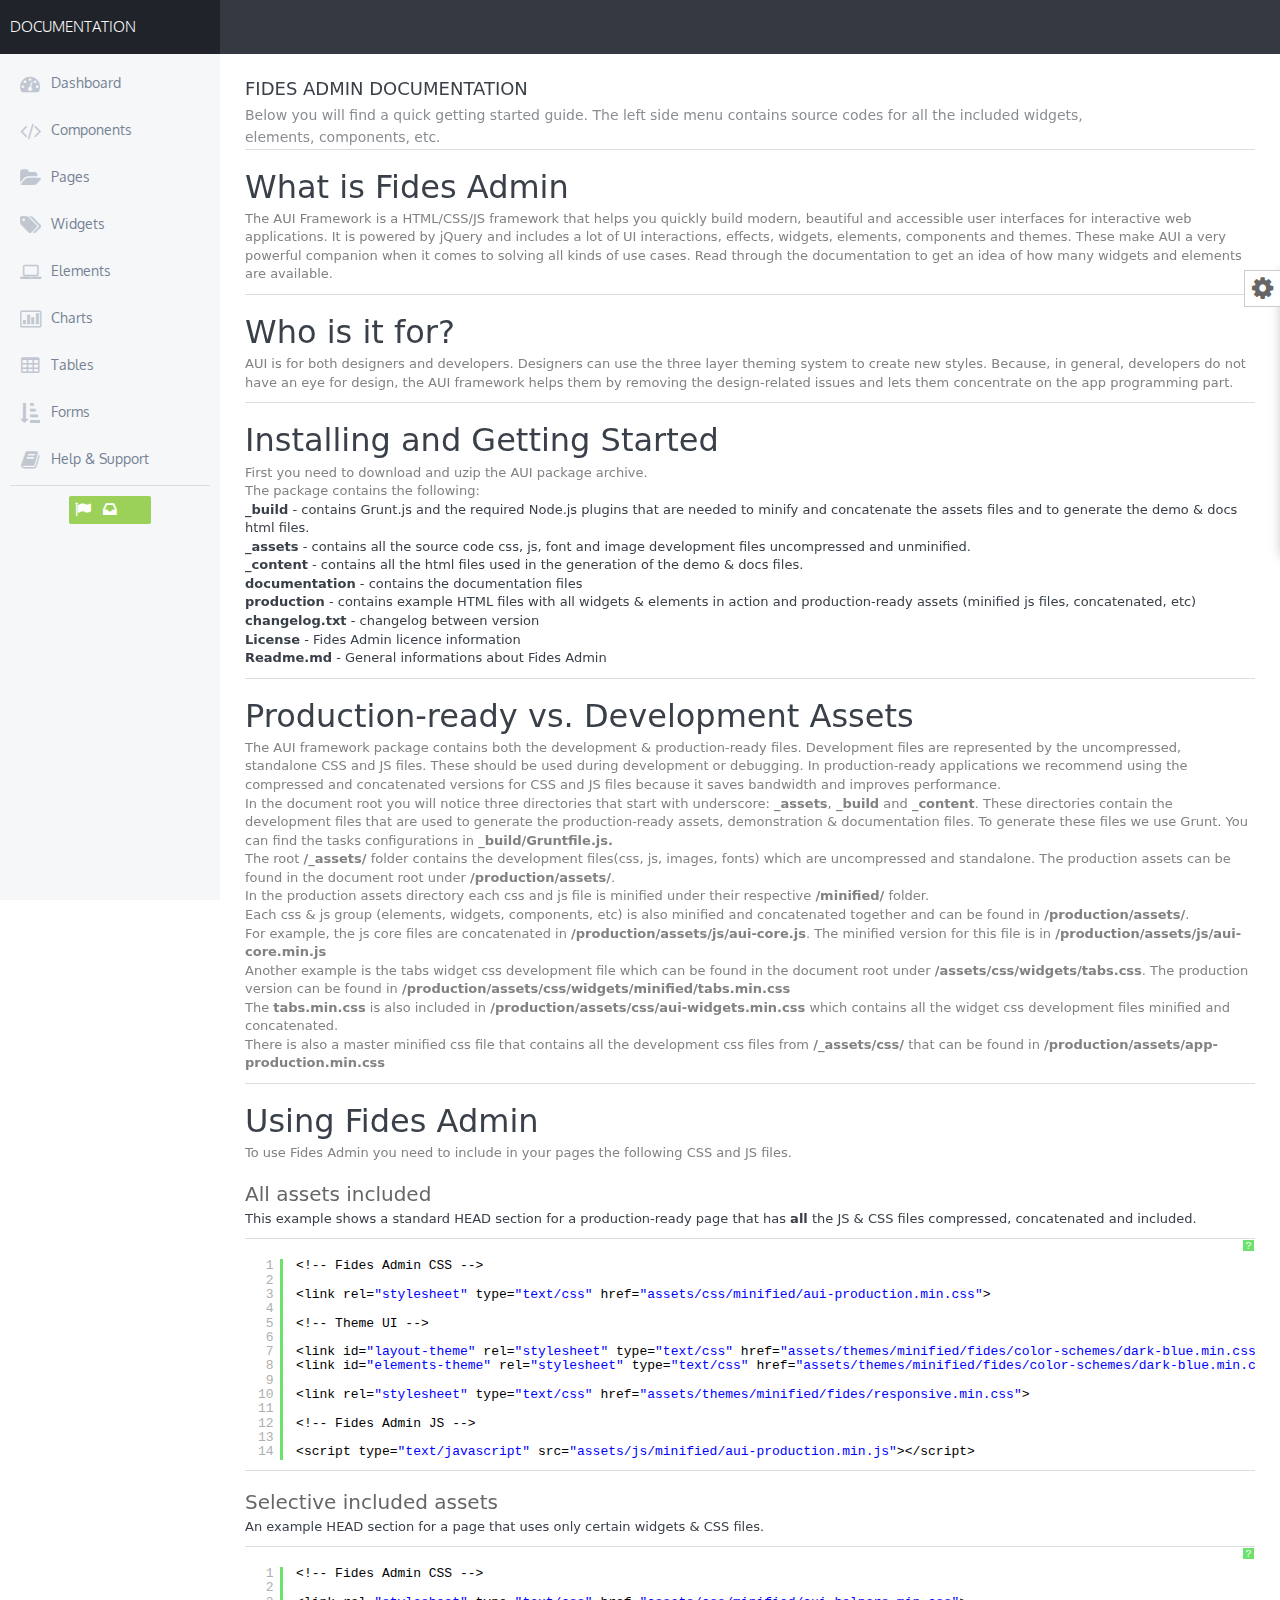
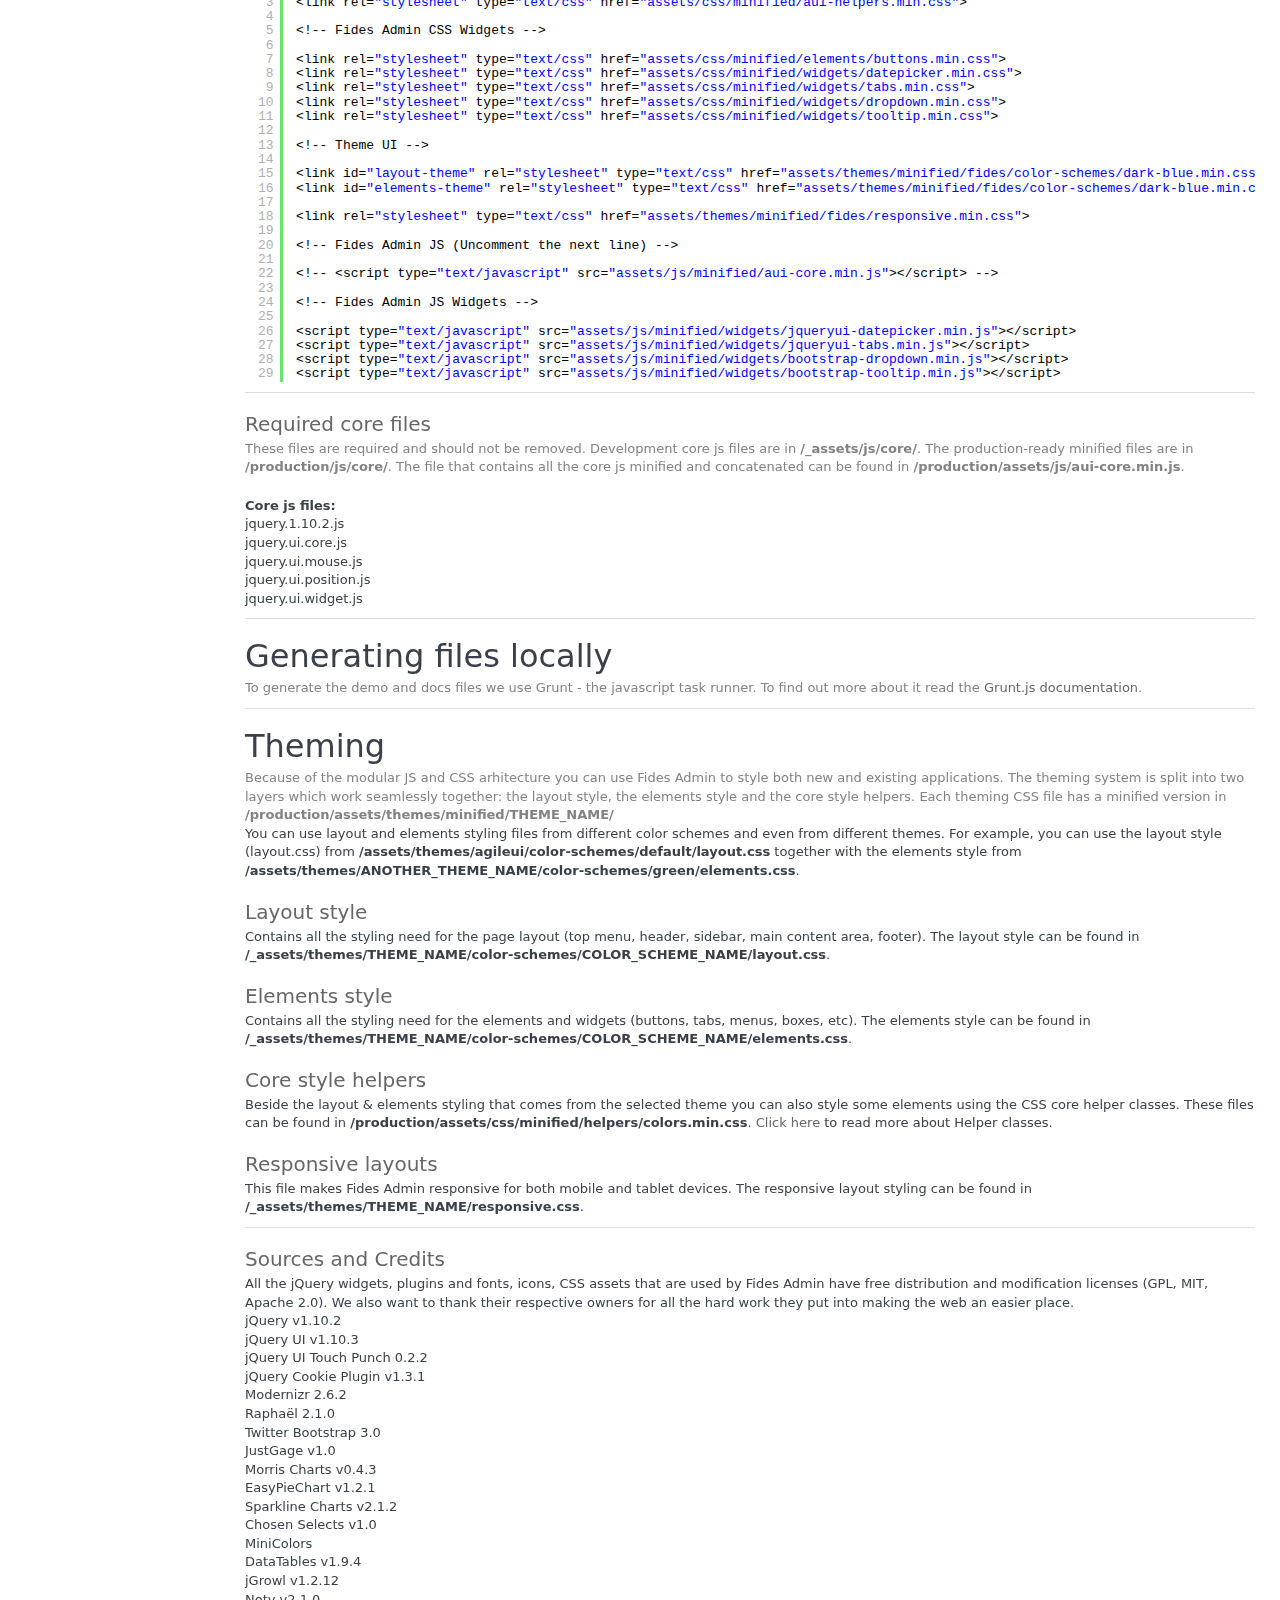
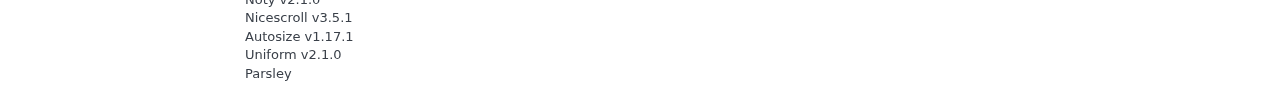
<file: WebRoot/manage/documentation/index.html>
<!-- AUI Documentation -->
<!DOCTYPE html>
    <html>
    <head>

        <meta charset="utf-8">
        <meta http-equiv="X-UA-Compatible" content="IE=edge,chrome=1">
        <title>Fides Admin</title>
        <meta name="description" content="">
        <meta name="viewport" content="width=device-width, initial-scale=1.0, maximum-scale=1.0, user-scalable=no">

        <!-- Favicons -->

        <link rel="apple-touch-icon-precomposed" sizes="144x144" href="assets/images/icons/apple-touch-icon-144-precomposed.png">
        <link rel="apple-touch-icon-precomposed" sizes="114x114" href="assets/images/icons/apple-touch-icon-114-precomposed.png">
        <link rel="apple-touch-icon-precomposed" sizes="72x72" href="assets/images/icons/apple-touch-icon-72-precomposed.png">
        <link rel="apple-touch-icon-precomposed" href="assets/images/icons/apple-touch-icon-57-precomposed.png">
        <link rel="shortcut icon" href="assets/images/icons/favicon.png">

        <!--[if lt IE 9]>
          <script src="assets/js/minified/core/html5shiv.min.js"></script>
          <script src="assets/js/minified/core/respond.min.js"></script>
        <![endif]-->

        <!-- Fides Admin CSS Core -->

        <link rel="stylesheet" type="text/css" href="assets/css/minified/aui-production.min.css">

        <!-- Theme UI -->

        <link id="layout-theme" rel="stylesheet" type="text/css" href="assets/themes/minified/fides/color-schemes/dark-blue.min.css">

        <!-- Fides Admin Responsive -->

        <link rel="stylesheet" type="text/css" href="assets/themes/minified/fides/common.min.css">
        <link rel="stylesheet" type="text/css" href="assets/themes/minified/fides/responsive.min.css">

        <!-- Fides Admin JS -->

        <script type="text/javascript" src="assets/js/minified/aui-production.min.js"></script>

        <script>
            jQuery(window).load(
                function(){

                    var wait_loading = window.setTimeout( function(){
                      $('#loading').slideUp('fast');
                      jQuery('body').css('overflow','auto');
                    },1000
                    );

                });
        </script>

        <script type="text/javascript" src="../_assets/syntax-highlighter/scripts/shCore.js"></script>
        <script type="text/javascript" src="../_assets/syntax-highlighter/scripts/shBrushPhp.js"></script>
        <link type="text/css" rel="stylesheet" href="../_assets/syntax-highlighter/styles/shCoreDefault.css">
        <script type="text/javascript">SyntaxHighlighter.all();</script>

    </head>
    <body>

        <div id="loading" class="ui-front loader ui-widget-overlay bg-white opacity-100">
            <img src="assets/images/loader-dark.gif" alt="">
        </div>

        <div id="page-wrapper">

            <div class="theme-customizer">
                <a href="javascript:;" class="change-theme-btn" title="Change theme">
                    <i class="glyph-icon icon-cog"></i>
                </a>
                <div class="theme-wrapper">

                    <div class="popover-title">Boxed layout options</div>
                    <div class="pad10A clearfix">
                        <a class="fluid-layout-btn hidden bg-blue-alt medium btn" href="javascript:;" title=""><span class="button-content">Full width layout</span></a>
                        <a class="boxed-layout-btn bg-blue-alt medium btn" href="javascript:;" title=""><span class="button-content">Boxed layout</span></a>
                    </div>
                    <div class="popover-title">Boxed backgrounds</div>
                    <div class="pad10A clearfix">
                        <a href="javascript:;" class="choose-bg" boxed-bg="#000" style="background: #000;" title=""></a>
                        <a href="javascript:;" class="choose-bg" boxed-bg="#333" style="background: #333;" title=""></a>
                        <a href="javascript:;" class="choose-bg" boxed-bg="#666" style="background: #666;" title=""></a>
                        <a href="javascript:;" class="choose-bg" boxed-bg="#888" style="background: #888;" title=""></a>
                        <a href="javascript:;" class="choose-bg" boxed-bg="#383d43" style="background: #383d43;" title=""></a>
                        <a href="javascript:;" class="choose-bg" boxed-bg="#fafafa" style="background: #fafafa; border: #ccc solid 1px;" title=""></a>
                        <a href="javascript:;" class="choose-bg" boxed-bg="#fff" style="background: #fff; border: #eee solid 1px;" title=""></a>
                    </div>
                    <div class="popover-title">Color schemes</div>
                    <div class="pad10A clearfix change-layout-theme">
                        <p class="font-gray-dark font-size-11 pad0B">More color schemes will be available soon!</p>
                        <div class="divider mrg10T mrg10B"></div>
                        <a href="javascript:;" class="choose-theme" layout-theme="dark-blue" title="">
                            <span style="background: #2381E9;"></span>
                        </a>
                        <a href="javascript:;" class="choose-theme opacity-30 mrg15R" layout-theme="white-blue" title="">
                            <span style="background: #2381E9;"></span>
                        </a>
                        <a href="javascript:;" class="choose-theme" layout-theme="dark-green" title="D">
                            <span style="background: #78CE12;"></span>
                        </a>
                        <a href="javascript:;" class="choose-theme opacity-30 mrg15R" layout-theme="white-green" title="D">
                            <span style="background: #78CE12;"></span>
                        </a>
                        <a href="javascript:;" class="choose-theme" layout-theme="dark-orange" title="">
                            <span style="background: #FF6041;"></span>
                        </a>
                        <a href="javascript:;" class="choose-theme opacity-30 mrg15R" layout-theme="white-orange" title="">
                            <span style="background: #FF6041;"></span>
                        </a>
                    </div>

                </div>
            </div>

            <div id="page-header" class="clearfix">
                <div id="header-logo">Documentation</div>
                <div class="hide" id="black-modal-60" title="Modal window example">
                    <div class="pad20A">

                        <div class="infobox notice-bg">
                            <div class="bg-azure large btn info-icon">
                                <i class="glyph-icon icon-bullhorn"></i>
                            </div>
                            <h4 class="infobox-title">Modal windows</h4>
                            <p>Thanks to the solid modular Fides Admin arhitecture, modal windows customizations are very flexible and easy to apply.</p>
                        </div>

                        <h4 class="heading-1 mrg20T clearfix">
                            <div class="heading-content" style="width: auto;">
                                Icons
                                <small>
                                    All icons across the Fides Admin Framework use FontAwesome icons.
                                </small>
                            </div>
                            <div class="clear"></div>
                            <div class="divider"></div>
                        </h4>

                        <a class="btn medium radius-all-4 mrg5A ui-state-default tooltip-button" title="icon-compass" href="../icon/compass"><i class="glyph-icon icon-compass"></i></a>

                        <a class="btn medium radius-all-4 mrg5A ui-state-default tooltip-button" title="icon-collapse" href="../icon/collapse"><i class="glyph-icon icon-collapse"></i></a>

                        <a class="btn medium radius-all-4 mrg5A ui-state-default tooltip-button" title="icon-collapse-top" href="../icon/collapse-top"><i class="glyph-icon icon-collapse-top"></i></a>

                        <a class="btn medium radius-all-4 mrg5A ui-state-default tooltip-button" title="icon-expand" href="../icon/expand"><i class="glyph-icon icon-expand"></i></a>

                        <a class="btn medium radius-all-4 mrg5A ui-state-default tooltip-button" title="icon-eur" href="../icon/eur"><i class="glyph-icon icon-eur"></i></a>

                        <a class="btn medium radius-all-4 mrg5A ui-state-default tooltip-button" title="icon-euro" href="../icon/eur"><i class="glyph-icon icon-euro"></i></a>

                        <a class="btn medium radius-all-4 mrg5A ui-state-default tooltip-button" title="icon-gbp" href="javascript:;"><i class="glyph-icon icon-gbp"></i></a>

                        <a class="btn medium radius-all-4 mrg5A ui-state-default tooltip-button" title="icon-usd" href="javascript:;"><i class="glyph-icon icon-usd"></i></a>

                        <a class="btn medium radius-all-4 mrg5A ui-state-default tooltip-button" title="icon-dollar" href="javascript:;"><i class="glyph-icon icon-dollar"></i></a>

                        <a class="btn medium radius-all-4 mrg5A ui-state-default tooltip-button" title="icon-inr" href="javascript:;"><i class="glyph-icon icon-inr"></i></a>

                        <a class="btn medium radius-all-4 mrg5A ui-state-default tooltip-button" title="icon-rupee" href="javascript:;"><i class="glyph-icon icon-rupee"></i></a>

                        <a class="btn medium radius-all-4 mrg5A ui-state-default tooltip-button" title="icon-jpy" href="javascript:;"><i class="glyph-icon icon-jpy"></i></a>

                        <a class="btn medium radius-all-4 mrg5A ui-state-default tooltip-button" title="icon-yen" href="javascript:;"><i class="glyph-icon icon-yen"></i></a>

                        <a class="btn medium radius-all-4 mrg5A ui-state-default tooltip-button" title="icon-cny" href="javascript:;"><i class="glyph-icon icon-cny"></i></a>

                        <a class="btn medium radius-all-4 mrg5A ui-state-default tooltip-button" title="icon-renminbi" href="javascript:;"><i class="glyph-icon icon-renminbi"></i></a>

                        <a class="btn medium radius-all-4 mrg5A ui-state-default tooltip-button" title="icon-krw" href="javascript:;"><i class="glyph-icon icon-krw"></i></a>

                        <a class="btn medium radius-all-4 mrg5A ui-state-default tooltip-button" title="icon-won" href="javascript:;"><i class="glyph-icon icon-won"></i></a>

                        <a class="btn medium radius-all-4 mrg5A ui-state-default tooltip-button" title="icon-btc" href="javascript:;"><i class="glyph-icon icon-btc"></i></a>

                        <a class="btn medium radius-all-4 mrg5A ui-state-default tooltip-button" title="icon-bitcoin" href="javascript:;"><i class="glyph-icon icon-bitcoin"></i></a>

                        <a class="btn medium radius-all-4 mrg5A ui-state-default tooltip-button" title="icon-file" href="javascript:;"><i class="glyph-icon icon-file"></i></a>

                        <a class="btn medium radius-all-4 mrg5A ui-state-default tooltip-button" title="icon-file-text" href="javascript:;"><i class="glyph-icon icon-file-text"></i></a>

                        <a class="btn medium radius-all-4 mrg5A ui-state-default tooltip-button" title="icon-sort-by-alphabet" href="javascript:;"><i class="glyph-icon icon-sort-by-alphabet"></i></a>

                        <a class="btn medium radius-all-4 mrg5A ui-state-default tooltip-button" title="icon-sort-by-alphabet-al" href="javascript:;"><i class="glyph-icon icon-sort-by-alphabet-alt"></i>t</a>

                        <a class="btn medium radius-all-4 mrg5A ui-state-default tooltip-button" title="icon-sort-by-attributes" href="javascript:;"><i class="glyph-icon icon-sort-by-attributes"></i></a>

                        <a class="btn medium radius-all-4 mrg5A ui-state-default tooltip-button" title="icon-sort-by-attribu" href="javascript:;"><i class="glyph-icon icon-sort-by-attributes-alt"></i></a>

                        <a class="btn medium radius-all-4 mrg5A ui-state-default tooltip-button" title="icon-sort-by-order" href="javascript:;"><i class="glyph-icon icon-sort-by-order"></i></a>

                        <a class="btn medium radius-all-4 mrg5A ui-state-default tooltip-button" title="icon-sort-by-order-alt" href="javascript:;"><i class="glyph-icon icon-sort-by-order-alt"></i></a>

                        <a class="btn medium radius-all-4 mrg5A ui-state-default tooltip-button" title="icon-thumbs-up" href="javascript:;"><i class="glyph-icon icon-thumbs-up"></i></a>

                        <a class="btn medium radius-all-4 mrg5A ui-state-default tooltip-button" title="icon-thumbs-down" href="javascript:;"><i class="glyph-icon icon-thumbs-down"></i></a>

                    </div>
                </div>

                <div class="hide" id="white-modal-80" title="Dialog with tabs">
                    <div class="tabs pad15A remove-border opacity-80">
                        <ul class="opacity-80">
                            <li><a href="#example-tabs-1">First</a></li>
                            <li><a href="#example-tabs-2">Second</a></li>
                            <li><a href="#example-tabs-3">Third</a></li>
                        </ul>
                        <div id="example-tabs-1">
                            <p>Lorem ipsum dolor sit amet, consectetur adipisicing elit, sed do eiusmod tempor incididunt ut labore et dolore magna aliqua. Ut enim ad minim veniam, quis nostrud exercitation ullamco laboris nisi ut aliquip ex ea commodo consequat.
                            </p>
                            <p>Nam dui erat, auctor a, dignissim quis, sollicitudin eu, felis. Pellentesque nisi urna, interdum eget, sagittis et, consequat vestibulum, lacus. Mauris porttitor ullamcorper augue.
                            </p>
                        </div>
                        <div id="example-tabs-2">
                            <p>Phasellus mattis tincidunt nibh. Cras orci urna, blandit id, pretium vel, aliquet ornare, felis. Maecenas scelerisque sem non nisl. Fusce sed lorem in enim dictum bibendum.
                            </p>
                            <p>Nam dui erat, auctor a, dignissim quis, sollicitudin eu, felis. Pellentesque nisi urna, interdum eget, sagittis et, consequat vestibulum, lacus. Mauris porttitor ullamcorper augue.
                            </p>
                        </div>
                        <div id="example-tabs-3">
                            <p>Nam dui erat, auctor a, dignissim quis, sollicitudin eu, felis. Pellentesque nisi urna, interdum eget, sagittis et, consequat vestibulum, lacus. Mauris porttitor ullamcorper augue.
                            </p>
                            <p>Nam dui erat, auctor a, dignissim quis, sollicitudin eu, felis. Pellentesque nisi urna, interdum eget, sagittis et, consequat vestibulum, lacus. Mauris porttitor ullamcorper augue.
                            </p>
                        </div>
                    </div>
                    <div class="pad10A">
                        <div class="infobox success-bg radius-all-4">
                            <p>Sed ut perspiciatis unde omnis iste natus error sit voluptatem accusantium doloremque laudantium, totam rem aperiam, eaque</p>
                        </div>
                    </div>
                    <div class="ui-dialog-buttonpane clearfix">

                        <a href="dropdown_menus.html" class="btn medium float-left bg-azure">
                            <span class="button-content text-transform-upr font-size-11">Dropdown menus</span>
                        </a>
                        <div class="button-group float-right">
                            <a href="buttons.html" class="btn medium bg-black" title="View more buttons examples">
                                <i class="glyph-icon icon-star"></i>
                            </a>
                            <a href="buttons.html" class="btn medium bg-black" title="View more buttons examples">
                                <i class="glyph-icon icon-random"></i>
                            </a>
                            <a href="buttons.html" class="btn medium bg-black" title="View more buttons examples">
                                <i class="glyph-icon icon-map-marker"></i>
                            </a>
                        </div>
                        <a href="javascript:;" class="medium btn bg-blue-alt float-right mrg10R tooltip-button" data-placement="left" title="Remove comment">
                            <i class="glyph-icon icon-plus"></i>
                        </a>

                    </div>
                </div>
                
                
                <div class="top-icon-bar">
                    
                    
                    
                    
                </div>

            </div><!-- #page-header -->

            <div id="page-sidebar" class="scrollable-content">

                <div id="sidebar-menu">
                    <ul>
                        <li>
                            <a href="index.html" title="Dashboard">
                                <i class="glyph-icon icon-dashboard"></i>
                                Dashboard
                            </a>
                        </li>
                        <li>
                            <a href="javascript:;" title="Components">
                                <i class="glyph-icon icon-code"></i>
                                Components
                            </a>
                            <ul>
                                <li>
                                    <a href="dashboard_panels.html" title="Dashboard panels">
                                        <i class="glyph-icon icon-chevron-right"></i>
                                        Dashboard panels
                                    </a>
                                </li>
                                <li>
                                    <a href="social_boxes.html" title="Social boxes">
                                        <i class="glyph-icon icon-chevron-right"></i>
                                        Social boxes
                                    </a>
                                </li>
                                <li>
                                    <a href="information_boxes.html" title="Information boxes">
                                        <i class="glyph-icon icon-chevron-right"></i>
                                        Information boxes
                                    </a>
                                </li>
                                <li>
                                    <a href="chat.html" title="Chat">
                                        <i class="glyph-icon icon-chevron-right"></i>
                                        Chat
                                    </a>
                                </li>
                                <li>
                                    <a href="notifications.html" title="Notifications">
                                        <i class="glyph-icon icon-chevron-right"></i>
                                        Notifications
                                    </a>
                                </li>
                                <li>
                                    <a href="messaging.html" title="Messaging">
                                        <i class="glyph-icon icon-chevron-right"></i>
                                        Messaging
                                    </a>
                                </li>
                                <li>
                                    <a href="progress_bars.html" title="Progress">
                                        <i class="glyph-icon icon-chevron-right"></i>
                                        Progress
                                    </a>
                                </li>
                            </ul>
                        </li>
                        <li>
                            <a href="javascript:;" title="Pages">
                                <i class="glyph-icon icon-folder-open"></i>
                                Pages
                            </a>
                            <ul>
                                <li>
                                    <a href="grid.html" title="Grid Layouts">
                                        <i class="glyph-icon icon-chevron-right"></i>
                                        Grid Layouts
                                    </a>
                                </li>
                                <li>
                                    <a href="helper_classes.html" title="Helpers">
                                        <i class="glyph-icon icon-chevron-right"></i>
                                        Helpers
                                    </a>
                                </li>
                                <li>
                                    <a href="login.html" title="Login">
                                        <i class="glyph-icon icon-chevron-right"></i>
                                        Login example 1
                                    </a>
                                </li>
                                <li>
                                    <a href="login-alt.html" title="Login">
                                        <i class="glyph-icon icon-chevron-right"></i>
                                        Login example 2
                                    </a>
                                </li>
                            </ul>
                        </li>
                        <li>
                            <a href="javascript:;" title="Widgets">
                                <i class="glyph-icon icon-tags"></i>
                                Widgets
                            </a>
                            <ul>
                                <li>
                                    <a href="tabs.html" title="Tabs">
                                        <i class="glyph-icon icon-chevron-right"></i>
                                        Tabs
                                    </a>
                                </li>
                                <li>
                                    <a href="accordions.html" title="Accordions">
                                        <i class="glyph-icon icon-chevron-right"></i>
                                        Accordions
                                    </a>
                                </li>
                                <li>
                                    <a href="datepicker.html" title="Datepicker">
                                        <i class="glyph-icon icon-chevron-right"></i>
                                        Datepicker
                                    </a>
                                </li>
                                <li>
                                    <a href="timepicker.html" title="Timepicker">
                                        <i class="glyph-icon icon-chevron-right"></i>
                                        Timepicker
                                    </a>
                                </li>
                                <li>
                                    <a href="colorpicker.html" title="Colorpicker">
                                        <i class="glyph-icon icon-chevron-right"></i>
                                        Colorpicker
                                    </a>
                                </li>
                                <li>
                                    <a href="slider.html" title="Sliders">
                                        <i class="glyph-icon icon-chevron-right"></i>
                                        Sliders
                                    </a>
                                </li>
                                <li>
                                    <a href="jgrowl_notifications.html" title="JGrowl Notifications">
                                        <i class="glyph-icon icon-chevron-right"></i>
                                        JGrowl Notifications
                                    </a>
                                </li>
                                <li>
                                    <a href="noty_notifications.html" title="Noty Notifications">
                                        <i class="glyph-icon icon-chevron-right"></i>
                                        Noty Notifications
                                    </a>
                                </li>
                                <li>
                                    <a href="modal_windows.html" title="Modal Windows">
                                        <i class="glyph-icon icon-chevron-right"></i>
                                        Modal Windows
                                    </a>
                                </li>
                                <li>
                                    <a href="tooltips.html" title="Tooltips">
                                        <i class="glyph-icon icon-chevron-right"></i>
                                        Tooltips
                                    </a>
                                </li>
                                <li>
                                    <a href="popovers.html" title="Popovers">
                                        <i class="glyph-icon icon-chevron-right"></i>
                                        Popovers
                                    </a>
                                </li>
                                <li>
                                    <a href="sortable.html" title="Sortable Elements">
                                        <i class="glyph-icon icon-chevron-right"></i>
                                        Sortable Elements
                                    </a>
                                </li>
                                <li>
                                    <a href="dropdown_menus.html" title="Dropdown Menus">
                                        <i class="glyph-icon icon-chevron-right"></i>
                                        Dropdown Menus
                                    </a>
                                </li>
                            </ul>
                        </li>
                        <li>
                            <a href="javascript:;" title="Elements">
                                <i class="glyph-icon icon-laptop"></i>
                                Elements
                            </a>
                            <ul>
                                <li>
                                    <a href="content_boxes.html" title="Content Boxes">
                                        <i class="glyph-icon icon-chevron-right"></i>
                                        Content Boxes
                                    </a>
                                </li>
                                <li>
                                    <a href="response_messages.html" title="Response Messages">
                                        <i class="glyph-icon icon-chevron-right"></i>
                                        Response Messages
                                    </a>
                                </li>
                                <li>
                                    <a href="badges.html" title="Badges &amp; Labels">
                                        <i class="glyph-icon icon-chevron-right"></i>
                                        Badges &amp; Labels
                                    </a>
                                </li>
                                <li>
                                    <a href="overlays.html" title="Overlays">
                                        <i class="glyph-icon icon-chevron-right"></i>
                                        Overlays
                                    </a>
                                </li>
                                <li>
                                    <a href="navigation_menus.html" title="Navigation Menus">
                                        <i class="glyph-icon icon-chevron-right"></i>
                                        Navigation Menus
                                    </a>
                                </li>
                                <li>
                                    <a href="icons.html" title="Icons">
                                        <i class="glyph-icon icon-chevron-right"></i>
                                        Icons
                                    </a>
                                </li>
                                <li>
                                    <a href="buttons.html" title="Buttons">
                                        <i class="glyph-icon icon-chevron-right"></i>
                                        Buttons
                                    </a>
                                </li>
                                <li>
                                    <a href="pagination.html" title="Pagination">
                                        <i class="glyph-icon icon-chevron-right"></i>
                                        Pagination
                                    </a>
                                </li>
                                <li>
                                    <a href="typography.html" title="Typography">
                                        <i class="glyph-icon icon-chevron-right"></i>
                                        Typography
                                    </a>
                                </li>
                                <li>
                                    <a href="animations.html" title="Animations">
                                        <i class="glyph-icon icon-chevron-right"></i>
                                        Animations
                                    </a>
                                </li>
                            </ul>
                        </li>
                        <li>
                            <a href="javascript:;" title="Charts">
                                <i class="glyph-icon icon-bar-chart-o"></i>
                                Charts
                            </a>
                            <ul>
                                <li>
                                    <a href="charts_piegauges.html" title="Pie Gauges">
                                        <i class="glyph-icon icon-chevron-right"></i>
                                        Pie Gauges
                                    </a>
                                </li>
                                <li>
                                    <a href="charts_justgage.html" title="JustGage">
                                        <i class="glyph-icon icon-chevron-right"></i>
                                        JustGage
                                    </a>
                                </li>
                                <li>
                                    <a href="charts_sparklines.html" title="Sparklines">
                                        <i class="glyph-icon icon-chevron-right"></i>
                                        Sparklines
                                    </a>
                                </li>
                                <li>
                                    <a href="charts_morris.html" title="Morris Charts">
                                        <i class="glyph-icon icon-chevron-right"></i>
                                        Morris Charts
                                    </a>
                                </li>
                            </ul>
                        </li>
                        <li>
                            <a href="javascript:;" title="Tables">
                                <i class="glyph-icon icon-table"></i>
                                Tables
                            </a>
                            <ul>
                                <li>
                                    <a href="tables.html" title="Normal tables">
                                        <i class="glyph-icon icon-chevron-right"></i>
                                        Normal tables
                                    </a>
                                </li>
                                <li>
                                    <a href="tables_dynamic.html" title="Dynamic tables">
                                        <i class="glyph-icon icon-chevron-right"></i>
                                        Dynamic tables
                                    </a>
                                </li>
                            </ul>
                        </li>
                        <li>
                            <a href="javascript:;" title="Forms">
                                <i class="glyph-icon icon-sort-amount-asc"></i>
                                Forms
                            </a>
                            <ul>
                                <li>
                                    <a href="forms.html" title="Layouts &amp; Elements">
                                        <i class="glyph-icon icon-chevron-right"></i>
                                        Layouts &amp; Elements
                                    </a>
                                </li>
                                <li>
                                    <a href="forms_validation.html" title="Forms validation">
                                        <i class="glyph-icon icon-chevron-right"></i>
                                        Forms validation
                                    </a>
                                </li>
                            </ul>
                        </li>
                        <li>
                            <a href="javascript:;" title="Help &amp; Support">
                                <i class="glyph-icon icon-book"></i>
                                Help &amp; Support
                            </a>
                            <ul>
                                <li>
                                    <a href="docs.html" title="Getting started guide">
                                        <i class="glyph-icon icon-chevron-right"></i>
                                        Getting started guide
                                    </a>
                                </li>
                                <li>
                                    <a href="http://agileui.com/support-forums" title="Support forums">
                                        <i class="glyph-icon icon-chevron-right"></i>
                                        Support forums
                                    </a>
                                </li>

                            </ul>
                        </li>
                    </ul>
                    <div class="divider mrg5T mobile-hidden"></div>
                    <div class="text-center mobile-hidden">
                        <div class="button-group display-inline">
                            <a href="javascript:;" class="btn medium bg-green tooltip-button" data-placement="top" title="Messages">
                                <i class="glyph-icon icon-flag"></i>
                            </a>
                            <a href="javascript:;" class="btn medium bg-green tooltip-button" data-placement="top" title="Mailbox">
                                <i class="glyph-icon icon-inbox"></i>
                            </a>
                            <a href="javascript:;" class="btn medium bg-green tooltip-button" data-placement="top" title="Content">
                                <i class="glyph-icon icon-hdd"></i>
                            </a>
                        </div>

                    </div>
                </div>

            </div><!-- #page-sidebar -->
            <div id="page-content-wrapper" style="padding: 25px;">

<h4 class="heading-1 clearfix">
    <div class="heading-content">
        Fides Admin Documentation
        <small>
            Below you will find a quick getting started guide. The left side menu contains source codes for all the included widgets, elements, components, etc.
        </small>
    </div>
    <div class="clear"></div>
    <div class="divider"></div>
</h4>

<h2>What is Fides Admin</h2>
<p class="font-gray-dark">The AUI Framework is a HTML/CSS/JS framework that helps you quickly build modern, beautiful and accessible user interfaces for interactive web applications. It is powered by jQuery and includes a lot of UI interactions, effects, widgets, elements, components and themes. These make AUI a very powerful companion when it comes to solving all kinds of use cases. Read through the documentation to get an idea of how many widgets and elements are available. </p>

<div class="divider"></div>

<h2>Who is it for?</h2>
<p class="font-gray-dark">AUI is for both designers and developers. Designers can use the three layer theming system to create new styles. Because, in general, developers do not have an eye for design, the AUI framework helps them by removing the design-related issues and lets them concentrate on the app programming part.</p>

<div class="divider"></div>

<h2>Installing and Getting Started</h2>
<p class="font-gray-dark">First you need to download and uzip the AUI package archive.</p>
<p class="font-gray-dark">The package contains the following:</p>
<ul>
    <li><b>_build</b> - contains Grunt.js and the required Node.js plugins that are needed to minify and concatenate the assets files and to generate the demo &amp; docs html files.</li>
    <li><b>_assets</b> - contains all the source code css, js, font and image development files uncompressed and unminified.</li>
    <li><b>_content</b> - contains all the html files used in the generation of the demo &amp; docs files.</li>
    <li><b>documentation</b> - contains the documentation files</li>
    <li><b>production</b> - contains example HTML files with all widgets &amp; elements in action and production-ready assets (minified js files, concatenated, etc)</li>
    <li><b>changelog.txt</b> - changelog between version</li>
    <li><b>License</b> - Fides Admin licence information</li>
    <li><b>Readme.md</b> - General informations about Fides Admin</li>
</ul>

<div class="divider"></div>

<h2>Production-ready vs. Development Assets</h2>
<p class="font-gray-dark">The AUI framework package contains both the development &amp; production-ready files. Development files are represented by the uncompressed, standalone CSS and JS files. These should be used during development or debugging. In production-ready applications we recommend using the compressed and concatenated versions for CSS and JS files because it saves bandwidth and improves performance.</p>
<p class="font-gray-dark">In the document root you will notice three directories that start with underscore: <b>_assets</b>, <b>_build</b> and <b>_content</b>. These directories contain the development files that are used to generate the production-ready assets, demonstration &amp; documentation files. To generate these files we use Grunt. You can find the tasks configurations in <b>_build/Gruntfile.js.</b></p>

<p class="font-gray-dark">The root <b>/_assets/</b> folder contains the development files(css, js, images, fonts) which are uncompressed and standalone. The production assets can be found in the document root under <b>/production/assets/</b>.</p>
<p class="font-gray-dark">In the production assets directory each css and js file is minified under their respective <b>/minified/</b> folder.</p>
<p class="font-gray-dark">Each css &amp; js group (elements, widgets, components, etc) is also minified and concatenated together and can be found in <b>/production/assets/</b>.</p>
<p class="font-gray-dark">For example, the js core files are concatenated in <b>/production/assets/js/aui-core.js</b>. The minified version for this file is in <b>/production/assets/js/aui-core.min.js</b></p>
<p class="font-gray-dark">Another example is the tabs widget css development file which can be found in the document root under <b>/assets/css/widgets/tabs.css</b>. The production version can be found in <b>/production/assets/css/widgets/minified/tabs.min.css</b></p>
<p class="font-gray-dark">The <b>tabs.min.css</b> is also included in <b>/production/assets/css/aui-widgets.min.css</b> which contains all the widget css development files minified and concatenated.</p>
<p class="font-gray-dark">There is also a master minified css file that contains all the development css files from <b>/_assets/css/</b> that can be found in <b>/production/assets/app-production.min.css</b></p>

<div class="divider"></div>

<h2>Using Fides Admin</h2>
<p class="font-gray-dark">To use Fides Admin you need to include in your pages the following CSS and JS files.

<h3>All assets included</h3>
</p><p>This example shows a standard HEAD section for a production-ready page that has <b>all</b> the JS &amp; CSS files compressed, concatenated and included.</p>

<pre class="brush: php;">
    <!-- Fides Admin CSS -->

    <link rel="stylesheet" type="text/css" href="assets/css/minified/aui-production.min.css">

    <!-- Theme UI -->

    <link id="layout-theme" rel="stylesheet" type="text/css" href="assets/themes/minified/fides/color-schemes/dark-blue.min.css">
    <link id="elements-theme" rel="stylesheet" type="text/css" href="assets/themes/minified/fides/color-schemes/dark-blue.min.css">

    <link rel="stylesheet" type="text/css" href="assets/themes/minified/fides/responsive.min.css">

    <!-- Fides Admin JS -->

    <script type="text/javascript" src="assets/js/minified/aui-production.min.js"></script>

</pre>

<div class="divider"></div>

<h3>Selective included assets</h3>
<p>An example HEAD section for a page that uses only certain widgets &amp; CSS files.</p>

<pre class="brush: php;">

    <!-- Fides Admin CSS -->

    <link rel="stylesheet" type="text/css" href="assets/css/minified/aui-helpers.min.css">

    <!-- Fides Admin CSS Widgets -->

    <link rel="stylesheet" type="text/css" href="assets/css/minified/elements/buttons.min.css">
    <link rel="stylesheet" type="text/css" href="assets/css/minified/widgets/datepicker.min.css">
    <link rel="stylesheet" type="text/css" href="assets/css/minified/widgets/tabs.min.css">
    <link rel="stylesheet" type="text/css" href="assets/css/minified/widgets/dropdown.min.css">
    <link rel="stylesheet" type="text/css" href="assets/css/minified/widgets/tooltip.min.css">

    <!-- Theme UI -->

    <link id="layout-theme" rel="stylesheet" type="text/css" href="assets/themes/minified/fides/color-schemes/dark-blue.min.css">
    <link id="elements-theme" rel="stylesheet" type="text/css" href="assets/themes/minified/fides/color-schemes/dark-blue.min.css">

    <link rel="stylesheet" type="text/css" href="assets/themes/minified/fides/responsive.min.css">

    <!-- Fides Admin JS (Uncomment the next line) -->

    <!-- <script type="text/javascript" src="assets/js/minified/aui-core.min.js"></script> -->

    <!-- Fides Admin JS Widgets -->

    <script type="text/javascript" src="assets/js/minified/widgets/jqueryui-datepicker.min.js"></script>
    <script type="text/javascript" src="assets/js/minified/widgets/jqueryui-tabs.min.js"></script>
    <script type="text/javascript" src="assets/js/minified/widgets/bootstrap-dropdown.min.js"></script>
    <script type="text/javascript" src="assets/js/minified/widgets/bootstrap-tooltip.min.js"></script>

</pre>

<div class="divider"></div>

<h3>Required core files</h3>
<p class="font-gray-dark">These files are required and should not be removed. Development core js files are in <b>/_assets/js/core/</b>. The production-ready minified files are in <b>/production/js/core/</b>. The file that contains all the core js minified and concatenated can be found in <b>/production/assets/js/aui-core.min.js</b>.</p>

<b>Core js files:</b>
<ul>
    <li>jquery.1.10.2.js</li>
    <li>jquery.ui.core.js</li>
    <li>jquery.ui.mouse.js</li>
    <li>jquery.ui.position.js</li>
    <li>jquery.ui.widget.js</li>
</ul>

<div class="divider"></div>

<h2>Generating files locally</h2>
<p class="font-gray-dark">To generate the demo and docs files we use Grunt - the javascript task runner. To find out more about it read the <a href="http://gruntjs.com/getting-started" target="_blank" title="Grunt.js documentation">Grunt.js documentation</a>.</p>

<div class="divider"></div>

<h2>Theming</h2>
<p class="font-gray-dark">Because of the modular JS and CSS arhitecture you can use Fides Admin to style both new and existing applications. The theming system is split into two layers which work seamlessly together: the layout style, the elements style and the core style helpers. Each theming CSS file has a minified version in <b>/production/assets/themes/minified/THEME_NAME/</b></p>

<p>You can use layout and elements styling files from different color schemes and even from different themes. For example, you can use the layout style (layout.css) from <b>/assets/themes/agileui/color-schemes/default/layout.css</b> together with the elements style from <b>/assets/themes/ANOTHER_THEME_NAME/color-schemes/green/elements.css</b>.

<h3>Layout style</h3>
</p><p>Contains all the styling need for the page layout (top menu, header, sidebar, main content area, footer). The layout style can be found in <b>/_assets/themes/THEME_NAME/color-schemes/COLOR_SCHEME_NAME/layout.css</b>.</p>

<h3>Elements style</h3>
<p>Contains all the styling need for the elements and widgets (buttons, tabs, menus, boxes, etc). The elements style can be found in <b>/_assets/themes/THEME_NAME/color-schemes/COLOR_SCHEME_NAME/elements.css</b>. </p>

<h3>Core style helpers</h3>
<p>Beside the layout &amp; elements styling that comes from the selected theme you can also style some elements using the CSS core helper classes. These files can be found in <b>/production/assets/css/minified/helpers/colors.min.css</b>. <a href="/documentation/helper_classes.html" target="_blank" title="Helper classes documentation">Click here</a> to read more about Helper classes.</p>

<h3>Responsive layouts</h3>
<p>This file makes Fides Admin responsive for both mobile and tablet devices. The responsive layout styling can be found in <b>/_assets/themes/THEME_NAME/responsive.css</b>.</p>

<div class="divider"></div>

<h3>Sources and Credits</h3>
<p>All the jQuery widgets, plugins and fonts, icons, CSS assets that are used by Fides Admin have free distribution and modification licenses (GPL, MIT, Apache 2.0). We also want to thank their respective owners for all the hard work they put into making the web an easier place.</p>
<ul>
    <li>jQuery v1.10.2</li>
    <li>jQuery UI v1.10.3</li>
    <li>jQuery UI Touch Punch 0.2.2</li>
    <li>jQuery Cookie Plugin v1.3.1</li>
    <li>Modernizr 2.6.2</li>
    <li>Raphaël 2.1.0</li>
    <li>Twitter Bootstrap 3.0</li>
    <li>JustGage v1.0</li>
    <li>Morris Charts v0.4.3</li>
    <li>EasyPieChart v1.2.1</li>
    <li>Sparkline Charts v2.1.2 </li>
    <li>Chosen Selects v1.0</li>
    <li>MiniColors</li>
    <li>DataTables v1.9.4</li>
    <li>jGrowl v1.2.12</li>
    <li>Noty v2.1.0</li>
    <li>Nicescroll v3.5.1</li>
    <li>Autosize v1.17.1</li>
    <li>Uniform v2.1.0</li>
    <li>Parsley</li>
</ul>


                	</div><!-- #page-content -->
            </div><!-- #page-main -->
        <!-- #page-wrapper -->

    </body>
</html>
</file>
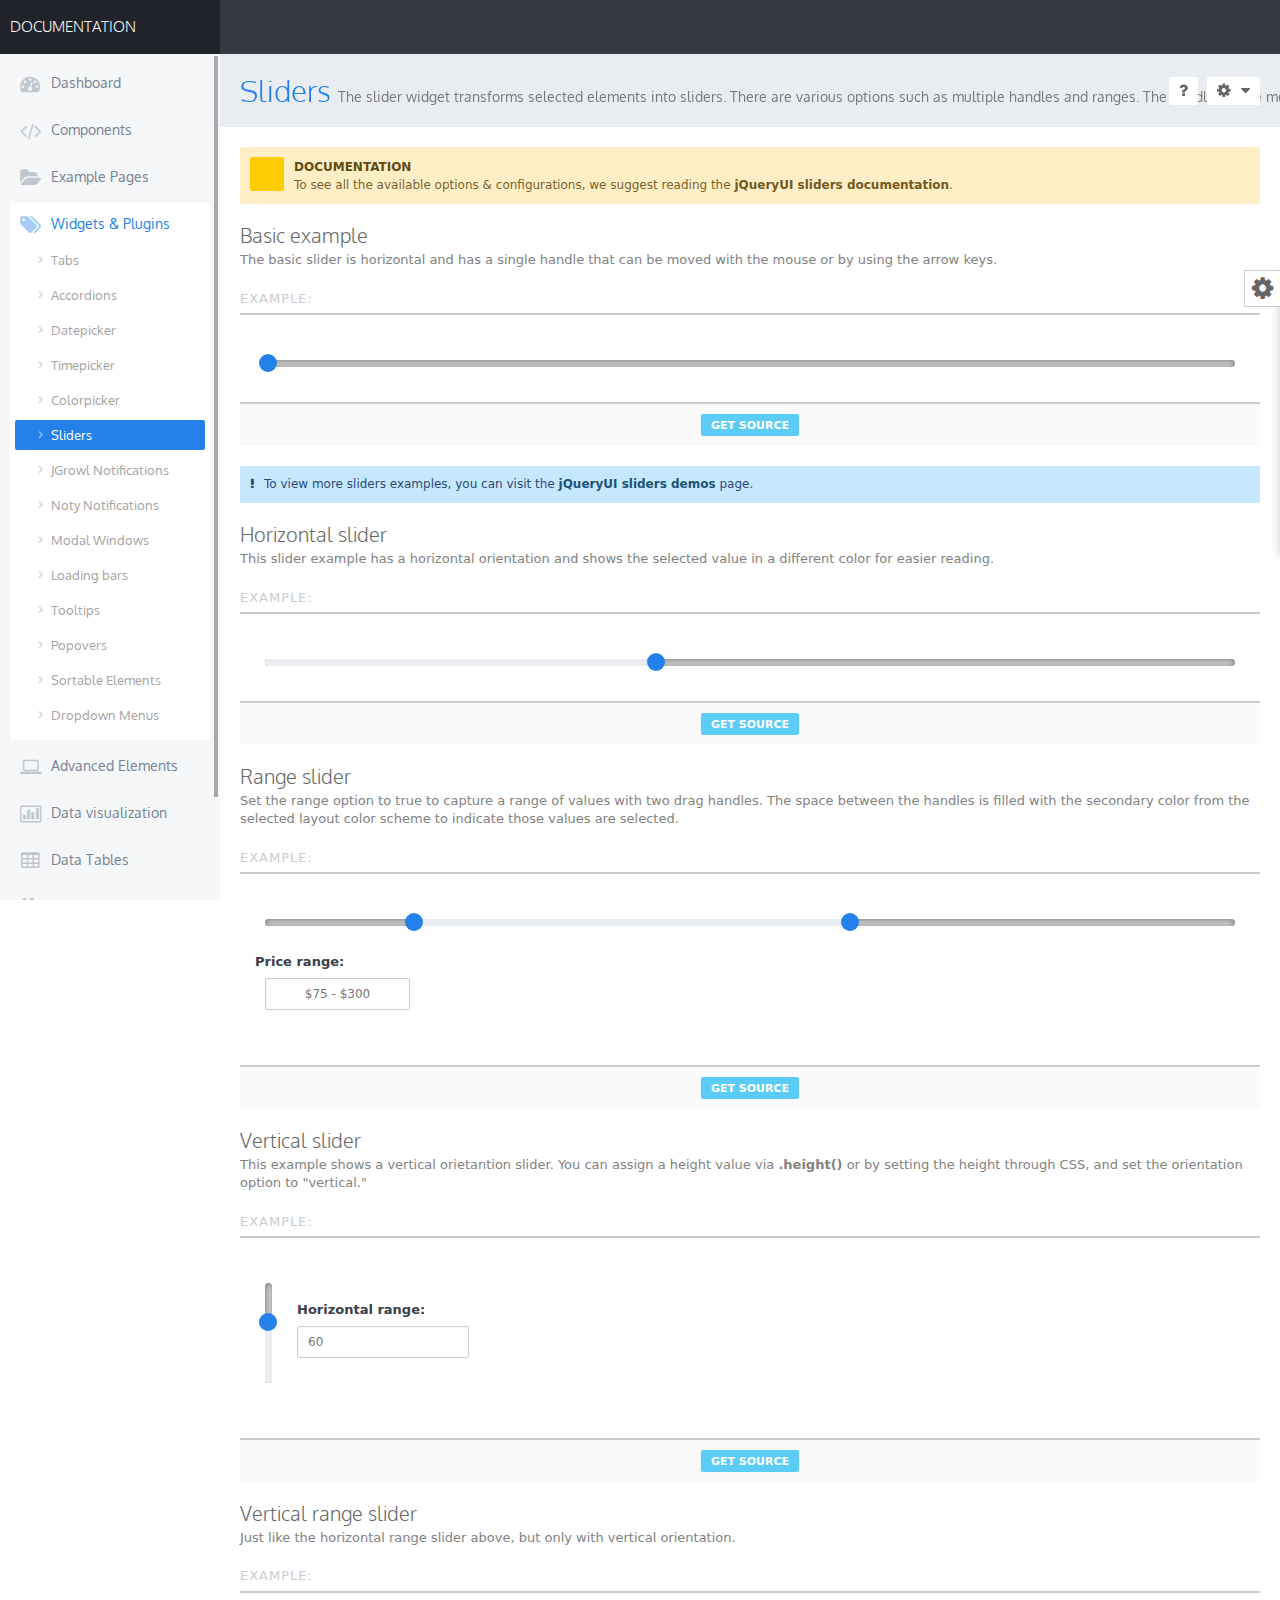
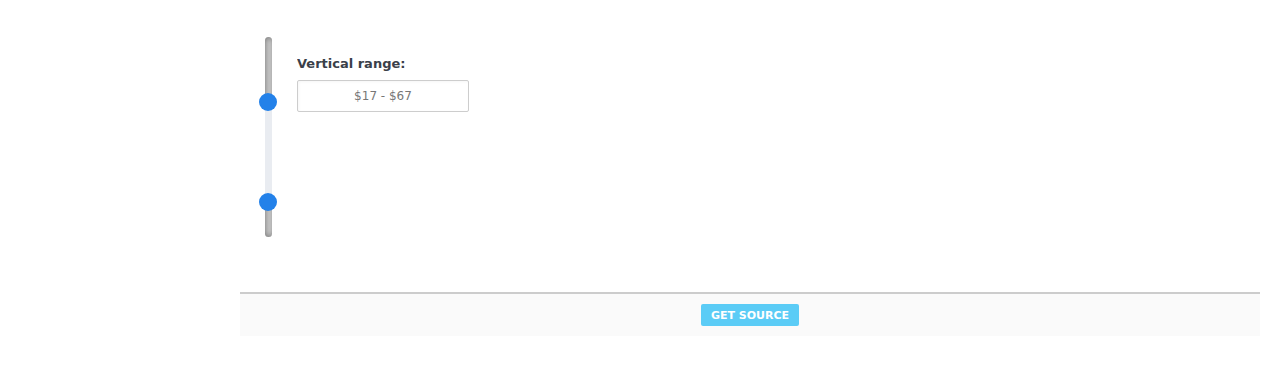
<file: CSMS/WebRoot/manage/documentation/slider.html>
<!-- AUI Documentation -->
<!DOCTYPE html>
    <html>
    <head>

        <meta charset="utf-8">
        <meta http-equiv="X-UA-Compatible" content="IE=edge,chrome=1">
        <title>Fides Admin</title>
        <meta name="description" content="">
        <meta name="viewport" content="width=device-width, initial-scale=1.0, maximum-scale=1.0, user-scalable=no">

        <!-- Favicons -->

        <link rel="apple-touch-icon-precomposed" sizes="144x144" href="assets/images/icons/apple-touch-icon-144-precomposed.png">
        <link rel="apple-touch-icon-precomposed" sizes="114x114" href="assets/images/icons/apple-touch-icon-114-precomposed.png">
        <link rel="apple-touch-icon-precomposed" sizes="72x72" href="assets/images/icons/apple-touch-icon-72-precomposed.png">
        <link rel="apple-touch-icon-precomposed" href="assets/images/icons/apple-touch-icon-57-precomposed.png">
        <link rel="shortcut icon" href="assets/images/icons/favicon.png">

        <!--[if lt IE 9]>
          <script src="assets/js/minified/core/html5shiv.min.js"></script>
          <script src="assets/js/minified/core/respond.min.js"></script>
        <![endif]-->

        <!-- Fides Admin CSS Core -->

        <link rel="stylesheet" type="text/css" href="assets/css/minified/aui-production.min.css">

        <!-- Theme UI -->

        <link id="layout-theme" rel="stylesheet" type="text/css" href="assets/themes/minified/fides/color-schemes/dark-blue.min.css">

        <!-- Fides Admin Responsive -->

        <link rel="stylesheet" type="text/css" href="assets/themes/minified/fides/common.min.css">
        <!-- <link rel="stylesheet" type="text/css" href="../_assets/themes/fides/common.css"> -->

        <link id="theme-animations" rel="stylesheet" type="text/css" href="assets/themes/minified/fides/animations.min.css">

        <link rel="stylesheet" type="text/css" href="assets/themes/minified/fides/responsive.min.css">

        <!-- Fides Admin JS -->

        <script type="text/javascript" src="assets/js/minified/aui-production.min.js"></script>

        <script type="text/javascript" src="assets/js/minified/core/raphael.min.js"></script>
        <script type="text/javascript" src="assets/js/minified/widgets/charts-justgage.min.js"></script>

    </head>
    <body>
        <div class="rm-from-production">
            <script type="text/javascript" src="../_assets/syntax-highlighter/scripts/shCore.js"></script>
            <script type="text/javascript" src="../_assets/syntax-highlighter/scripts/shBrushPhp.js"></script>
            <link type="text/css" rel="stylesheet" href="../_assets/syntax-highlighter/styles/shCoreDefault.css">
            <script type="text/javascript">SyntaxHighlighter.all();</script>
        </div>

        <div id="loading" class="ui-front loader ui-widget-overlay bg-white opacity-100">
            <img src="assets/images/loader-dark.gif" alt="">
        </div>

        <div id="page-wrapper">

            <div class="theme-customizer">
                <a href="javascript:;" class="change-theme-btn" title="Change theme">
                    <i class="glyph-icon icon-cog"></i>
                </a>
                <div class="theme-wrapper">

                    <div class="popover-title">Color schemes</div>
                    <div class="pad10A clearfix change-layout-theme">
                        <p class="font-gray-dark font-size-11 pad0B">More color schemes will be available soon!</p>
                        <div class="divider mrg10T mrg10B"></div>
                        <a href="javascript:;" class="choose-theme" layout-theme="dark-blue" title="">
                            <span style="background: #2381E9;"></span>
                        </a>
<!--                         <a href="javascript:;" class="choose-theme opacity-30" layout-theme="white-blue" title="">
                            <span style="background: #2381E9;"></span>
                        </a> -->
                        <a href="javascript:;" class="choose-theme" layout-theme="dark-green" title="D">
                            <span style="background: #78CE12;"></span>
                        </a>
<!--                         <a href="javascript:;" class="choose-theme opacity-30" layout-theme="white-green" title="D">
                            <span style="background: #78CE12;"></span>
                        </a> -->
                        <a href="javascript:;" class="choose-theme" layout-theme="dark-orange" title="">
                            <span style="background: #FF6041;"></span>
                        </a>
<!--                         <a href="javascript:;" class="choose-theme opacity-30" layout-theme="white-orange" title="">
                            <span style="background: #FF6041;"></span>
                        </a> -->
                        <a href="javascript:;" class="choose-theme" layout-theme="inverse-blue" title="">
                            <span style="background: #20242A;"></span>
                        </a>
                        <a href="javascript:;" class="choose-theme" layout-theme="dark-gray" title="">
                            <span style="background: #646464;"></span>
                        </a>
                    </div>
                    <div class="popover-title">Layout options</div>
                    <div class="pad10A clearfix">
                        <a class="fluid-layout-btn hidden bg-blue-alt medium btn" href="javascript:;" title=""><span class="button-content">Full width layout</span></a>
                        <a class="boxed-layout-btn bg-blue-alt medium btn" href="javascript:;" title=""><span class="button-content">Boxed layout</span></a>

                        <a class="enable-animations hidden bg-blue-alt medium btn" href="javascript:;" title=""><span class="button-content">Enable animations</span></a>
                        <a class="disable-animations bg-blue-alt medium btn" href="javascript:;" title=""><span class="button-content">Disable animations</span></a>
                    </div>
                    <div class="popover-title">Boxed layout backgrounds</div>
                    <div class="pad10A clearfix">
                        <a href="javascript:;" class="choose-bg" boxed-bg="#000" style="background: #000;" title=""></a>
                        <a href="javascript:;" class="choose-bg" boxed-bg="#333" style="background: #333;" title=""></a>
                        <a href="javascript:;" class="choose-bg" boxed-bg="#666" style="background: #666;" title=""></a>
                        <a href="javascript:;" class="choose-bg" boxed-bg="#888" style="background: #888;" title=""></a>
                        <a href="javascript:;" class="choose-bg" boxed-bg="#383d43" style="background: #383d43;" title=""></a>
                        <a href="javascript:;" class="choose-bg" boxed-bg="#fafafa" style="background: #fafafa; border: #ccc solid 1px;" title=""></a>
                        <a href="javascript:;" class="choose-bg" boxed-bg="#fff" style="background: #fff; border: #eee solid 1px;" title=""></a>
                    </div>

                </div>
            </div>

            <div id="page-header" class="clearfix">
                <div id="header-logo">Documentation</div>
                <div class="hide" id="black-modal-60" title="Modal window example">
                    <div class="pad20A">

                        <div class="infobox notice-bg">
                            <div class="bg-azure large btn info-icon">
                                <i class="glyph-icon icon-bullhorn"></i>
                            </div>
                            <h4 class="infobox-title">Modal windows</h4>
                            <p>Thanks to the solid modular Fides Admin arhitecture, modal windows customizations are very flexible and easy to apply.</p>
                        </div>

                        <h4 class="heading-1 mrg20T clearfix">
                            <div class="heading-content" style="width: auto;">
                                Icons
                                <small>
                                    All icons across the Fides Admin Framework use FontAwesome icons.
                                </small>
                            </div>
                            <div class="clear"></div>
                            <div class="divider"></div>
                        </h4>

                        <a class="btn medium radius-all-4 mrg5A ui-state-default tooltip-button" title="icon-compass" href="../icon/compass"><i class="glyph-icon icon-compass"></i></a>

                        <a class="btn medium radius-all-4 mrg5A ui-state-default tooltip-button" title="icon-collapse" href="../icon/collapse"><i class="glyph-icon icon-collapse"></i></a>

                        <a class="btn medium radius-all-4 mrg5A ui-state-default tooltip-button" title="icon-collapse-top" href="../icon/collapse-top"><i class="glyph-icon icon-collapse-top"></i></a>

                        <a class="btn medium radius-all-4 mrg5A ui-state-default tooltip-button" title="icon-expand" href="../icon/expand"><i class="glyph-icon icon-expand"></i></a>

                        <a class="btn medium radius-all-4 mrg5A ui-state-default tooltip-button" title="icon-eur" href="../icon/eur"><i class="glyph-icon icon-eur"></i></a>

                        <a class="btn medium radius-all-4 mrg5A ui-state-default tooltip-button" title="icon-euro" href="../icon/eur"><i class="glyph-icon icon-euro"></i></a>

                        <a class="btn medium radius-all-4 mrg5A ui-state-default tooltip-button" title="icon-gbp" href="javascript:;"><i class="glyph-icon icon-gbp"></i></a>

                        <a class="btn medium radius-all-4 mrg5A ui-state-default tooltip-button" title="icon-usd" href="javascript:;"><i class="glyph-icon icon-usd"></i></a>

                        <a class="btn medium radius-all-4 mrg5A ui-state-default tooltip-button" title="icon-dollar" href="javascript:;"><i class="glyph-icon icon-dollar"></i></a>

                        <a class="btn medium radius-all-4 mrg5A ui-state-default tooltip-button" title="icon-inr" href="javascript:;"><i class="glyph-icon icon-inr"></i></a>

                        <a class="btn medium radius-all-4 mrg5A ui-state-default tooltip-button" title="icon-rupee" href="javascript:;"><i class="glyph-icon icon-rupee"></i></a>

                        <a class="btn medium radius-all-4 mrg5A ui-state-default tooltip-button" title="icon-jpy" href="javascript:;"><i class="glyph-icon icon-jpy"></i></a>

                        <a class="btn medium radius-all-4 mrg5A ui-state-default tooltip-button" title="icon-yen" href="javascript:;"><i class="glyph-icon icon-yen"></i></a>

                        <a class="btn medium radius-all-4 mrg5A ui-state-default tooltip-button" title="icon-cny" href="javascript:;"><i class="glyph-icon icon-cny"></i></a>

                        <a class="btn medium radius-all-4 mrg5A ui-state-default tooltip-button" title="icon-renminbi" href="javascript:;"><i class="glyph-icon icon-renminbi"></i></a>

                        <a class="btn medium radius-all-4 mrg5A ui-state-default tooltip-button" title="icon-krw" href="javascript:;"><i class="glyph-icon icon-krw"></i></a>

                        <a class="btn medium radius-all-4 mrg5A ui-state-default tooltip-button" title="icon-won" href="javascript:;"><i class="glyph-icon icon-won"></i></a>

                        <a class="btn medium radius-all-4 mrg5A ui-state-default tooltip-button" title="icon-btc" href="javascript:;"><i class="glyph-icon icon-btc"></i></a>

                        <a class="btn medium radius-all-4 mrg5A ui-state-default tooltip-button" title="icon-bitcoin" href="javascript:;"><i class="glyph-icon icon-bitcoin"></i></a>

                        <a class="btn medium radius-all-4 mrg5A ui-state-default tooltip-button" title="icon-file" href="javascript:;"><i class="glyph-icon icon-file"></i></a>

                        <a class="btn medium radius-all-4 mrg5A ui-state-default tooltip-button" title="icon-file-text" href="javascript:;"><i class="glyph-icon icon-file-text"></i></a>

                        <a class="btn medium radius-all-4 mrg5A ui-state-default tooltip-button" title="icon-sort-by-alphabet" href="javascript:;"><i class="glyph-icon icon-sort-by-alphabet"></i></a>

                        <a class="btn medium radius-all-4 mrg5A ui-state-default tooltip-button" title="icon-sort-by-alphabet-al" href="javascript:;"><i class="glyph-icon icon-sort-by-alphabet-alt"></i>t</a>

                        <a class="btn medium radius-all-4 mrg5A ui-state-default tooltip-button" title="icon-sort-by-attributes" href="javascript:;"><i class="glyph-icon icon-sort-by-attributes"></i></a>

                        <a class="btn medium radius-all-4 mrg5A ui-state-default tooltip-button" title="icon-sort-by-attribu" href="javascript:;"><i class="glyph-icon icon-sort-by-attributes-alt"></i></a>

                        <a class="btn medium radius-all-4 mrg5A ui-state-default tooltip-button" title="icon-sort-by-order" href="javascript:;"><i class="glyph-icon icon-sort-by-order"></i></a>

                        <a class="btn medium radius-all-4 mrg5A ui-state-default tooltip-button" title="icon-sort-by-order-alt" href="javascript:;"><i class="glyph-icon icon-sort-by-order-alt"></i></a>

                        <a class="btn medium radius-all-4 mrg5A ui-state-default tooltip-button" title="icon-thumbs-up" href="javascript:;"><i class="glyph-icon icon-thumbs-up"></i></a>

                        <a class="btn medium radius-all-4 mrg5A ui-state-default tooltip-button" title="icon-thumbs-down" href="javascript:;"><i class="glyph-icon icon-thumbs-down"></i></a>

                    </div>
                </div>

                <div class="hide" id="white-modal-80" title="Dialog with tabs">
                    <div class="tabs pad15A remove-border opacity-80">
                        <ul class="opacity-80">
                            <li><a href="#example-tabs-1">First</a></li>
                            <li><a href="#example-tabs-2">Second</a></li>
                            <li><a href="#example-tabs-3">Third</a></li>
                        </ul>
                        <div id="example-tabs-1">
                            <p>Lorem ipsum dolor sit amet, consectetur adipisicing elit, sed do eiusmod tempor incididunt ut labore et dolore magna aliqua. Ut enim ad minim veniam, quis nostrud exercitation ullamco laboris nisi ut aliquip ex ea commodo consequat.
                            </p>
                            <p>Nam dui erat, auctor a, dignissim quis, sollicitudin eu, felis. Pellentesque nisi urna, interdum eget, sagittis et, consequat vestibulum, lacus. Mauris porttitor ullamcorper augue.
                            </p>
                        </div>
                        <div id="example-tabs-2">
                            <p>Phasellus mattis tincidunt nibh. Cras orci urna, blandit id, pretium vel, aliquet ornare, felis. Maecenas scelerisque sem non nisl. Fusce sed lorem in enim dictum bibendum.
                            </p>
                            <p>Nam dui erat, auctor a, dignissim quis, sollicitudin eu, felis. Pellentesque nisi urna, interdum eget, sagittis et, consequat vestibulum, lacus. Mauris porttitor ullamcorper augue.
                            </p>
                        </div>
                        <div id="example-tabs-3">
                            <p>Nam dui erat, auctor a, dignissim quis, sollicitudin eu, felis. Pellentesque nisi urna, interdum eget, sagittis et, consequat vestibulum, lacus. Mauris porttitor ullamcorper augue.
                            </p>
                            <p>Nam dui erat, auctor a, dignissim quis, sollicitudin eu, felis. Pellentesque nisi urna, interdum eget, sagittis et, consequat vestibulum, lacus. Mauris porttitor ullamcorper augue.
                            </p>
                        </div>
                    </div>
                    <div class="pad10A">
                        <div class="infobox success-bg radius-all-4">
                            <p>Sed ut perspiciatis unde omnis iste natus error sit voluptatem accusantium doloremque laudantium, totam rem aperiam, eaque</p>
                        </div>
                    </div>
                    <div class="ui-dialog-buttonpane clearfix">

                        <a href="dropdown_menus.html" class="btn medium float-left bg-azure">
                            <span class="button-content text-transform-upr font-size-11">Dropdown menus</span>
                        </a>
                        <div class="button-group float-right">
                            <a href="buttons.html" class="btn medium bg-black" title="View more buttons examples">
                                <i class="glyph-icon icon-star"></i>
                            </a>
                            <a href="buttons.html" class="btn medium bg-black" title="View more buttons examples">
                                <i class="glyph-icon icon-random"></i>
                            </a>
                            <a href="buttons.html" class="btn medium bg-black" title="View more buttons examples">
                                <i class="glyph-icon icon-map-marker"></i>
                            </a>
                        </div>
                        <a href="javascript:;" class="medium btn bg-blue-alt float-right mrg10R tooltip-button" data-placement="left" title="Remove comment">
                            <i class="glyph-icon icon-plus"></i>
                        </a>

                    </div>
                </div>
                
                
                
                <div class="top-icon-bar">
                    
                    
                    
                    
                </div>

            </div><!-- #page-header -->

            <div id="page-sidebar" class="scrollable-content">

                <div id="sidebar-menu">
                    <ul>
                        <li>
                            <a href="index.html" title="Dashboard">
                                <i class="glyph-icon icon-dashboard"></i>
                                Dashboard
                            </a>
                        </li>
                        <li>
                            <a href="javascript:;" title="Components">
                                <i class="glyph-icon icon-code"></i>
                                Components
                            </a>
                            <ul>
                                <li>
                                    <a href="dashboard_panels.html" title="Dashboard panels">
                                        <i class="glyph-icon icon-chevron-right"></i>
                                        Dashboard panels
                                    </a>
                                </li>
                                <li>
                                    <a href="tile_buttons.html" title="Tile buttons">
                                        <i class="glyph-icon icon-chevron-right"></i>
                                        Tile buttons
                                        <span class="label bg-green float-right tooltip-button" title="New feature added in v1.2">NEW</span>
                                    </a>
                                </li>
                                <li>
                                    <a href="timeline.html" title="Timeline">
                                        <i class="glyph-icon icon-chevron-right"></i>
                                        Timeline
                                        <span class="label bg-orange float-right tooltip-button" title="New feature added in v1.2">NEW</span>
                                    </a>
                                </li>
                                <li>
                                    <a href="todo_list.html" title="Todo list">
                                        <i class="glyph-icon icon-chevron-right"></i>
                                        Todo list
                                        <span class="label bg-red float-right tooltip-button" title="New feature added in v1.2">NEW</span>
                                    </a>
                                </li>
                                <li>
                                    <a href="social_boxes.html" title="Social boxes">
                                        <i class="glyph-icon icon-chevron-right"></i>
                                        Social boxes
                                    </a>
                                </li>
                                <li>
                                    <a href="information_boxes.html" title="Information boxes">
                                        <i class="glyph-icon icon-chevron-right"></i>
                                        Information boxes
                                    </a>
                                </li>
                                <li>
                                    <a href="calendar.html" title="Calendar">
                                        <i class="glyph-icon icon-chevron-right"></i>
                                        Calendar
                                    </a>
                                </li>
                                <li>
                                    <a href="other_components.html" title="Other components">
                                        <i class="glyph-icon icon-chevron-right"></i>
                                        Other components
                                    </a>
                                </li>
                            </ul>
                        </li>
                        <li>
                            <a href="javascript:;" title="Pages">
                                <i class="glyph-icon icon-folder-open"></i>
                                Example Pages
                            </a>
                            <ul>
                                <li>
                                    <a href="grid.html" title="Grid Layouts">
                                        <i class="glyph-icon icon-chevron-right"></i>
                                        Grid Layouts
                                    </a>
                                </li>
                                <li>
                                    <a href="helper_classes.html" title="Helpers">
                                        <i class="glyph-icon icon-chevron-right"></i>
                                        Helpers
                                    </a>
                                </li>
                                <li>
                                    <a href="login.html" title="Login">
                                        <i class="glyph-icon icon-chevron-right"></i>
                                        Login example 1
                                    </a>
                                </li>
                                <li>
                                    <a href="login-alt.html" title="Login">
                                        <i class="glyph-icon icon-chevron-right"></i>
                                        Login example 2
                                    </a>
                                </li>
                            </ul>
                        </li>
                        <li>
                            <a href="javascript:;" title="Widgets">
                                <i class="glyph-icon icon-tags"></i>
                                Widgets &amp; Plugins
                            </a>
                            <ul>
                                <li>
                                    <a href="tabs.html" title="Tabs">
                                        <i class="glyph-icon icon-chevron-right"></i>
                                        Tabs
                                    </a>
                                </li>
                                <li>
                                    <a href="accordions.html" title="Accordions">
                                        <i class="glyph-icon icon-chevron-right"></i>
                                        Accordions
                                    </a>
                                </li>
                                <li>
                                    <a href="datepicker.html" title="Datepicker">
                                        <i class="glyph-icon icon-chevron-right"></i>
                                        Datepicker
                                    </a>
                                </li>
                                <li>
                                    <a href="timepicker.html" title="Timepicker">
                                        <i class="glyph-icon icon-chevron-right"></i>
                                        Timepicker
                                    </a>
                                </li>
                                <li>
                                    <a href="colorpicker.html" title="Colorpicker">
                                        <i class="glyph-icon icon-chevron-right"></i>
                                        Colorpicker
                                    </a>
                                </li>
                                <li>
                                    <a href="slider.html" title="Sliders">
                                        <i class="glyph-icon icon-chevron-right"></i>
                                        Sliders
                                    </a>
                                </li>
                                <li>
                                    <a href="jgrowl_notifications.html" title="JGrowl Notifications">
                                        <i class="glyph-icon icon-chevron-right"></i>
                                        JGrowl Notifications
                                    </a>
                                </li>
                                <li>
                                    <a href="noty_notifications.html" title="Noty Notifications">
                                        <i class="glyph-icon icon-chevron-right"></i>
                                        Noty Notifications
                                    </a>
                                </li>
                                <li>
                                    <a href="modal_windows.html" title="Modal Windows">
                                        <i class="glyph-icon icon-chevron-right"></i>
                                        Modal Windows
                                    </a>
                                </li>
                                <li>
                                    <a href="loading_bar.html" title="Loading bars">
                                        <i class="glyph-icon icon-chevron-right"></i>
                                        Loading bars
                                    </a>
                                </li>
                                <li>
                                    <a href="tooltips.html" title="Tooltips">
                                        <i class="glyph-icon icon-chevron-right"></i>
                                        Tooltips
                                    </a>
                                </li>
                                <li>
                                    <a href="popovers.html" title="Popovers">
                                        <i class="glyph-icon icon-chevron-right"></i>
                                        Popovers
                                    </a>
                                </li>
                                <li>
                                    <a href="sortable.html" title="Sortable Elements">
                                        <i class="glyph-icon icon-chevron-right"></i>
                                        Sortable Elements
                                    </a>
                                </li>
                                <li>
                                    <a href="dropdown_menus.html" title="Dropdown Menus">
                                        <i class="glyph-icon icon-chevron-right"></i>
                                        Dropdown Menus
                                    </a>
                                </li>
                            </ul>
                        </li>
                        <li>
                            <a href="javascript:;" title="Elements">
                                <i class="glyph-icon icon-laptop"></i>
                                Advanced Elements
                            </a>
                            <ul>
                                <li>
                                    <a href="content_boxes.html" title="Content Boxes">
                                        <i class="glyph-icon icon-chevron-right"></i>
                                        Content Boxes
                                    </a>
                                </li>
                                <li>
                                    <a href="response_messages.html" title="Response Messages">
                                        <i class="glyph-icon icon-chevron-right"></i>
                                        Response Messages
                                    </a>
                                </li>
                                <li>
                                    <a href="badges.html" title="Badges &amp; Labels">
                                        <i class="glyph-icon icon-chevron-right"></i>
                                        Badges &amp; Labels
                                    </a>
                                </li>
                                <li>
                                    <a href="overlays.html" title="Overlays">
                                        <i class="glyph-icon icon-chevron-right"></i>
                                        Overlays
                                    </a>
                                </li>
                                <li>
                                    <a href="navigation_menus.html" title="Navigation Menus">
                                        <i class="glyph-icon icon-chevron-right"></i>
                                        Navigation Menus
                                    </a>
                                </li>
                                <li>
                                    <a href="icons.html" title="Icons">
                                        <i class="glyph-icon icon-chevron-right"></i>
                                        Icons
                                    </a>
                                </li>
                                <li>
                                    <a href="buttons.html" title="Buttons">
                                        <i class="glyph-icon icon-chevron-right"></i>
                                        Buttons
                                    </a>
                                </li>
                                <li>
                                    <a href="pagination.html" title="Pagination">
                                        <i class="glyph-icon icon-chevron-right"></i>
                                        Pagination
                                    </a>
                                </li>
                                <li>
                                    <a href="typography.html" title="Typography">
                                        <i class="glyph-icon icon-chevron-right"></i>
                                        Typography
                                    </a>
                                </li>
                                <li>
                                    <a href="animations.html" title="Animations">
                                        <i class="glyph-icon icon-chevron-right"></i>
                                        Animations
                                    </a>
                                </li>
                            </ul>
                        </li>
                        <li>
                            <a href="javascript:;" title="Charts">
                                <i class="glyph-icon icon-bar-chart-o"></i>
                                Data visualization
                            </a>
                            <ul>
                                <li>
                                    <a href="charts_piegauges.html" title="Pie Gauges">
                                        <i class="glyph-icon icon-chevron-right"></i>
                                        Pie Gauges
                                    </a>
                                </li>
                                <li>
                                    <a href="charts_xcharts.html" title="xCharts">
                                        <i class="glyph-icon icon-chevron-right"></i>
                                        xCharts
                                        <span class="label bg-green float-right tooltip-button" title="New feature added in v1.2">NEW</span>
                                    </a>
                                </li>
                                <li>
                                    <a href="charts_justgage.html" title="JustGage">
                                        <i class="glyph-icon icon-chevron-right"></i>
                                        JustGage
                                    </a>
                                </li>
                                <li>
                                    <a href="charts_sparklines.html" title="Sparklines">
                                        <i class="glyph-icon icon-chevron-right"></i>
                                        Sparklines
                                    </a>
                                </li>
                                <li>
                                    <a href="charts_morris.html" title="Morris Charts">
                                        <i class="glyph-icon icon-chevron-right"></i>
                                        Morris Charts
                                    </a>
                                </li>
                            </ul>
                        </li>
                        <li>
                            <a href="javascript:;" title="Tables">
                                <i class="glyph-icon icon-table"></i>
                                Data Tables
                            </a>
                            <ul>
                                <li>
                                    <a href="tables.html" title="Normal tables">
                                        <i class="glyph-icon icon-chevron-right"></i>
                                        Normal tables
                                    </a>
                                </li>
                                <li>
                                    <a href="tables_dynamic.html" title="Dynamic tables">
                                        <i class="glyph-icon icon-chevron-right"></i>
                                        Dynamic tables
                                    </a>
                                </li>
                            </ul>
                        </li>
                        <li>
                            <a href="javascript:;" title="Forms">
                                <i class="glyph-icon icon-sort-amount-asc"></i>
                                Forms components
                            </a>
                            <ul>
                                <li>
                                    <a href="forms.html" title="Layouts &amp; Elements">
                                        <i class="glyph-icon icon-chevron-right"></i>
                                        Layouts &amp; Elements
                                    </a>
                                </li>
                                <li>
                                    <a href="forms_validation.html" title="Forms validation">
                                        <i class="glyph-icon icon-chevron-right"></i>
                                        Forms validation
                                    </a>
                                </li>
                                <li>
                                    <a href="forms_masks.html" title="Forms input masks">
                                        <i class="glyph-icon icon-chevron-right"></i>
                                        Forms input masks
                                    </a>
                                </li>
                                <li>
                                    <a href="forms_knobs.html" title="Input knobs">
                                        <i class="glyph-icon icon-chevron-right"></i>
                                        Input knobs
                                    </a>
                                </li>
                                <li>
                                    <a href="form_wizard.html" title="Form wizard">
                                        <i class="glyph-icon icon-chevron-right"></i>
                                        Form wizard
                                    </a>
                                </li>
                                <li>
                                    <a href="forms_inline.html" title="Inline editor">
                                        <i class="glyph-icon icon-chevron-right"></i>
                                        Inline editor
                                    </a>
                                </li>
                                <li>
                                    <a href="image_editor.html" title="Image crop">
                                        <i class="glyph-icon icon-chevron-right"></i>
                                        Image crop
                                    </a>
                                </li>
                                <li>
                                    <a href="file_upload.html" title="Files uploader">
                                        <i class="glyph-icon icon-chevron-right"></i>
                                        Files uploader
                                    </a>
                                </li>
                                <li>
                                    <a href="dropzone_uploader.html" title="Dropzone uploader">
                                        <i class="glyph-icon icon-chevron-right"></i>
                                        Dropzone uploader
                                    </a>
                                </li>
                            </ul>
                        </li>
                        <li>
                            <a href="javascript:;" title="Maps">
                                <i class="glyph-icon icon-map-marker"></i>
                                Maps API
                            </a>
                            <ul>
                                <li>
                                    <a href="google_maps.html" title="Google Maps">
                                        <i class="glyph-icon icon-chevron-right"></i>
                                        Google maps
                                    </a>
                                </li>
                                <li>
                                    <a href="vector_maps.html" title="Vector maps">
                                        <i class="glyph-icon icon-chevron-right"></i>
                                        Vector maps
                                    </a>
                                </li>
                            </ul>
                        </li>
                    </ul>
                    <div class="divider mrg5T mobile-hidden"></div>
                    <div class="text-center mobile-hidden">
                        <div class="button-group display-inline">
                            <a href="javascript:;" class="btn medium bg-green tooltip-button" data-placement="top" title="Messages">
                                <i class="glyph-icon icon-flag"></i>
                            </a>
                            <a href="javascript:;" class="btn medium bg-green tooltip-button" data-placement="top" title="Mailbox">
                                <i class="glyph-icon icon-inbox"></i>
                            </a>
                            <a href="javascript:;" class="btn medium bg-green tooltip-button" data-placement="top" title="Content">
                                <i class="glyph-icon icon-hdd"></i>
                            </a>
                        </div>

                    </div>
                </div>

            </div><!-- #page-sidebar -->
            <div id="menu-right" class="scrollable-content hidden">
                <a href="javascript:;" title="Get Source" class="popover-title button-toggle-open">
                    Cloud status
                    <i class="glyph-icon icon-caret-right icon-caret-down"></i>
                </a>
                <div class="toggle-content-open pad20T pad20B">

                    <div class="row">
                        <div class="col-md-4">
                            <div class="text-center font-gray-dark pad5B text-transform-upr font-size-11">New visits</div>
                            <div class="chart-alt-2" data-percent="55"><span>55</span>%</div>
                        </div>
                        <div class="col-md-4">
                            <div class="text-center font-gray-dark pad5B text-transform-upr font-size-11">Bounce rate</div>
                            <div class="chart-alt-2" data-percent="46"><span>46</span>%</div>
                        </div>
                        <div class="col-md-4">
                            <div class="text-center font-gray-dark pad5B text-transform-upr font-size-11">Server load</div>
                            <div class="chart-alt-2" data-percent="92"><span>92</span>%</div>
                        </div>
                    </div>
                    <div class="divider"></div>
                    <div class="text-center">
                        <a href="javascript:;" class="btn center-div ui-state-default small text-transform-upr updateEasyPieChart">
                            <span class="button-content font-normal">
                                <i class="glyph-icon icon-refresh float-left"></i>
                                Refresh all pie charts
                            </span>
                        </a>
                    </div>
                </div>
                <div class="clear"></div>
                <a href="javascript:;" title="Get Source" class="popover-title button-toggle-open">
                    Realtime server load
                    <i class="glyph-icon icon-caret-right icon-caret-down"></i>
                </a>
                <div class="toggle-content-open clearfix">

                    <div id="g10" class="small-gauge float-left"></div>
                    <div id="g11" class="small-gauge float-right"></div>

                </div>
                <div class="clear"></div>
                <a href="javascript:;" title="Get Source" class="popover-title button-toggle-open">
                    Tasks for today
                    <i class="glyph-icon icon-caret-right icon-caret-down"></i>
                </a>
                <div class="toggle-content-open">

                    <ul class="progress-box progress-box-alt">
                        <li>
                            <div class="progress-title">
                                New features development
                                <b>87%</b>
                            </div>
                            <div class="progressbar-smaller progressbar" data-value="87">
                                <div class="progressbar-value bg-azure">
                                    <div class="progressbar-overlay"></div>
                                </div>
                            </div>
                        </li>
                        <li>
                            <div class="progress-title">
                                Finishing uploading files
                                <b>66%</b>
                            </div>
                            <div class="progressbar-smaller progressbar" data-value="66">
                                <div class="progressbar-value bg-red">
                                    <div class="progressbar-overlay"></div>
                                </div>
                            </div>
                        </li>
                        <li>
                            <div class="progress-title">
                                Creating tutorials
                                <b>58%</b>
                            </div>
                            <div class="progressbar-smaller progressbar" data-value="58">
                                <div class="progressbar-value bg-blue-alt"></div>
                            </div>
                        </li>
                        <li>
                            <div class="progress-title">
                                Frontend bonus theme
                                <b>74%</b>
                            </div>
                            <div class="progressbar-smaller progressbar" data-value="74">
                                <div class="progressbar-value bg-purple"></div>
                            </div>
                        </li>
                    </ul>

                </div>
                <div class="clear"></div>
                <a href="javascript:;" title="Get Source" class="popover-title button-toggle-open">
                    Pending notifications
                    <span class="badge bg-orange tooltip-button" title="Orange badge">4</span>
                    <i class="glyph-icon icon-caret-right icon-caret-down"></i>
                </a>
                <div class="toggle-content-open">

                    <ul class="notifications-box remove-border">
                        <li>
                            <span class="btn bg-red radius-all-100 icon-notification glyph-icon icon-glass"></span>
                            <span class="notification-text">You have to buy milk</span>
                        </li>
                        <li>
                            <span class="btn bg-blue-alt radius-all-100 icon-notification glyph-icon icon-leaf"></span>
                            <span class="notification-text">Don't forget about new features</span>
                        </li>
                        <li>
                            <span class="btn bg-yellow radius-all-100 icon-notification glyph-icon icon-trophy"></span>
                            <span class="notification-text">Eat some donuts</span>
                        </li>
                    </ul>

                </div>
                <div class="clear"></div>
                <a href="javascript:;" title="Get Source" class="popover-title button-toggle-open">
                    Sales for today
                    <i class="glyph-icon icon-caret-right icon-caret-down"></i>
                </a>
                <div class="toggle-content-open">
                    <div class="info-box mrg10B bg-white remove-border radius-all-4 tooltip-button" title="4px border radius">
                        <div class="chart-icon">
                            <div class="sprk-1-dash">5,6,7,5,9,8,6,3,2,1,2,4,2,2,4,6,7</div>
                        </div>
                        <b>Current growth</b>
                        <span class="stats font-blue">
                            <i class="glyph-icon icon-chevron-down font-red"></i>
                            765
                            <span class="font-orange">-8.1</span>
                        </span>
                    </div>
                </div>
                <div class="clear"></div>
                <a href="javascript:;" title="Get Source" class="popover-title button-toggle-open">
                    Tabs example
                    <i class="glyph-icon icon-caret-right icon-caret-down"></i>
                </a>
                <div class="toggle-content-open">

                    <div class="tabs">
                        <ul>
                            <li>
                                <a href="#core-helpers-tabs-1" title="Tab 1">
                                    <i class="glyph-icon icon-archive font-blue font-size-23"></i>
                                </a>
                            </li>
                            <li>
                                <a href="#core-helpers-tabs-2" title="Tab 2">
                                    <i class="glyph-icon icon-beaker font-black font-size-23"></i>
                                </a>
                            </li>
                            <li>
                                <a href="#core-helpers-tabs-3" title="Tab 3">
                                    <i class="glyph-icon icon-cogs font-green font-size-23"></i>
                                </a>
                            </li>
                        </ul>
                        <div id="core-helpers-tabs-1">
                            tab 1 content
                        </div>
                        <div id="core-helpers-tabs-2">
                            tab 2 content
                        </div>
                        <div id="core-helpers-tabs-3">
                            tab 3 content
                        </div>
                    </div>

                </div>
            </div>

            <script type="text/javascript">



            </script>
            <div id="page-content-wrapper">
                <div id="page-title">

<h3>
    Sliders
    <small>
        The slider widget transforms selected elements into sliders. There are various options such as multiple handles and ranges. The handle can be moved with the mouse or the arrow keys.
    </small>
</h3>
                    <div id="breadcrumb-right">
                        
                        <div class="float-right">
                            <a href="javascript:;" class="btn medium bg-white tooltip-button black-modal-60 mrg5R" data-placement="bottom" title="Open modal window">
                                <span class="button-content">
                                    <i class="glyph-icon icon-question"></i>
                                </span>
                            </a>

                            <div class="dropdown">
                                <a href="javascript:;" class="btn medium bg-white" title="Example dropdown" data-toggle="dropdown">
                                    <span class="button-content">
                                        <i class="glyph-icon icon-cog float-left"></i>
                                        <i class="glyph-icon icon-caret-down float-right"></i>
                                    </span>
                                </a>
                                <div class="dropdown-menu pad0A float-right">
                                    <div class="medium-box">
                                        <div class="bg-gray text-transform-upr font-size-12 font-bold font-gray-dark pad10A">Form example</div>
                                        <div class="pad10A">
                                            <p class="font-gray-dark pad0B">This <span class="label bg-blue-alt">dropdown box</span> uses the Twitter Bootstrap dropdown plugin.</p>
                                            <div class="divider mrg10T mrg10B"></div>

                                                <form id="demo-form" action="" class="col-md-12" method="">
                                                    <div class="form-row">
                                                        <div class="form-label col-md-4">
                                                            <label for="">
                                                                Name:
                                                                <span class="required">*</span>
                                                            </label>
                                                        </div>
                                                        <div class="form-input col-md-8">
                                                            <input type="text" id="email" name="email" data-type="email" data-trigger="change" data-required="true" class="parsley-validated">
                                                        </div>
                                                    </div>
                                                    <div class="form-row">
                                                        <div class="form-label col-md-4">
                                                            <label for="">
                                                                Email:
                                                                <span class="required">*</span>
                                                            </label>
                                                        </div>
                                                        <div class="form-input col-md-8">
                                                            <input type="text" id="email" name="email" data-type="email" data-trigger="change" data-required="true" class="parsley-validated">
                                                        </div>
                                                    </div>
                                                    <div class="form-row">
                                                        <div class="form-label col-md-4">
                                                            <label for="">
                                                                Website:
                                                            </label>
                                                        </div>
                                                        <div class="form-input col-md-8">
                                                            <input type="text" id="website" name="website" data-trigger="change" data-type="url" class="parsley-validated">
                                                        </div>
                                                    </div>
                                                    <div class="form-row">
                                                        <div class="form-label col-md-4">
                                                            <label for="" class="label-description">
                                                                Message:
                                                                <span>20 chars min, 200 max</span>
                                                            </label>
                                                        </div>
                                                        <div class="form-input col-md-8">
                                                            <textarea id="message" name="message" data-trigger="keyup" data-rangelength="[20,200]" class="parsley-validated"></textarea>
                                                        </div>
                                                    </div>
                                                    <div class="divider"></div>
                                                    <div class="form-row">
                                                        <input type="hidden" name="superhidden" id="superhidden">
                                                        <div class="form-input col-md-8 col-md-offset-4">
                                                            <a href="javascript:;" class="btn medium primary-bg radius-all-4" id="demo-form-valid" onclick="javascript:$(&apos;#demo-form&apos;).parsley( &apos;validate&apos; );" title="Validate!">
                                                                <span class="button-content">
                                                                    Validate the form above
                                                                </span>
                                                            </a>
                                                        </div>
                                                    </div>

                                                </form>

                                        </div>

                                        <div class="bg-black font-size-12 font-orange pad10A mrg5L mrg5R">Custom header example</div>
                                        <div class="pad15A">
                                            <p class="font-green text-center font-size-14 pad0B">Fides Admin comes with powerful helpers that you can use to create virtually any style you want. Read the documentation about helper classes to find out more!</p>
                                        </div>
                                    </div>
                                </div>
                            </div>
                        </div>
                    </div>
</div><!-- #page-title -->
<div id="page-content">

<div class="infobox warning-bg rm-from-production">
    <div class="bg-yellow large btn info-icon">
        <i class="glyph-icon icon-thumbs-up-alt"></i>
    </div>
    <h4 class="infobox-title">Documentation</h4>
    <p>To see all the available options &amp; configurations, we suggest reading the <a href="http://api.jqueryui.com/slider/" target="_blank" title="jQueryUI sliders documentation">jQueryUI sliders documentation</a>.</p>
</div>

<h3>
    Basic example
</h3>
<p class="font-gray-dark">
    The basic slider is horizontal and has a single handle that can be moved with the mouse or by using the arrow keys.
</p>
<div class="example-box">
    <div class="example-code">

        <div id="slider" class="mrg15T mrg25L mrg25R"></div>

    </div>
    <div class="source-btn rm-from-production">
        <a href="javascript:;" title="Get Source" class="btn bg-blue small button-toggle">
            <span class="button-content">
                <i class="glyph-icon icon-source"></i>
                Get source
            </span>
        </a>
        <div class="toggle-content">
            <pre class="brush: php;">

                <div id="slider-basic-example"></div>

                <script type="text/javascript">

                    $(function() {

                        //UNCOMMENT THE NEXT LINE: (and delete this one)

                        // $( "#slider-basic-example" ).slider();

                    });

                </script>

            </pre>
        </div>
    </div>
</div>
<div class="infobox notice-bg rm-from-production">
    <p><i class="glyph-icon icon-exclamation mrg10R"></i>To view more sliders examples, you can visit the <a href="http://jqueryui.com/slider/" target="_blank" title="View more jQueryUI sliders demos">jQueryUI sliders demos</a> page.</p>
</div>

<h3>
    Horizontal slider
</h3>
<p class="font-gray-dark">
    This slider example has a horizontal orientation and shows the selected value in a different color for easier reading.
</p>
<div class="example-box">
    <div class="example-code">

        <div id="horizontal-slider" class="mrg15T mrg25L mrg25R"></div>

    </div>
    <div class="source-btn rm-from-production">
        <a href="javascript:;" title="Get Source" class="btn bg-blue small button-toggle">
            <span class="button-content">
                <i class="glyph-icon icon-source"></i>
                Get source
            </span>
        </a>
        <div class="toggle-content">
            <pre class="brush: php;">

                <div id="horizontal-slider-example"></div>

                <script type="text/javascript">

                    $(function() {

                        //UNCOMMENT THE NEXT LINE: (and delete this one)

                        // $( "#horizontal-slider-example" ).slider();

                    });

                </script>

            </pre>
        </div>
    </div>
</div>

<h3>
    Range slider
</h3>
<p class="font-gray-dark">
    Set the range option to true to capture a range of values with two drag handles. The space between the handles is filled with the secondary color from the selected layout color scheme to indicate those values are selected.
</p>
<div class="example-box">
    <div class="example-code">

        <div class="mrg15T mrg25L mrg25R">

            <div id="slider-range"></div>

            <div class="form-row">
                <div class="form-label">
                    <label for="amount">Price range:</label>
                </div>
                <div class="form-input col-lg-2">
                    <input type="text" id="amount" class="text-center float-left">
                </div>
            </div>

        </div>

    </div>
    <div class="source-btn rm-from-production">
        <a href="javascript:;" title="Get Source" class="btn bg-blue small button-toggle">
            <span class="button-content">
                <i class="glyph-icon icon-source"></i>
                Get source
            </span>
        </a>
        <div class="toggle-content">
            <pre class="brush: php;">

                <div id="slider-range-example"></div>

                <div class="form-row">
                    <div class="form-label">
                        <label for="amount-example">Price range:</label>
                    </div>
                    <div class="form-input col-lg-2">
                        <input type="text" id="amount-example" class="text-center float-left">
                    </div>
                </div>

                <script type="text/javascript">

                    $(function() {

                        //UNCOMMENT THE NEXT LINES: (and delete this one)

                        // $( "#slider-range-example" ).slider({
                        // range: true,
                        // min: 0,
                        // max: 500,
                        // values: [ 75, 300 ],
                        // slide: function( event, ui ) {
                        //   $( "#amount-example" ).val( "$" + ui.values[ 0 ] + " - $" + ui.values[ 1 ] );
                        // }
                        // });
                        // $( "#amount-example" ).val( "$" + $( "#slider-range-example" ).slider( "values", 0 ) +
                        // " - $" + $( "#slider-range-example" ).slider( "values", 1 ) );

                    });

                </script>

            </pre>
        </div>
    </div>
</div>

<h3>
    Vertical slider
</h3>
<p class="font-gray-dark">
    This example shows a vertical orietantion slider. You can assign a height value via <b>.height()</b> or by setting the height through CSS, and set the orientation option to "vertical."
</p>
<div class="example-box">
    <div class="example-code">

        <div class="mrg15T mrg25L clearfix mrg25R">

            <div id="slider-vertical" class="float-left"></div>

            <div class="form-row mrg25L form-vertical mrg20T float-left">
                <div class="form-label">
                    <label for="amount3">Horizontal range:</label>
                </div>
                <div class="form-input">
                    <input type="text" id="amount3">
                </div>
            </div>

        </div>

    </div>
    <div class="source-btn rm-from-production">
        <a href="javascript:;" title="Get Source" class="btn bg-blue small button-toggle">
            <span class="button-content">
                <i class="glyph-icon icon-source"></i>
                Get source
            </span>
        </a>
        <div class="toggle-content">
            <pre class="brush: php;">

                <div id="slider-vertical-example"></div>
                <input type="text" id="amount3-example">

                <script type="text/javascript">

                    $(function() {

                        //UNCOMMENT THE NEXT LINES: (and delete this one)

                        // $( "#slider-vertical-example" ).slider({
                        //   orientation: "vertical",
                        //   range: "min",
                        //   min: 0,
                        //   max: 100,
                        //   value: 60,
                        //   slide: function( event, ui ) {
                        //     $( "#amount3-example" ).val( ui.value );
                        //   }
                        // });
                        // $( "#amount3-example" ).val( $( "#slider-vertical-example" ).slider( "value" ) );

                    });

                </script>

            </pre>
        </div>
    </div>
</div>

<h3>
    Vertical range slider
</h3>
<p class="font-gray-dark">
    Just like the horizontal range slider above, but only with vertical orientation.
</p>
<div class="example-box">
    <div class="example-code">

        <div class="mrg15T mrg25L clearfix mrg25R">

            <div id="slider-range-vertical" style="height: 200px;" class="float-left"></div>

            <div class="form-row mrg25L form-vertical mrg20T float-left">
                <div class="form-label">
                    <label for="amount-vertical-range">Vertical range:</label>
                </div>
                <div class="form-input">
                    <input type="text" id="amount-vertical-range" class="text-center">
                </div>
            </div>

        </div>

    </div>
    <div class="source-btn rm-from-production">
        <a href="javascript:;" title="Get Source" class="btn bg-blue small button-toggle">
            <span class="button-content">
                <i class="glyph-icon icon-source"></i>
                Get source
            </span>
        </a>
        <div class="toggle-content">
            <pre class="brush: php;">

                <div id="slider-range-vertical-example"></div>
                <input type="text" id="amount-vertical-range-example">

                <script type="text/javascript">

                    $(function() {

                        //UNCOMMENT THE NEXT LINES: (and delete this one)

                        // $( "#slider-range-vertical-example" ).slider({
                        //   orientation: "vertical",
                        //   range: true,
                        //   values: [ 17, 67 ],
                        //   slide: function( event, ui ) {
                        //     $( "#amount-vertical-range-example" ).val( "$" + ui.values[ 0 ] + " - $" + ui.values[ 1 ] );
                        //   }
                        // });
                        // $( "#amount-vertical-range" ).val( "$" + $( "#slider-range-vertical-example" ).slider( "values", 0 ) +
                        //   " - $" + $( "#slider-range-vertical-example" ).slider( "values", 1 ) );

                    });

                </script>

            </pre>
        </div>
    </div>
</div>


                	</div><!-- #page-content -->
            </div><!-- #page-main -->
        </div><!-- #page-wrapper -->

    </body>
</html>
</file>
<file: WebRoot/manage/_assets/syntax-highlighter/styles/shCoreDefault.css>
/**
 * SyntaxHighlighter
 * http://alexgorbatchev.com/SyntaxHighlighter
 *
 * SyntaxHighlighter is donationware. If you are using it, please donate.
 * http://alexgorbatchev.com/SyntaxHighlighter/donate.html
 *
 * @version
 * 3.0.83 (July 02 2010)
 * 
 * @copyright
 * Copyright (C) 2004-2010 Alex Gorbatchev.
 *
 * @license
 * Dual licensed under the MIT and GPL licenses.
 */
.syntaxhighlighter a,
.syntaxhighlighter div,
.syntaxhighlighter code,
.syntaxhighlighter table,
.syntaxhighlighter table td,
.syntaxhighlighter table tr,
.syntaxhighlighter table tbody,
.syntaxhighlighter table thead,
.syntaxhighlighter table caption,
.syntaxhighlighter textarea {
  -moz-border-radius: 0 0 0 0 !important;
  -webkit-border-radius: 0 0 0 0 !important;
  background: none !important;
  border: 0 !important;
  bottom: auto !important;
  float: none !important;
  height: auto !important;
  left: auto !important;
  line-height: 1.1em !important;
  margin: 0 !important;
  outline: 0 !important;
  overflow: visible !important;
  padding: 0 !important;
  position: static !important;
  right: auto !important;
  text-align: left !important;
  top: auto !important;
  vertical-align: baseline !important;
  width: auto !important;
  box-sizing: content-box !important;
  font-family: "Consolas", "Bitstream Vera Sans Mono", "Courier New", Courier, monospace !important;
  font-weight: normal !important;
  font-style: normal !important;
  font-size: 1em !important;
  min-height: inherit !important;
  min-height: auto !important;
}

.syntaxhighlighter {
  width: 100% !important;
  margin: 10px 0 10px 0 !important;
  position: relative !important;
  overflow: auto !important;
  font-size: 1em !important;
}
.syntaxhighlighter.source {
  overflow: hidden !important;
}
.syntaxhighlighter .bold {
  font-weight: bold !important;
}
.syntaxhighlighter .italic {
  font-style: italic !important;
}
.syntaxhighlighter .line {
  white-space: pre !important;
}
.syntaxhighlighter table {
  width: 100% !important;
}
.syntaxhighlighter table caption {
  text-align: left !important;
  padding: .5em 0 0.5em 1em !important;
}
.syntaxhighlighter table td.code {
  width: 100% !important;
}
.syntaxhighlighter table td.code .container {
  position: relative !important;
}
.syntaxhighlighter table td.code .container textarea {
  box-sizing: border-box !important;
  position: absolute !important;
  left: 0 !important;
  top: 0 !important;
  width: 100% !important;
  height: 100% !important;
  border: none !important;
  background: white !important;
  padding-left: 1em !important;
  overflow: hidden !important;
  white-space: pre !important;
}
.syntaxhighlighter table td.gutter .line {
  text-align: right !important;
  padding: 0 0.5em 0 1em !important;
}
.syntaxhighlighter table td.code .line {
  padding: 0 1em !important;
}
.syntaxhighlighter.nogutter td.code .container textarea, .syntaxhighlighter.nogutter td.code .line {
  padding-left: 0em !important;
}
.syntaxhighlighter.show {
  display: block !important;
}
.syntaxhighlighter.collapsed table {
  display: none !important;
}
.syntaxhighlighter.collapsed .toolbar {
  padding: 0.1em 0.8em 0em 0.8em !important;
  font-size: 1em !important;
  position: static !important;
  width: auto !important;
  height: auto !important;
}
.syntaxhighlighter.collapsed .toolbar span {
  display: inline !important;
  margin-right: 1em !important;
}
.syntaxhighlighter.collapsed .toolbar span a {
  padding: 0 !important;
  display: none !important;
}
.syntaxhighlighter.collapsed .toolbar span a.expandSource {
  display: inline !important;
}
.syntaxhighlighter .toolbar {
  position: absolute !important;
  right: 1px !important;
  top: 1px !important;
  width: 11px !important;
  height: 11px !important;
  font-size: 10px !important;
  z-index: 10 !important;
}
.syntaxhighlighter .toolbar span.title {
  display: inline !important;
}
.syntaxhighlighter .toolbar a {
  display: block !important;
  text-align: center !important;
  text-decoration: none !important;
  padding-top: 1px !important;
}
.syntaxhighlighter .toolbar a.expandSource {
  display: none !important;
}
.syntaxhighlighter.ie {
  font-size: .9em !important;
  padding: 1px 0 1px 0 !important;
}
.syntaxhighlighter.ie .toolbar {
  line-height: 8px !important;
}
.syntaxhighlighter.ie .toolbar a {
  padding-top: 0px !important;
}
.syntaxhighlighter.printing .line.alt1 .content,
.syntaxhighlighter.printing .line.alt2 .content,
.syntaxhighlighter.printing .line.highlighted .number,
.syntaxhighlighter.printing .line.highlighted.alt1 .content,
.syntaxhighlighter.printing .line.highlighted.alt2 .content {
  background: none !important;
}
.syntaxhighlighter.printing .line .number {
  color: #bbbbbb !important;
}
.syntaxhighlighter.printing .line .content {
  color: black !important;
}
.syntaxhighlighter.printing .toolbar {
  display: none !important;
}
.syntaxhighlighter.printing a {
  text-decoration: none !important;
}
.syntaxhighlighter.printing .plain, .syntaxhighlighter.printing .plain a {
  color: black !important;
}
.syntaxhighlighter.printing .comments, .syntaxhighlighter.printing .comments a {
  color: #008200 !important;
}
.syntaxhighlighter.printing .string, .syntaxhighlighter.printing .string a {
  color: blue !important;
}
.syntaxhighlighter.printing .keyword {
  color: #006699 !important;
  font-weight: bold !important;
}
.syntaxhighlighter.printing .preprocessor {
  color: gray !important;
}
.syntaxhighlighter.printing .variable {
  color: #aa7700 !important;
}
.syntaxhighlighter.printing .value {
  color: #009900 !important;
}
.syntaxhighlighter.printing .functions {
  color: #ff1493 !important;
}
.syntaxhighlighter.printing .constants {
  color: #0066cc !important;
}
.syntaxhighlighter.printing .script {
  font-weight: bold !important;
}
.syntaxhighlighter.printing .color1, .syntaxhighlighter.printing .color1 a {
  color: gray !important;
}
.syntaxhighlighter.printing .color2, .syntaxhighlighter.printing .color2 a {
  color: #ff1493 !important;
}
.syntaxhighlighter.printing .color3, .syntaxhighlighter.printing .color3 a {
  color: red !important;
}
.syntaxhighlighter.printing .break, .syntaxhighlighter.printing .break a {
  color: black !important;
}

.syntaxhighlighter {
  border-top: #DDD solid 1px;
  background-color: #FFF !important;
  padding-top: 20px;
}
.syntaxhighlighter .line.alt1 {
  background-color: white !important;
}
.syntaxhighlighter .line.alt2 {
  background-color: white !important;
}
.syntaxhighlighter .line.highlighted.alt1, .syntaxhighlighter .line.highlighted.alt2 {
  background-color: #e0e0e0 !important;
}
.syntaxhighlighter .line.highlighted.number {
  color: black !important;
}
.syntaxhighlighter table caption {
  color: black !important;
}
.syntaxhighlighter .gutter {
  color: #afafaf !important;
}
.syntaxhighlighter .gutter .line {
  border-right: 3px solid #6ce26c !important;
}
.syntaxhighlighter .gutter .line.highlighted {
  background-color: #6ce26c !important;
  color: white !important;
}
.syntaxhighlighter.printing .line .content {
  border: none !important;
}
.syntaxhighlighter.collapsed {
  overflow: visible !important;
}
.syntaxhighlighter.collapsed .toolbar {
  color: blue !important;
  background: white !important;
  border: 1px solid #6ce26c !important;
}
.syntaxhighlighter.collapsed .toolbar a {
  color: blue !important;
}
.syntaxhighlighter.collapsed .toolbar a:hover {
  color: red !important;
}
.syntaxhighlighter .toolbar {
  color: white !important;
  background: #6ce26c !important;
  border: none !important;
}
.syntaxhighlighter .toolbar a {
  color: white !important;
}
.syntaxhighlighter .toolbar a:hover {
  color: black !important;
}
.syntaxhighlighter .plain, .syntaxhighlighter .plain a {
  color: black !important;
}
.syntaxhighlighter .comments, .syntaxhighlighter .comments a {
  color: #008200 !important;
}
.syntaxhighlighter .string, .syntaxhighlighter .string a {
  color: blue !important;
}
.syntaxhighlighter .keyword {
  color: #006699 !important;
}
.syntaxhighlighter .preprocessor {
  color: gray !important;
}
.syntaxhighlighter .variable {
  color: #aa7700 !important;
}
.syntaxhighlighter .value {
  color: #009900 !important;
}
.syntaxhighlighter .functions {
  color: #ff1493 !important;
}
.syntaxhighlighter .constants {
  color: #0066cc !important;
}
.syntaxhighlighter .script {
  font-weight: bold !important;
  color: #006699 !important;
  background-color: none !important;
}
.syntaxhighlighter .color1, .syntaxhighlighter .color1 a {
  color: gray !important;
}
.syntaxhighlighter .color2, .syntaxhighlighter .color2 a {
  color: #ff1493 !important;
}
.syntaxhighlighter .color3, .syntaxhighlighter .color3 a {
  color: red !important;
}

.syntaxhighlighter .keyword {
  font-weight: bold !important;
}
</file>
<file: CSMS/WebRoot/manage/_assets/themes/fides/common.css>
/* General */

@import url(http://fonts.googleapis.com/css?family=Oxygen:300,400);

	/* Common font */

.tile-header, 
#menu-right .popover-title, 
.heading-font, 
.fc-header-title h2, 
.dz-message span, 
#page-title > h3, 
#page-content > h3, 
#sidebar-menu li a, 
#header-logo,
.content-box-header,
.dashboard-panel .heading, 
.dashboard-panel .header {
	font-family: 'Oxygen', sans-serif;
	font-style: normal;
	font-weight: 300;
}

h1, h2, h3, h4, h5, h6 {
	font-weight: 500;
}

#sidebar-menu li a {
	font-weight: 400;
}

h1, h2, h3 {
	margin-top: 20px;
	margin-bottom: 5px;
}

h3 + p.font-gray-dark {
	margin-bottom: 20px;
}

	/* Sidebar */

#page-sidebar {
	position: fixed;
	height: 100%;
	width: 200px;
	padding: 0 10px;
	z-index: 4;
	top: 54px;
}

#page-sidebar.scrollable-content {
	overflow: hidden;
}

	/* Sidebar menu */

#sidebar-menu {
	padding-top: 8px;
	padding-right: 0;
}

#sidebar-menu > li {
	margin: 2px 0;
}

#sidebar-menu li a {
	padding: 0 10px;
	height: 42px;
	line-height: 42px;
	display: block;
	font-size: 14px;

	border-radius: 2px;
}

#sidebar-menu li a .glyph-icon {
	margin-right: 11px;
	-moz-opacity:0.40;
	filter:alpha(opacity:40);
	opacity:0.40;
	font-size: 20px;
	height: 42px;
	line-height: 42px;
	display: block;
	width: 20px;
	float: left;
	text-align: center;
}

#sidebar-menu li ul {
	display: none;
}

#sidebar-menu li ul li a {
	font-size: 13px;
	padding: 0 0 0 15px;
}

#sidebar-menu li ul li a .label {
	margin: 6px 6px 0 0;
}

#sidebar-menu li ul li a, 
#sidebar-menu li ul li a .glyph-icon {
	height: 30px;
	line-height: 30px;
}

#sidebar-menu li ul li a .glyph-icon {
	font-size: 8px;
	margin-right: 1px;
}

#sidebar-menu li ul li.current-page a {
	margin: 0 5px;
}

	/* Header */

#page-header {
	position: fixed;
	width: 100%;
	top: 0;
	left: 0;
	height: 54px;
	z-index: 5;
}

#header-logo {
	float: left;
	width: 210px;
	padding: 0 0 0 10px;
	height: 54px;
	line-height: 53px;
	font-size: 15px;
}

#header-logo i {
	font-style: normal;
}

#header-logo a {
	float: right;
	width: 40px;
	text-align: center;
}

.user-profile {
	float: right;
}

#page-header .dash-menu {
	float: right;
}

#page-header .dash-menu > .medium.btn {
	margin-top: 12px;
}

.user-profile > a {
	display: block;
	height: 53px;
	line-height: 53px;
	margin: 0;
	padding: 0 15px;
}

.user-profile > a span {
	padding: 0 5px;
	font-size: 14px;
}

.user-profile > a span, 
.user-profile > a .glyph-icon {
	float: left;
	display: block;
}

.user-profile > a img {
	margin: 9px 5px 0 0;
	float: left;
	width: 34px;
	height: 34px;
	border-radius: 4px;
}

.user-profile > .dropdown-menu {
	right: 5px;
}

.top-icon-bar {
	float: left;
	margin-left: 5px;
}

.top-icon-bar .dropdown-menu {
	left: 6px;
}

.top-icon-bar .dropdown > .dropdown-menu:after {
	left: 8px;
}

.top-icon-bar .dropdown > a {
	display: block;
	float: left;
	height: 34px;
	line-height: 34px;
	width: 34px;
	font-size: 14px;
	text-align: center;
	margin: 9px 0 0 5px;
	position: relative;
	border-radius: 4px;
	background: rgba(0,0,0,0.1);
}

.top-icon-bar .dropdown > a .badge {
	left: auto;
	right: -1px;
	top: -1px;
	height: 15px;
	line-height: 15px;
	min-width: 8px;
}

.top-icon-bar .dropdown > a .glyph-icon {
	font-size: 17px;
}

	/* Content */

#page-wrapper {
	padding-top: 54px;
}

#page-content-wrapper {
	margin-left: 220px;
	position: relative;
	z-index: 4;
}

#page-content {
	padding: 0 20px 20px;
}

	/* Title */

#page-title {
	padding: 20px;
	position: relative;
	z-index: 1000;
	margin: 0 0 20px;
}

#page-title > h3 {
	font-size: 30px;
	margin: 0;
	width: 75%;
	white-space: nowrap;
	text-overflow: ellipsis;
}

#page-title > h3 small {
	overflow: hidden;
}

	/* Breadcrumb */

#page-breadcrumb {
	text-transform: uppercase;
	font-size: 12px;
	padding: 8px 0 0;
	color: #a3a3a3;
}

#page-breadcrumb a {
	margin-right: 5px;
	color: #7f7f7f;
}

#page-breadcrumb a:hover {
	color: #000;
}

#page-breadcrumb .glyph-icon {
	-moz-opacity:0.40;
	filter:alpha(opacity:40);
	opacity:0.40;
	display: none;
	margin-right: 2px;
}

#page-breadcrumb a:after {
	content: "\f054";
	font-family: FontAwesome;
	font-size: 10px;
	margin-left: 5px;
}

#breadcrumb-right {
	position: absolute;
	top: 50%;
	margin-top: -14px;
	right: 20px;
}

#sidebar-search {
	float: right;
	position: relative;
	margin-left: 5px;
}

#sidebar-search input {
	padding-left: 29px;
	padding-right: 15px;
	margin-left: 3px;
	height: 28px;
	width: 100px;
}

#sidebar-search .glyph-icon {
	position: absolute;
	left: 12px;
	top: 5px;
}

	/* Close Sidebar */

.close-sidebar #page-sidebar {
	position: fixed !important;
}

.close-sidebar #page-content-wrapper {
	margin-left: 0;
}

	/* Elements */

.ui-accordion-header,
.content-box-header,
.content-box-header > .icon-separator,
.ui-dialog-titlebar,
.ui-datepicker-header,
.ui-datepicker .ui-datepicker-title {
	height: 40px;
	line-height: 40px;
}

.content-box-header .icon-separator {
	min-width: 40px;
}

.ui-datepicker .ui-datepicker-prev, 
.ui-datepicker .ui-datepicker-next {
	border: 0;
	margin-top: -10px;
}

.content-box .content-box-header {
	font-size: 14px;
	border: 0;
}

.content-box-header > span, 
.ui-tabs-nav {
	padding: 0 15px;
}

.content-box .content-box-header.bg-white {
	border-width: 1px;
	border-style: solid;
}

.content-box.drop-shadow-alt .content-box-header {
	margin: 0;
	border: 0;
}

.content-box-header .badge, 
.content-box-header .label {
	margin-top: 11px;
}

.ui-dialog {
	border-width: 1px;
	border-style: solid;
}

.ui-accordion {
	border-bottom-width: 1px;
	border-bottom-style: solid;
}

.ui-accordion-header {
	font-size: 14px;
}

.ui-accordion-content {
	padding: 15px;
	border-width: 0 1px;
	border-style: none solid;
}

.ui-datepicker {
	border-width: 1px;
	border-style: solid;
}

.ui-datepicker-multi .ui-datepicker-group-middle .ui-datepicker-header {
	border: 0;
}

.ui-tabs-nav li {
	background: none;
}

.ui-tabs-nav li > a {
	height: 32px;
	line-height: 32px;
	padding: 0 15px;
	border-bottom: 0;
	margin-right: 5px;
}

.ui-tabs-nav li.ui-state-active > a {
	border: 0;
	margin-bottom: -1px;
	padding-bottom: 2px;
	line-height: 35px;
}

.ui-tabs-panel,
.content-box .content-box-wrapper {
	padding: 15px;
}

.ui-slider-horizontal .ui-slider-range {
	top: 0;
}

.ui-slider-horizontal .ui-slider-handle {
	top: -6px;
	margin-left: -6px;
}

.ui-slider-vertical .ui-slider-handle {
	left: -6px;
}

.ui-slider-vertical .ui-slider-range {
	left: 0;
}

.content-box.drop-shadow {
	border: 0;
}

.dropdown-menu.bootstrap-timepicker-widget {
	padding: 5px 15px;
}

	/* Components */

.info-box {
	border: 0;
}

.info-box-alt h3 {
	border: 0;
	font-weight: bold;
	font-size: 11px;
}

	/* Resets */

.button-group-vertical > .btn+.btn {
	margin-top: 0;
}

.btn.medium, 
.btn.small {
	font-weight: bold;
}

.glyph-icon {
	font-weight: normal !important;
}

.divider,
.ui-datepicker .ui-datepicker-buttonpane button {
	border: 0;
}

.dropdown-menu {
	border: 0;
	padding: 5px 0;
	border-radius: 0;
	box-shadow: 0 10px 20px rgba(0,0,0,0.6);
}

.top-icon-bar .dropdown-menu {
	background: #fff;
	padding: 0;
}

.dropdown-menu > li a {
	padding: 5px 15px;
}

.dropdown-menu {
	min-width: 190px;
}

.dropdown-submenu > a:after {
	-moz-opacity:0.40;
	filter:alpha(opacity:40);
	opacity:0.40;
	margin-top: 5px;
	position: relative;
	margin-right: -5px;
}

.dropdown-submenu.float-left > .dropdown-menu {
	left: -100%;
}

.dropdown>.dropdown-menu:after, 
.minicolors-position-bottom .minicolors-panel:after {
	border-bottom-color: #F9F9F9;
}

.button-pane,
.ui-dialog-buttonpane {
	padding: 15px;
}

#page-content > .divider {
	margin: 0 0 20px;
}

.bottom-margin, .heading-title, .ui-tabs, .ui-accordion, .ui-slider, .dataTables_wrapper, .content-box-alt, .content-box, .table, .infobox, .heading-1, .example-box, .info-box {
	margin-bottom: 20px;
}

.popover-title, .btn, .badge, .label, .infobox, .input-append {
	border-width: 0;
	text-shadow: none;
}

.popover-title {
	border-radius: 0;
}

.input-append {
	height: 32px;
	line-height: 32px;
	min-width: 32px;
}

.dashboard-buttons .btn {
	margin: 5px 3px;
	width: 70px;
}

.input:focus, 
.form-input input:focus, 
.form-input select:focus, 
.form-input textarea:focus,
.chosen-container-active,
.chosen-container-multi.chosen-container-active,
.selector.focus, 
.bootstrap-timepicker-widget table td input:focus, 
.ui-toolbar select:focus, 
.ui-toolbar input:focus {
	border-color: #3da6ff;
	box-shadow: 0 0 0 transparent;
	-moz-box-shadow: 0 0 0 transparent;
	-webkit-box-shadow: 0 0 0 transparent;
	color: #333;
}

.btn[class*="hover-"] {
	box-shadow: 0 0 0 transparent !important;
}

.table th {
	text-align: left;
}

.table td {
	padding: 11px 15px;
}

body .button-pane {
	text-align: left;
	border: 0;
}

.dashboard-panel .chosen-container {
	float: left;
	width: auto !important;
	min-width: 180px;
	cursor: pointer;
}

.button-pane .chosen-container .chosen-single {
	background: #fff;
	padding: 0 30px 0 10px!important;
}

.button-pane .chosen-container-active, 
.button-pane .chosen-container-active a {
	border: 0 !important;
	box-shadow: 0 !important;
}

.chat-box .popover {
	box-shadow: 0 0 0 transparent !important;
	margin-left: 0 !important;
}

body .popover {
	padding: 0 !important;
}

.popover.right .arrow {
	left: -22px;
}

.popover.left .arrow {
	right: -22px;
}

.popover.top .arrow {
	bottom: -22px;
}

.popover.bottom .arrow {
	top: -22px;
}

.content-box > .table {
	margin: 0;
}

.demo-example .example-box {
	padding-top: 0;
	margin-bottom: 30px;
	border: 0;
	margin-top: 0;
}

	/* Right menu */

#menu-right {
    position: fixed;
    width: 320px;
    right: 0;
    top: 54px;
    z-index: 1101;
    background: #fff;
    box-shadow: -1px 0 5px rgba(0,0,0,0.2);
    overflow: hidden;
}

#menu-right .popover-title {
    height: 36px;
    line-height: 36px;
    font-size: 13px;
    display: block;
    padding: 0 15px;
    background: #f3f1f1 !important;
}

#menu-right .popover-title .glyph-icon {
    float: right;
}

#menu-right .toggle-content-open {
    padding: 10px 15px;
}

	/* Border radius */

.tile-button, 
.dropzone, 
.btn,
.ui-button,
.icon-separator, 
.ui-tabs, 
.ui-accordion, 
.ui-dialog,
.ui-dialog-titlebar-close,
.ui-datepicker,
.ui-datepicker-prev,
.ui-datepicker-next,
.ui-datepicker-buttonpane button,
.jGrowl-notification,
.input, 
.form-input input,
.form-input textarea,
.dropdown-menu, 
.popover, 
.minicolors-panel, 
.chosen-container,
.chosen-choices li.search-choice,
.chosen-single,
.chosen-choices,
.chosen-results li.highlighted,
.ui-menu li a,
.selector,
.content-box,
.content-box-closed, 
.content-box-closed .content-box-header, 
.form-input-icon .glyph-icon,
#sidebar-menu li a,
.content-box .ui-widget-overlay.loader,
.bootstrap-timepicker-widget table td input,
.button-pane,
.infobox, 
.icon-separator-vertical,
.table-rounded, 
.info-box-alt, 
.notifications-box, 
.ui-toolbar select, 
.ui-toolbar input, 
.info-box,
.dropdown-submenu.float-left > .dropdown-menu,
.nav-list, 
.nav-list-horizontal-alt li a {
	border-radius: 2px;
}

.ui-dialog .ui-dialog-titlebar,
.ui-datepicker-header,
.content-box .content-box-header,
.ui-tabs-nav,
.ui-accordion-header:first-child,
.button-group-vertical > .btn:first-child, 
.notifications-box li:first-child, 
.ui-tabs-nav li > a, 
.nav-list li:first-child a, 
.post-box textarea, 
.popover-title {
	border-top-left-radius:2px;
	border-top-right-radius:2px;
}

.ui-tabs-nav.tabs-bottom {
	border-top-left-radius:0;
	border-top-right-radius:0;

	border-bottom-left-radius: 2px;
	border-bottom-right-radius: 2px;
}

.ui-tabs-nav li:first-child, 
.table-rounded thead tr:first-child th:first-child,
.table-rounded thead tr:first-child td:first-child {
	border-top-left-radius: 2px;
}

.ui-tabs-nav.tabs-bottom li:first-child {
	border-top-left-radius: 0;
	border-bottom-left-radius: 2px;
}

.ui-tabs-nav li.float-right:not(:last-child), 
.table-rounded thead tr:first-child th:last-child,
.table-rounded thead tr:first-child td:last-child {
	border-top-right-radius: 2px;
}

.ui-tabs-nav.tabs-bottom li.float-right:not(:last-child) {
	border-top-right-radius: 0;
	border-bottom-right-radius: 2px;
}

.table-rounded tbody tr:last-child th:last-child,
.table-rounded tbody tr:last-child td:last-child {
	border-bottom-right-radius: 2px;
}

.table-rounded tbody tr:last-child th:first-child,
.table-rounded tbody tr:last-child td:first-child {
	border-bottom-left-radius: 2px;
}

.ui-dialog .ui-dialog-buttonpane,
.ui-datepicker-buttonpane,
.chosen-drop,
.chosen-results li.no-results,
.ui-menu,
.content-box .content-box-wrapper,
.ui-accordion-header:last-of-type,
.button-group-vertical > .btn:last-of-type, 
.info-box, 
#sidebar-menu li ul, 
#sidebar-menu li ul li:last-child a, 
.notifications-box li:last-child, 
.nav-list li:last-child a {
	border-bottom-left-radius:2px;
	border-bottom-right-radius:2px;	
}

.fc-corner-left, 
.input-append-wrapper .input-append {
	border-radius: 0;

	border-top-left-radius: 2px;
	border-bottom-left-radius: 2px;
}

.fc-corner-right, 
.input-append-right .input-append {
	border-radius: 0;

	border-top-right-radius: 2px;
	border-bottom-right-radius: 2px;
}

.button-group .btn:last-of-type,
.button-group .btn:last-of-type .icon-separator,  
.icon-separator.float-right {
	border-top-right-radius: 2px;
	border-bottom-right-radius: 2px;
}

.ui-spinner-down {
	border-bottom-right-radius: 2px !important;
	border-bottom-left-radius: 0;
}

	/* Boxed layout */

.boxed-layout {
	background: #fafafa;
}

.boxed-layout #page-content .row .col-md-6 .row .col-lg-6 {
	width: auto;
	float: none;
}

.boxed-layout #header-logo {
	width: 197px;
}

.boxed-layout .top-icon-bar {
	margin-left: 7px;
}

.boxed-layout #page-content {
	padding: 0;
}

.boxed-layout #page-wrapper {
	margin: 0 auto;
	padding: 10px;
	background: #fff;
}

.boxed-layout #page-wrapper #page-header {
	position: static;
	margin-bottom: 10px;
}

.boxed-layout #page-sidebar {
	width: 188px;
	top: 74px;
	float: left;
}

.side-scolltop {
	top: 0 !important;
}

.content-box-header.bg-white .icon-separator, 
.content-box-header.bg-gray .icon-separator, 
.content-box-header.bg-gray-alt .icon-separator {
	color: #666;
}

	/* Social buttons */

.bg-facebook {
	background: #3B5998;
	color: #fff;
}

.bg-twitter {
	background: #3A92C8;
	color: #fff;
}

.bg-google {
	background: #DD4B39;
	color: #fff;
}

	/* Background Colors */

.hover-blue:hover, 
.bg-blue {
	color: #fff;
	background: #5bccf6;
}

.hover-red:hover, 
.bg-red {
	color: #fff;
	background: #ff5757;
}

.hover-gray:hover, 
.bg-gray {
	background: #efefef;
}

.hover-gray-alt, 
.bg-gray-alt {
	background: #dedede;
}

.btn.hover-gray:hover, 
.btn.hover-gray-alt:hover {
	color: #000;
}

.hover-black:hover, 
.bg-black {
	color: #ccc;
	background: #212121;
}

.hover-green:hover, 
.bg-green {
	color: #fff;
	background: #9cd159;
}

.hover-orange:hover, 
.bg-orange {
	color: #fff;
	background: #fa7753;
}

.bg-white {
	background: #fff;
}

.hover-white:hover {
	background: #fafafa;
}

.hover-yellow:hover, 
.bg-yellow {
	color: #fff;
	background: #ffcc00;
}

.hover-purple:hover, 
.bg-purple {
	color: #fff;
	background: #984dff;
}

.hover-blue-alt:hover, 
.bg-blue-alt {
	color: #fff;
	background: #65a6ff;
}

.hover-azure:hover, 
.bg-azure {
	color: #fff;
	background: #41e5c0;
}

.button-pane .btn.hover-white:hover {
	background: #fff;
}

.page-box {
	margin-bottom: 25px;
}

.page-box > .page-title {
	margin: 0;
	background: #f4f4f4;
	padding: 15px;
	text-transform: uppercase;
	font-size: 16px;
}

.page-box > .page-title small {
	display: block;
	padding: 10px 0 0;
	font-size: 80%;
	text-transform: none;
}

.btn.tile-button.bg-white {
	border: #ccc solid 1px;
}

.ms-container .ms-list {
	border-color: #CDCDCD;
}
.ms-container .ms-list {
	background: #FFF;
	border: #CDCDCD solid 1px;
	box-shadow: 0 0 0 rgba(0, 0, 0, 0);
}

.content-box-header .icon-separator.transparent {
	min-width: 10px;
	margin-right: 10px;
}

a.btn.icon-separator.transparent:hover {
	-moz-opacity: 0.60;
	filter: alpha(opacity:60);
	opacity: 0.60;
	color: #fff;
}

.icon-separator {
	color: #fff;
}

a.btn.active, 
button.btn.active, 
a.active.btn.bg-gray, 
button.active.btn.bg-gray, 
a.active.btn.bg-gray-alt, 
button.active.btn.bg-gray-alt {
	box-shadow: inset 0 0 0 100px rgba(0, 0, 0, 0.05), inset 0 2px 5px 0 rgba(0, 0, 0, 0.07);
}

.content-box-header.bg-gray > .ui-tabs-nav li > a, 
.content-box-header.ui-state-default > .ui-tabs-nav li > a,
.content-box-header.bg-gray-alt > .ui-tabs-nav li > a, 
.content-box-header.bg-white > .ui-tabs-nav li > a, 

.content-box-header.bg-gray .icon-separator, 
.content-box-header.ui-state-default .icon-separator,
.content-box-header.bg-gray-alt .icon-separator, 
.content-box-header.bg-white .icon-separator, 

.btn.bg-gray .icon-separator, 
.btn.ui-state-default .icon-separator,
.btn.bg-gray-alt .icon-separator, 
.btn.bg-white .icon-separator {
	color: #7d7d7d;
}

.content-box-header.bg-gray > .ui-tabs-nav li > a:hover, 
.content-box-header.ui-state-default > .ui-tabs-nav li > a:hover,
.content-box-header.bg-gray-alt > .ui-tabs-nav li > a:hover, 
.content-box-header.bg-white > .ui-tabs-nav li > a:hover, 

.btn.bg-gray:hover .icon-separator, 
.btn.ui-state-default:hover .icon-separator,
.btn.bg-gray-alt:hover .icon-separator, 
.btn.bg-white:hover .icon-separator, 
.content-box-header.ui-state-default a.icon-separator:hover {
	color: #333;
}

.content-box-header.bg-gray > .icon-separator.remove-bg, 
.content-box-header.ui-state-default > .icon-separator.remove-bg, 
.content-box-header.bg-gray-alt > .icon-separator.remove-bg, 
.content-box-header.bg-white > .icon-separator.remove-bg {
	color: #666;
}

.content-box-header.bg-white > .ui-tabs-nav li.ui-tabs-active > a {
	background: #DDD;
}
</file>
<file: CSMS/WebRoot/manage/_assets/syntax-highlighter/styles/shCoreDefault.css>
/**
 * SyntaxHighlighter
 * http://alexgorbatchev.com/SyntaxHighlighter
 *
 * SyntaxHighlighter is donationware. If you are using it, please donate.
 * http://alexgorbatchev.com/SyntaxHighlighter/donate.html
 *
 * @version
 * 3.0.83 (July 02 2010)
 * 
 * @copyright
 * Copyright (C) 2004-2010 Alex Gorbatchev.
 *
 * @license
 * Dual licensed under the MIT and GPL licenses.
 */
.syntaxhighlighter a,
.syntaxhighlighter div,
.syntaxhighlighter code,
.syntaxhighlighter table,
.syntaxhighlighter table td,
.syntaxhighlighter table tr,
.syntaxhighlighter table tbody,
.syntaxhighlighter table thead,
.syntaxhighlighter table caption,
.syntaxhighlighter textarea {
  -moz-border-radius: 0 0 0 0 !important;
  -webkit-border-radius: 0 0 0 0 !important;
  background: none !important;
  border: 0 !important;
  bottom: auto !important;
  float: none !important;
  height: auto !important;
  left: auto !important;
  line-height: 1.1em !important;
  margin: 0 !important;
  outline: 0 !important;
  overflow: visible !important;
  padding: 0 !important;
  position: static !important;
  right: auto !important;
  text-align: left !important;
  top: auto !important;
  vertical-align: baseline !important;
  width: auto !important;
  box-sizing: content-box !important;
  font-family: "Consolas", "Bitstream Vera Sans Mono", "Courier New", Courier, monospace !important;
  font-weight: normal !important;
  font-style: normal !important;
  font-size: 1em !important;
  min-height: inherit !important;
  min-height: auto !important;
}

.syntaxhighlighter {
  width: 100% !important;
  margin: 10px 0 10px 0 !important;
  position: relative !important;
  overflow: auto !important;
  font-size: 1em !important;
}
.syntaxhighlighter.source {
  overflow: hidden !important;
}
.syntaxhighlighter .bold {
  font-weight: bold !important;
}
.syntaxhighlighter .italic {
  font-style: italic !important;
}
.syntaxhighlighter .line {
  white-space: pre !important;
}
.syntaxhighlighter table {
  width: 100% !important;
}
.syntaxhighlighter table caption {
  text-align: left !important;
  padding: .5em 0 0.5em 1em !important;
}
.syntaxhighlighter table td.code {
  width: 100% !important;
}
.syntaxhighlighter table td.code .container {
  position: relative !important;
}
.syntaxhighlighter table td.code .container textarea {
  box-sizing: border-box !important;
  position: absolute !important;
  left: 0 !important;
  top: 0 !important;
  width: 100% !important;
  height: 100% !important;
  border: none !important;
  background: white !important;
  padding-left: 1em !important;
  overflow: hidden !important;
  white-space: pre !important;
}
.syntaxhighlighter table td.gutter .line {
  text-align: right !important;
  padding: 0 0.5em 0 1em !important;
}
.syntaxhighlighter table td.code .line {
  padding: 0 1em !important;
}
.syntaxhighlighter.nogutter td.code .container textarea, .syntaxhighlighter.nogutter td.code .line {
  padding-left: 0em !important;
}
.syntaxhighlighter.show {
  display: block !important;
}
.syntaxhighlighter.collapsed table {
  display: none !important;
}
.syntaxhighlighter.collapsed .toolbar {
  padding: 0.1em 0.8em 0em 0.8em !important;
  font-size: 1em !important;
  position: static !important;
  width: auto !important;
  height: auto !important;
}
.syntaxhighlighter.collapsed .toolbar span {
  display: inline !important;
  margin-right: 1em !important;
}
.syntaxhighlighter.collapsed .toolbar span a {
  padding: 0 !important;
  display: none !important;
}
.syntaxhighlighter.collapsed .toolbar span a.expandSource {
  display: inline !important;
}
.syntaxhighlighter .toolbar {
  position: absolute !important;
  right: 1px !important;
  top: 1px !important;
  width: 11px !important;
  height: 11px !important;
  font-size: 10px !important;
  z-index: 10 !important;
}
.syntaxhighlighter .toolbar span.title {
  display: inline !important;
}
.syntaxhighlighter .toolbar a {
  display: block !important;
  text-align: center !important;
  text-decoration: none !important;
  padding-top: 1px !important;
}
.syntaxhighlighter .toolbar a.expandSource {
  display: none !important;
}
.syntaxhighlighter.ie {
  font-size: .9em !important;
  padding: 1px 0 1px 0 !important;
}
.syntaxhighlighter.ie .toolbar {
  line-height: 8px !important;
}
.syntaxhighlighter.ie .toolbar a {
  padding-top: 0px !important;
}
.syntaxhighlighter.printing .line.alt1 .content,
.syntaxhighlighter.printing .line.alt2 .content,
.syntaxhighlighter.printing .line.highlighted .number,
.syntaxhighlighter.printing .line.highlighted.alt1 .content,
.syntaxhighlighter.printing .line.highlighted.alt2 .content {
  background: none !important;
}
.syntaxhighlighter.printing .line .number {
  color: #bbbbbb !important;
}
.syntaxhighlighter.printing .line .content {
  color: black !important;
}
.syntaxhighlighter.printing .toolbar {
  display: none !important;
}
.syntaxhighlighter.printing a {
  text-decoration: none !important;
}
.syntaxhighlighter.printing .plain, .syntaxhighlighter.printing .plain a {
  color: black !important;
}
.syntaxhighlighter.printing .comments, .syntaxhighlighter.printing .comments a {
  color: #008200 !important;
}
.syntaxhighlighter.printing .string, .syntaxhighlighter.printing .string a {
  color: blue !important;
}
.syntaxhighlighter.printing .keyword {
  color: #006699 !important;
  font-weight: bold !important;
}
.syntaxhighlighter.printing .preprocessor {
  color: gray !important;
}
.syntaxhighlighter.printing .variable {
  color: #aa7700 !important;
}
.syntaxhighlighter.printing .value {
  color: #009900 !important;
}
.syntaxhighlighter.printing .functions {
  color: #ff1493 !important;
}
.syntaxhighlighter.printing .constants {
  color: #0066cc !important;
}
.syntaxhighlighter.printing .script {
  font-weight: bold !important;
}
.syntaxhighlighter.printing .color1, .syntaxhighlighter.printing .color1 a {
  color: gray !important;
}
.syntaxhighlighter.printing .color2, .syntaxhighlighter.printing .color2 a {
  color: #ff1493 !important;
}
.syntaxhighlighter.printing .color3, .syntaxhighlighter.printing .color3 a {
  color: red !important;
}
.syntaxhighlighter.printing .break, .syntaxhighlighter.printing .break a {
  color: black !important;
}

.syntaxhighlighter {
  border-top: #DDD solid 1px;
  background-color: #FFF !important;
  padding-top: 20px;
}
.syntaxhighlighter .line.alt1 {
  background-color: white !important;
}
.syntaxhighlighter .line.alt2 {
  background-color: white !important;
}
.syntaxhighlighter .line.highlighted.alt1, .syntaxhighlighter .line.highlighted.alt2 {
  background-color: #e0e0e0 !important;
}
.syntaxhighlighter .line.highlighted.number {
  color: black !important;
}
.syntaxhighlighter table caption {
  color: black !important;
}
.syntaxhighlighter .gutter {
  color: #afafaf !important;
}
.syntaxhighlighter .gutter .line {
  border-right: 3px solid #6ce26c !important;
}
.syntaxhighlighter .gutter .line.highlighted {
  background-color: #6ce26c !important;
  color: white !important;
}
.syntaxhighlighter.printing .line .content {
  border: none !important;
}
.syntaxhighlighter.collapsed {
  overflow: visible !important;
}
.syntaxhighlighter.collapsed .toolbar {
  color: blue !important;
  background: white !important;
  border: 1px solid #6ce26c !important;
}
.syntaxhighlighter.collapsed .toolbar a {
  color: blue !important;
}
.syntaxhighlighter.collapsed .toolbar a:hover {
  color: red !important;
}
.syntaxhighlighter .toolbar {
  color: white !important;
  background: #6ce26c !important;
  border: none !important;
}
.syntaxhighlighter .toolbar a {
  color: white !important;
}
.syntaxhighlighter .toolbar a:hover {
  color: black !important;
}
.syntaxhighlighter .plain, .syntaxhighlighter .plain a {
  color: black !important;
}
.syntaxhighlighter .comments, .syntaxhighlighter .comments a {
  color: #008200 !important;
}
.syntaxhighlighter .string, .syntaxhighlighter .string a {
  color: blue !important;
}
.syntaxhighlighter .keyword {
  color: #006699 !important;
}
.syntaxhighlighter .preprocessor {
  color: gray !important;
}
.syntaxhighlighter .variable {
  color: #aa7700 !important;
}
.syntaxhighlighter .value {
  color: #009900 !important;
}
.syntaxhighlighter .functions {
  color: #ff1493 !important;
}
.syntaxhighlighter .constants {
  color: #0066cc !important;
}
.syntaxhighlighter .script {
  font-weight: bold !important;
  color: #006699 !important;
  background-color: none !important;
}
.syntaxhighlighter .color1, .syntaxhighlighter .color1 a {
  color: gray !important;
}
.syntaxhighlighter .color2, .syntaxhighlighter .color2 a {
  color: #ff1493 !important;
}
.syntaxhighlighter .color3, .syntaxhighlighter .color3 a {
  color: red !important;
}

.syntaxhighlighter .keyword {
  font-weight: bold !important;
}
</file>
<file: WebRoot/manage/documentation/assets/css/minified/aui-production.min.css>
.chat-box li{position:relative;padding-right:65px;margin-bottom:30px;z-index:35}.chat-box li.float-left{padding-left:60px;padding-right:0;float:none!important}.chat-box .chat-author{position:absolute;right:0;top:0}.chat-box li.float-left .chat-author{left:0;right:auto}.chat-box .chat-author img{min-width:45px;border-radius:100px}.chat-box .popover{display:block;position:relative!important;min-height:45px;float:none}.chat-box .popover .popover-content{padding:15px;font-size:12px}.chat-box .popover{margin-left:0}.chat-box .popover.left .arrow,.chat-box .popover.right .arrow{top:23px}.chat-box .chat-time{font-style:italic;color:rgba(0,0,0,.5);margin-top:5px;font-size:12px}.chat-box .chat-time i{margin-right:3px;font-size:13px}.chat-box .popover h3{margin:0 0 5px;font-size:16px}.chat-box .popover .divider{margin:8px 0 10px}.chat-box .chat-reply{border-width:1px;padding:0;overflow:hidden}.dashboard-panel{text-align:center}.dashboard-panel.content-box .content-box-wrapper{padding:15px 0 0;margin:0 15px 15px;overflow:hidden}.dashboard-panel canvas{display:block!important;margin:0 auto}.dashboard-panel .header{font-size:14px;line-height:1.3em;padding:0 0 5px;text-align:right}.dashboard-panel .header .glyph-icon{width:20px;display:block;float:left}.dashboard-panel .header span{font-size:12px;display:block;font-weight:700;-moz-opacity:.8;filter:alpha(opacity:80);opacity:.8}.dashboard-panel .heading{font-weight:700;font-size:15px;float:left}.dashboard-panel .center-div{margin:5px auto -15px}#login-page .ui-dialog{position:relative!important}#login-page form{position:absolute;top:50%;width:100%;left:0;margin-top:-300px}#login-form{margin-top:100px;border-width:1px;border-style:solid}.messages-box li{border-bottom:#ddd solid 1px;white-space:nowrap;padding:10px;font-size:12px}.messages-box li:last-child{border-bottom:0}.messages-box .messages-img{float:left}.messages-box .messages-content{margin-left:40px;-moz-opacity:.8;filter:alpha(opacity:80);opacity:.8}.messages-box .messages-time{-moz-opacity:.7;filter:alpha(opacity:70);opacity:.7;float:right}.messages-box .messages-title{font-weight:700}.messages-box .messages-title .glyph-icon{margin-right:2px}.notifications-box{border:#ddd solid 1px}.notifications-box li{height:26px;padding:10px;line-height:26px;border-bottom:#ddd solid 1px}.notifications-box li .notification-text{float:left}.notifications-box li:last-child{border-bottom:0}.notifications-box li .icon-notification{height:22px;line-height:22px;width:22px;float:left;margin:0 10px 0 0;text-align:center}.notifications-box li .notification-time{float:right;color:#a9a9a9;font-style:italic;margin:0 0 0 20px}.progress-box li{border-bottom:#ddd solid 1px;white-space:nowrap;padding:6px 10px 10px;font-size:12px}.progress-box li:last-child{border-bottom:0}.progress-box .progress-title{margin:0 0 5px;color:#888}.progress-box .progress-title b{float:right;color:#666}.progress-box .progress-time{-moz-opacity:.7;filter:alpha(opacity:70);opacity:.7;float:right}.progress-box-alt li{padding:10px 0;border:0}.post-box textarea{width:100%;box-sizing:border-box;-moz-box-sizing:border-box;-webkit-box-sizing:border-box;border:0;padding:15px;height:80px;font-size:18px}.post-box .button-pane{padding:5px}.post-box .button-pane .glyph-icon{font-size:13px}.post-box .btn-post{float:right;margin:4px 4px 0 0}.post-box .btn-post .button-content{text-transform:uppercase;font-weight:700;font-size:13px}.profile-box .nav-list ul li:first-child a{border-radius:0}.profile-box.content-box .content-box-header{padding:15px!important;height:auto;line-height:1.6em}.profile-box .content-box-header img{float:left;width:52px;height:52px;border-radius:100px;margin:0 15px 0 0}.profile-box .content-box-header .user-details{font-size:21px;padding-top:4px;padding-bottom:1px}.profile-box .content-box-header .user-details span{display:block;-moz-opacity:.8;filter:alpha(opacity:80);opacity:.8;font-size:14px;padding:3px 0 0}.profile-box-alt .content-box-header{text-align:center}.profile-box .pie-wrapper{padding:20px;text-align:center}.profile-box .pie-wrapper canvas{display:block;margin:0 auto}.btn.tile-button{display:block;text-align:center}.bg-gray-alt.btn.tile-button:hover,.bg-gray.btn.tile-button:hover,.bg-white.btn.tile-button:hover .tile-header{color:#000}.tile-header{padding:10px;font-size:14px;text-transform:uppercase;background:rgba(255,255,255,.2)}.tile-content-wrapper{padding:10px 10px 17px;position:relative;overflow:hidden}.tile-content{font-size:35px;text-align:right}.tile-content span{font-size:25px;-moz-opacity:.7;filter:alpha(opacity:70);opacity:.7}.tile-content-wrapper small{-moz-opacity:.7;filter:alpha(opacity:70);opacity:.7;text-align:right;font-size:14px;display:block}.tile-content-wrapper>.glyph-icon{position:absolute;font-size:65px;height:70px;line-height:70px;top:50%;margin-top:-40px;-moz-opacity:.3;filter:alpha(opacity:30);opacity:.3;left:15px}.tile-footer{padding:5px 10px;background:rgba(0,0,0,.1);text-align:left}.tile-footer .glyph-icon{float:right}.tile-button-alt .tile-header{padding:5px 10px;text-align:left}.tile-button-alt .tile-content-wrapper>.glyph-icon{font-size:35px;margin-top:-36px}.timeline-box{position:relative}.timeline-box:before{content:"";position:absolute;width:2px;height:100%;left:50%;margin-left:-1px;top:0}.timeline-box .tl-row{position:relative}.timeline-box .tl-row>.popover{width:47%;float:left;margin:0}.timeline-box .tl-panel{float:right;width:47%;padding:13px 0;text-align:left;-moz-opacity:.5;filter:alpha(opacity:50);opacity:.5}.timeline-box .tl-row.float-right{float:none!important}.timeline-box .tl-row.float-right .popover{float:right}.timeline-box .tl-row.float-right .tl-panel{text-align:right;float:left}.timeline-box .tl-bullet{position:absolute;left:50%;width:16px;height:16px;display:block;top:15px;margin-left:-8px;border-radius:100px}.timeline-box .tl-bullet:before{content:"";width:10px;height:10px;background:#fff;display:block;margin:3px 0 0 3px;border-radius:100px}.todo-box li{background:#fcfcfc;margin:0 0 2px;padding:10px;height:18px;line-height:18px;border-left-style:solid;border-left-width:3px}.todo-box li .sort-handle{float:left;display:block;width:18px;height:18px;text-align:center;cursor:move;margin-right:10px;font-size:16px;-moz-opacity:.75;filter:alpha(opacity:75);opacity:.75}.todo-box li .sort-handle:hover{-moz-opacity:1;filter:alpha(opacity:100);opacity:1}.todo-box li input{margin-top:2px;float:left;display:block;width:auto}.todo-box li label{padding:0 5px}.todo-box li .btn.small{height:16px;line-height:16px;width:16px;min-width:16px;margin-left:5px;-moz-opacity:.75;filter:alpha(opacity:75);opacity:.75}.todo-box li.todo-done{-moz-opacity:.65;filter:alpha(opacity:65);opacity:.65}.todo-box li.todo-done label{text-decoration:line-through;font-style:italic}.badge,.label{font-size:11px;min-width:10px;height:18px;line-height:18px;text-align:center;background-image:none;padding:0 4px!important;display:inline-block;border-width:1px;border-style:solid;text-transform:none;border-radius:100px}.badge-absolute{position:absolute;top:-10px;left:-15px;z-index:5}.badge-absolute.float-right{right:-15px;left:auto}.label{padding:0 8px!important;font-weight:400}.badge-small{height:9px;width:9px;margin-right:5px}.content-box{background:#fff}.content-box,.content-box-header{border-width:1px;border-style:solid;position:relative}.content-box .ui-widget-overlay.loader{position:absolute}.content-box .content-box-wrapper{padding:10px;line-height:1.6em}body .button-pane{border-width:1px 0 0;border-top-right-radius:0;border-top-left-radius:0;text-align:center}.button-pane-alt{border-color:#ebebeb!important;background:#fafafa!important}body .button-pane-top{border-width:0 0 1px;border-radius:0}.content-box .content-box-header{padding:0!important;margin:-1px -1px 1px;font-size:12px}.content-box-header>span{display:block;padding:0 10px;float:left;overflow:hidden;text-overflow:ellipsis}.content-box .content-box-header>.glyph-icon{vertical-align:middle;float:left}.content-box-header>.icon-separator .glyph-icon{float:none}.content-box-alt>.content-box-header{margin:0}.content-header{font-size:18px;margin:0;padding:15px 15px 0}.content-header .btn .glyph-icon{display:block}.content-header .btn.small .glyph-icon{font-size:11px}.content-header small{-moz-opacity:.8;filter:alpha(opacity:80);opacity:.8}.content-header+.content-box-wrapper{padding:20px 15px 15px}.toggle-button{cursor:pointer}.content-box-closed{border-bottom:0}.content-box-closed .content-box-wrapper{display:none}.button-toggle .content-box-header a.btn{display:none}.toggle-content{display:none}.scrollable-content{overflow-y:scroll;padding-right:0}.scrollable-small{overflow-y:scroll;height:200px}.scrollable-medium{overflow-y:scroll;height:300px}.scrollable-large{overflow-y:scroll;height:400px}.scrollable-xlarge{overflow-y:scroll;height:500px}.small-box{width:325px}.medium-box{width:475px}.large-box{width:675px}.x-large-box{width:875px}.content-box-header .button-group>a{margin-top:-2px}.content-box-header .badge,.content-box-header .label{margin-top:9px}.btn,.ui-button,.icon-separator-vertical{display:inline-block;border-style:solid;border-width:1px;border-color:transparent;position:relative;text-align:center;white-space:nowrap;vertical-align:middle}.button-content{text-overflow:ellipsis;overflow:hidden}.button-content,.icon-separator{display:block;float:left;white-space:nowrap;text-align:center}.button-content .float-left.glyph-icon{margin-right:5px}.button-content .float-right.glyph-icon{margin-right:0;margin-left:5px}.icon-separator{border-top:0!important;border-bottom:0!important;border-top-right-radius:0!important;border-bottom-right-radius:0!important;border-bottom-left-radius:0!important}.icon-separator.float-right{border-top-left-radius:0!important;border-bottom-left-radius:0!important;border-bottom-right-radius:0!important}.button-group+.button-group{margin-left:5px}.button-group .btn{vertical-align:middle}.button-group>.btn:first-child,.button-block-justified li:first-child a{margin-left:0;border-top-right-radius:0;border-bottom-right-radius:0}.button-group>.btn:last-child{margin-left:-5px}.button-group>.btn+.btn{margin-left:-5px;border-radius:0}.button-group>.btn+.btn .icon-separator{border-left-width:0}.button-group>.btn .button-content+.icon-separator{border-left-width:1px}[data-toggle=buttons]>.btn input[type=radio],[data-toggle=buttons]>.btn input[type=checkbox]{display:none}.button-group-vertical .btn{display:block;float:none}.button-group-vertical>.btn:first-child{border-radius:0}.button-group-vertical>.btn+.btn{margin-top:-1px;border-radius:0}.button-group-vertical>.btn+.btn .icon-separator{border-radius:0}.vertical-button{padding:5px 10px;max-width:100px;min-width:60px}.icon-separator-vertical{padding:5px;height:36px;display:block;line-height:36px;width:36px;margin:0 auto 5px}.vertical-button .button-content{float:none;white-space:normal;padding:0}.button-block .btn{display:block;float:none!important;margin:0 0 5px;width:auto}.button-block-justified ul{display:table;width:100%}.button-block-justified li{float:none!important;display:table-cell}.button-block-justified li a{display:block;float:none!important;text-align:center}.button-block-justified li+li:not(:last-child) a{border-radius:0;margin-left:-1px}.button-block-justified li+li:last-child a{border-top-left-radius:0;border-bottom-left-radius:0;margin-left:-1px}.double-button{font-size:13px;font-weight:700;height:44px;line-height:1}.double-button.no-shadow{border:0}.double-button .button-content{padding:7px 10px 0;text-align:left;height:37px}.double-button .button-content span{display:block;font-size:12px;padding:5px 0 0;opacity:.8;filter:alpha(opacity=80);font-weight:400}.double-button .glyph-icon{font-size:20px}.double-button .float-left,.double-button .float-right{margin:0 -5px 0 0;height:34px;line-height:33px;width:34px;padding:5px 0 5px 5px}.double-button .float-right{margin:0 0 0 -5px}.double-button .icon-separator.float-left,.double-button .icon-separator.float-right{padding:5px;margin-left:0;margin-right:0}.form-row{padding:0 0 20px}form .form-row+.divider{margin:0 0 20px}.form-row.float-left{margin-right:15px}.character-remaining{text-transform:uppercase;font-weight:700}.form-label label,.form-input .input-description,.form-input .ui-helper-hidden-accessible,.parsley-error-list{height:32px;line-height:32px;font-weight:700;display:block;padding:0;white-space:nowrap;text-overflow:ellipsis;overflow:hidden}.form-input .input-description,.form-input .ui-helper-hidden-accessible,.parsley-error-list{font-size:85%;float:left;padding-left:10px}.parsley-error-list{white-space:normal;overflow:visible;line-height:1.6em;height:auto;margin:5px 0 0;padding-left:0}.form-label label .required{color:#d60000;font-weight:700}.form-label-right label{text-align:right}.form-input .input-description.clear,.form-input .ui-helper-hidden-accessible{float:none;padding:5px 0 0;height:auto;line-height:1.6em;clear:both}.form-label .label-description{height:auto;line-height:1.2em}.form-label .label-description span{display:block;font-size:85%;padding:2px 0 0}.form-label,.form-input,.form-checkbox-radio{position:relative;-webkit-box-sizing:border-box;-moz-box-sizing:border-box;box-sizing:border-box}.input,.form-input input,.form-input select,.form-input textarea,.chosen-container-multi,.bootstrap-timepicker-widget table td input,.ui-toolbar select,.ui-toolbar input{padding:0 10px;height:32px;float:none;color:#777;font-size:12px;border:#cdcdcd solid 1px;box-shadow:inset 1px 1px 3px #f6f6f6;-moz-box-shadow:inset 1px 1px 3px #f6f6f6;-webkit-box-shadow:inset 1px 1px 3px #f6f6f6;-webkit-box-sizing:border-box;-moz-box-sizing:border-box;box-sizing:border-box}.form-input select,.ui-toolbar select{padding:0}.form-input input{line-height:auto}input,select,textarea{width:100%}.selector{height:34px;line-height:34px;width:auto!important}.selector span{height:32px;line-height:32px;display:block;padding:0!important}.form-input textarea{height:auto;padding:10px}.input:focus,.form-input input:focus,.form-input select:focus,.form-input textarea:focus,.chosen-container-active,.chosen-container-multi.chosen-container-active,.selector.focus,.bootstrap-timepicker-widget table td input:focus,.ui-toolbar select:focus,.ui-toolbar input:focus{border-color:#3da6ff;box-shadow:0 0 8px #87c8ff;-moz-box-shadow:0 0 8px #87c8ff;-webkit-box-shadow:0 0 8px #87c8ff;color:#333}input.error-bg{background:#fff2f2}.chosen-container-active a{border-color:#3da6ff!important}.chosen-container-single.chosen-container-active.chosen-with-drop,.chosen-container-multi.chosen-container-active.chosen-with-drop,.chosen-container-single .chosen-search input{box-shadow:inset 1px 1px 3px #f6f6f6,0 0 0 transparent!important;-moz-box-shadow:inset 1px 1px 3px #f6f6f6,0 0 0 transparent!important;-webkit-box-shadow:inset 1px 1px 3px #f6f6f6,0 0 0 transparent!important}.chosen-container-active.chosen-with-drop a,.chosen-container-multi.chosen-container-active.chosen-with-drop,.chosen-container-single .chosen-search input{border-color:#cdcdcd!important}textarea.textarea-no-resize,textarea.textarea-autoresize{resize:none}.textarea.small-textarea{height:50px}textarea.medium-textarea{height:100px}textarea.large-textarea{height:150px}.form-checkbox-radio{padding-top:8px}.form-checkbox-radio input[type=checkbox],.form-checkbox-radio input[type=radio],.checker,.checker span,.checker input,.radio,.radio span,.radio input{height:auto;width:auto;padding:0;margin:1px 3px 0 0;height:16px;width:16px;display:block;float:left}.form-checkbox-radio input[type=radio]{margin-top:0}.checker,.radio{margin:0 6px 0 0}.checker span,.radio span{display:-moz-inline-box;display:inline-block;*display:inline;zoom:1;text-align:center;margin-top:-1px}.checker span i,.radio span i{display:none}.checker.hover,.radio.hover{filter:alpha(opacity=90);-moz-opacity:90;opacity:.9}.checker span.checked,.radio span.checked{box-shadow:0 0 rgba(0,0,0,0),inset 0 1px 2px rgba(0,0,0,.25);-webkit-box-shadow:0 0 rgba(0,0,0,0),inset 0 1px 2px rgba(0,0,0,.25);-moz-box-shadow:0 0 rgba(0,0,0,0),inset 0 1px 2px rgba(0,0,0,.25)}.checker span.checked i,.radio span.checked i{display:block;font-size:12px;height:16px;line-height:16px}.radio span.checked i{font-size:9px}div.checker input,div.radio input{opacity:0;filter:alpha(opacity=0);-moz-opacity:0;border:0;background:0;display:-moz-inline-box;display:inline-block;*display:inline;zoom:1;position:absolute}.form-checkbox-radio label{padding:0 15px 0 0;display:block;float:left;height:16px;line-height:17px}.checker label{line-height:19px}.form-checkbox-radio .checkbox-radio{padding-bottom:10px}.form-checkbox-radio .checkbox-radio:last-child{padding-bottom:0}.form-checkbox-radio .checkbox-radio label{float:none}div.selector select{opacity:0;filter:alpha(opacity=0);-moz-opacity:0;border:0;background:0;position:absolute;height:32px;top:0;left:0;z-index:5}.input-append{float:left;height:30px;line-height:30px;min-width:30px;text-align:center;border-width:1px;border-style:solid;z-index:4}.btn.input-append .button-content{padding:0 10px}.input-append-right .input-append{float:right}.input-append-wrapper .btn.input-append+.btn.input-append{border-radius:0;margin-left:-1px}.append-left{margin-left:32px;position:relative}.append-right{position:relative;margin-right:32px}.append-right.float-right,.append-left.float-left{margin:0}.input-append-wrapper .append-right input{border-top-right-radius:0;border-bottom-right-radius:0;border-right:0}.input-append-wrapper .append-left input{border-top-left-radius:0;border-bottom-left-radius:0;border-left:0}.chosen-container{position:relative;display:inline-block;vertical-align:middle;zoom:1;*display:inline;width:100%!important}.chosen-container .chosen-drop{position:absolute;top:100%;left:-9999px;z-index:1010;width:100%;border-top:0;box-sizing:border-box;-moz-box-sizing:border-box;-webkit-box-sizing:border-box}.chosen-container.chosen-with-drop .chosen-drop{left:0;padding:5px}.chosen-container-single .chosen-single,.selector{cursor:pointer;position:relative;display:block;overflow:hidden;padding:0 10px!important;text-decoration:none;white-space:nowrap;height:32px;line-height:32px;margin:0}.chosen-container-single .chosen-single span{display:block;overflow:hidden;text-overflow:ellipsis;white-space:nowrap}.chosen-container-single .chosen-single-with-deselect span{margin-right:38px}.chosen-container-single .chosen-single abbr{position:absolute;top:9px;right:26px;display:block;width:16px;font-weight:700;height:16px;font-size:9px;line-height:16px;text-align:center}.chosen-container-single .chosen-search{position:relative;z-index:1010;margin:0;padding:0 0 5px;white-space:nowrap}.chosen-container-single .chosen-search i,.chosen-container-single .chosen-single div,.selector i{position:absolute;display:block;right:0;top:50%;height:32px;line-height:32px;width:32px;margin-top:-16px;text-align:center;z-index:4}.selector i{margin-top:-16px;padding:0!important}.chosen-container-single .chosen-search i{margin-top:-19px}.chosen-container-single .chosen-search input{box-sizing:border-box;padding:0 32px 0 5px;width:100%}.chosen-container-single.chosen-container-single-nosearch .chosen-search{position:absolute;left:-9999px}.chosen-container .chosen-results{position:relative;overflow-x:hidden;overflow-y:auto;max-height:240px;-webkit-overflow-scrolling:touch}.chosen-container .chosen-results li{margin:0 5px 0 0;padding:3px 15px;list-style:none;line-height:20px}.chosen-container .chosen-results li.active-result{display:list-item;cursor:pointer}.chosen-container .chosen-results li.disabled-result{display:list-item;color:#ccc;cursor:default}.chosen-container .chosen-results li.no-results{display:list-item;text-align:center;margin:0}.chosen-container .chosen-results li.no-results span{font-weight:700}.chosen-container .chosen-drop .result-selected,.chosen-container .chosen-drop .result-selected:hover{color:#ccc!important;background:0;text-shadow:1px 1px 0 #fff}.chosen-container .chosen-results li.group-result{display:list-item;color:#999;font-weight:700;cursor:default}.chosen-container .chosen-results li.group-option{padding-left:15px}.chosen-container .chosen-results li em{font-style:normal;text-decoration:underline}.chosen-container-multi{min-height:32px;height:auto;padding:0}.chosen-container-multi .chosen-choices{position:relative;overflow:hidden;box-sizing:border-box;margin:0;padding:0;width:100%;height:auto!important;height:1%;cursor:text}.chosen-container-multi .chosen-choices li{float:left;list-style:none}.chosen-container-multi .chosen-choices li.search-field{margin:0;padding:0 10px;white-space:nowrap}.chosen-container-multi .chosen-choices li.search-field input{padding:0;height:32px;outline:0;border:0!important;background:transparent!important;box-shadow:none;-moz-box-shadow:none;-webkit-box-shadow:none}.chosen-container-multi .chosen-choices li.search-field .default{color:#999}.chosen-container-multi .chosen-choices li.search-choice{position:relative;margin:5px;padding:5px 20px 5px 5px;border:1px solid #aaa;background:#fafafa;color:#333;line-height:10px;height:10px;font-size:95%;cursor:default}.chosen-container-multi .chosen-choices li.search-choice .search-choice-close{position:absolute;top:4px;right:3px;display:block;width:12px;height:12px;line-height:12px;text-align:center;opacity:.5;cursor:pointer}.chosen-container-multi .chosen-choices li.search-choice .search-choice-close:hover{opacity:1}.chosen-container-active.chosen-with-drop .chosen-single,.chosen-container-active.chosen-container-multi.chosen-with-drop{border-bottom-right-radius:0;border-bottom-left-radius:0}.form-input-icon{position:relative}.form-input-icon .glyph-icon{position:absolute;left:4px;top:4px;height:24px;line-height:24px;min-width:30px;text-align:center;border:0}.form-input-icon .transparent.glyph-icon{border-right-width:1px;border-right-style:solid;border-right-color:#ddd}.form-input-icon input{padding-left:42px}.form-input-icon.icon-right .glyph-icon{left:auto;right:4px}.form-input-icon.icon-right input{padding-right:42px;padding-left:10px}.ui-spinner{height:32px!important;display:block;position:relative}.form-input .ui-spinner-input{padding-right:25px}.ui-spinner-button{height:14px;line-height:14px;width:14px;font-size:8px;cursor:pointer;display:block;position:absolute;right:0;top:0;border-top-left-radius:0!important;border-bottom-right-radius:0!important;border-bottom-left-radius:0!important}.ui-spinner-down{bottom:0;top:auto;border-top-right-radius:0!important}.form-vertical .form-label,.form-vertical .form-input{width:auto;float:none}.form-vertical .form-checkbox-radio{padding-top:0}.form-vertical .form-label label{padding:0 0 10px;height:auto;line-height:1}.form-vertical .form-label label.text-right{text-align:left}.form-bordered{border:#ddd solid 1px;border-bottom:0}.form-bordered .form-row{border-bottom:#f1f1f1 solid 1px;margin:0;padding:0}.form-bordered .form-row:last-child{border-bottom-color:#ddd}.form-bordered .form-label{border-right:#ddd solid 1px;padding:10px 15px}.form-bordered .form-input{padding:10px 15px;background:#fdfdfd}@font-face{font-family:FontAwesome;src:url(../../fonts/font_awesome/fontawesome-webfont.eot?v=4.0.3);src:url(../../fonts/font_awesome/fontawesome-webfont.eot?#iefix&v=4.0.3) format('embedded-opentype'),url(../../fonts/font_awesome/fontawesome-webfont.woff?v=4.0.3) format('woff'),url(../../fonts/font_awesome/fontawesome-webfont.ttf?v=4.0.3) format('truetype'),url(../../fonts/font_awesome/fontawesome-webfont.svg?v=4.0.3#fontawesomeregular) format('svg');font-weight:400;font-style:normal}.search-choice-close:before,.glyph-icon:before,.ui-icon:before,.dataTables_paginate a i:before{font-family:FontAwesome;font-weight:400;font-style:normal;text-decoration:none;-webkit-font-smoothing:antialiased;-moz-osx-font-smoothing:grayscale;background:0;text-align:center;display:inline-block}.icon-glass:before{content:"\f000"}.icon-music:before{content:"\f001"}.icon-search:before{content:"\f002"}.icon-envelope-o:before{content:"\f003"}.icon-heart:before{content:"\f004"}.icon-star:before{content:"\f005"}.icon-star-o:before{content:"\f006"}.icon-user:before{content:"\f007"}.icon-film:before{content:"\f008"}.icon-th-large:before{content:"\f009"}.icon-th:before{content:"\f00a"}.icon-th-list:before{content:"\f00b"}.icon-check:before{content:"\f00c"}.icon-remove:before,.search-choice-close:before,.ui-icon-closethick:before,.icon-clock-os:before{content:"\f00d"}.icon-search-plus:before{content:"\f00e"}.icon-search-minus:before{content:"\f010"}.icon-power-off:before{content:"\f011"}.icon-signal:before{content:"\f012"}.icon-gear:before,.icon-cog:before{content:"\f013"}.icon-trash-o:before{content:"\f014"}.icon-home:before{content:"\f015"}.icon-file-o:before{content:"\f016"}.icon-clock-o:before{content:"\f017"}.icon-road:before{content:"\f018"}.icon-download:before{content:"\f019"}.icon-arrow-circle-o-down:before{content:"\f01a"}.icon-arrow-circle-o-up:before{content:"\f01b"}.icon-inbox:before{content:"\f01c"}.icon-play-circle-o:before{content:"\f01d"}.icon-rotate-right:before,.icon-repeat:before{content:"\f01e"}.icon-refresh:before{content:"\f021"}.icon-list-alt:before{content:"\f022"}.icon-lock:before{content:"\f023"}.icon-flag:before{content:"\f024"}.icon-headphones:before{content:"\f025"}.icon-volume-off:before{content:"\f026"}.icon-volume-down:before{content:"\f027"}.icon-volume-up:before{content:"\f028"}.icon-qrcode:before{content:"\f029"}.icon-barcode:before{content:"\f02a"}.icon-tag:before{content:"\f02b"}.icon-tags:before{content:"\f02c"}.icon-book:before{content:"\f02d"}.icon-bookmark:before{content:"\f02e"}.icon-print:before{content:"\f02f"}.icon-camera:before{content:"\f030"}.icon-font:before{content:"\f031"}.icon-bold:before{content:"\f032"}.icon-italic:before{content:"\f033"}.icon-text-height:before{content:"\f034"}.icon-text-width:before{content:"\f035"}.icon-align-left:before{content:"\f036"}.icon-align-center:before{content:"\f037"}.icon-align-right:before{content:"\f038"}.icon-align-justify:before{content:"\f039"}.icon-list:before{content:"\f03a"}.icon-dedent:before,.icon-outdent:before{content:"\f03b"}.icon-indent:before{content:"\f03c"}.icon-video-camera:before{content:"\f03d"}.icon-picture-o:before{content:"\f03e"}.icon-pencil:before{content:"\f040"}.icon-map-marker:before{content:"\f041"}.icon-adjust:before{content:"\f042"}.icon-tint:before{content:"\f043"}.icon-edit:before,.icon-pencil-square-o:before{content:"\f044"}.icon-share-square-o:before{content:"\f045"}.icon-check-square-o:before{content:"\f046"}.icon-arrows:before{content:"\f047"}.icon-step-backward:before{content:"\f048"}.icon-fast-backward:before{content:"\f049"}.icon-backward:before{content:"\f04a"}.icon-play:before{content:"\f04b"}.icon-pause:before{content:"\f04c"}.icon-stop:before{content:"\f04d"}.icon-forward:before{content:"\f04e"}.icon-fast-forward:before{content:"\f050"}.icon-step-forward:before{content:"\f051"}.icon-eject:before{content:"\f052"}.icon-chevron-left:before{content:"\f053"}.icon-chevron-right:before{content:"\f054"}.icon-plus-circle:before{content:"\f055"}.icon-minus-circle:before{content:"\f056"}.icon-clock-os-circle:before{content:"\f057"}.icon-check-circle:before{content:"\f058"}.icon-question-circle:before{content:"\f059"}.icon-info-circle:before{content:"\f05a"}.icon-crosshairs:before{content:"\f05b"}.icon-clock-os-circle-o:before{content:"\f05c"}.icon-check-circle-o:before{content:"\f05d"}.icon-ban:before{content:"\f05e"}.icon-arrow-left:before{content:"\f060"}.icon-arrow-right:before{content:"\f061"}.icon-arrow-up:before{content:"\f062"}.icon-arrow-down:before{content:"\f063"}.icon-mail-forward:before,.icon-share:before{content:"\f064"}.icon-expand:before{content:"\f065"}.icon-compress:before{content:"\f066"}.icon-plus:before{content:"\f067"}.icon-minus:before{content:"\f068"}.icon-asterisk:before{content:"\f069"}.icon-exclamation-circle:before{content:"\f06a"}.icon-gift:before{content:"\f06b"}.icon-leaf:before{content:"\f06c"}.icon-fire:before{content:"\f06d"}.icon-eye:before{content:"\f06e"}.icon-eye-slash:before{content:"\f070"}.icon-warning:before,.icon-exclamation-triangle:before{content:"\f071"}.icon-plane:before{content:"\f072"}.icon-calendar:before{content:"\f073"}.icon-random:before{content:"\f074"}.icon-comment:before{content:"\f075"}.icon-magnet:before{content:"\f076"}.icon-chevron-up:before{content:"\f077"}.icon-chevron-down:before{content:"\f078"}.icon-retweet:before{content:"\f079"}.icon-shopping-cart:before{content:"\f07a"}.icon-folder:before{content:"\f07b"}.icon-folder-open:before{content:"\f07c"}.icon-arrows-v:before{content:"\f07d"}.icon-arrows-h:before{content:"\f07e"}.icon-bar-chart-o:before{content:"\f080"}.icon-twitter-square:before{content:"\f081"}.icon-facebook-square:before{content:"\f082"}.icon-camera-retro:before{content:"\f083"}.icon-key:before{content:"\f084"}.icon-gears:before,.icon-cogs:before{content:"\f085"}.icon-comments:before{content:"\f086"}.icon-thumbs-o-up:before{content:"\f087"}.icon-thumbs-o-down:before{content:"\f088"}.icon-star-half:before{content:"\f089"}.icon-heart-o:before{content:"\f08a"}.icon-sign-out:before{content:"\f08b"}.icon-linkedin-square:before{content:"\f08c"}.icon-thumb-tack:before{content:"\f08d"}.icon-external-link:before{content:"\f08e"}.icon-sign-in:before{content:"\f090"}.icon-trophy:before{content:"\f091"}.icon-github-square:before{content:"\f092"}.icon-upload:before{content:"\f093"}.icon-lemon-o:before{content:"\f094"}.icon-phone:before{content:"\f095"}.icon-square-o:before{content:"\f096"}.icon-bookmark-o:before{content:"\f097"}.icon-phone-square:before{content:"\f098"}.icon-twitter:before{content:"\f099"}.icon-facebook:before{content:"\f09a"}.icon-github:before{content:"\f09b"}.icon-unlock:before{content:"\f09c"}.icon-credit-card:before{content:"\f09d"}.icon-rss:before{content:"\f09e"}.icon-hdd-o:before{content:"\f0a0"}.icon-bullhorn:before{content:"\f0a1"}.icon-bell:before{content:"\f0f3"}.icon-certificate:before{content:"\f0a3"}.icon-hand-o-right:before{content:"\f0a4"}.icon-hand-o-left:before{content:"\f0a5"}.icon-hand-o-up:before{content:"\f0a6"}.icon-hand-o-down:before{content:"\f0a7"}.icon-arrow-circle-left:before{content:"\f0a8"}.icon-arrow-circle-right:before{content:"\f0a9"}.icon-arrow-circle-up:before{content:"\f0aa"}.icon-arrow-circle-down:before{content:"\f0ab"}.icon-globe:before{content:"\f0ac"}.icon-wrench:before{content:"\f0ad"}.icon-tasks:before{content:"\f0ae"}.icon-filter:before{content:"\f0b0"}.icon-briefcase:before{content:"\f0b1"}.icon-arrows-alt:before{content:"\f0b2"}.icon-group:before,.icon-users:before{content:"\f0c0"}.icon-chain:before,.icon-link:before{content:"\f0c1"}.icon-cloud:before{content:"\f0c2"}.icon-flask:before{content:"\f0c3"}.icon-cut:before,.icon-scissors:before{content:"\f0c4"}.icon-copy:before,.icon-files-o:before{content:"\f0c5"}.icon-paperclip:before{content:"\f0c6"}.icon-save:before,.icon-floppy-o:before{content:"\f0c7"}.icon-square:before{content:"\f0c8"}.icon-bars:before{content:"\f0c9"}.icon-list-ul:before{content:"\f0ca"}.icon-list-ol:before{content:"\f0cb"}.icon-strikethrough:before{content:"\f0cc"}.icon-underline:before{content:"\f0cd"}.icon-table:before{content:"\f0ce"}.icon-magic:before{content:"\f0d0"}.icon-truck:before{content:"\f0d1"}.icon-pinterest:before{content:"\f0d2"}.icon-pinterest-square:before{content:"\f0d3"}.icon-google-plus-square:before{content:"\f0d4"}.icon-google-plus:before{content:"\f0d5"}.icon-money:before{content:"\f0d6"}.ui-accordion-header-icon.ui-icon-triangle-1-s:before,.icon-caret-down:before{content:"\f0d7"}.icon-caret-up:before{content:"\f0d8"}.icon-caret-left:before{content:"\f0d9"}.ui-icon-triangle-1-e:before,.icon-caret-right:before{content:"\f0da"}.icon-columns:before{content:"\f0db"}.dataTable .ui-icon-carat-2-n-s:before,.icon-unsorted:before,.icon-sort:before{content:"\f0dc"}.dataTable .ui-icon-triangle-1-s:before,.icon-sort-down:before,.icon-sort-asc:before{content:"\f0dd"}.dataTable .ui-icon-triangle-1-n:before,.icon-sort-up:before,.icon-sort-desc:before{content:"\f0de"}.icon-envelope:before{content:"\f0e0"}.icon-linkedin:before{content:"\f0e1"}.icon-rotate-left:before,.icon-undo:before{content:"\f0e2"}.icon-legal:before,.icon-gavel:before{content:"\f0e3"}.icon-dashboard:before,.icon-tachometer:before{content:"\f0e4"}.icon-comment-o:before{content:"\f0e5"}.icon-comments-o:before{content:"\f0e6"}.icon-flash:before,.icon-bolt:before{content:"\f0e7"}.icon-sitemap:before{content:"\f0e8"}.icon-umbrella:before{content:"\f0e9"}.icon-paste:before,.icon-clipboard:before{content:"\f0ea"}.icon-lightbulb-o:before{content:"\f0eb"}.icon-exchange:before{content:"\f0ec"}.icon-cloud-download:before{content:"\f0ed"}.icon-cloud-upload:before{content:"\f0ee"}.icon-user-md:before{content:"\f0f0"}.icon-stethoscope:before{content:"\f0f1"}.icon-suitcase:before{content:"\f0f2"}.icon-bell-o:before{content:"\f0a2"}.icon-coffee:before{content:"\f0f4"}.icon-cutlery:before{content:"\f0f5"}.icon-file-text-o:before{content:"\f0f6"}.icon-building-o:before{content:"\f0f7"}.icon-hospital-o:before{content:"\f0f8"}.icon-ambulance:before{content:"\f0f9"}.icon-medkit:before{content:"\f0fa"}.icon-fighter-jet:before{content:"\f0fb"}.icon-beer:before{content:"\f0fc"}.icon-h-square:before{content:"\f0fd"}.icon-plus-square:before{content:"\f0fe"}.icon-angle-double-left:before{content:"\f100"}.icon-angle-double-right:before{content:"\f101"}.icon-angle-double-up:before{content:"\f102"}.icon-angle-double-down:before{content:"\f103"}.icon-angle-left:before{content:"\f104"}.icon-angle-right:before{content:"\f105"}.icon-angle-up:before{content:"\f106"}.icon-angle-down:before{content:"\f107"}.icon-desktop:before{content:"\f108"}.icon-laptop:before{content:"\f109"}.icon-tablet:before{content:"\f10a"}.icon-mobile-phone:before,.icon-mobile:before{content:"\f10b"}.icon-circle-o:before{content:"\f10c"}.icon-quote-left:before{content:"\f10d"}.icon-quote-right:before{content:"\f10e"}.icon-spinner:before{content:"\f110"}.icon-circle:before{content:"\f111"}.icon-mail-reply:before,.icon-reply:before{content:"\f112"}.icon-github-alt:before{content:"\f113"}.icon-folder-o:before{content:"\f114"}.icon-folder-open-o:before{content:"\f115"}.icon-smile-o:before{content:"\f118"}.icon-frown-o:before{content:"\f119"}.icon-meh-o:before{content:"\f11a"}.icon-gamepad:before{content:"\f11b"}.icon-keyboard-o:before{content:"\f11c"}.icon-flag-o:before{content:"\f11d"}.icon-flag-checkered:before{content:"\f11e"}.icon-terminal:before{content:"\f120"}.icon-code:before{content:"\f121"}.icon-reply-all:before{content:"\f122"}.icon-mail-reply-all:before{content:"\f122"}.icon-star-half-empty:before,.icon-star-half-full:before,.icon-star-half-o:before{content:"\f123"}.icon-location-arrow:before{content:"\f124"}.icon-crop:before{content:"\f125"}.icon-code-fork:before{content:"\f126"}.icon-unlink:before,.icon-chain-broken:before{content:"\f127"}.icon-question:before{content:"\f128"}.icon-info:before{content:"\f129"}.icon-exclamation:before{content:"\f12a"}.icon-superscript:before{content:"\f12b"}.icon-subscript:before{content:"\f12c"}.icon-eraser:before{content:"\f12d"}.icon-puzzle-piece:before{content:"\f12e"}.icon-microphone:before{content:"\f130"}.icon-microphone-slash:before{content:"\f131"}.icon-shield:before{content:"\f132"}.icon-calendar-o:before{content:"\f133"}.icon-fire-extinguisher:before{content:"\f134"}.icon-rocket:before{content:"\f135"}.icon-maxcdn:before{content:"\f136"}.ui-icon-circle-triangle-w:before,.icon-chevron-circle-left:before{content:"\f137"}.ui-icon-circle-triangle-e:before,.icon-chevron-circle-right:before{content:"\f138"}.icon-chevron-circle-up:before{content:"\f139"}.icon-chevron-circle-down:before{content:"\f13a"}.icon-html5:before{content:"\f13b"}.icon-css3:before{content:"\f13c"}.icon-anchor:before{content:"\f13d"}.icon-unlock-alt:before{content:"\f13e"}.icon-bullseye:before{content:"\f140"}.icon-ellipsis-h:before{content:"\f141"}.icon-ellipsis-v:before{content:"\f142"}.icon-rss-square:before{content:"\f143"}.icon-play-circle:before{content:"\f144"}.icon-ticket:before{content:"\f145"}.icon-minus-square:before{content:"\f146"}.icon-minus-square-o:before{content:"\f147"}.icon-level-up:before{content:"\f148"}.icon-level-down:before{content:"\f149"}.icon-check-square:before{content:"\f14a"}.icon-pencil-square:before{content:"\f14b"}.icon-external-link-square:before{content:"\f14c"}.icon-share-square:before{content:"\f14d"}.icon-compass:before{content:"\f14e"}.icon-toggle-down:before,.icon-caret-square-o-down:before{content:"\f150"}.icon-toggle-up:before,.icon-caret-square-o-up:before{content:"\f151"}.icon-toggle-right:before,.icon-caret-square-o-right:before{content:"\f152"}.icon-euro:before,.icon-eur:before{content:"\f153"}.icon-gbp:before{content:"\f154"}.icon-dollar:before,.icon-usd:before{content:"\f155"}.icon-rupee:before,.icon-inr:before{content:"\f156"}.icon-cny:before,.icon-rmb:before,.icon-yen:before,.icon-jpy:before{content:"\f157"}.icon-ruble:before,.icon-rouble:before,.icon-rub:before{content:"\f158"}.icon-won:before,.icon-krw:before{content:"\f159"}.icon-bitcoin:before,.icon-btc:before{content:"\f15a"}.icon-file:before{content:"\f15b"}.icon-file-text:before{content:"\f15c"}.icon-sort-alpha-asc:before{content:"\f15d"}.icon-sort-alpha-desc:before{content:"\f15e"}.icon-sort-amount-asc:before{content:"\f160"}.icon-sort-amount-desc:before{content:"\f161"}.icon-sort-numeric-asc:before{content:"\f162"}.icon-sort-numeric-desc:before{content:"\f163"}.icon-thumbs-up:before{content:"\f164"}.icon-thumbs-down:before{content:"\f165"}.icon-youtube-square:before{content:"\f166"}.icon-youtube:before{content:"\f167"}.icon-xing:before{content:"\f168"}.icon-xing-square:before{content:"\f169"}.icon-youtube-play:before{content:"\f16a"}.icon-dropbox:before{content:"\f16b"}.icon-stack-overflow:before{content:"\f16c"}.icon-instagram:before{content:"\f16d"}.icon-flickr:before{content:"\f16e"}.icon-adn:before{content:"\f170"}.icon-bitbucket:before{content:"\f171"}.icon-bitbucket-square:before{content:"\f172"}.icon-tumblr:before{content:"\f173"}.icon-tumblr-square:before{content:"\f174"}.icon-long-arrow-down:before{content:"\f175"}.icon-long-arrow-up:before{content:"\f176"}.icon-long-arrow-left:before{content:"\f177"}.icon-long-arrow-right:before{content:"\f178"}.icon-apple:before{content:"\f179"}.icon-windows:before{content:"\f17a"}.icon-android:before{content:"\f17b"}.icon-linux:before{content:"\f17c"}.icon-dribbble:before{content:"\f17d"}.icon-skype:before{content:"\f17e"}.icon-foursquare:before{content:"\f180"}.icon-trello:before{content:"\f181"}.icon-female:before{content:"\f182"}.icon-male:before{content:"\f183"}.icon-gittip:before{content:"\f184"}.icon-sun-o:before{content:"\f185"}.icon-moon-o:before{content:"\f186"}.icon-archive:before{content:"\f187"}.icon-bug:before{content:"\f188"}.icon-vk:before{content:"\f189"}.icon-weibo:before{content:"\f18a"}.icon-renren:before{content:"\f18b"}.icon-pagelines:before{content:"\f18c"}.icon-stack-exchange:before{content:"\f18d"}.icon-arrow-circle-o-right:before{content:"\f18e"}.icon-arrow-circle-o-left:before{content:"\f190"}.icon-toggle-left:before,.icon-caret-square-o-left:before{content:"\f191"}.icon-dot-circle-o:before{content:"\f192"}.icon-wheelchair:before{content:"\f193"}.icon-vimeo-square:before{content:"\f194"}.icon-turkish-lira:before,.icon-try:before{content:"\f195"}.icon-plus-square-o:before{content:"\f196"}.infobox{border-width:1px;border-style:solid;padding:10px;text-shadow:1px 1px 0 rgba(255,255,255,.5);position:relative;text-align:left}.infobox a{font-weight:700}.infobox-close-wrapper{padding-right:28px}.infobox .bg-white{border-color:transparent;background:rgba(255,255,255,.3);color:#fff;text-shadow:0 0 5px rgba(0,0,0,.2)}.infobox .infobox-close{position:absolute;display:block;width:16px;height:16px;line-height:16px;right:8px;top:50%;margin-top:-8px;font-size:12px;color:#000;opacity:.5;filter:alpha(opacity=50);z-index:2;text-align:center;text-shadow:0 0 0 transparent}.infobox .infobox-close:hover{opacity:1;filter:alpha(opacity=100)}.bg-white.infobox .bg-white{background:#fff;color:#666;text-shadow:0 0 0 rgba(255,255,255,0)}.infobox .info-icon{margin:0 10px 5px 0;float:left}.infobox p{margin:0;padding:0;opacity:.85;font-size:12px;filter:alpha(opacity=85)}.infobox-title{font-size:12px;padding:0;margin:4px 0 3px;font-weight:700;text-transform:uppercase}.info-box{border-width:3px 0 0;border-style:solid;padding:10px;display:block;position:relative;min-height:57px}.info-box .stats{display:block;padding:5px 0 0}.info-box b{display:block;position:absolute;right:10px;top:10px;white-space:nowrap}.info-box .stats{font-size:30px;height:35px;line-height:35px;position:absolute;right:10px;bottom:10px;white-space:nowrap}.info-box .stats span{font-size:70%}.info-box.icon-wrapper{padding-left:95px;overflow:hidden}.info-box.icon-wrapper .icon-big{position:absolute;font-size:125px;left:-20px;top:50%;height:50px;line-height:50px;width:50px;margin-top:-25px}.chart-icon{float:left;margin-right:20px}.info-box-alt{border-width:0;padding:10px}.info-box-alt .chart-icon{margin-left:5px}.info-box-alt .stats{float:right;margin-right:5px}.info-box-alt .chart-icon{margin-top:3px}.info-box-alt h3{text-transform:uppercase;font-size:13px;margin:0;padding:0 0 10px;margin:0 0 10px;color:rgba(0,0,0,.5);border-bottom:rgba(0,0,0,.3) solid 1px}.nav-list li{position:relative}.nav-list li a{display:block;padding:10px 15px;border-bottom-width:1px;border-bottom-style:solid;margin:0;height:22px;line-height:22px;font-weight:700}.nav-list li a .glyph-icon{margin:0 10px 0 0;font-size:15px;width:22px;display:block;float:left;text-align:center}.nav-list li a .glyph-icon.float-right{margin:0}.nav-list li:last-child a{border-bottom:0}.nav-list li a:hover{background:#fafafa}.nav-list-horizontal{padding:10px 15px}.nav-list-horizontal li a,.nav-list-horizontal li .nav-wrp{border-right-width:1px;border-right-style:solid;padding:5px;display:block;text-overflow:ellipsis;white-space:nowrap;text-align:center;width:100%;box-sizing:border-box;-moz-box-sizing:border-box;-webkit-box-sizing:border-box;overflow:hidden}.nav-list-horizontal li .nav-wrp h3{margin:0}.nav-list-horizontal li{width:25%;float:left}.nav-list-horizontal li:last-child a,.nav-list-horizontal li:last-child .nav-wrp{border-right:0}.nav-list-horizontal li a .glyph-icon{display:block;font-size:18px;padding:0 0 5px}.nav-list-horizontal-alt .row{margin:0}.nav-list-horizontal-alt li a{border:0;padding:10px 0}.nav-list-horizontal-alt li a .glyph-icon{padding:0}.nav-list-3 li{width:33%}.nav-list-2 li{width:50%}.table{width:100%;border-collapse:separate;border-spacing:0;border-right:0!important}.table td{padding:8px;vertical-align:middle}.table th{padding:0 8px;height:36px;line-height:36px;position:relative}.table tfoot th{border-bottom:0}.table tbody tr:last-child th,.table tbody tr:last-child td{border-bottom:0}.table-condensed td{padding:3px 5px}.table-condensed th{height:24px;line-height:24px}.table-striped tr:nth-child(even)>td{background:#fafafa}.table-hover tr:hover td{background:#fffdf4;color:#000}.ui-toolbar{padding:0 0 10px;text-transform:uppercase;font-size:12px;font-weight:700}.ui-toolbar.ui-corner-br{padding:10px 0 0}.ui-toolbar select,.ui-toolbar input{width:auto;margin:0 5px}.dataTable{margin:0!important}.dataTables_length,.dataTables_info{float:left;width:45%}.dataTables_filter,.dataTables_paginate{float:right}.dataTable .css_right{width:16px;height:16px;line-height:16px;font-size:14px;top:50%;position:absolute;right:10px;margin-top:-8px;color:rgba(0,0,0,.8)}.dataTable th:hover .css_right{color:rgba(0,0,0,1)}.dataTable .icon-sort{color:rgba(0,0,0,.5)}.dataTable .even{background:#fafafa}.dataTables_paginate a{height:24px;line-height:24px;width:24px;margin:0 0 0 5px}h1,h2,h3,h4,h5,h6,.h1,.h2,.h3,.h4,.h5,.h6{font-weight:500;line-height:1.1}h1 small,h2 small,h3 small,h4 small,h5 small,h6 small,.h1 small,.h2 small,.h3 small,.h4 small,.h5 small,.h6 small{font-weight:400;line-height:1}h1,h2,h3{margin-top:20px;margin-bottom:10px}h4,h5,h6{margin-top:10px;margin-bottom:5px}h1,.h1{font-size:38px}h2,.h2{font-size:32px}h3,.h3{font-size:20px;color:#C2C2C2}h4,.h4{font-size:18px}h5,.h5{font-size:14px}h6,.h6{font-size:12px}h1 small,.h1 small{font-size:24px}h2 small,.h2 small{font-size:18px}h3 small,.h3 small,h4 small,.h4 small{font-size:14px}.heading-1{margin:0}.heading-1 .divider{margin:0}.heading-1 .heading-icon{float:left;margin-right:10px;width:42px;height:42px;line-height:42px;text-align:center;font-size:23px}.heading-1 .heading-content{float:left;width:85%;text-transform:uppercase}.heading-1 small{display:block;padding:5px 0 0;line-height:1.6em;text-transform:none;-moz-opacity:.6;filter:alpha(opacity:60);opacity:.6}h5.heading-1 .heading-icon{width:35px;height:35px;line-height:35px;font-size:20px}body{-webkit-backface-visibility:hidden}.animated{-webkit-animation-duration:1s;-moz-animation-duration:1s;-o-animation-duration:1s;animation-duration:1s;-webkit-animation-fill-mode:both;-moz-animation-fill-mode:both;-o-animation-fill-mode:both;animation-fill-mode:both}.animated.hinge{-webkit-animation-duration:2s;-moz-animation-duration:2s;-o-animation-duration:2s;animation-duration:2s}@-webkit-keyframes flash{0%,50%,100%{opacity:1}25%,75%{opacity:0}}@-moz-keyframes flash{0%,50%,100%{opacity:1}25%,75%{opacity:0}}@-o-keyframes flash{0%,50%,100%{opacity:1}25%,75%{opacity:0}}@keyframes flash{0%,50%,100%{opacity:1}25%,75%{opacity:0}}.animated.flash{-webkit-animation-name:flash;-moz-animation-name:flash;-o-animation-name:flash;animation-name:flash}@-webkit-keyframes shake{0%,100%{-webkit-transform:translateX(0)}10%,30%,50%,70%,90%{-webkit-transform:translateX(-10px)}20%,40%,60%,80%{-webkit-transform:translateX(10px)}}@-moz-keyframes shake{0%,100%{-moz-transform:translateX(0)}10%,30%,50%,70%,90%{-moz-transform:translateX(-10px)}20%,40%,60%,80%{-moz-transform:translateX(10px)}}@-o-keyframes shake{0%,100%{-o-transform:translateX(0)}10%,30%,50%,70%,90%{-o-transform:translateX(-10px)}20%,40%,60%,80%{-o-transform:translateX(10px)}}@keyframes shake{0%,100%{transform:translateX(0)}10%,30%,50%,70%,90%{transform:translateX(-10px)}20%,40%,60%,80%{transform:translateX(10px)}}.animated.shake{-webkit-animation-name:shake;-moz-animation-name:shake;-o-animation-name:shake;animation-name:shake}@-webkit-keyframes bounce{0%,20%,50%,80%,100%{-webkit-transform:translateY(0)}40%{-webkit-transform:translateY(-30px)}60%{-webkit-transform:translateY(-15px)}}@-moz-keyframes bounce{0%,20%,50%,80%,100%{-moz-transform:translateY(0)}40%{-moz-transform:translateY(-30px)}60%{-moz-transform:translateY(-15px)}}@-o-keyframes bounce{0%,20%,50%,80%,100%{-o-transform:translateY(0)}40%{-o-transform:translateY(-30px)}60%{-o-transform:translateY(-15px)}}@keyframes bounce{0%,20%,50%,80%,100%{transform:translateY(0)}40%{transform:translateY(-30px)}60%{transform:translateY(-15px)}}.animated.bounce{-webkit-animation-name:bounce;-moz-animation-name:bounce;-o-animation-name:bounce;animation-name:bounce}@-webkit-keyframes tada{0%{-webkit-transform:scale(1)}10%,20%{-webkit-transform:scale(0.9) rotate(-3deg)}30%,50%,70%,90%{-webkit-transform:scale(1.1) rotate(3deg)}40%,60%,80%{-webkit-transform:scale(1.1) rotate(-3deg)}100%{-webkit-transform:scale(1) rotate(0)}}@-moz-keyframes tada{0%{-moz-transform:scale(1)}10%,20%{-moz-transform:scale(0.9) rotate(-3deg)}30%,50%,70%,90%{-moz-transform:scale(1.1) rotate(3deg)}40%,60%,80%{-moz-transform:scale(1.1) rotate(-3deg)}100%{-moz-transform:scale(1) rotate(0)}}@-o-keyframes tada{0%{-o-transform:scale(1)}10%,20%{-o-transform:scale(0.9) rotate(-3deg)}30%,50%,70%,90%{-o-transform:scale(1.1) rotate(3deg)}40%,60%,80%{-o-transform:scale(1.1) rotate(-3deg)}100%{-o-transform:scale(1) rotate(0)}}@keyframes tada{0%{transform:scale(1)}10%,20%{transform:scale(0.9) rotate(-3deg)}30%,50%,70%,90%{transform:scale(1.1) rotate(3deg)}40%,60%,80%{transform:scale(1.1) rotate(-3deg)}100%{transform:scale(1) rotate(0)}}.animated.tada{-webkit-animation-name:tada;-moz-animation-name:tada;-o-animation-name:tada;animation-name:tada}@-webkit-keyframes swing{20%,40%,60%,80%,100%{-webkit-transform-origin:top center}20%{-webkit-transform:rotate(15deg)}40%{-webkit-transform:rotate(-10deg)}60%{-webkit-transform:rotate(5deg)}80%{-webkit-transform:rotate(-5deg)}100%{-webkit-transform:rotate(0deg)}}@-moz-keyframes swing{20%{-moz-transform:rotate(15deg)}40%{-moz-transform:rotate(-10deg)}60%{-moz-transform:rotate(5deg)}80%{-moz-transform:rotate(-5deg)}100%{-moz-transform:rotate(0deg)}}@-o-keyframes swing{20%{-o-transform:rotate(15deg)}40%{-o-transform:rotate(-10deg)}60%{-o-transform:rotate(5deg)}80%{-o-transform:rotate(-5deg)}100%{-o-transform:rotate(0deg)}}@keyframes swing{20%{transform:rotate(15deg)}40%{transform:rotate(-10deg)}60%{transform:rotate(5deg)}80%{transform:rotate(-5deg)}100%{transform:rotate(0deg)}}.animated.swing{-webkit-transform-origin:top center;-moz-transform-origin:top center;-o-transform-origin:top center;transform-origin:top center;-webkit-animation-name:swing;-moz-animation-name:swing;-o-animation-name:swing;animation-name:swing}@-webkit-keyframes wobble{0%{-webkit-transform:translateX(0%)}15%{-webkit-transform:translateX(-25%) rotate(-5deg)}30%{-webkit-transform:translateX(20%) rotate(3deg)}45%{-webkit-transform:translateX(-15%) rotate(-3deg)}60%{-webkit-transform:translateX(10%) rotate(2deg)}75%{-webkit-transform:translateX(-5%) rotate(-1deg)}100%{-webkit-transform:translateX(0%)}}@-moz-keyframes wobble{0%{-moz-transform:translateX(0%)}15%{-moz-transform:translateX(-25%) rotate(-5deg)}30%{-moz-transform:translateX(20%) rotate(3deg)}45%{-moz-transform:translateX(-15%) rotate(-3deg)}60%{-moz-transform:translateX(10%) rotate(2deg)}75%{-moz-transform:translateX(-5%) rotate(-1deg)}100%{-moz-transform:translateX(0%)}}@-o-keyframes wobble{0%{-o-transform:translateX(0%)}15%{-o-transform:translateX(-25%) rotate(-5deg)}30%{-o-transform:translateX(20%) rotate(3deg)}45%{-o-transform:translateX(-15%) rotate(-3deg)}60%{-o-transform:translateX(10%) rotate(2deg)}75%{-o-transform:translateX(-5%) rotate(-1deg)}100%{-o-transform:translateX(0%)}}@keyframes wobble{0%{transform:translateX(0%)}15%{transform:translateX(-25%) rotate(-5deg)}30%{transform:translateX(20%) rotate(3deg)}45%{transform:translateX(-15%) rotate(-3deg)}60%{transform:translateX(10%) rotate(2deg)}75%{transform:translateX(-5%) rotate(-1deg)}100%{transform:translateX(0%)}}.animated.wobble{-webkit-animation-name:wobble;-moz-animation-name:wobble;-o-animation-name:wobble;animation-name:wobble}@-webkit-keyframes pulse{0%{-webkit-transform:scale(1)}50%{-webkit-transform:scale(1.1)}100%{-webkit-transform:scale(1)}}@-moz-keyframes pulse{0%{-moz-transform:scale(1)}50%{-moz-transform:scale(1.1)}100%{-moz-transform:scale(1)}}@-o-keyframes pulse{0%{-o-transform:scale(1)}50%{-o-transform:scale(1.1)}100%{-o-transform:scale(1)}}@keyframes pulse{0%{transform:scale(1)}50%{transform:scale(1.1)}100%{transform:scale(1)}}.animated.pulse{-webkit-animation-name:pulse;-moz-animation-name:pulse;-o-animation-name:pulse;animation-name:pulse}@-webkit-keyframes flip{0%{-webkit-transform:perspective(400px) translateZ(0) rotateY(0) scale(1);-webkit-animation-timing-function:ease-out}40%{-webkit-transform:perspective(400px) translateZ(150px) rotateY(170deg) scale(1);-webkit-animation-timing-function:ease-out}50%{-webkit-transform:perspective(400px) translateZ(150px) rotateY(190deg) scale(1);-webkit-animation-timing-function:ease-in}80%{-webkit-transform:perspective(400px) translateZ(0) rotateY(360deg) scale(.95);-webkit-animation-timing-function:ease-in}100%{-webkit-transform:perspective(400px) translateZ(0) rotateY(360deg) scale(1);-webkit-animation-timing-function:ease-in}}@-moz-keyframes flip{0%{-moz-transform:perspective(400px) translateZ(0) rotateY(0) scale(1);-moz-animation-timing-function:ease-out}40%{-moz-transform:perspective(400px) translateZ(150px) rotateY(170deg) scale(1);-moz-animation-timing-function:ease-out}50%{-moz-transform:perspective(400px) translateZ(150px) rotateY(190deg) scale(1);-moz-animation-timing-function:ease-in}80%{-moz-transform:perspective(400px) translateZ(0) rotateY(360deg) scale(.95);-moz-animation-timing-function:ease-in}100%{-moz-transform:perspective(400px) translateZ(0) rotateY(360deg) scale(1);-moz-animation-timing-function:ease-in}}@-o-keyframes flip{0%{-o-transform:perspective(400px) translateZ(0) rotateY(0) scale(1);-o-animation-timing-function:ease-out}40%{-o-transform:perspective(400px) translateZ(150px) rotateY(170deg) scale(1);-o-animation-timing-function:ease-out}50%{-o-transform:perspective(400px) translateZ(150px) rotateY(190deg) scale(1);-o-animation-timing-function:ease-in}80%{-o-transform:perspective(400px) translateZ(0) rotateY(360deg) scale(.95);-o-animation-timing-function:ease-in}100%{-o-transform:perspective(400px) translateZ(0) rotateY(360deg) scale(1);-o-animation-timing-function:ease-in}}@keyframes flip{0%{transform:perspective(400px) translateZ(0) rotateY(0) scale(1);animation-timing-function:ease-out}40%{transform:perspective(400px) translateZ(150px) rotateY(170deg) scale(1);animation-timing-function:ease-out}50%{transform:perspective(400px) translateZ(150px) rotateY(190deg) scale(1);animation-timing-function:ease-in}80%{transform:perspective(400px) translateZ(0) rotateY(360deg) scale(.95);animation-timing-function:ease-in}100%{transform:perspective(400px) translateZ(0) rotateY(360deg) scale(1);animation-timing-function:ease-in}}.animated.flip{-webkit-backface-visibility:visible!important;-webkit-animation-name:flip;-moz-backface-visibility:visible!important;-moz-animation-name:flip;-o-backface-visibility:visible!important;-o-animation-name:flip;backface-visibility:visible!important;animation-name:flip}@-webkit-keyframes flipInX{0%{-webkit-transform:perspective(400px) rotateX(90deg);opacity:0}40%{-webkit-transform:perspective(400px) rotateX(-10deg)}70%{-webkit-transform:perspective(400px) rotateX(10deg)}100%{-webkit-transform:perspective(400px) rotateX(0deg);opacity:1}}@-moz-keyframes flipInX{0%{-moz-transform:perspective(400px) rotateX(90deg);opacity:0}40%{-moz-transform:perspective(400px) rotateX(-10deg)}70%{-moz-transform:perspective(400px) rotateX(10deg)}100%{-moz-transform:perspective(400px) rotateX(0deg);opacity:1}}@-o-keyframes flipInX{0%{-o-transform:perspective(400px) rotateX(90deg);opacity:0}40%{-o-transform:perspective(400px) rotateX(-10deg)}70%{-o-transform:perspective(400px) rotateX(10deg)}100%{-o-transform:perspective(400px) rotateX(0deg);opacity:1}}@keyframes flipInX{0%{transform:perspective(400px) rotateX(90deg);opacity:0}40%{transform:perspective(400px) rotateX(-10deg)}70%{transform:perspective(400px) rotateX(10deg)}100%{transform:perspective(400px) rotateX(0deg);opacity:1}}.animated.flipInX{-webkit-backface-visibility:visible!important;-webkit-animation-name:flipInX;-moz-backface-visibility:visible!important;-moz-animation-name:flipInX;-o-backface-visibility:visible!important;-o-animation-name:flipInX;backface-visibility:visible!important;animation-name:flipInX}@-webkit-keyframes flipOutX{0%{-webkit-transform:perspective(400px) rotateX(0deg);opacity:1}100%{-webkit-transform:perspective(400px) rotateX(90deg);opacity:0}}@-moz-keyframes flipOutX{0%{-moz-transform:perspective(400px) rotateX(0deg);opacity:1}100%{-moz-transform:perspective(400px) rotateX(90deg);opacity:0}}@-o-keyframes flipOutX{0%{-o-transform:perspective(400px) rotateX(0deg);opacity:1}100%{-o-transform:perspective(400px) rotateX(90deg);opacity:0}}@keyframes flipOutX{0%{transform:perspective(400px) rotateX(0deg);opacity:1}100%{transform:perspective(400px) rotateX(90deg);opacity:0}}.animated.flipOutX{-webkit-animation-name:flipOutX;-webkit-backface-visibility:visible!important;-moz-animation-name:flipOutX;-moz-backface-visibility:visible!important;-o-animation-name:flipOutX;-o-backface-visibility:visible!important;animation-name:flipOutX;backface-visibility:visible!important}@-webkit-keyframes flipInY{0%{-webkit-transform:perspective(400px) rotateY(90deg);opacity:0}40%{-webkit-transform:perspective(400px) rotateY(-10deg)}70%{-webkit-transform:perspective(400px) rotateY(10deg)}100%{-webkit-transform:perspective(400px) rotateY(0deg);opacity:1}}@-moz-keyframes flipInY{0%{-moz-transform:perspective(400px) rotateY(90deg);opacity:0}40%{-moz-transform:perspective(400px) rotateY(-10deg)}70%{-moz-transform:perspective(400px) rotateY(10deg)}100%{-moz-transform:perspective(400px) rotateY(0deg);opacity:1}}@-o-keyframes flipInY{0%{-o-transform:perspective(400px) rotateY(90deg);opacity:0}40%{-o-transform:perspective(400px) rotateY(-10deg)}70%{-o-transform:perspective(400px) rotateY(10deg)}100%{-o-transform:perspective(400px) rotateY(0deg);opacity:1}}@keyframes flipInY{0%{transform:perspective(400px) rotateY(90deg);opacity:0}40%{transform:perspective(400px) rotateY(-10deg)}70%{transform:perspective(400px) rotateY(10deg)}100%{transform:perspective(400px) rotateY(0deg);opacity:1}}.animated.flipInY{-webkit-backface-visibility:visible!important;-webkit-animation-name:flipInY;-moz-backface-visibility:visible!important;-moz-animation-name:flipInY;-o-backface-visibility:visible!important;-o-animation-name:flipInY;backface-visibility:visible!important;animation-name:flipInY}@-webkit-keyframes flipOutY{0%{-webkit-transform:perspective(400px) rotateY(0deg);opacity:1}100%{-webkit-transform:perspective(400px) rotateY(90deg);opacity:0}}@-moz-keyframes flipOutY{0%{-moz-transform:perspective(400px) rotateY(0deg);opacity:1}100%{-moz-transform:perspective(400px) rotateY(90deg);opacity:0}}@-o-keyframes flipOutY{0%{-o-transform:perspective(400px) rotateY(0deg);opacity:1}100%{-o-transform:perspective(400px) rotateY(90deg);opacity:0}}@keyframes flipOutY{0%{transform:perspective(400px) rotateY(0deg);opacity:1}100%{transform:perspective(400px) rotateY(90deg);opacity:0}}.animated.flipOutY{-webkit-backface-visibility:visible!important;-webkit-animation-name:flipOutY;-moz-backface-visibility:visible!important;-moz-animation-name:flipOutY;-o-backface-visibility:visible!important;-o-animation-name:flipOutY;backface-visibility:visible!important;animation-name:flipOutY}@-webkit-keyframes fadeIn{0%{opacity:0}100%{opacity:1}}@-moz-keyframes fadeIn{0%{opacity:0}100%{opacity:1}}@-o-keyframes fadeIn{0%{opacity:0}100%{opacity:1}}@keyframes fadeIn{0%{opacity:0}100%{opacity:1}}.animated.fadeIn{-webkit-animation-name:fadeIn;-moz-animation-name:fadeIn;-o-animation-name:fadeIn;animation-name:fadeIn}@-webkit-keyframes fadeInUp{0%{opacity:0;-webkit-transform:translateY(20px)}100%{opacity:1;-webkit-transform:translateY(0)}}@-moz-keyframes fadeInUp{0%{opacity:0;-moz-transform:translateY(20px)}100%{opacity:1;-moz-transform:translateY(0)}}@-o-keyframes fadeInUp{0%{opacity:0;-o-transform:translateY(20px)}100%{opacity:1;-o-transform:translateY(0)}}@keyframes fadeInUp{0%{opacity:0;transform:translateY(20px)}100%{opacity:1;transform:translateY(0)}}.animated.fadeInUp{-webkit-animation-name:fadeInUp;-moz-animation-name:fadeInUp;-o-animation-name:fadeInUp;animation-name:fadeInUp}@-webkit-keyframes fadeInDown{0%{opacity:0;-webkit-transform:translateY(-20px)}100%{opacity:1;-webkit-transform:translateY(0)}}@-moz-keyframes fadeInDown{0%{opacity:0;-moz-transform:translateY(-20px)}100%{opacity:1;-moz-transform:translateY(0)}}@-o-keyframes fadeInDown{0%{opacity:0;-o-transform:translateY(-20px)}100%{opacity:1;-o-transform:translateY(0)}}@keyframes fadeInDown{0%{opacity:0;transform:translateY(-20px)}100%{opacity:1;transform:translateY(0)}}.animated.fadeInDown{-webkit-animation-name:fadeInDown;-moz-animation-name:fadeInDown;-o-animation-name:fadeInDown;animation-name:fadeInDown}@-webkit-keyframes fadeInLeft{0%{opacity:0;-webkit-transform:translateX(-20px)}100%{opacity:1;-webkit-transform:translateX(0)}}@-moz-keyframes fadeInLeft{0%{opacity:0;-moz-transform:translateX(-20px)}100%{opacity:1;-moz-transform:translateX(0)}}@-o-keyframes fadeInLeft{0%{opacity:0;-o-transform:translateX(-20px)}100%{opacity:1;-o-transform:translateX(0)}}@keyframes fadeInLeft{0%{opacity:0;transform:translateX(-20px)}100%{opacity:1;transform:translateX(0)}}.animated.fadeInLeft{-webkit-animation-name:fadeInLeft;-moz-animation-name:fadeInLeft;-o-animation-name:fadeInLeft;animation-name:fadeInLeft}@-webkit-keyframes fadeInRight{0%{opacity:0;-webkit-transform:translateX(20px)}100%{opacity:1;-webkit-transform:translateX(0)}}@-moz-keyframes fadeInRight{0%{opacity:0;-moz-transform:translateX(20px)}100%{opacity:1;-moz-transform:translateX(0)}}@-o-keyframes fadeInRight{0%{opacity:0;-o-transform:translateX(20px)}100%{opacity:1;-o-transform:translateX(0)}}@keyframes fadeInRight{0%{opacity:0;transform:translateX(20px)}100%{opacity:1;transform:translateX(0)}}.animated.fadeInRight{-webkit-animation-name:fadeInRight;-moz-animation-name:fadeInRight;-o-animation-name:fadeInRight;animation-name:fadeInRight}@-webkit-keyframes fadeInUpBig{0%{opacity:0;-webkit-transform:translateY(2000px)}100%{opacity:1;-webkit-transform:translateY(0)}}@-moz-keyframes fadeInUpBig{0%{opacity:0;-moz-transform:translateY(2000px)}100%{opacity:1;-moz-transform:translateY(0)}}@-o-keyframes fadeInUpBig{0%{opacity:0;-o-transform:translateY(2000px)}100%{opacity:1;-o-transform:translateY(0)}}@keyframes fadeInUpBig{0%{opacity:0;transform:translateY(2000px)}100%{opacity:1;transform:translateY(0)}}.animated.fadeInUpBig{-webkit-animation-name:fadeInUpBig;-moz-animation-name:fadeInUpBig;-o-animation-name:fadeInUpBig;animation-name:fadeInUpBig}@-webkit-keyframes fadeInDownBig{0%{opacity:0;-webkit-transform:translateY(-2000px)}100%{opacity:1;-webkit-transform:translateY(0)}}@-moz-keyframes fadeInDownBig{0%{opacity:0;-moz-transform:translateY(-2000px)}100%{opacity:1;-moz-transform:translateY(0)}}@-o-keyframes fadeInDownBig{0%{opacity:0;-o-transform:translateY(-2000px)}100%{opacity:1;-o-transform:translateY(0)}}@keyframes fadeInDownBig{0%{opacity:0;transform:translateY(-2000px)}100%{opacity:1;transform:translateY(0)}}.animated.fadeInDownBig{-webkit-animation-name:fadeInDownBig;-moz-animation-name:fadeInDownBig;-o-animation-name:fadeInDownBig;animation-name:fadeInDownBig}@-webkit-keyframes fadeInLeftBig{0%{opacity:0;-webkit-transform:translateX(-2000px)}100%{opacity:1;-webkit-transform:translateX(0)}}@-moz-keyframes fadeInLeftBig{0%{opacity:0;-moz-transform:translateX(-2000px)}100%{opacity:1;-moz-transform:translateX(0)}}@-o-keyframes fadeInLeftBig{0%{opacity:0;-o-transform:translateX(-2000px)}100%{opacity:1;-o-transform:translateX(0)}}@keyframes fadeInLeftBig{0%{opacity:0;transform:translateX(-2000px)}100%{opacity:1;transform:translateX(0)}}.animated.fadeInLeftBig{-webkit-animation-name:fadeInLeftBig;-moz-animation-name:fadeInLeftBig;-o-animation-name:fadeInLeftBig;animation-name:fadeInLeftBig}@-webkit-keyframes fadeInRightBig{0%{opacity:0;-webkit-transform:translateX(2000px)}100%{opacity:1;-webkit-transform:translateX(0)}}@-moz-keyframes fadeInRightBig{0%{opacity:0;-moz-transform:translateX(2000px)}100%{opacity:1;-moz-transform:translateX(0)}}@-o-keyframes fadeInRightBig{0%{opacity:0;-o-transform:translateX(2000px)}100%{opacity:1;-o-transform:translateX(0)}}@keyframes fadeInRightBig{0%{opacity:0;transform:translateX(2000px)}100%{opacity:1;transform:translateX(0)}}.animated.fadeInRightBig{-webkit-animation-name:fadeInRightBig;-moz-animation-name:fadeInRightBig;-o-animation-name:fadeInRightBig;animation-name:fadeInRightBig}@-webkit-keyframes fadeOut{0%{opacity:1}100%{opacity:0}}@-moz-keyframes fadeOut{0%{opacity:1}100%{opacity:0}}@-o-keyframes fadeOut{0%{opacity:1}100%{opacity:0}}@keyframes fadeOut{0%{opacity:1}100%{opacity:0}}.animated.fadeOut{-webkit-animation-name:fadeOut;-moz-animation-name:fadeOut;-o-animation-name:fadeOut;animation-name:fadeOut}@-webkit-keyframes fadeOutUp{0%{opacity:1;-webkit-transform:translateY(0)}100%{opacity:0;-webkit-transform:translateY(-20px)}}@-moz-keyframes fadeOutUp{0%{opacity:1;-moz-transform:translateY(0)}100%{opacity:0;-moz-transform:translateY(-20px)}}@-o-keyframes fadeOutUp{0%{opacity:1;-o-transform:translateY(0)}100%{opacity:0;-o-transform:translateY(-20px)}}@keyframes fadeOutUp{0%{opacity:1;transform:translateY(0)}100%{opacity:0;transform:translateY(-20px)}}.animated.fadeOutUp{-webkit-animation-name:fadeOutUp;-moz-animation-name:fadeOutUp;-o-animation-name:fadeOutUp;animation-name:fadeOutUp}@-webkit-keyframes fadeOutDown{0%{opacity:1;-webkit-transform:translateY(0)}100%{opacity:0;-webkit-transform:translateY(20px)}}@-moz-keyframes fadeOutDown{0%{opacity:1;-moz-transform:translateY(0)}100%{opacity:0;-moz-transform:translateY(20px)}}@-o-keyframes fadeOutDown{0%{opacity:1;-o-transform:translateY(0)}100%{opacity:0;-o-transform:translateY(20px)}}@keyframes fadeOutDown{0%{opacity:1;transform:translateY(0)}100%{opacity:0;transform:translateY(20px)}}.animated.fadeOutDown{-webkit-animation-name:fadeOutDown;-moz-animation-name:fadeOutDown;-o-animation-name:fadeOutDown;animation-name:fadeOutDown}@-webkit-keyframes fadeOutLeft{0%{opacity:1;-webkit-transform:translateX(0)}100%{opacity:0;-webkit-transform:translateX(-20px)}}@-moz-keyframes fadeOutLeft{0%{opacity:1;-moz-transform:translateX(0)}100%{opacity:0;-moz-transform:translateX(-20px)}}@-o-keyframes fadeOutLeft{0%{opacity:1;-o-transform:translateX(0)}100%{opacity:0;-o-transform:translateX(-20px)}}@keyframes fadeOutLeft{0%{opacity:1;transform:translateX(0)}100%{opacity:0;transform:translateX(-20px)}}.animated.fadeOutLeft{-webkit-animation-name:fadeOutLeft;-moz-animation-name:fadeOutLeft;-o-animation-name:fadeOutLeft;animation-name:fadeOutLeft}@-webkit-keyframes fadeOutRight{0%{opacity:1;-webkit-transform:translateX(0)}100%{opacity:0;-webkit-transform:translateX(20px)}}@-moz-keyframes fadeOutRight{0%{opacity:1;-moz-transform:translateX(0)}100%{opacity:0;-moz-transform:translateX(20px)}}@-o-keyframes fadeOutRight{0%{opacity:1;-o-transform:translateX(0)}100%{opacity:0;-o-transform:translateX(20px)}}@keyframes fadeOutRight{0%{opacity:1;transform:translateX(0)}100%{opacity:0;transform:translateX(20px)}}.animated.fadeOutRight{-webkit-animation-name:fadeOutRight;-moz-animation-name:fadeOutRight;-o-animation-name:fadeOutRight;animation-name:fadeOutRight}@-webkit-keyframes fadeOutUpBig{0%{opacity:1;-webkit-transform:translateY(0)}100%{opacity:0;-webkit-transform:translateY(-2000px)}}@-moz-keyframes fadeOutUpBig{0%{opacity:1;-moz-transform:translateY(0)}100%{opacity:0;-moz-transform:translateY(-2000px)}}@-o-keyframes fadeOutUpBig{0%{opacity:1;-o-transform:translateY(0)}100%{opacity:0;-o-transform:translateY(-2000px)}}@keyframes fadeOutUpBig{0%{opacity:1;transform:translateY(0)}100%{opacity:0;transform:translateY(-2000px)}}.animated.fadeOutUpBig{-webkit-animation-name:fadeOutUpBig;-moz-animation-name:fadeOutUpBig;-o-animation-name:fadeOutUpBig;animation-name:fadeOutUpBig}@-webkit-keyframes fadeOutDownBig{0%{opacity:1;-webkit-transform:translateY(0)}100%{opacity:0;-webkit-transform:translateY(2000px)}}@-moz-keyframes fadeOutDownBig{0%{opacity:1;-moz-transform:translateY(0)}100%{opacity:0;-moz-transform:translateY(2000px)}}@-o-keyframes fadeOutDownBig{0%{opacity:1;-o-transform:translateY(0)}100%{opacity:0;-o-transform:translateY(2000px)}}@keyframes fadeOutDownBig{0%{opacity:1;transform:translateY(0)}100%{opacity:0;transform:translateY(2000px)}}.animated.fadeOutDownBig{-webkit-animation-name:fadeOutDownBig;-moz-animation-name:fadeOutDownBig;-o-animation-name:fadeOutDownBig;animation-name:fadeOutDownBig}@-webkit-keyframes fadeOutLeftBig{0%{opacity:1;-webkit-transform:translateX(0)}100%{opacity:0;-webkit-transform:translateX(-2000px)}}@-moz-keyframes fadeOutLeftBig{0%{opacity:1;-moz-transform:translateX(0)}100%{opacity:0;-moz-transform:translateX(-2000px)}}@-o-keyframes fadeOutLeftBig{0%{opacity:1;-o-transform:translateX(0)}100%{opacity:0;-o-transform:translateX(-2000px)}}@keyframes fadeOutLeftBig{0%{opacity:1;transform:translateX(0)}100%{opacity:0;transform:translateX(-2000px)}}.animated.fadeOutLeftBig{-webkit-animation-name:fadeOutLeftBig;-moz-animation-name:fadeOutLeftBig;-o-animation-name:fadeOutLeftBig;animation-name:fadeOutLeftBig}@-webkit-keyframes fadeOutRightBig{0%{opacity:1;-webkit-transform:translateX(0)}100%{opacity:0;-webkit-transform:translateX(2000px)}}@-moz-keyframes fadeOutRightBig{0%{opacity:1;-moz-transform:translateX(0)}100%{opacity:0;-moz-transform:translateX(2000px)}}@-o-keyframes fadeOutRightBig{0%{opacity:1;-o-transform:translateX(0)}100%{opacity:0;-o-transform:translateX(2000px)}}@keyframes fadeOutRightBig{0%{opacity:1;transform:translateX(0)}100%{opacity:0;transform:translateX(2000px)}}.animated.fadeOutRightBig{-webkit-animation-name:fadeOutRightBig;-moz-animation-name:fadeOutRightBig;-o-animation-name:fadeOutRightBig;animation-name:fadeOutRightBig}@-webkit-keyframes bounceIn{0%{opacity:0;-webkit-transform:scale(.3)}50%{opacity:1;-webkit-transform:scale(1.05)}70%{-webkit-transform:scale(.9)}100%{-webkit-transform:scale(1)}}@-moz-keyframes bounceIn{0%{opacity:0;-moz-transform:scale(.3)}50%{opacity:1;-moz-transform:scale(1.05)}70%{-moz-transform:scale(.9)}100%{-moz-transform:scale(1)}}@-o-keyframes bounceIn{0%{opacity:0;-o-transform:scale(.3)}50%{opacity:1;-o-transform:scale(1.05)}70%{-o-transform:scale(.9)}100%{-o-transform:scale(1)}}@keyframes bounceIn{0%{opacity:0;transform:scale(.3)}50%{opacity:1;transform:scale(1.05)}70%{transform:scale(.9)}100%{transform:scale(1)}}@-webkit-keyframes slideInDown{0%{opacity:0;-webkit-transform:translateY(-2000px)}100%{-webkit-transform:translateY(0)}}@-moz-keyframes slideInDown{0%{opacity:0;-moz-transform:translateY(-2000px)}100%{-moz-transform:translateY(0)}}@-o-keyframes slideInDown{0%{opacity:0;-o-transform:translateY(-2000px)}100%{-o-transform:translateY(0)}}@keyframes slideInDown{0%{opacity:0;transform:translateY(-2000px)}100%{transform:translateY(0)}}.slideInDown{-webkit-animation-name:slideInDown;-moz-animation-name:slideInDown;-o-animation-name:slideInDown;animation-name:slideInDown}@-webkit-keyframes slideInLeft{0%{opacity:0;-webkit-transform:translateX(-2000px)}100%{-webkit-transform:translateX(0)}}@-moz-keyframes slideInLeft{0%{opacity:0;-moz-transform:translateX(-2000px)}100%{-moz-transform:translateX(0)}}@-o-keyframes slideInLeft{0%{opacity:0;-o-transform:translateX(-2000px)}100%{-o-transform:translateX(0)}}@keyframes slideInLeft{0%{opacity:0;transform:translateX(-2000px)}100%{transform:translateX(0)}}.slideInLeft{-webkit-animation-name:slideInLeft;-moz-animation-name:slideInLeft;-o-animation-name:slideInLeft;animation-name:slideInLeft}@-webkit-keyframes slideInRight{0%{opacity:0;-webkit-transform:translateX(2000px)}100%{-webkit-transform:translateX(0)}}@-moz-keyframes slideInRight{0%{opacity:0;-moz-transform:translateX(2000px)}100%{-moz-transform:translateX(0)}}@-o-keyframes slideInRight{0%{opacity:0;-o-transform:translateX(2000px)}100%{-o-transform:translateX(0)}}@keyframes slideInRight{0%{opacity:0;transform:translateX(2000px)}100%{transform:translateX(0)}}.slideInRight{-webkit-animation-name:slideInRight;-moz-animation-name:slideInRight;-o-animation-name:slideInRight;animation-name:slideInRight}@-webkit-keyframes slideOutLeft{0%{-webkit-transform:translateX(0)}100%{opacity:0;-webkit-transform:translateX(-2000px)}}@-moz-keyframes slideOutLeft{0%{-moz-transform:translateX(0)}100%{opacity:0;-moz-transform:translateX(-2000px)}}@-o-keyframes slideOutLeft{0%{-o-transform:translateX(0)}100%{opacity:0;-o-transform:translateX(-2000px)}}@keyframes slideOutLeft{0%{transform:translateX(0)}100%{opacity:0;transform:translateX(-2000px)}}.slideOutLeft{-webkit-animation-name:slideOutLeft;-moz-animation-name:slideOutLeft;-o-animation-name:slideOutLeft;animation-name:slideOutLeft}@-webkit-keyframes slideOutRight{0%{-webkit-transform:translateX(0)}100%{opacity:0;-webkit-transform:translateX(2000px)}}@-moz-keyframes slideOutRight{0%{-moz-transform:translateX(0)}100%{opacity:0;-moz-transform:translateX(2000px)}}@-o-keyframes slideOutRight{0%{-o-transform:translateX(0)}100%{opacity:0;-o-transform:translateX(2000px)}}@keyframes slideOutRight{0%{transform:translateX(0)}100%{opacity:0;transform:translateX(2000px)}}.slideOutRight{-webkit-animation-name:slideOutRight;-moz-animation-name:slideOutRight;-o-animation-name:slideOutRight;animation-name:slideOutRight}@-webkit-keyframes slideOutUp{0%{-webkit-transform:translateY(0)}100%{opacity:0;-webkit-transform:translateY(-2000px)}}@-moz-keyframes slideOutUp{0%{-moz-transform:translateY(0)}100%{opacity:0;-moz-transform:translateY(-2000px)}}@-o-keyframes slideOutUp{0%{-o-transform:translateY(0)}100%{opacity:0;-o-transform:translateY(-2000px)}}@keyframes slideOutUp{0%{transform:translateY(0)}100%{opacity:0;transform:translateY(-2000px)}}.slideOutUp{-webkit-animation-name:slideOutUp;-moz-animation-name:slideOutUp;-o-animation-name:slideOutUp;animation-name:slideOutUp}.animated.bounceIn{-webkit-animation-name:bounceIn;-moz-animation-name:bounceIn;-o-animation-name:bounceIn;animation-name:bounceIn}@-webkit-keyframes bounceInUp{0%{opacity:0;-webkit-transform:translateY(2000px)}60%{opacity:1;-webkit-transform:translateY(-30px)}80%{-webkit-transform:translateY(10px)}100%{-webkit-transform:translateY(0)}}@-moz-keyframes bounceInUp{0%{opacity:0;-moz-transform:translateY(2000px)}60%{opacity:1;-moz-transform:translateY(-30px)}80%{-moz-transform:translateY(10px)}100%{-moz-transform:translateY(0)}}@-o-keyframes bounceInUp{0%{opacity:0;-o-transform:translateY(2000px)}60%{opacity:1;-o-transform:translateY(-30px)}80%{-o-transform:translateY(10px)}100%{-o-transform:translateY(0)}}@keyframes bounceInUp{0%{opacity:0;transform:translateY(2000px)}60%{opacity:1;transform:translateY(-30px)}80%{transform:translateY(10px)}100%{transform:translateY(0)}}.animated.bounceInUp{-webkit-animation-name:bounceInUp;-moz-animation-name:bounceInUp;-o-animation-name:bounceInUp;animation-name:bounceInUp}@-webkit-keyframes bounceInDown{0%{opacity:0;-webkit-transform:translateY(-2000px)}60%{opacity:1;-webkit-transform:translateY(30px)}80%{-webkit-transform:translateY(-10px)}100%{-webkit-transform:translateY(0)}}@-moz-keyframes bounceInDown{0%{opacity:0;-moz-transform:translateY(-2000px)}60%{opacity:1;-moz-transform:translateY(30px)}80%{-moz-transform:translateY(-10px)}100%{-moz-transform:translateY(0)}}@-o-keyframes bounceInDown{0%{opacity:0;-o-transform:translateY(-2000px)}60%{opacity:1;-o-transform:translateY(30px)}80%{-o-transform:translateY(-10px)}100%{-o-transform:translateY(0)}}@keyframes bounceInDown{0%{opacity:0;transform:translateY(-2000px)}60%{opacity:1;transform:translateY(30px)}80%{transform:translateY(-10px)}100%{transform:translateY(0)}}.animated.bounceInDown{-webkit-animation-name:bounceInDown;-moz-animation-name:bounceInDown;-o-animation-name:bounceInDown;animation-name:bounceInDown}@-webkit-keyframes bounceInLeft{0%{opacity:0;-webkit-transform:translateX(-2000px)}60%{opacity:1;-webkit-transform:translateX(30px)}80%{-webkit-transform:translateX(-10px)}100%{-webkit-transform:translateX(0)}}@-moz-keyframes bounceInLeft{0%{opacity:0;-moz-transform:translateX(-2000px)}60%{opacity:1;-moz-transform:translateX(30px)}80%{-moz-transform:translateX(-10px)}100%{-moz-transform:translateX(0)}}@-o-keyframes bounceInLeft{0%{opacity:0;-o-transform:translateX(-2000px)}60%{opacity:1;-o-transform:translateX(30px)}80%{-o-transform:translateX(-10px)}100%{-o-transform:translateX(0)}}@keyframes bounceInLeft{0%{opacity:0;transform:translateX(-2000px)}60%{opacity:1;transform:translateX(30px)}80%{transform:translateX(-10px)}100%{transform:translateX(0)}}.animated.bounceInLeft{-webkit-animation-name:bounceInLeft;-moz-animation-name:bounceInLeft;-o-animation-name:bounceInLeft;animation-name:bounceInLeft}@-webkit-keyframes bounceInRight{0%{opacity:0;-webkit-transform:translateX(2000px)}60%{opacity:1;-webkit-transform:translateX(-30px)}80%{-webkit-transform:translateX(10px)}100%{-webkit-transform:translateX(0)}}@-moz-keyframes bounceInRight{0%{opacity:0;-moz-transform:translateX(2000px)}60%{opacity:1;-moz-transform:translateX(-30px)}80%{-moz-transform:translateX(10px)}100%{-moz-transform:translateX(0)}}@-o-keyframes bounceInRight{0%{opacity:0;-o-transform:translateX(2000px)}60%{opacity:1;-o-transform:translateX(-30px)}80%{-o-transform:translateX(10px)}100%{-o-transform:translateX(0)}}@keyframes bounceInRight{0%{opacity:0;transform:translateX(2000px)}60%{opacity:1;transform:translateX(-30px)}80%{transform:translateX(10px)}100%{transform:translateX(0)}}.animated.bounceInRight{-webkit-animation-name:bounceInRight;-moz-animation-name:bounceInRight;-o-animation-name:bounceInRight;animation-name:bounceInRight}@-webkit-keyframes bounceOut{0%{-webkit-transform:scale(1)}25%{-webkit-transform:scale(.95)}50%{opacity:1;-webkit-transform:scale(1.1)}100%{opacity:0;-webkit-transform:scale(.3)}}@-moz-keyframes bounceOut{0%{-moz-transform:scale(1)}25%{-moz-transform:scale(.95)}50%{opacity:1;-moz-transform:scale(1.1)}100%{opacity:0;-moz-transform:scale(.3)}}@-o-keyframes bounceOut{0%{-o-transform:scale(1)}25%{-o-transform:scale(.95)}50%{opacity:1;-o-transform:scale(1.1)}100%{opacity:0;-o-transform:scale(.3)}}@keyframes bounceOut{0%{transform:scale(1)}25%{transform:scale(.95)}50%{opacity:1;transform:scale(1.1)}100%{opacity:0;transform:scale(.3)}}.animated.bounceOut{-webkit-animation-name:bounceOut;-moz-animation-name:bounceOut;-o-animation-name:bounceOut;animation-name:bounceOut}@-webkit-keyframes bounceOutUp{0%{-webkit-transform:translateY(0)}20%{opacity:1;-webkit-transform:translateY(20px)}100%{opacity:0;-webkit-transform:translateY(-2000px)}}@-moz-keyframes bounceOutUp{0%{-moz-transform:translateY(0)}20%{opacity:1;-moz-transform:translateY(20px)}100%{opacity:0;-moz-transform:translateY(-2000px)}}@-o-keyframes bounceOutUp{0%{-o-transform:translateY(0)}20%{opacity:1;-o-transform:translateY(20px)}100%{opacity:0;-o-transform:translateY(-2000px)}}@keyframes bounceOutUp{0%{transform:translateY(0)}20%{opacity:1;transform:translateY(20px)}100%{opacity:0;transform:translateY(-2000px)}}.animated.bounceOutUp{-webkit-animation-name:bounceOutUp;-moz-animation-name:bounceOutUp;-o-animation-name:bounceOutUp;animation-name:bounceOutUp}@-webkit-keyframes bounceOutDown{0%{-webkit-transform:translateY(0)}20%{opacity:1;-webkit-transform:translateY(-20px)}100%{opacity:0;-webkit-transform:translateY(2000px)}}@-moz-keyframes bounceOutDown{0%{-moz-transform:translateY(0)}20%{opacity:1;-moz-transform:translateY(-20px)}100%{opacity:0;-moz-transform:translateY(2000px)}}@-o-keyframes bounceOutDown{0%{-o-transform:translateY(0)}20%{opacity:1;-o-transform:translateY(-20px)}100%{opacity:0;-o-transform:translateY(2000px)}}@keyframes bounceOutDown{0%{transform:translateY(0)}20%{opacity:1;transform:translateY(-20px)}100%{opacity:0;transform:translateY(2000px)}}.animated.bounceOutDown{-webkit-animation-name:bounceOutDown;-moz-animation-name:bounceOutDown;-o-animation-name:bounceOutDown;animation-name:bounceOutDown}@-webkit-keyframes bounceOutLeft{0%{-webkit-transform:translateX(0)}20%{opacity:1;-webkit-transform:translateX(20px)}100%{opacity:0;-webkit-transform:translateX(-2000px)}}@-moz-keyframes bounceOutLeft{0%{-moz-transform:translateX(0)}20%{opacity:1;-moz-transform:translateX(20px)}100%{opacity:0;-moz-transform:translateX(-2000px)}}@-o-keyframes bounceOutLeft{0%{-o-transform:translateX(0)}20%{opacity:1;-o-transform:translateX(20px)}100%{opacity:0;-o-transform:translateX(-2000px)}}@keyframes bounceOutLeft{0%{transform:translateX(0)}20%{opacity:1;transform:translateX(20px)}100%{opacity:0;transform:translateX(-2000px)}}.animated.bounceOutLeft{-webkit-animation-name:bounceOutLeft;-moz-animation-name:bounceOutLeft;-o-animation-name:bounceOutLeft;animation-name:bounceOutLeft}@-webkit-keyframes bounceOutRight{0%{-webkit-transform:translateX(0)}20%{opacity:1;-webkit-transform:translateX(-20px)}100%{opacity:0;-webkit-transform:translateX(2000px)}}@-moz-keyframes bounceOutRight{0%{-moz-transform:translateX(0)}20%{opacity:1;-moz-transform:translateX(-20px)}100%{opacity:0;-moz-transform:translateX(2000px)}}@-o-keyframes bounceOutRight{0%{-o-transform:translateX(0)}20%{opacity:1;-o-transform:translateX(-20px)}100%{opacity:0;-o-transform:translateX(2000px)}}@keyframes bounceOutRight{0%{transform:translateX(0)}20%{opacity:1;transform:translateX(-20px)}100%{opacity:0;transform:translateX(2000px)}}.animated.bounceOutRight{-webkit-animation-name:bounceOutRight;-moz-animation-name:bounceOutRight;-o-animation-name:bounceOutRight;animation-name:bounceOutRight}@-webkit-keyframes rotateIn{0%{-webkit-transform-origin:center center;-webkit-transform:rotate(-200deg);opacity:0}100%{-webkit-transform-origin:center center;-webkit-transform:rotate(0);opacity:1}}@-moz-keyframes rotateIn{0%{-moz-transform-origin:center center;-moz-transform:rotate(-200deg);opacity:0}100%{-moz-transform-origin:center center;-moz-transform:rotate(0);opacity:1}}@-o-keyframes rotateIn{0%{-o-transform-origin:center center;-o-transform:rotate(-200deg);opacity:0}100%{-o-transform-origin:center center;-o-transform:rotate(0);opacity:1}}@keyframes rotateIn{0%{transform-origin:center center;transform:rotate(-200deg);opacity:0}100%{transform-origin:center center;transform:rotate(0);opacity:1}}.animated.rotateIn{-webkit-animation-name:rotateIn;-moz-animation-name:rotateIn;-o-animation-name:rotateIn;animation-name:rotateIn}@-webkit-keyframes rotateInUpLeft{0%{-webkit-transform-origin:left bottom;-webkit-transform:rotate(90deg);opacity:0}100%{-webkit-transform-origin:left bottom;-webkit-transform:rotate(0);opacity:1}}@-moz-keyframes rotateInUpLeft{0%{-moz-transform-origin:left bottom;-moz-transform:rotate(90deg);opacity:0}100%{-moz-transform-origin:left bottom;-moz-transform:rotate(0);opacity:1}}@-o-keyframes rotateInUpLeft{0%{-o-transform-origin:left bottom;-o-transform:rotate(90deg);opacity:0}100%{-o-transform-origin:left bottom;-o-transform:rotate(0);opacity:1}}@keyframes rotateInUpLeft{0%{transform-origin:left bottom;transform:rotate(90deg);opacity:0}100%{transform-origin:left bottom;transform:rotate(0);opacity:1}}.animated.rotateInUpLeft{-webkit-animation-name:rotateInUpLeft;-moz-animation-name:rotateInUpLeft;-o-animation-name:rotateInUpLeft;animation-name:rotateInUpLeft}@-webkit-keyframes rotateInDownLeft{0%{-webkit-transform-origin:left bottom;-webkit-transform:rotate(-90deg);opacity:0}100%{-webkit-transform-origin:left bottom;-webkit-transform:rotate(0);opacity:1}}@-moz-keyframes rotateInDownLeft{0%{-moz-transform-origin:left bottom;-moz-transform:rotate(-90deg);opacity:0}100%{-moz-transform-origin:left bottom;-moz-transform:rotate(0);opacity:1}}@-o-keyframes rotateInDownLeft{0%{-o-transform-origin:left bottom;-o-transform:rotate(-90deg);opacity:0}100%{-o-transform-origin:left bottom;-o-transform:rotate(0);opacity:1}}@keyframes rotateInDownLeft{0%{transform-origin:left bottom;transform:rotate(-90deg);opacity:0}100%{transform-origin:left bottom;transform:rotate(0);opacity:1}}.animated.rotateInDownLeft{-webkit-animation-name:rotateInDownLeft;-moz-animation-name:rotateInDownLeft;-o-animation-name:rotateInDownLeft;animation-name:rotateInDownLeft}@-webkit-keyframes rotateInUpRight{0%{-webkit-transform-origin:right bottom;-webkit-transform:rotate(-90deg);opacity:0}100%{-webkit-transform-origin:right bottom;-webkit-transform:rotate(0);opacity:1}}@-moz-keyframes rotateInUpRight{0%{-moz-transform-origin:right bottom;-moz-transform:rotate(-90deg);opacity:0}100%{-moz-transform-origin:right bottom;-moz-transform:rotate(0);opacity:1}}@-o-keyframes rotateInUpRight{0%{-o-transform-origin:right bottom;-o-transform:rotate(-90deg);opacity:0}100%{-o-transform-origin:right bottom;-o-transform:rotate(0);opacity:1}}@keyframes rotateInUpRight{0%{transform-origin:right bottom;transform:rotate(-90deg);opacity:0}100%{transform-origin:right bottom;transform:rotate(0);opacity:1}}.animated.rotateInUpRight{-webkit-animation-name:rotateInUpRight;-moz-animation-name:rotateInUpRight;-o-animation-name:rotateInUpRight;animation-name:rotateInUpRight}@-webkit-keyframes rotateInDownRight{0%{-webkit-transform-origin:right bottom;-webkit-transform:rotate(90deg);opacity:0}100%{-webkit-transform-origin:right bottom;-webkit-transform:rotate(0);opacity:1}}@-moz-keyframes rotateInDownRight{0%{-moz-transform-origin:right bottom;-moz-transform:rotate(90deg);opacity:0}100%{-moz-transform-origin:right bottom;-moz-transform:rotate(0);opacity:1}}@-o-keyframes rotateInDownRight{0%{-o-transform-origin:right bottom;-o-transform:rotate(90deg);opacity:0}100%{-o-transform-origin:right bottom;-o-transform:rotate(0);opacity:1}}@keyframes rotateInDownRight{0%{transform-origin:right bottom;transform:rotate(90deg);opacity:0}100%{transform-origin:right bottom;transform:rotate(0);opacity:1}}.animated.rotateInDownRight{-webkit-animation-name:rotateInDownRight;-moz-animation-name:rotateInDownRight;-o-animation-name:rotateInDownRight;animation-name:rotateInDownRight}@-webkit-keyframes rotateOut{0%{-webkit-transform-origin:center center;-webkit-transform:rotate(0);opacity:1}100%{-webkit-transform-origin:center center;-webkit-transform:rotate(200deg);opacity:0}}@-moz-keyframes rotateOut{0%{-moz-transform-origin:center center;-moz-transform:rotate(0);opacity:1}100%{-moz-transform-origin:center center;-moz-transform:rotate(200deg);opacity:0}}@-o-keyframes rotateOut{0%{-o-transform-origin:center center;-o-transform:rotate(0);opacity:1}100%{-o-transform-origin:center center;-o-transform:rotate(200deg);opacity:0}}@keyframes rotateOut{0%{transform-origin:center center;transform:rotate(0);opacity:1}100%{transform-origin:center center;transform:rotate(200deg);opacity:0}}.animated.rotateOut{-webkit-animation-name:rotateOut;-moz-animation-name:rotateOut;-o-animation-name:rotateOut;animation-name:rotateOut}@-webkit-keyframes rotateOutUpLeft{0%{-webkit-transform-origin:left bottom;-webkit-transform:rotate(0);opacity:1}100%{-webkit-transform-origin:left bottom;-webkit-transform:rotate(-90deg);opacity:0}}@-moz-keyframes rotateOutUpLeft{0%{-moz-transform-origin:left bottom;-moz-transform:rotate(0);opacity:1}100%{-moz-transform-origin:left bottom;-moz-transform:rotate(-90deg);opacity:0}}@-o-keyframes rotateOutUpLeft{0%{-o-transform-origin:left bottom;-o-transform:rotate(0);opacity:1}100%{-o-transform-origin:left bottom;-o-transform:rotate(-90deg);opacity:0}}@keyframes rotateOutUpLeft{0%{transform-origin:left bottom;transform:rotate(0);opacity:1}100%{transform-origin:left bottom;transform:rotate(-90deg);opacity:0}}.animated.rotateOutUpLeft{-webkit-animation-name:rotateOutUpLeft;-moz-animation-name:rotateOutUpLeft;-o-animation-name:rotateOutUpLeft;animation-name:rotateOutUpLeft}@-webkit-keyframes rotateOutDownLeft{0%{-webkit-transform-origin:left bottom;-webkit-transform:rotate(0);opacity:1}100%{-webkit-transform-origin:left bottom;-webkit-transform:rotate(90deg);opacity:0}}@-moz-keyframes rotateOutDownLeft{0%{-moz-transform-origin:left bottom;-moz-transform:rotate(0);opacity:1}100%{-moz-transform-origin:left bottom;-moz-transform:rotate(90deg);opacity:0}}@-o-keyframes rotateOutDownLeft{0%{-o-transform-origin:left bottom;-o-transform:rotate(0);opacity:1}100%{-o-transform-origin:left bottom;-o-transform:rotate(90deg);opacity:0}}@keyframes rotateOutDownLeft{0%{transform-origin:left bottom;transform:rotate(0);opacity:1}100%{transform-origin:left bottom;transform:rotate(90deg);opacity:0}}.animated.rotateOutDownLeft{-webkit-animation-name:rotateOutDownLeft;-moz-animation-name:rotateOutDownLeft;-o-animation-name:rotateOutDownLeft;animation-name:rotateOutDownLeft}@-webkit-keyframes rotateOutUpRight{0%{-webkit-transform-origin:right bottom;-webkit-transform:rotate(0);opacity:1}100%{-webkit-transform-origin:right bottom;-webkit-transform:rotate(90deg);opacity:0}}@-moz-keyframes rotateOutUpRight{0%{-moz-transform-origin:right bottom;-moz-transform:rotate(0);opacity:1}100%{-moz-transform-origin:right bottom;-moz-transform:rotate(90deg);opacity:0}}@-o-keyframes rotateOutUpRight{0%{-o-transform-origin:right bottom;-o-transform:rotate(0);opacity:1}100%{-o-transform-origin:right bottom;-o-transform:rotate(90deg);opacity:0}}@keyframes rotateOutUpRight{0%{transform-origin:right bottom;transform:rotate(0);opacity:1}100%{transform-origin:right bottom;transform:rotate(90deg);opacity:0}}.animated.rotateOutUpRight{-webkit-animation-name:rotateOutUpRight;-moz-animation-name:rotateOutUpRight;-o-animation-name:rotateOutUpRight;animation-name:rotateOutUpRight}@-webkit-keyframes rotateOutDownRight{0%{-webkit-transform-origin:right bottom;-webkit-transform:rotate(0);opacity:1}100%{-webkit-transform-origin:right bottom;-webkit-transform:rotate(-90deg);opacity:0}}@-moz-keyframes rotateOutDownRight{0%{-moz-transform-origin:right bottom;-moz-transform:rotate(0);opacity:1}100%{-moz-transform-origin:right bottom;-moz-transform:rotate(-90deg);opacity:0}}@-o-keyframes rotateOutDownRight{0%{-o-transform-origin:right bottom;-o-transform:rotate(0);opacity:1}100%{-o-transform-origin:right bottom;-o-transform:rotate(-90deg);opacity:0}}@keyframes rotateOutDownRight{0%{transform-origin:right bottom;transform:rotate(0);opacity:1}100%{transform-origin:right bottom;transform:rotate(-90deg);opacity:0}}.animated.rotateOutDownRight{-webkit-animation-name:rotateOutDownRight;-moz-animation-name:rotateOutDownRight;-o-animation-name:rotateOutDownRight;animation-name:rotateOutDownRight}@-webkit-keyframes hinge{0%{-webkit-transform:rotate(0);-webkit-transform-origin:top left;-webkit-animation-timing-function:ease-in-out}20%,60%{-webkit-transform:rotate(80deg);-webkit-transform-origin:top left;-webkit-animation-timing-function:ease-in-out}40%{-webkit-transform:rotate(60deg);-webkit-transform-origin:top left;-webkit-animation-timing-function:ease-in-out}80%{-webkit-transform:rotate(60deg) translateY(0);opacity:1;-webkit-transform-origin:top left;-webkit-animation-timing-function:ease-in-out}100%{-webkit-transform:translateY(700px);opacity:0}}@-moz-keyframes hinge{0%{-moz-transform:rotate(0);-moz-transform-origin:top left;-moz-animation-timing-function:ease-in-out}20%,60%{-moz-transform:rotate(80deg);-moz-transform-origin:top left;-moz-animation-timing-function:ease-in-out}40%{-moz-transform:rotate(60deg);-moz-transform-origin:top left;-moz-animation-timing-function:ease-in-out}80%{-moz-transform:rotate(60deg) translateY(0);opacity:1;-moz-transform-origin:top left;-moz-animation-timing-function:ease-in-out}100%{-moz-transform:translateY(700px);opacity:0}}@-o-keyframes hinge{0%{-o-transform:rotate(0);-o-transform-origin:top left;-o-animation-timing-function:ease-in-out}20%,60%{-o-transform:rotate(80deg);-o-transform-origin:top left;-o-animation-timing-function:ease-in-out}40%{-o-transform:rotate(60deg);-o-transform-origin:top left;-o-animation-timing-function:ease-in-out}80%{-o-transform:rotate(60deg) translateY(0);opacity:1;-o-transform-origin:top left;-o-animation-timing-function:ease-in-out}100%{-o-transform:translateY(700px);opacity:0}}@keyframes hinge{0%{transform:rotate(0);transform-origin:top left;animation-timing-function:ease-in-out}20%,60%{transform:rotate(80deg);transform-origin:top left;animation-timing-function:ease-in-out}40%{transform:rotate(60deg);transform-origin:top left;animation-timing-function:ease-in-out}80%{transform:rotate(60deg) translateY(0);opacity:1;transform-origin:top left;animation-timing-function:ease-in-out}100%{transform:translateY(700px);opacity:0}}.animated.hinge{-webkit-animation-name:hinge;-moz-animation-name:hinge;-o-animation-name:hinge;animation-name:hinge}@-webkit-keyframes rollIn{0%{opacity:0;-webkit-transform:translateX(-100%) rotate(-120deg)}100%{opacity:1;-webkit-transform:translateX(0px) rotate(0deg)}}@-moz-keyframes rollIn{0%{opacity:0;-moz-transform:translateX(-100%) rotate(-120deg)}100%{opacity:1;-moz-transform:translateX(0px) rotate(0deg)}}@-o-keyframes rollIn{0%{opacity:0;-o-transform:translateX(-100%) rotate(-120deg)}100%{opacity:1;-o-transform:translateX(0px) rotate(0deg)}}@keyframes rollIn{0%{opacity:0;transform:translateX(-100%) rotate(-120deg)}100%{opacity:1;transform:translateX(0px) rotate(0deg)}}.animated.rollIn{-webkit-animation-name:rollIn;-moz-animation-name:rollIn;-o-animation-name:rollIn;animation-name:rollIn}@-webkit-keyframes rollOut{0%{opacity:1;-webkit-transform:translateX(0px) rotate(0deg)}100%{opacity:0;-webkit-transform:translateX(100%) rotate(120deg)}}@-moz-keyframes rollOut{0%{opacity:1;-moz-transform:translateX(0px) rotate(0deg)}100%{opacity:0;-moz-transform:translateX(100%) rotate(120deg)}}@-o-keyframes rollOut{0%{opacity:1;-o-transform:translateX(0px) rotate(0deg)}100%{opacity:0;-o-transform:translateX(100%) rotate(120deg)}}@keyframes rollOut{0%{opacity:1;transform:translateX(0px) rotate(0deg)}100%{opacity:0;transform:translateX(100%) rotate(120deg)}}.animated.rollOut{-webkit-animation-name:rollOut;-moz-animation-name:rollOut;-o-animation-name:rollOut;animation-name:rollOut}@-webkit-keyframes lightSpeedIn{0%{-webkit-transform:translateX(100%) skewX(-30deg);opacity:0}60%{-webkit-transform:translateX(-20%) skewX(30deg);opacity:1}80%{-webkit-transform:translateX(0%) skewX(-15deg);opacity:1}100%{-webkit-transform:translateX(0%) skewX(0deg);opacity:1}}@-moz-keyframes lightSpeedIn{0%{-moz-transform:translateX(100%) skewX(-30deg);opacity:0}60%{-moz-transform:translateX(-20%) skewX(30deg);opacity:1}80%{-moz-transform:translateX(0%) skewX(-15deg);opacity:1}100%{-moz-transform:translateX(0%) skewX(0deg);opacity:1}}@-o-keyframes lightSpeedIn{0%{-o-transform:translateX(100%) skewX(-30deg);opacity:0}60%{-o-transform:translateX(-20%) skewX(30deg);opacity:1}80%{-o-transform:translateX(0%) skewX(-15deg);opacity:1}100%{-o-transform:translateX(0%) skewX(0deg);opacity:1}}@keyframes lightSpeedIn{0%{transform:translateX(100%) skewX(-30deg);opacity:0}60%{transform:translateX(-20%) skewX(30deg);opacity:1}80%{transform:translateX(0%) skewX(-15deg);opacity:1}100%{transform:translateX(0%) skewX(0deg);opacity:1}}.animated.lightSpeedIn{-webkit-animation-name:lightSpeedIn;-moz-animation-name:lightSpeedIn;-o-animation-name:lightSpeedIn;animation-name:lightSpeedIn;-webkit-animation-timing-function:ease-out;-moz-animation-timing-function:ease-out;-o-animation-timing-function:ease-out;animation-timing-function:ease-out}.animated.lightSpeedIn{-webkit-animation-duration:.5s;-moz-animation-duration:.5s;-o-animation-duration:.5s;animation-duration:.5s}@-webkit-keyframes lightSpeedOut{0%{-webkit-transform:translateX(0%) skewX(0deg);opacity:1}100%{-webkit-transform:translateX(100%) skewX(-30deg);opacity:0}}@-moz-keyframes lightSpeedOut{0%{-moz-transform:translateX(0%) skewX(0deg);opacity:1}100%{-moz-transform:translateX(100%) skewX(-30deg);opacity:0}}@-o-keyframes lightSpeedOut{0%{-o-transform:translateX(0%) skewX(0deg);opacity:1}100%{-o-transform:translateX(100%) skewX(-30deg);opacity:0}}@keyframes lightSpeedOut{0%{transform:translateX(0%) skewX(0deg);opacity:1}100%{transform:translateX(100%) skewX(-30deg);opacity:0}}.animated.lightSpeedOut{-webkit-animation-name:lightSpeedOut;-moz-animation-name:lightSpeedOut;-o-animation-name:lightSpeedOut;animation-name:lightSpeedOut;-webkit-animation-timing-function:ease-in;-moz-animation-timing-function:ease-in;-o-animation-timing-function:ease-in;animation-timing-function:ease-in}.animated.lightSpeedOut{-webkit-animation-duration:.25s;-moz-animation-duration:.25s;-o-animation-duration:.25s;animation-duration:.25s}.fade{opacity:0;-webkit-transition:opacity .15s linear;-moz-transition:opacity .15s linear;-o-transition:opacity .15s linear;transition:opacity .15s linear}.fade.in{opacity:1}@-moz-keyframes spin{0%{-moz-transform:rotate(0deg)}100%{-moz-transform:rotate(359deg)}}@-webkit-keyframes spin{0%{-webkit-transform:rotate(0deg)}100%{-webkit-transform:rotate(359deg)}}@-o-keyframes spin{0%{-o-transform:rotate(0deg)}100%{-o-transform:rotate(359deg)}}@-ms-keyframes spin{0%{-ms-transform:rotate(0deg)}100%{-ms-transform:rotate(359deg)}}@keyframes spin{0%{transform:rotate(0deg)}100%{transform:rotate(359deg)}}.icon-spin{-moz-animation:spin 2s infinite linear;-o-animation:spin 2s infinite linear;-webkit-animation:spin 2s infinite linear;animation:spin 2s infinite linear}.checker span.checked i,.radio span.checked i{-webkit-animation:scale .1s linear;-moz-animation:scale .1s linear;-ms-animation:scale .1s linear;-o-animation:scale .1s linear;animation:scale .1s linear}article,aside,details,figcaption,figure,footer,header,hgroup,main,nav,section,summary{display:block}audio,canvas,video{display:inline-block}audio:not([controls]){display:none;height:0}[hidden]{display:none}html{font-family:sans-serif;-webkit-text-size-adjust:100%;-ms-text-size-adjust:100%}body{margin:0}a:focus{outline:thin dotted}a:active,a:hover{outline:0}abbr[title]{border-bottom:1px dotted}b,strong{font-weight:700}dfn{font-style:italic}hr{height:0;-moz-box-sizing:content-box;box-sizing:content-box}mark{color:#000;background:#ff0}code,kbd,pre,samp{font-family:monospace,serif;font-size:1em}pre{white-space:pre-wrap}q{quotes:"\201C" "\201D" "\2018" "\2019"}small{font-size:80%}sub,sup{position:relative;font-size:75%;line-height:0;vertical-align:baseline}sup{top:-.5em}sub{bottom:-.25em}img{border:0}svg:not(:root){overflow:hidden}figure{margin:0}fieldset{padding:.35em .625em .75em;margin:0 2px;border:1px solid silver}legend{padding:0;border:0}button,input,select,textarea{margin:0;font-family:inherit;font-size:100%}button,input{line-height:normal}button,select{text-transform:none}button,html input[type=button],input[type=reset],input[type=submit]{cursor:pointer;-webkit-appearance:button}button[disabled]{cursor:default}input[type=checkbox],input[type=radio]{padding:0;box-sizing:border-box;-moz-box-sizing:border-box;-webkit-box-sizing:border-box}input[type=search]{-webkit-box-sizing:content-box;-moz-box-sizing:content-box;box-sizing:content-box;-webkit-appearance:textfield}input[type=search]::-webkit-search-cancel-button,input[type=search]::-webkit-search-decoration{-webkit-appearance:none}button::-moz-focus-inner,input::-moz-focus-inner{padding:0;border:0}textarea{overflow:auto;vertical-align:top}table{border-collapse:collapse;border-spacing:0}@media print{*{color:#000!important;text-shadow:none!important;background:transparent!important;box-shadow:none!important}a,a:visited{text-decoration:underline}a[href]:after{content:" (" attr(href) ")"}abbr[title]:after{content:" (" attr(title) ")"}.ir a:after,a[href^="javascript:"]:after,a[href^="#"]:after{content:""}pre,blockquote{border:1px solid #999;page-break-inside:avoid}thead{display:table-header-group}tr,img{page-break-inside:avoid}img{max-width:100%!important}@page{margin:2cm .5cm}p,h2,h3{orphans:3;widows:3}h2,h3{page-break-after:avoid}.jGrowl{display:none}}small{font-size:85%}a{text-decoration:none}p{margin:0}ul,li,ol{margin:0;padding:0;list-style:none}a,a:visited,a:focus,a:active,:visited,:focus,:active{outline:0}button,input[type=reset],input[type=button],input[type=submit]{line-height:normal!important}html{font-size:62.5%;-webkit-tap-highlight-color:rgba(0,0,0,0)}.radius-all-2{border-radius:2px!important}.radius-top-left-2{border-top-left-radius:2px!important}.radius-top-right-2{border-top-right-radius:2px!important}.radius-bottom-right-2{border-bottom-right-radius:2px!important}.radius-bottom-left-2{border-bottom-left-radius:2px!important}.radius-top-all-2{border-top-left-radius:2px!important;border-top-right-radius:2px!important}.radius-bottom-all-2{border-bottom-left-radius:2px!important;border-bottom-right-radius:2px!important}.radius-right-all-2{border-top-right-radius:2px!important;border-bottom-right-radius:2px!important}.radius-left-all-2{border-top-left-radius:2px!important;border-bottom-left-radius:2px!important}.radius-all-4{border-radius:4px!important}.radius-top-left-4{border-top-left-radius:4px!important}.radius-top-right-4{border-top-right-radius:4px!important}.radius-bottom-right-4{border-bottom-right-radius:4px!important}.radius-bottom-left-4{border-bottom-left-radius:4px!important}.radius-top-all-4{border-top-left-radius:4px!important;border-top-right-radius:4px!important}.radius-bottom-all-4{border-bottom-left-radius:4px!important;border-bottom-right-radius:4px!important}.radius-right-all-4{border-top-right-radius:4px!important;border-bottom-right-radius:4px!important}.radius-left-all-4{border-top-left-radius:4px!important;border-bottom-left-radius:4px!important}.radius-all-6{border-radius:6px!important}.radius-top-left-6{border-top-left-radius:6px!important}.radius-top-right-6{border-top-right-radius:6px!important}.radius-bottom-right-6{border-bottom-right-radius:6px!important}.radius-bottom-left-6{border-bottom-left-radius:6px!important}.radius-top-all-6{border-top-left-radius:6px!important;border-top-right-radius:6px!important}.radius-bottom-all-6{border-bottom-left-radius:6px!important;border-bottom-right-radius:6px!important}.radius-right-all-6{border-top-right-radius:6px!important;border-bottom-right-radius:6px!important}.radius-left-all-6{border-top-left-radius:6px!important;border-bottom-left-radius:6px!important}.radius-all-8{border-radius:8px!important}.radius-top-left-8{border-top-left-radius:8px!important}.radius-top-right-8{border-top-right-radius:8px!important}.radius-bottom-right-8{border-bottom-right-radius:8px!important}.radius-bottom-left-8{border-bottom-left-radius:8px!important}.radius-top-all-8{border-top-left-radius:8px!important;border-top-right-radius:8px!important}.radius-bottom-all-8{border-bottom-left-radius:8px!important;border-bottom-right-radius:8px!important}.radius-right-all-8{border-top-right-radius:8px!important;border-bottom-right-radius:8px!important}.radius-left-all-8{border-top-left-radius:8px!important;border-bottom-left-radius:8px!important}.radius-all-10{border-radius:10px!important}.radius-top-left-10{border-top-left-radius:10px!important}.radius-top-right-10{border-top-right-radius:10px!important}.radius-bottom-right-10{border-bottom-right-radius:10px!important}.radius-bottom-left-10{border-bottom-left-radius:10px!important}.radius-top-all-10{border-top-left-radius:10px!important;border-top-right-radius:10px!important}.radius-bottom-all-10{border-bottom-left-radius:10px!important;border-bottom-right-radius:10px!important}.radius-right-all-10{border-top-right-radius:10px!important;border-bottom-right-radius:10px!important}.radius-left-all-10{border-top-left-radius:10px!important;border-bottom-left-radius:10px!important}.radius-all-100{border-radius:100px!important}.radius-top-left-100{border-top-left-radius:100px!important}.radius-top-right-100{border-top-right-radius:100px!important}.radius-bottom-right-100{border-bottom-right-radius:100px!important}.radius-bottom-left-100{border-bottom-left-radius:100px!important}.radius-top-all-100{border-top-left-radius:100px!important;border-top-right-radius:100px!important}.radius-bottom-all-100{border-bottom-left-radius:100px!important;border-bottom-right-radius:100px!important}.radius-right-all-100{border-top-right-radius:100px!important;border-bottom-right-radius:100px!important}.radius-left-all-100{border-top-left-radius:100px!important;border-bottom-left-radius:100px!important}.radius-all-0{border-radius:0!important}.radius-top-left-0{border-top-left-radius:0!important}.radius-top-right-0{border-top-right-radius:0!important}.radius-bottom-right-0{border-bottom-right-radius:0!important}.radius-bottom-left-0{border-bottom-left-radius:0!important}.radius-top-all-0{border-top-left-radius:0!important;border-top-right-radius:0!important}.radius-bottom-all-0{border-bottom-left-radius:0!important;border-bottom-right-radius:0!important}.radius-right-all-0{border-top-right-radius:0!important;border-bottom-right-radius:0!important}.radius-left-all-0{border-top-left-radius:0!important;border-bottom-left-radius:0!important}.font-black{color:#464646!important}.font-blue{color:#1f6dca!important}.font-blue-alt{color:#65A6FF!important}.font-azure{color:#41E5C0!important}.font-gray{color:#c2c2c2!important}.font-gray-dark{color:#828282!important}.font-green{color:#9CD159!important}.font-orange{color:#FA7753!important}.font-yellow{color:#fc0!important}.font-purple{color:#984DFF!important}.font-red,.parsley-error-list{color:#FF5757!important}.font-white{color:#fff!important}.border-black{border-color:#464646!important}.border-blue{border-color:#1f6dca!important}.border-blue-alt{border-color:#65A6FF!important}.border-azure{border-color:#41E5C0!important}.border-gray{border-color:#c2c2c2!important}.border-gray-dark{border-color:#828282!important}.border-green{border-color:#9CD159!important}.border-orange{border-color:#FA7753!important}.border-yellow{border-color:#fc0!important}.border-purple{border-color:#984DFF!important}.border-red{border-color:#FF5757!important}.parsley-success{border-color:#77e038!important}.parsley-error{border-color:#e03838!important}.info-bg{background:#e5e5e5;border-color:#c9c9c9;color:#6c6c6c}.info-bg a,.infobox.bg-gray a{color:#5d5d5d}.notice-bg{background:#c6e8ff;border-color:#62baf6;color:#0f2c62}.notice-bg a,.infobox.bg-blue a{color:#003960}.success-bg,.parsley-success{background:#d3ffc6;border-color:#7cd362;color:#1e620f}.parsley-success{background:#f2fff2}.success-bg a,.infobox.bg-green a{color:#166100}.warning-bg{background:#ffeec6;border-color:#ebc875;color:#624b0f}.warning-bg a,.infobox.bg-orange a{color:#5a3f00}.error-bg,.parsley-error{background:#ffc6c6;border-color:#db6a6a;color:#620f0f}.error-bg a,.infobox.bg-red a{color:#590000}.parsley-error{background:#fff2f2}.example-box{position:relative;padding-top:55px}.example-code{padding:0}.source-btn{padding:10px;background:#fafafa;margin:35px 0 0;border-top:#ccc solid 2px;text-align:center}.source-btn a.btn{text-transform:uppercase;font-weight:700;font-size:10px}.toggle-content .syntaxhighlighter{border:#ddd solid 1px;background-color:#FFF!important;padding-top:10px!important;margin-bottom:0!important;padding-bottom:10px}.example-box .example-code .button-group-vertical .btn{margin-bottom:0}.example-box:after{content:"Example:";position:absolute;top:0;left:0;font-size:13px;font-weight:400;color:#ccc;letter-spacing:1px;text-transform:uppercase;padding:0 0 5px;width:100%;border-bottom:#ccc solid 2px}.demo-example .example-box{padding-top:25px;margin-bottom:30px;border-top:#ccc solid 1px}.demo-example .example-box:after{content:"";border:0;border-top:0;padding-top:0}.theme-customizer{position:fixed;right:-350px;top:30%;width:350px;z-index:1100}.theme-customizer a.change-theme-btn{background:#fff;font-size:25px;width:35px;height:35px;display:block;text-align:center;position:absolute;left:-36px;top:0;border:#ccc solid 1px;border-right-color:#fff;z-index:5005}.theme-wrapper{background:#FFF;padding:5px;border:#ccc solid 1px;box-shadow:0 0 10px #CCC;-moz-box-shadow:0 0 10px #CCC;-webkit-box-shadow:0 0 10px #CCC;position:relative;z-index:5000}.theme-customizer{background:#fff}.row,.form-row{margin-right:-10px;margin-left:-10px;-webkit-box-sizing:border-box;-moz-box-sizing:border-box;box-sizing:border-box}.row:before,.row:after,.form-row:before,.form-row:after{display:table;content:" ";-webkit-box-sizing:border-box;-moz-box-sizing:border-box;box-sizing:border-box}.row:after,.form-row:after{clear:both}.row:after,.form-row:after{clear:both}[class*=col-]{-webkit-box-sizing:border-box;-moz-box-sizing:border-box;box-sizing:border-box}.col-xs-1,.col-xs-2,.col-xs-3,.col-xs-4,.col-xs-5,.col-xs-6,.col-xs-7,.col-xs-8,.col-xs-9,.col-xs-10,.col-xs-11,.col-xs-12,.col-sm-1,.col-sm-2,.col-sm-3,.col-sm-4,.col-sm-5,.col-sm-6,.col-sm-7,.col-sm-8,.col-sm-9,.col-sm-10,.col-sm-11,.col-sm-12,.col-md-1,.col-md-2,.col-md-3,.col-md-4,.col-md-5,.col-md-6,.col-md-7,.col-md-8,.col-md-9,.col-md-10,.col-md-11,.col-md-12,.col-lg-1,.col-lg-2,.col-lg-3,.col-lg-4,.col-lg-5,.col-lg-6,.col-lg-7,.col-lg-8,.col-lg-9,.col-lg-10,.col-lg-11,.col-lg-12{position:relative;min-height:1px;padding-right:10px;padding-left:10px}.col-xs-1,.col-xs-2,.col-xs-3,.col-xs-4,.col-xs-5,.col-xs-6,.col-xs-7,.col-xs-8,.col-xs-9,.col-xs-10,.col-xs-11{float:left}.col-xs-1{width:8.333333333333332%}.col-xs-2{width:16.666666666666664%}.col-xs-3{width:25%}.col-xs-4{width:33.33333333333333%}.col-xs-5{width:41.66666666666667%}.col-xs-6{width:50%}.col-xs-7{width:58.333333333333336%}.col-xs-8{width:66.66666666666666%}.col-xs-9{width:75%}.col-xs-10{width:83.33333333333334%}.col-xs-11{width:91.66666666666666%}.col-xs-12{width:100%}@media (min-width:768px){.boxed-layout #page-wrapper,.container{max-width:750px}.col-sm-1,.col-sm-2,.col-sm-3,.col-sm-4,.col-sm-5,.col-sm-6,.col-sm-7,.col-sm-8,.col-sm-9,.col-sm-10,.col-sm-11{float:left}.col-sm-1{width:8.333333333333332%}.col-sm-2{width:16.666666666666664%}.col-sm-3{width:25%}.col-sm-4{width:33.33333333333333%}.col-sm-5{width:41.66666666666667%}.col-sm-6{width:50%}.col-sm-7{width:58.333333333333336%}.col-sm-8{width:66.66666666666666%}.col-sm-9{width:75%}.col-sm-10{width:83.33333333333334%}.col-sm-11{width:91.66666666666666%}.col-sm-12{width:100%}.col-sm-push-1{left:8.333333333333332%}.col-sm-push-2{left:16.666666666666664%}.col-sm-push-3{left:25%}.col-sm-push-4{left:33.33333333333333%}.col-sm-push-5{left:41.66666666666667%}.col-sm-push-6{left:50%}.col-sm-push-7{left:58.333333333333336%}.col-sm-push-8{left:66.66666666666666%}.col-sm-push-9{left:75%}.col-sm-push-10{left:83.33333333333334%}.col-sm-push-11{left:91.66666666666666%}.col-sm-pull-1{right:8.333333333333332%}.col-sm-pull-2{right:16.666666666666664%}.col-sm-pull-3{right:25%}.col-sm-pull-4{right:33.33333333333333%}.col-sm-pull-5{right:41.66666666666667%}.col-sm-pull-6{right:50%}.col-sm-pull-7{right:58.333333333333336%}.col-sm-pull-8{right:66.66666666666666%}.col-sm-pull-9{right:75%}.col-sm-pull-10{right:83.33333333333334%}.col-sm-pull-11{right:91.66666666666666%}.col-sm-offset-1{margin-left:8.333333333333332%}.col-sm-offset-2{margin-left:16.666666666666664%}.col-sm-offset-3{margin-left:25%}.col-sm-offset-4{margin-left:33.33333333333333%}.col-sm-offset-5{margin-left:41.66666666666667%}.col-sm-offset-6{margin-left:50%}.col-sm-offset-7{margin-left:58.333333333333336%}.col-sm-offset-8{margin-left:66.66666666666666%}.col-sm-offset-9{margin-left:75%}.col-sm-offset-10{margin-left:83.33333333333334%}.col-sm-offset-11{margin-left:91.66666666666666%}}@media (min-width:992px){.boxed-layout #page-wrapper,.container{max-width:970px}.col-md-1,.col-md-2,.col-md-3,.col-md-4,.col-md-5,.col-md-6,.col-md-7,.col-md-8,.col-md-9,.col-md-10,.col-md-11{float:left}.col-md-1{width:8.333333333333332%}.col-md-2{width:16.666666666666664%}.col-md-3{width:25%}.col-md-4{width:33.33333333333333%}.col-md-5{width:41.66666666666667%}.col-md-6{width:50%}.col-md-7{width:58.333333333333336%}.col-md-8{width:66.66666666666666%}.col-md-9{width:75%}.col-md-10{width:83.33333333333334%}.col-md-11{width:91.66666666666666%}.col-md-12{width:100%}.col-md-push-0{left:auto}.col-md-push-1{left:8.333333333333332%}.col-md-push-2{left:16.666666666666664%}.col-md-push-3{left:25%}.col-md-push-4{left:33.33333333333333%}.col-md-push-5{left:41.66666666666667%}.col-md-push-6{left:50%}.col-md-push-7{left:58.333333333333336%}.col-md-push-8{left:66.66666666666666%}.col-md-push-9{left:75%}.col-md-push-10{left:83.33333333333334%}.col-md-push-11{left:91.66666666666666%}.col-md-pull-0{right:auto}.col-md-pull-1{right:8.333333333333332%}.col-md-pull-2{right:16.666666666666664%}.col-md-pull-3{right:25%}.col-md-pull-4{right:33.33333333333333%}.col-md-pull-5{right:41.66666666666667%}.col-md-pull-6{right:50%}.col-md-pull-7{right:58.333333333333336%}.col-md-pull-8{right:66.66666666666666%}.col-md-pull-9{right:75%}.col-md-pull-10{right:83.33333333333334%}.col-md-pull-11{right:91.66666666666666%}.col-md-offset-0{margin-left:0}.col-md-offset-1{margin-left:8.333333333333332%}.col-md-offset-2{margin-left:16.666666666666664%}.col-md-offset-3{margin-left:25%}.col-md-offset-4{margin-left:33.33333333333333%}.col-md-offset-5{margin-left:41.66666666666667%}.col-md-offset-6{margin-left:50%}.col-md-offset-7{margin-left:58.333333333333336%}.col-md-offset-8{margin-left:66.66666666666666%}.col-md-offset-9{margin-left:75%}.col-md-offset-10{margin-left:83.33333333333334%}.col-md-offset-11{margin-left:91.66666666666666%}}@media (min-width:1200px){.boxed-layout #page-wrapper,.container{max-width:1170px}.col-lg-1,.col-lg-2,.col-lg-3,.col-lg-4,.col-lg-5,.col-lg-6,.col-lg-7,.col-lg-8,.col-lg-9,.col-lg-10,.col-lg-11{float:left}.col-lg-1{width:8.333333333333332%}.col-lg-2{width:16.666666666666664%}.col-lg-3{width:25%}.col-lg-4{width:33.33333333333333%}.col-lg-5{width:41.66666666666667%}.col-lg-6{width:50%}.col-lg-7{width:58.333333333333336%}.col-lg-8{width:66.66666666666666%}.col-lg-9{width:75%}.col-lg-10{width:83.33333333333334%}.col-lg-11{width:91.66666666666666%}.col-lg-12{width:100%}.col-lg-push-0{left:auto}.col-lg-push-1{left:8.333333333333332%}.col-lg-push-2{left:16.666666666666664%}.col-lg-push-3{left:25%}.col-lg-push-4{left:33.33333333333333%}.col-lg-push-5{left:41.66666666666667%}.col-lg-push-6{left:50%}.col-lg-push-7{left:58.333333333333336%}.col-lg-push-8{left:66.66666666666666%}.col-lg-push-9{left:75%}.col-lg-push-10{left:83.33333333333334%}.col-lg-push-11{left:91.66666666666666%}.col-lg-pull-0{right:auto}.col-lg-pull-1{right:8.333333333333332%}.col-lg-pull-2{right:16.666666666666664%}.col-lg-pull-3{right:25%}.col-lg-pull-4{right:33.33333333333333%}.col-lg-pull-5{right:41.66666666666667%}.col-lg-pull-6{right:50%}.col-lg-pull-7{right:58.333333333333336%}.col-lg-pull-8{right:66.66666666666666%}.col-lg-pull-9{right:75%}.col-lg-pull-10{right:83.33333333333334%}.col-lg-pull-11{right:91.66666666666666%}.col-lg-offset-0{margin-left:0}.col-lg-offset-1{margin-left:8.333333333333332%}.col-lg-offset-2{margin-left:16.666666666666664%}.col-lg-offset-3{margin-left:25%}.col-lg-offset-4{margin-left:33.33333333333333%}.col-lg-offset-5{margin-left:41.66666666666667%}.col-lg-offset-6{margin-left:50%}.col-lg-offset-7{margin-left:58.333333333333336%}.col-lg-offset-8{margin-left:66.66666666666666%}.col-lg-offset-9{margin-left:75%}.col-lg-offset-10{margin-left:83.33333333333334%}.col-lg-offset-11{margin-left:91.66666666666666%}}@media (max-width:1050px){.info-box.icon-wrapper{padding-left:50px}.info-box.icon-wrapper .icon-big{font-size:70px}.info-box .stats{font-size:20px}.info-box b{white-space:nowrap;overflow:hidden;text-overflow:ellipsis}}@media screen and (max-width:650px){.mobile-hidden{display:none!important}.example-box .example-code>.btn,.example-box .example-code .tabs,.example-box .example-code .minicolors-inline .minicolors-panel,.example-box .example-code .content-box,.example-box .example-code .table,.example-box .example-code .badge,.example-box .example-code .label,.example-box .example-code .button-group,.example-box .example-code .info-box{margin-bottom:10px!important}.mobile-buttons a.btn{min-width:1px;max-width:100%;display:block;float:none;margin:0 0 5px}.heading-1 .heading-content{width:80%}.heading-1 small{overflow:hidden;text-overflow:ellipsis}.content-box .content-box-wrapper{padding:5px}.popover{min-width:100px!important}.medium-box,.scrollable-small{width:300px!important}.chat-box li{padding-right:50px}.chat-box li.float-left{padding-left:50px}.chat-box .popover .popover-content{padding:5px;font-size:11px;line-height:1.5em}.chat-box .chat-author img{min-width:34px;width:34px}.notifications-box li .notification-text{width:44%;overflow:hidden;text-overflow:ellipsis;display:block;white-space:nowrap}.notifications-box li .notification-time{margin:0}.messages-box li .messages-text{overflow:hidden;text-overflow:ellipsis;white-space:nowrap;width:100%}}.small,.small .icon-separator{height:22px;min-width:22px;line-height:22px}.small.icon-separator-vertical{width:22px}.small .button-content{padding:0 10px;font-size:11px}.small i.glyph-icon{font-size:13px}.medium,.medium .icon-separator{height:28px;min-width:28px;line-height:28px}.medium.icon-separator-vertical{width:28px}.medium .button-content{padding:0 10px;font-size:13px}.medium i.glyph-icon{font-size:16px}.large,.large .icon-separator{height:34px;min-width:34px;line-height:34px}.large.icon-separator-vertical{width:34px}.large .button-content{padding:0 15px;font-size:15px}.large i.glyph-icon{font-size:19px}.x-large,.x-large .icon-separator{height:40px;min-width:40px;line-height:40px}.x-large.icon-separator-vertical{width:40px}.x-large .button-content{padding:0 20px;font-size:17px}.x-large i.glyph-icon{font-size:22px}.pad5A{padding:5px!important}.pad5T{padding-top:5px!important}.pad5R{padding-right:5px!important}.pad5B{padding-bottom:5px!important}.pad5L{padding-left:5px!important}.pad10A{padding:10px!important}.pad10T{padding-top:10px!important}.pad10R{padding-right:10px!important}.pad10B{padding-bottom:10px!important}.pad10L{padding-left:10px!important}.pad15A{padding:15px!important}.pad15T{padding-top:15px!important}.pad15R{padding-right:15px!important}.pad15B{padding-bottom:15px!important}.pad15L{padding-left:15px!important}.pad20A{padding:20px!important}.pad20T{padding-top:20px!important}.pad20R{padding-right:20px!important}.pad20B{padding-bottom:20px!important}.pad20L{padding-left:20px!important}.pad25A{padding:25px!important}.pad25T{padding-top:25px!important}.pad25R{padding-right:25px!important}.pad25B{padding-bottom:25px!important}.pad25L{padding-left:25px!important}.pad0A{padding:0!important}.pad0T{padding-top:0!important}.pad0R{padding-right:0!important}.pad0B{padding-bottom:0!important}.pad0L{padding-left:0!important}.mrg5A{margin:5px!important}.mrg5T{margin-top:5px!important}.mrg5R{margin-right:5px!important}.mrg5B{margin-bottom:5px!important}.mrg5L{margin-left:5px!important}.mrg10A{margin:10px!important}.mrg10T{margin-top:10px!important}.mrg10R{margin-right:10px!important}.mrg10B{margin-bottom:10px!important}.mrg10L{margin-left:10px!important}.mrg15A{margin:15px!important}.mrg15T{margin-top:15px!important}.mrg15R{margin-right:15px!important}.mrg15B{margin-bottom:15px!important}.mrg15L{margin-left:15px!important}.mrg20A{margin:20px!important}.mrg20T{margin-top:20px!important}.mrg20R{margin-right:20px!important}.mrg20B{margin-bottom:20px!important}.mrg20L{margin-left:20px!important}.mrg25A{margin:25px!important}.mrg25T{margin-top:25px!important}.mrg25R{margin-right:25px!important}.mrg25B{margin-bottom:25px!important}.mrg25L{margin-left:25px!important}.mrg0A{margin:0!important}.mrg0T{margin-top:0!important}.mrg0R{margin-right:0!important}.mrg0B{margin-bottom:0!important}.mrg0L{margin-left:0!important}.float-left{float:left!important}.float-right{float:right!important}.float-none{float:none!important}.font-size-10{font-size:10px!important}.font-size-11{font-size:11px!important}.font-size-12{font-size:12px!important}.font-size-13{font-size:13px!important}.font-size-14{font-size:14px!important}.font-size-15{font-size:15px!important}.font-size-16{font-size:16px!important}.font-size-17{font-size:17px!important}.font-size-18{font-size:18px!important}.font-size-20{font-size:20px!important}.font-size-23{font-size:23px!important}.font-size-28{font-size:28px!important}.font-size-35{font-size:35px!important}.text-center{text-align:center!important}.text-left{text-align:left!important}.text-right{text-align:right!important}.text-justify{text-align:justify}.text-transform-none{text-transform:none}.text-transform-upr{text-transform:uppercase}.text-transform-low{text-transform:lowercase}.text-transform-cap{text-transform:capitalize}.text-no-wrap{white-space:nowrap}.font-bold{font-weight:700}.font-normal{font-weight:400}.font-italic{font-style:italic}.font-none{font-style:none}.clear{clear:both}.clear-none{clear:none!important}.ui-front{z-index:100}#loading{z-index:2000}.hide{display:none}.hidden,.ui-helper-hidden-accessible{display:none!important}.display-block{display:block!important;position:relative!important}.display-block .button-content{float:none}.display-block.dropdown-menu{position:static}.display-inline{display:inline-block}.no-border{border-color:transparent!important}.remove-border,.dropdown-menu.pad0A .hasDatepicker .ui-datepicker{border:0!important}.border-top{border-top-style:solid;border-top-width:1px}.center-margin{margin:0 auto;float:none!important}.center-div{margin-left:auto!important;margin-right:auto!important;float:none!important;text-align:center!important}.divider{height:1px;padding:0;margin:10px 0;overflow:hidden;background-color:#ddd;border-bottom:1px solid #fff}.width-reset{width:auto!important}.border-top{border-top-style:solid;border-top-width:3px}.width-100{width:100%;box-sizing:border-box}.opacity-30,.info-box b,.info-box.icon-wrapper .icon-big{-moz-opacity:.3;filter:alpha(opacity:30);opacity:.3}.opacity-60,.info-box b,.label-description span{-moz-opacity:.6;filter:alpha(opacity:60);opacity:.6}.opacity-80,.no-shadow.transparent.btn:hover i,.ui-datepicker-current.ui-priority-secondary{-moz-opacity:.8;filter:alpha(opacity:80);opacity:.8}.opacity-100{-moz-opacity:1!important;filter:alpha(opacity:100)!important;opacity:1!important}.transparent{background:none!important;border-color:transparent!important;box-shadow:0 0 transparent!important}.loader img{left:50%;top:50%;margin:-27px 0 0 -27px;position:absolute}.tl-row:before,.tl-row:after,.clearfix:before,.clearfix:after,.info-box:before,.info-box:after,.button-pane:before,.button-pane:after,.form-input-prepend:before,.form-input-prepend:after,.form-row:before,.form-row:after,.button-group:before,.button-group:after,.ui-helper-clearfix:before,.ui-helper-clearfix:after,.chat-box li:before,.chat-box li:after,.notifications-box li:before,.notifications-box li:after,.messages-box li:before,.messages-box li:after{content:"";display:table}.tl-row:after,.clearfix:after,.info-box:after,.button-pane:after,.form-input-prepend:after,.form-row:after,.button-group:after,.ui-helper-clearfix:after,.chat-box li:after,.notifications-box li:after,.messages-box li:after{clear:both}.ui-sortable-placeholder{border:1px dashed #efda2c!important;visibility:visible!important;background:#fffce5!important}.ui-state-disabled,.disabled,button[disabled],.chosen-disabled{cursor:not-allowed!important;-moz-opacity:.7;filter:alpha(opacity:70);opacity:.7}input[disabled],select[disabled],textarea[disabled],.checker.disabled,.checker.disabled span,.radio.disabled,.radio.disabled span{background:#fafafa;-moz-opacity:.7;filter:alpha(opacity:70);opacity:.7;cursor:not-allowed}.chosen-container.chosen-disabled .chosen-single,.chosen-disabled .chosen-choices .search-field input,.chosen-disabled .chosen-choices{cursor:not-allowed!important}input[readonly],select[readonly],textarea[readonly]{background:#fdfdfd;-moz-opacity:.8;filter:alpha(opacity:80);opacity:.8}.login-img{width:100%;height:100%;position:absolute;left:0;top:0;z-index:91}.no-shadow,.bg-white,.btn.no-shadow,.vertical-button .icon-separator,button.btn.bg-white:hover,button.btn.bg-white:active,a.btn.no-shadow:hover,button.btn.no-shadow:hover,a.btn.no-shadow:active,button.btn.no-shadow:active,.form-input input[type=checkbox],.form-input input[type=radio],.no-shadow>.ui-datepicker{-moz-box-shadow:0 0 transparent!important;-webkit-box-shadow:0 0 transparent!important;box-shadow:0 0 transparent!important}.easyPieChart{position:relative;text-align:center}.easyPieChart canvas{position:absolute;top:0;left:0}.chart,.chart-alt,.chart-alt-1,.chart-alt-2{text-align:center;font-weight:700;margin:0 auto}.chart-wrapper{width:100%;height:350px}.chart-container{width:100%;height:100%;font-size:14px;line-height:1.2em}.morris-hover{position:absolute;z-index:1000}.morris-hover.morris-default-style{border-radius:10px;padding:6px;color:#666;background:rgba(255,255,255,.8);border:solid 2px rgba(230,230,230,.8);font-family:sans-serif;font-size:12px;text-align:center}.morris-hover.morris-default-style .morris-hover-row-label{font-weight:700;margin:.25em 0}.morris-hover.morris-default-style .morris-hover-point{white-space:nowrap;margin:.1em 0}.x-small-gauge{width:90px;height:70px;margin:0 auto}.small-gauge{width:130px;height:100px;margin:0 auto}.medium-gauge{width:170px;height:120px;margin:0 auto}.large-gauge{width:240px;height:150px;margin:0 auto}.x-large-gauge{width:340px;height:180px;margin:0 auto}.minicolors{position:relative;z-index:1;display:block}.minicolors-focus{z-index:2}.minicolors-hidden{position:absolute;left:-9999em}.minicolors-input{padding-left:32px!important}.minicolors-swatch{position:absolute;left:4px;top:4px;width:24px;height:24px;text-align:left;z-index:5;background:url(../../images/colorpicker.png) -80px 0}.minicolors-swatch span{position:absolute;width:100%;height:100%;background:0;box-shadow:inset 0 9px 0 rgba(255,255,255,.1);display:inline-block}.minicolors-panel{position:absolute;top:40px;left:0;width:180px;height:152px;display:none}.minicolors-position-right .minicolors-panel{left:auto;right:0}.minicolors-position-top .minicolors-panel{top:auto;bottom:37px}.minicolors-position-left .minicolors-panel{left:0;right:auto}.minicolors-with-opacity .minicolors-panel{width:207px}.minicolors .minicolors-grid{position:absolute;top:6px;left:6px;width:150px;height:150px;background:url(../../images/colorpicker.png) -120px 0;cursor:crosshair}.minicolors .minicolors-grid-inner{position:absolute;top:0;left:0;width:150px;height:150px;background:0}.minicolors-slider-saturation .minicolors-grid{background-position:-420px 0}.minicolors-slider-saturation .minicolors-grid-inner{background:url(../../images/colorpicker.png) -270px 0}.minicolors-slider-brightness .minicolors-grid{background-position:-570px 0}.minicolors-slider-brightness .minicolors-grid-inner{background:#000}.minicolors-slider-wheel .minicolors-grid{background-position:-720px 0}.minicolors-slider,.minicolors-opacity-slider{position:absolute;top:6px;left:163px;width:20px;height:150px;background:#fff url(../../images/colorpicker.png) 0 0;cursor:crosshair}.minicolors-slider-saturation .minicolors-slider{background-position:-60px 0}.minicolors-slider-brightness .minicolors-slider{background-position:-20px 0}.minicolors-slider-wheel .minicolors-slider{background-position:-20px 0}.minicolors-opacity-slider{left:190px;background-position:-40px 0;display:none}.minicolors-with-opacity .minicolors-opacity-slider{display:block}.minicolors-grid .minicolors-picker{position:absolute;top:70px;left:70px;width:10px;height:10px;border:solid 1px #000;border-radius:10px;margin-top:-6px;margin-left:-6px;background:0}.minicolors-grid .minicolors-picker SPAN{position:absolute;top:0;left:0;width:6px;height:6px;border-radius:6px;border:solid 2px #fff}.minicolors-picker{position:absolute;top:0;left:0;width:18px;height:2px;background:#fff;border:solid 1px #000;margin-top:-2px}.minicolors-inline .minicolors-input,.minicolors-inline .minicolors-swatch{display:none}.minicolors-inline .minicolors-panel{position:relative;top:auto;left:auto;display:block;margin:0}.ui-datepicker{padding:0;display:none}.ui-datepicker .ui-datepicker-header{position:relative}.ui-datepicker .ui-datepicker-prev,.ui-datepicker .ui-datepicker-next{position:absolute;top:50%;width:20px;height:20px;margin-top:-11px;border-width:1px;border-style:solid;cursor:pointer;overflow:hidden}.ui-datepicker .ui-datepicker-prev{left:7px}.ui-datepicker .ui-datepicker-next{right:7px}.ui-datepicker .ui-datepicker-prev span,.ui-datepicker .ui-datepicker-next span{margin:0 auto;display:block;float:none;text-align:center;height:20px;line-height:20px}.ui-datepicker .ui-datepicker-title{text-align:center}.ui-datepicker .ui-datepicker-title select{font-size:12px;margin:0;height:20px}.ui-datepicker select.ui-datepicker-month-year{width:100%}.ui-datepicker select.ui-datepicker-month,.ui-datepicker select.ui-datepicker-year{width:49%}.ui-datepicker table{width:96%;line-height:1.6em;border-collapse:collapse;margin:2%}.ui-datepicker th{padding:0 0 5px;text-align:center;font-weight:700;border:0}.ui-datepicker td{border:0;padding:1px}.ui-datepicker td span,.ui-datepicker td a{display:block;padding:2px 5px;text-align:right;text-decoration:none;-moz-border-radius:2px;-webkit-border-radius:2px;border-radius:2px}.ui-datepicker .ui-datepicker-buttonpane{padding:10px;height:28px}.ui-datepicker .ui-datepicker-buttonpane button{height:28px;line-height:26px;padding:0 15px;float:right}.ui-datepicker .ui-datepicker-buttonpane button.ui-datepicker-current{float:left}.ui-datepicker.ui-datepicker-multi{width:auto}.ui-datepicker-multi .ui-datepicker-group{float:left}.ui-datepicker-multi .ui-datepicker-group table{width:95%;margin:0 auto .4em}.ui-datepicker-multi-2 .ui-datepicker-group{width:50%}.ui-datepicker-multi-3 .ui-datepicker-group{width:33.3%}.ui-datepicker-multi-4 .ui-datepicker-group{width:25%}.ui-datepicker-multi .ui-datepicker-group-middle .ui-datepicker-header{border-style:solid;border-width:0 1px 1px;-moz-border-radius:0;-webkit-border-radius:0;border-radius:0}.ui-datepicker-multi .ui-datepicker-buttonpane{clear:left}.ui-datepicker-row-break{clear:both;width:100%;font-size:0}.ui-dialog{position:absolute!important;top:0;left:0;padding:0;outline:0;z-index:1100}.ui-dialog .ui-dialog-titlebar{position:relative;padding:0 10px}.ui-dialog .ui-dialog-title{overflow:hidden;text-overflow:ellipsis}.ui-dialog .ui-dialog-titlebar-close{position:absolute;right:10px;top:50%;width:21px;margin:-10px 0 0 0;padding:1px;height:20px}.ui-dialog .ui-dialog-titlebar-close .ui-button-text{display:none}.ui-dialog .ui-dialog-content{position:relative;border:0;padding:0;background:0;overflow:auto}.ui-dialog .ui-dialog-buttonpane{border-width:1px 0 0!important}.ui-dialog .ui-dialog-buttonpane .ui-button{height:28px;line-height:28px;padding:0 15px;float:right}.ui-draggable .ui-dialog-titlebar{cursor:move}.ui-dialog .ui-tabs,.ui-dialog .infobox{margin-bottom:0}.ui-dialog .ui-tabs .ui-tabs-panel{padding:10px}.modal-dialog{border:0;-moz-box-shadow:0 15px 45px rgba(0,0,0,.6)!important;-webkit-box-shadow:0 15px 45px rgba(0,0,0,.6)!important;box-shadow:0 15px 45px rgba(0,0,0,.6)!important}.ui-widget-overlay{position:fixed;top:0;left:0;width:100%;height:100%;z-index:1049}.ui-resizable{position:relative}.ui-resizable-handle{position:absolute;font-size:.1px;display:block}.ui-resizable-disabled .ui-resizable-handle,.ui-resizable-autohide .ui-resizable-handle{display:none}.ui-resizable-n{cursor:n-resize;height:7px;width:100%;top:-5px;left:0}.ui-resizable-s{cursor:s-resize;height:7px;width:100%;bottom:-5px;left:0}.ui-resizable-e{cursor:e-resize;width:7px;right:-5px;top:0;height:100%}.ui-resizable-w{cursor:w-resize;width:7px;left:-5px;top:0;height:100%}.ui-resizable-se{cursor:se-resize;width:12px;height:12px;right:1px;bottom:1px}.ui-resizable-sw{cursor:sw-resize;width:9px;height:9px;left:-5px;bottom:-5px}.ui-resizable-nw{cursor:nw-resize;width:9px;height:9px;left:-5px;top:-5px}.ui-resizable-ne{cursor:ne-resize;width:9px;height:9px;right:-5px;top:-5px}.dropup,.dropdown{position:relative;display:inline-block}.dropdown-menu,.popover,.ui-menu,.minicolors-panel{position:absolute;top:105%;left:0;z-index:1050;display:none;float:left;min-width:150px;padding:5px;margin:5px 0 0;list-style:none;border-style:solid;border-width:1px;background:#fff;text-align:left}.dropdown-menu{line-height:1.6em;text-transform:none;font-size:13px}.dropdown-menu .divider{margin:5px 1px}.dropdown-menu.float-right{right:0;left:auto}.dropdown-menu .header{font-weight:700;padding:5px 5px 10px;margin:0 0 5px;color:#888;font-size:11px;text-transform:uppercase;line-height:1.4em;border-bottom:#e5e5e5 solid 1px}.dropdown-menu li{position:relative}.dropdown-menu li>a,.ui-menu li>a{display:block;padding:3px 20px 3px 15px;clear:both;font-weight:400;line-height:20px;margin:0;white-space:nowrap;position:relative;cursor:pointer}.dropdown>.dropdown-menu:before,.minicolors-position-bottom .minicolors-panel:before{position:absolute;top:-7px;left:7px;display:inline-block;border-right:7px solid transparent;border-bottom:7px solid #ccc;border-left:7px solid transparent;border-bottom-color:rgba(0,0,0,.2);content:''}.dropdown>.dropdown-menu:after,.minicolors-position-bottom .minicolors-panel:after{position:absolute;top:-6px;left:8px;display:inline-block;border-right:6px solid transparent;border-bottom:6px solid #fff;border-left:6px solid transparent;content:''}.dropdown>.dropdown-menu.float-right:before,.dropup>.dropdown-menu.float-right:before,.minicolors-position-right .minicolors-panel:before{left:auto;right:7px}.dropdown>.dropdown-menu.float-right:after,.dropup>.dropdown-menu.float-right:after,.minicolors-position-right .minicolors-panel:after{right:8px;left:auto}.minicolors-inline .minicolors-panel:after,.minicolors-inline .minicolors-panel:before{display:none}.dropdown-dividers{padding:0}.dropdown-dividers li{padding:3px;border-bottom:#ccc solid 1px}.dropdown-dividers li:last-child{border-bottom:0}.dropdown-dividers li>a{padding:2px 10px}.push-left{left:100%!important;margin-left:-30px}.open{*z-index:1000}.open>.dropdown-menu{display:block}.dropup .dropdown-menu{top:auto;bottom:100%;margin-bottom:8px}.dropup>.dropdown-menu:before,.minicolors-position-top .minicolors-panel:before{position:absolute;bottom:-7px;left:7px;display:inline-block;border-right:7px solid transparent;border-top:7px solid #ccc;border-left:7px solid transparent;border-top-color:rgba(0,0,0,.2);content:''}.dropup>.dropdown-menu:after,.minicolors-position-top .minicolors-panel:after{position:absolute;bottom:-6px;left:8px;display:inline-block;border-right:6px solid transparent;border-top:6px solid #fff;border-left:6px solid transparent;content:''}.minicolors-position-top.minicolors-position-right .minicolors-panel:before{right:6px;left:auto}.minicolors-position-top.minicolors-position-right .minicolors-panel:after{right:7px;left:auto}.dropdown-submenu{position:relative;z-index:40}.dropdown-submenu>.dropdown-menu{top:50%;left:90%;margin-top:-6px;margin-left:-1px;border-radius:0 4px 4px}.dropdown-submenu:hover>.dropdown-menu{display:block}.dropup .dropdown-submenu>.dropdown-menu{top:auto;bottom:0;margin-top:0;margin-bottom:-2px;border-radius:4px 4px 4px 0}.dropdown-submenu>a:after{display:block;float:right;width:0;height:0;margin-top:5px;margin-right:-10px;border-color:transparent;border-left-color:#ccc;border-style:solid;border-width:5px 0 5px 5px;content:" "}.dropdown-submenu:hover>a:after{border-left-color:#fff}.dropdown-submenu.float-left{float:none!important}.dropdown-submenu.float-left>.dropdown-menu{left:-110%;margin-left:10px;border-radius:4px 0 4px 4px}.dropdown-submenu.float-left>.dropdown-menu.dropdown-dividers{margin-left:20px}.dropzone,.dropzone *,.dropzone-previews,.dropzone-previews *{-webkit-box-sizing:border-box;-moz-box-sizing:border-box;box-sizing:border-box}.dropzone{position:relative;border:1px solid rgba(0,0,0,.08);background:rgba(0,0,0,.02);padding:1em}.dropzone.dz-clickable{cursor:pointer}.dropzone.dz-clickable .dz-message,.dropzone.dz-clickable .dz-message span{cursor:pointer}.dropzone.dz-clickable *{cursor:default}.dropzone .dz-message{opacity:1;-ms-filter:none;filter:none}.dropzone.dz-drag-hover{border-color:rgba(0,0,0,.15);background:rgba(0,0,0,.04)}.dropzone.dz-started .dz-message{display:none}.dropzone .dz-preview,.dropzone-previews .dz-preview{background:rgba(255,255,255,.8);position:relative;display:inline-block;margin:17px;vertical-align:top;border:1px solid #acacac;padding:6px}.dropzone .dz-preview.dz-file-preview [data-dz-thumbnail],.dropzone-previews .dz-preview.dz-file-preview [data-dz-thumbnail]{display:none}.dropzone .dz-preview .dz-details,.dropzone-previews .dz-preview .dz-details{width:100px;height:100px;position:relative;background:#ebebeb;padding:5px;margin-bottom:22px}.dropzone .dz-preview .dz-details .dz-filename,.dropzone-previews .dz-preview .dz-details .dz-filename{overflow:hidden;height:100%}.dropzone .dz-preview .dz-details img,.dropzone-previews .dz-preview .dz-details img{position:absolute;top:0;left:0;width:100px;height:100px}.dropzone .dz-preview .dz-details .dz-size,.dropzone-previews .dz-preview .dz-details .dz-size{position:absolute;bottom:-28px;left:3px;height:28px;line-height:28px}.dropzone .dz-preview.dz-error .dz-error-mark,.dropzone-previews .dz-preview.dz-error .dz-error-mark{display:block}.dropzone .dz-preview.dz-success .dz-success-mark,.dropzone-previews .dz-preview.dz-success .dz-success-mark{display:block}.dropzone .dz-preview:hover .dz-details img,.dropzone-previews .dz-preview:hover .dz-details img{display:none}.dropzone .dz-preview .dz-success-mark,.dropzone-previews .dz-preview .dz-success-mark,.dropzone .dz-preview .dz-error-mark,.dropzone-previews .dz-preview .dz-error-mark{display:none;position:absolute;width:40px;height:40px;font-size:30px;text-align:center;right:-10px;top:-10px}.dropzone .dz-preview .dz-success-mark,.dropzone-previews .dz-preview .dz-success-mark{color:#8cc657}.dropzone .dz-preview .dz-error-mark,.dropzone-previews .dz-preview .dz-error-mark{color:#ee162d}.dropzone .dz-preview .dz-progress,.dropzone-previews .dz-preview .dz-progress{position:absolute;top:100px;left:6px;right:6px;height:6px;background:#d7d7d7;display:none}.dropzone .dz-preview .dz-progress .dz-upload,.dropzone-previews .dz-preview .dz-progress .dz-upload{position:absolute;top:0;bottom:0;left:0;width:0;background-color:#8cc657}.dropzone .dz-preview.dz-processing .dz-progress,.dropzone-previews .dz-preview.dz-processing .dz-progress{display:block}.dropzone .dz-preview .dz-error-message,.dropzone-previews .dz-preview .dz-error-message{display:none;position:absolute;top:-5px;left:-20px;background:rgba(245,245,245,.8);padding:8px 10px;color:#800;min-width:140px;max-width:500px;z-index:500}.dropzone .dz-preview:hover.dz-error .dz-error-message,.dropzone-previews .dz-preview:hover.dz-error .dz-error-message{display:block}.dropzone{cursor:pointer;min-height:350px;position:relative}.dz-message{text-align:center;padding:25px;height:50px;line-height:50px;position:absolute;width:50%;left:50%;top:50%;margin-top:-50px;margin-left:-25%;font-size:35px}.toggle-switch{padding:2px;width:65px;height:18px;margin-right:5px;float:left}.toggle-small{height:22px;width:70px}.toggle-medium{height:26px;width:75px}.toggle-large{height:30px;width:80px}.toggle-switch,.toggle-blob,.toggle-off{border-radius:100px}.toggle-slide{overflow:hidden;cursor:pointer;-webkit-touch-callout:none;-webkit-user-select:none;-khtml-user-select:none;-moz-user-select:none;-ms-user-select:none;user-select:none;direction:ltr}.toggle-slide .toggle-on,.toggle-slide .toggle-off,.toggle-slide .toggle-blob{float:left}.toggle-slide .toggle-blob{position:relative;z-index:99;cursor:hand;cursor:grab;cursor:-moz-grab;cursor:-webkit-grab;background:#fff}.toggle-off{display:none;border-top-left-radius:0;border-bottom-left-radius:0;background:rgba(255,255,255,.5)}.toggle-off.active{display:block}.form-input .toggle-switch{margin-top:8px}.form-input .toggle-small{margin-top:6px}.form-input .toggle-medium{margin-top:4px}.form-input .toggle-large{margin-top:2px}.jcrop-holder{direction:ltr;text-align:left}.jcrop-vline,.jcrop-hline{background:#fff url(../../images/jcrop.gif);font-size:0;position:absolute}.jcrop-vline{height:100%;width:1px!important}.jcrop-vline.right{right:0}.jcrop-hline{height:1px!important;width:100%}.jcrop-hline.bottom{bottom:0}.jcrop-tracker{height:100%;width:100%;-webkit-tap-highlight-color:transparent;-webkit-touch-callout:none;-webkit-user-select:none}.jcrop-handle{background-color:#333;border:1px #eee solid;width:7px;height:7px;font-size:1px}.jcrop-handle.ord-n{left:50%;margin-left:-4px;margin-top:-4px;top:0}.jcrop-handle.ord-s{bottom:0;left:50%;margin-bottom:-4px;margin-left:-4px}.jcrop-handle.ord-e{margin-right:-4px;margin-top:-4px;right:0;top:50%}.jcrop-handle.ord-w{left:0;margin-left:-4px;margin-top:-4px;top:50%}.jcrop-handle.ord-nw{left:0;margin-left:-4px;margin-top:-4px;top:0}.jcrop-handle.ord-ne{margin-right:-4px;margin-top:-4px;right:0;top:0}.jcrop-handle.ord-se{bottom:0;margin-bottom:-4px;margin-right:-4px;right:0}.jcrop-handle.ord-sw{bottom:0;left:0;margin-bottom:-4px;margin-left:-4px}.jcrop-dragbar.ord-n,.jcrop-dragbar.ord-s{height:7px;width:100%}.jcrop-dragbar.ord-e,.jcrop-dragbar.ord-w{height:100%;width:7px}.jcrop-dragbar.ord-n{margin-top:-4px}.jcrop-dragbar.ord-s{bottom:0;margin-bottom:-4px}.jcrop-dragbar.ord-e{margin-right:-4px;right:0}.jcrop-dragbar.ord-w{margin-left:-4px}.jcrop-light .jcrop-vline,.jcrop-light .jcrop-hline{background:#fff;filter:alpha(opacity=70)!important;opacity:.7!important}.jcrop-light .jcrop-handle{-moz-border-radius:3px;-webkit-border-radius:3px;background-color:#000;border-color:#fff;border-radius:3px}.jcrop-dark .jcrop-vline,.jcrop-dark .jcrop-hline{background:#000;filter:alpha(opacity=70)!important;opacity:.7!important}.jcrop-dark .jcrop-handle{-moz-border-radius:3px;-webkit-border-radius:3px;background-color:#fff;border-color:#000;border-radius:3px}.solid-line .jcrop-vline,.solid-line .jcrop-hline{background:#fff}.jcrop-holder img,img.jcrop-preview{max-width:none}.jcrop-holder #preview-pane{display:block;position:absolute;z-index:2000;top:10px;right:-280px;padding:6px;border:1px rgba(0,0,0,.4) solid;background-color:#fff;-webkit-border-radius:6px;-moz-border-radius:6px;border-radius:6px}#preview-pane .preview-container{width:250px;height:170px;overflow:hidden}#loadingbar{position:fixed;z-index:2147483647;top:0;left:-6px;width:1%;height:4px;background:#FA7753;-moz-border-radius:1px;-webkit-border-radius:1px;border-radius:1px;-moz-transition:all 500ms ease-in-out;-ms-transition:all 500ms ease-in-out;-o-transition:all 500ms ease-in-out;-webkit-transition:all 500ms ease-in-out;transition:all 500ms ease-in-out}#loadingbar.left{left:100%;right:0;width:100%}#loadingbar.up{left:0;top:100%;width:5px;bottom:0;height:100%}#loadingbar.down{left:0;width:5px;height:0}#loadingbar.waiting dd,#loadingbar.waiting dt{-moz-animation:pulse 2s ease-out 0s infinite;-ms-animation:pulse 2s ease-out 0s infinite;-o-animation:pulse 2s ease-out 0s infinite;-webkit-animation:pulse 2s ease-out 0s infinite;animation:pulse 2s ease-out 0s infinite}#loadingbar dt{opacity:.6;width:180px;right:-80px;clip:rect(-6px,90px,14px,-6px)}#loadingbar dd{opacity:.6;width:20px;right:0;clip:rect(-6px,22px,14px,10px)}#loadingbar dd,#loadingbar dt{position:absolute;top:0;height:2px;-moz-box-shadow:#FA7753 1px 0 6px 1px;-ms-box-shadow:#FA7753 1px 0 6px 1px;-webkit-box-shadow:#ff6439 1px 0 6px 1px;box-shadow:#ff6439 1px 0 6px 1px;-moz-border-radius:100%;-webkit-border-radius:100%;border-radius:100%}#loadingbar.left dt{opacity:.6;width:180px;left:-4px;clip:rect(-6px,185px,14px,25px)}#loadingbar.left dd{opacity:.6;width:20px;left:0;margin:0;clip:rect(-6px,22px,14px,0)}#loadingbar.left dd,#loadingbar.left dt{top:0;height:2px}#loadingbar.down dt{opacity:.6;height:180px;top:auto;bottom:-47px;clip:rect(-6px,20px,130px,-6px)}#loadingbar.down dd{opacity:.6;height:20px;top:auto;bottom:0;clip:rect(-6px,22px,20px,10px);margin:0}#loadingbar.down dd,#loadingbar.down dt{left:-5px;right:auto;width:10px}#loadingbar.up dt{opacity:.6;height:180px;bottom:auto;top:-10px;clip:rect(13px,20px,190px,-6px)}#loadingbar.up dd{opacity:.6;height:20px;bottom:auto;top:0;clip:rect(-6px,22px,25px,10px);margin:0}#loadingbar.up dd,#loadingbar.up dt{left:-5px;right:auto;width:10px}@keyframes pulse{30%{opacity:.6}60%{opacity:0}100%{opacity:.6}}@-moz-keyframes pulse{30%{opacity:.6}60%{opacity:0}100%{opacity:.6}}@-ms-keyframes pulse{30%{opacity:.6}60%{opacity:0}100%{opacity:.6}}@-webkit-keyframes pulse{30%{opacity:.6}60%{opacity:0}100%{opacity:.6}}.ms-container{position:relative}.ms-container .glyph-icon{position:absolute;height:30px;line-height:30px;width:30px;text-align:center;left:50%;top:50%;font-size:20px;margin:-15px 0 0 -15px}.ms-container:after{content:".";display:block;height:0;line-height:0;font-size:0;clear:both;min-height:0;visibility:hidden}.ms-container .ms-selectable,.ms-container .ms-selection{background:#fff;color:#555;float:left;width:45%}.ms-container .ms-selection{float:right}.ms-container .ms-list{position:relative;height:200px;padding:0;overflow-y:auto}.ms-container ul{margin:0;list-style-type:none;padding:0}.ms-container .ms-optgroup-container{width:100%}.ms-container .ms-optgroup-label{margin:0;padding:5px 0 0 5px;cursor:pointer;color:#999}.ms-container .ms-selectable li.ms-elem-selectable,.ms-container .ms-selection li.ms-elem-selection{border-bottom:1px #eee solid;padding:5px 10px}.ms-container .ms-selectable li.ms-elem-selectable:last-child,.ms-container .ms-selection li.ms-elem-selection:last-child{border-bottom:0}.ms-container .ms-selectable li.ms-hover,.ms-container .ms-selection li.ms-hover{cursor:pointer}.ms-container .ms-selectable li.disabled,.ms-container .ms-selection li.disabled{background-color:#eee;color:#aaa;cursor:text}.jGrowl{z-index:9999}.jGrowl{position:absolute}body>.jGrowl{position:fixed}.jGrowl.top-left{left:0;top:0}.jGrowl.top-right{right:0;top:0}.jGrowl.bottom-left{left:0;bottom:0}.jGrowl.bottom-right{right:0;bottom:0}.jGrowl.center{top:50%;width:0;left:50%;margin-left:-170px}.center .jGrowl-notification,.center .jGrowl-closer{margin-left:auto;margin-right:auto}.jGrowl .jGrowl-notification,.jGrowl .jGrowl-closer{opacity:.95;filter:alpha(Opacity=95);zoom:1;width:300px;padding:5px 10px;margin:10px 0;display:none;white-space:normal;font-size:12px}.jGrowl .jGrowl-notification:hover{opacity:1;filter:alpha(Opacity=100)}.jGrowl .jGrowl-notification{min-height:20px}.jGrowl .jGrowl-notification,.jGrowl .jGrowl-closer{margin:10px}.jGrowl .jGrowl-notification .jGrowl-header{font-weight:700;font-size:.85em}.jGrowl .jGrowl-notification .jGrowl-close{z-index:99;float:right;font-weight:700;cursor:pointer}.jGrowl .jGrowl-closer{cursor:pointer;font-weight:700;text-align:center}.noty-wrapper{position:fixed;width:100%;left:0;z-index:10000;font-weight:700;font-size:14px;opacity:.95;filter:alpha(Opacity=95)}.noty-wrapper:hover{opacity:1;filter:alpha(Opacity=100)}.noty_message{text-align:center;padding:15px 10px;line-height:20px}#noty_bottom{bottom:0}#noty_bottom li{border-top-width:1px;border-top-style:solid}#noty_top{top:0}#noty_top li{border-bottom-width:1px;border-bottom-style:solid}#noty_center{top:50%;left:50%}#noty_center li{border:0;margin:10px 0}.popover{top:0;left:0;z-index:1049;display:none;margin:0;min-width:250px;padding:1px!important}.popover.top{margin-top:-10px}.popover.right{margin-left:10px}.popover.bottom{margin-top:10px}.popover.left{margin-left:-10px}.popover-title{padding:5px 10px;margin:0;font-size:11px;text-transform:uppercase;font-weight:700;text-shadow:1px 1px 0 #fff;min-height:18px;line-height:19px;color:#888;background-color:#fafafa;border-bottom:1px solid #ebebeb;border-radius:5px 5px 0 0}.popover-title:empty{display:none}.popover .arrow,.popover .arrow:after{position:absolute;display:block;width:0;height:0;border-color:transparent;border-style:solid}.popover .arrow{border-width:11px}.popover .arrow:after{border-width:10px;content:""}.popover.top .arrow{bottom:-11px;left:50%;margin-left:-11px}.popover.top .arrow:after{bottom:1px;margin-left:-10px;border-top-color:#fff;border-bottom-width:0}.popover.right .arrow{top:50%;left:-11px;margin-top:-11px}.popover.right .arrow:after{bottom:-10px;left:1px;border-right-color:#fff;border-left-width:0}.popover.bottom .arrow{top:-11px;left:50%;margin-left:-11px}.popover.bottom .arrow:after{top:1px;margin-left:-10px;border-bottom-color:#fff;border-top-width:0}.popover.left .arrow{top:50%;right:-11px;margin-top:-11px}.popover.left .arrow:after{right:1px;bottom:-10px;border-left-color:#fff;border-right-width:0}.popover .nav-list,.popover .dropdown-menu{border:0;margin:0}.display-block.popover{margin:0;float:none;width:auto}.fixed-header .popover{position:fixed;-webkit-transform:translate3d(0,0,0)}.progress,.progress-bar,.progressbar,.progress-label,.progressbar-value,.progressbar-overlay{height:20px;line-height:20px;border-radius:4px;font-weight:700}.progress,.progressbar{background:rgba(0,0,0,.05);text-align:center;box-shadow:inset 1px 1px 3px rgba(0,0,0,.2);position:relative}.progress-bar,.progressbar-value,.progressbar-overlay,.progress-label{position:absolute;left:0;top:0;z-index:4;overflow:hidden}.progressbar-value.ui-state-default,.progressbar-value.ui-state-default .progress-label{height:18px;line-height:18px}.progress-label{width:100%;z-index:6}.progressbar-overlay{background:url(../../images/animated-overlay.gif);width:100%;filter:alpha(opacity=15);opacity:.15;z-index:5}.progressbar-small.progressbar,.progressbar-small .progress-label,.progressbar-small .progressbar-value,.progressbar-small .progressbar-overlay{height:10px}.progressbar-small .progressbar-value.ui-state-default{height:8px}.progressbar-smaller.progressbar,.progressbar-smaller .progress-label,.progressbar-smaller .progressbar-value,.progressbar-smaller .progressbar-overlay{height:4px}.progressbar-smaller .progressbar-value.ui-state-default{height:2px}.bg-black .progressbar-overlay,.bg-black .progressbar-overlay{filter:alpha(opacity=100);opacity:1}.ui-slider{position:relative;text-align:left}.ui-slider .ui-slider-handle,.ui-slider .ui-slider-range,.ui-slider-horizontal,.ui-slider-vertical{-moz-border-radius:100px;border-radius:100px;-webkit-border-radius:100px}.ui-slider .ui-slider-handle{position:absolute;z-index:2;width:18px;height:18px;cursor:pointer}.ui-slider .ui-slider-range{position:absolute;z-index:1;display:block;border:0}.ui-slider.ui-state-disabled .ui-slider-handle,.ui-slider.ui-state-disabled .ui-slider-range{filter:inherit}.ui-slider-horizontal{height:7px;background:#ddd;-moz-box-shadow:inset 0 1px 6px #717171;-webkit-box-shadow:inset 0 1px 6px #717171;box-shadow:inset 0 1px 6px #717171}.ui-slider-horizontal .ui-slider-handle{top:-7px;margin-left:-7px}.ui-slider-horizontal .ui-slider-range{top:-1px;height:100%}.ui-slider-horizontal .ui-slider-range-min{left:0}.ui-slider-horizontal .ui-slider-range-max{right:0}.ui-slider-vertical{width:7px;height:100px;background:#ddd;-moz-box-shadow:inset 1px 0 6px #717171;-webkit-box-shadow:inset 1px 0 6px #717171;box-shadow:inset 1px 0 6px #717171}.ui-slider-vertical .ui-slider-handle{left:-7px;margin-left:0;margin-bottom:-8px}.ui-slider-vertical .ui-slider-range{left:-1px;width:100%}.ui-slider-vertical .ui-slider-range-min{bottom:0}.ui-slider-vertical .ui-slider-range-max{top:0}.form-wizard>ul{display:table;list-style:none;position:relative;width:100%;margin:0 0 20px}.form-wizard>ul>li{display:table-cell;text-align:center;width:1%}.form-wizard>ul>li a,.form-wizard>ul>li a:hover{display:block;position:relative;-moz-opacity:1;filter:alpha(opacity:100);opacity:1;color:#666}.form-wizard>ul>li a:before{content:"";position:absolute;height:4px;background:#ccc;top:20px;width:100%;z-index:4;left:0}.form-wizard>ul>li:first-child a:before{left:50%}.form-wizard>ul>li:last-child a:before{right:50%;left:auto;width:50%}.form-wizard>ul>li a .wizard-step{width:40px;height:40px;line-height:40px;border-radius:100px;display:block;margin:0 auto 5px;font-size:16px;text-align:center;position:relative;z-index:5}.form-wizard>ul>li a .wizard-description small{display:block;-moz-opacity:.7;filter:alpha(opacity:70);opacity:.7}.form-wizard>ul>li a.disabled .wizard-step{background:#ccc}.msgBox{display:none}.loader{display:none}.actionBar{border-top:#ddd solid 1px;padding:20px 0 0;margin-top:20px;margin-bottom:20px}.actionBar a.btn{float:right;margin-left:10px}.ui-tabs-panel,.ui-accordion-content{display:block;background:0}.ui-tabs-panel:last-child,.ui-accordion-content:last-child{border-bottom:0!important}.ui-tabs-panel p,.ui-accordion-content p{padding:0}.ui-tabs-nav>li,.ui-tabs-nav>li>a{float:left;position:relative}.ui-tabs-nav>li>a .float-left.glyph-icon,.ui-accordion-header .float-left.glyph-icon{margin-right:5px;float:none!important}.ui-tabs-nav>li>a .float-right.glyph-icon,.ui-accordion-header .float-right.glyph-icon{margin-left:5px;margin-right:0;float:none!important}.button-block-justified .ui-tabs-nav li:first-child{border-left:0}.button-block-justified .ui-tabs-nav li:last-child{border-right:0}.ui-accordion-header .ui-accordion-header-icon{float:right}.ui-state-active.ui-accordion-header:last-of-type{border-radius:0}.ui-accordion-header{position:relative;padding:0 25px 0 15px;margin:0}.ui-accordion-header:last-of-type{border-bottom-width:0!important}.ui-accordion-header.ui-accordion-header-active:last-of-type{border-bottom-width:1px!important}.ui-tabs-panel .ui-accordion{margin-bottom:0}.tabs-navigation>ul{padding:0}.tabs-navigation>ul li>a{border-radius:0;border-width:0 1px 0 0;margin:0!important;background:transparent;padding:0 35px;font-size:20px;height:64px;line-height:64px;color:#c3c3c3}.tabs-navigation>ul li.ui-tabs-active a{background:#fbfbfb;border-width:0 1px 0 0;color:#000!important;margin:0!important;line-height:64px;padding-bottom:0}.tabs-navigation>ul li.ui-tabs-active a:hover,.tabs-navigation>ul li>a:hover{background:#fbfbfb}.content-box-header>.ui-tabs-nav{float:right;border:0;padding:0;margin:2px 0 0}.content-box-header>.ui-tabs-nav li>a{background:0;border:0;height:37px;line-height:36px;color:rgba(255,255,255,.7);margin:0 2px}.content-box-header>.ui-tabs-nav li>a:hover{color:#fff;background:rgba(255,255,255,.2)}.content-box-header>.ui-tabs-nav li.ui-tabs-active>a{background:#fff;line-height:37px}.choose-theme{display:block;float:left;padding:2px;border-radius:2px;margin:5px 8px 5px 0;border:#ccc solid 1px}.choose-theme:hover,.choose-theme.active{opacity:.8;border-color:#ccc}.choose-theme span{width:30px;height:20px;display:block;float:left;border:0;margin:0}.choose-bg{border-radius:100%;width:24px;height:24px;margin:0 3px;display:block;float:left}.choose-bg:hover{opacity:.8}.bootstrap-timepicker{position:relative}.dropdown.bootstrap-timepicker{float:none}.bootstrap-timepicker-widget.dropdown-menu.open{display:inline-block}.bootstrap-timepicker-widget table{width:100%;margin:0}.bootstrap-timepicker-widget table td{height:32px;line-height:32px;width:42px}.bootstrap-timepicker-widget table td.separator{padding:0 5px;width:auto}.bootstrap-timepicker-widget table td a{border:1px transparent solid;display:block;text-align:center}.bootstrap-timepicker-widget table td a i{margin:0 auto}.bootstrap-timepicker-widget table td input{width:100%;min-width:32px;padding:0 5px;margin:0;text-align:center}.bootstrap-timepicker-widget table td input.bootstrap-timepicker-meridian{font-weight:700}.tooltip{position:absolute;z-index:1030;display:block;font-size:11px;line-height:1.4;opacity:0;filter:alpha(opacity=0);visibility:visible}.tooltip.in{opacity:.8;filter:alpha(opacity=80)}.tooltip.top{padding:5px 0;margin-top:-3px}.tooltip.right{padding:0 5px;margin-left:8px}.tooltip.bottom{padding:5px 0;margin-top:3px}.tooltip.left{padding:0 5px;margin-left:-8px}.tooltip-inner{max-width:200px;padding:3px 8px;color:#fff;text-align:center;text-decoration:none;background-color:#000;border-radius:4px}.tooltip-arrow{position:absolute;width:0;height:0;border-color:transparent;border-style:solid}.tooltip.top .tooltip-arrow{bottom:0;left:50%;margin-left:-5px;border-top-color:#000;border-width:5px 5px 0}.tooltip.right .tooltip-arrow{top:50%;left:0;margin-top:-5px;border-right-color:#000;border-width:5px 5px 5px 0}.tooltip.left .tooltip-arrow{top:50%;right:0;margin-top:-5px;border-left-color:#000;border-width:5px 0 5px 5px}.tooltip.bottom .tooltip-arrow{top:0;left:50%;margin-left:-5px;border-bottom-color:#000;border-width:0 5px 5px}.jvectormap-label{position:absolute;display:none;border:solid 1px #CDCDCD;-webkit-border-radius:3px;-moz-border-radius:3px;border-radius:3px;background:#292929;color:#fff;font-family:sans-serif,Verdana;font-size:smaller;padding:3px;z-index:1200}.jvectormap-zoomin,.jvectormap-zoomout{position:absolute;left:10px;-webkit-border-radius:3px;-moz-border-radius:3px;border-radius:3px;background:#292929;padding:3px;color:#fff;width:10px;height:10px;cursor:pointer;line-height:10px;text-align:center}.jvectormap-zoomin{top:10px}.jvectormap-zoomout{top:30px}.xchart .line{stroke-width:3px;fill:none}.xchart .fill{stroke-width:0}.xchart circle{stroke:#FFF;stroke-width:3px}.xchart .axis .domain{fill:none}.xchart .axis .tick line{stroke:#EEE;stroke-width:1px}.xchart .axis text{fill:#666;font-size:12px}.xchart .color2 .line{stroke:#f26522}.xchart .color2 .line .fill{pointer-events:none}.xchart .color2 rect,.xchart .color2 circle{fill:#f26522}.xchart .color2 .fill{fill:rgba(242,101,34,.1)}.xchart .color2.comp .line{stroke:#f9b99a}.xchart .color2.comp rect{fill:#f9b99a}.xchart .color2.comp .fill{display:none}.xchart .color2.comp circle,.xchart .color2.comp .pointer{fill:#f9b99a}.xchart .color3 .line{stroke:#c6080d}.xchart .color3 .line .fill{pointer-events:none}.xchart .color3 rect,.xchart .color3 circle{fill:#c6080d}.xchart .color3 .fill{fill:rgba(198,8,13,.1)}.xchart .color3.comp .line{stroke:#f8555a}.xchart .color3.comp rect{fill:#f8555a}.xchart .color3.comp .fill{display:none}.xchart .color3.comp circle,.xchart .color3.comp .pointer{fill:#f8555a}.xchart .color4 .line{stroke:#672d8b}.xchart .color4 .line .fill{pointer-events:none}.xchart .color4 rect,.xchart .color4 circle{fill:#672d8b}.xchart .color4 .fill{fill:rgba(103,45,139,.1)}.xchart .color4.comp .line{stroke:#a869ce}.xchart .color4.comp rect{fill:#a869ce}.xchart .color4.comp .fill{display:none}.xchart .color4.comp circle,.xchart .color4.comp .pointer{fill:#a869ce}.xchart .color5 .line{stroke:#ce1797}.xchart .color5 .line .fill{pointer-events:none}.xchart .color5 rect,.xchart .color5 circle{fill:#ce1797}.xchart .color5 .fill{fill:rgba(206,23,151,.1)}.xchart .color5.comp .line{stroke:#f075cb}.xchart .color5.comp rect{fill:#f075cb}.xchart .color5.comp .fill{display:none}.xchart .color5.comp circle,.xchart .color5.comp .pointer{fill:#f075cb}.xchart .color6 .line{stroke:#d9ce00}.xchart .color6 .line .fill{pointer-events:none}.xchart .color6 rect,.xchart .color6 circle{fill:#d9ce00}.xchart .color6 .fill{fill:rgba(217,206,0,.1)}.xchart .color6.comp .line{stroke:#fff75a}.xchart .color6.comp rect{fill:#fff75a}.xchart .color6.comp .fill{display:none}.xchart .color6.comp circle,.xchart .color6.comp .pointer{fill:#fff75a}.xchart .color7 .line{stroke:#754c24}.xchart .color7 .line .fill{pointer-events:none}.xchart .color7 rect,.xchart .color7 circle{fill:#754c24}.xchart .color7 .fill{fill:rgba(117,76,36,.1)}.xchart .color7.comp .line{stroke:#c98c50}.xchart .color7.comp rect{fill:#c98c50}.xchart .color7.comp .fill{display:none}.xchart .color7.comp circle,.xchart .color7.comp .pointer{fill:#c98c50}.xchart .color8 .line{stroke:#2eb9b4}.xchart .color8 .line .fill{pointer-events:none}.xchart .color8 rect,.xchart .color8 circle{fill:#2eb9b4}.xchart .color8 .fill{fill:rgba(46,185,180,.1)}.xchart .color8.comp .line{stroke:#86e1de}.xchart .color8.comp rect{fill:#86e1de}.xchart .color8.comp .fill{display:none}.xchart .color8.comp circle,.xchart .color8.comp .pointer{fill:#86e1de}.xchart .color9 .line{stroke:#0e2e42}.xchart .color9 .line .fill{pointer-events:none}.xchart .color9 rect,.xchart .color9 circle{fill:#0e2e42}.xchart .color9 .fill{fill:rgba(14,46,66,.1)}.xchart .color9.comp .line{stroke:#2477ab}.xchart .color9.comp rect{fill:#2477ab}.xchart .color9.comp .fill{display:none}.xchart .color9.comp circle,.xchart .color9.comp .pointer{fill:#2477ab}
</file>
<file: WebRoot/manage/documentation/assets/themes/minified/fides/color-schemes/dark-blue.min.css>
body{font-family:"Segoe UI",Frutiger,"Frutiger Linotype","Dejavu Sans","Helvetica Neue",Arial,sans-serif;font-size:13px;line-height:1.428571429;color:#3a4049;background-color:#fff}a{color:#666}.content-box-header>.ui-tabs-nav li.ui-tabs-active>a:hover,.content-box-header>.ui-tabs-nav li.ui-tabs-active>a{color:#666!important}a:hover,body #page-content .hover-white:hover{color:#2381E9}h3,.h3{color:#666}#page-header{background:#343942}#header-logo{background:#20242a;color:#fafafa;text-transform:uppercase}.top-icon-bar .dropdown>a,.user-profile>a,#header-logo>a{color:#9c9c9c}.user-profile>a:hover,#header-logo>a:hover{color:#d3d3d3}.user-profile>a{border-left:#333 solid 1px}.user-profile>a:hover{background:#2d2d2d}.top-icon-bar .dropdown>a:hover{background:#20242a;color:#d1d1d1}.dashboard-buttons .btn{border:#E9ECF1 solid 1px}.dashboard-buttons .btn:hover{border-color:transparent}#page-title{background:#e9ecf1}#page-title>h3{color:#2381E9}#page-title>h3 small{color:#797979}#page-sidebar,#sidebar-menu{background:#f5f7f9}#page-sidebar li a{color:#768294}#page-sidebar li a:hover,#sidebar-menu li.active>a{color:#2381e9;background:#fff}#sidebar-menu ul>li{margin:0 0 5px}#sidebar-menu li.active ul{background:#fff;padding-bottom:5px}#sidebar-menu li.active ul li a{color:#a4a4a4;margin:0 5px}#sidebar-menu li.active ul li a:hover{color:#000;background:#fafafa}#page-sidebar li.current-page a,#page-sidebar li.current-page a:hover{background:#2381e9!important;color:#fff!important}#page-breadcrumb a:after{color:#E9ECF1}.dropdown-menu{background:#fafafa}.dropdown-menu li>a{color:#888}.dropdown-menu li>a:hover,.dropdown-menu .active>a,.dropdown-menu .active>a:hover,.dropdown-menu .active>a:focus{background:#e7e7e7;color:#333}.dropdown-submenu>a:after{border-left-color:#2381e9}.popover,.ui-menu,.minicolors-panel,.chosen-drop{background:#fff;border-color:#E9ECF1;box-shadow:0 10px 20px rgba(0,0,0,.6)}.popover.bottom .arrow:after{border-bottom-color:#E9ECF1}.timeline-box .popover.right .arrow:after,.chat-box .popover.right .arrow:after{border-right-color:#E9ECF1}.timeline-box .popover.left .arrow:after,.chat-box .popover.left .arrow:after{border-left-color:#E9ECF1}.timeline-box:before{background:#E9ECF1}.ui-datepicker,.minicolors-panel,.chosen-drop,.drop-shadow,.ui-dialog{box-shadow:0 3px 7px rgba(0,0,0,.2)}.nav-list li a,.nav-list-horizontal li a,.nav-list-horizontal li .nav-wrp,.content-box,.content-box-header,.ui-datepicker,.content-box.drop-shadow .content-box-header,.ui-accordion,.ui-dialog,.ui-accordion-content{border-color:#e9ecf1;background:#fff}.content-box-header{background:#fafafa}.content-box.border-top{border-left-color:#e9ecf1!important;border-right-color:#e9ecf1!important;border-bottom-color:#e9ecf1!important}.dashboard-panel .button-pane{background:rgba(0,0,0,.1)!important}.button-pane,.content-box.bg-white .button-pane,.chat-reply.button-pane,.ui-dialog .ui-dialog-buttonpane,.popover-title,.button-pane-alt{background:#F7F9FC!important}#page-content{background:#fff}.fc-state-default,.ui-state-default,.ui-accordion-header,.ui-dialog-titlebar,.ui-datepicker-header,.ui-slider .ui-slider-range,.chosen-container .chosen-single,.chosen-container.chosen-disabled .chosen-single:hover,.selector,.selector.disabled,a.btn.ui-state-default.disabled:hover,button.btn.ui-state-default[disabled]:hover,.ui-button.ui-state-default.ui-state-disabled:hover,.table th,.popover-title{background:#e9ecf1;color:#909cae}.content-box-header.ui-state-default .icon-separator{color:#909CAE}.table{background:#fff;color:#444}.table tr td{border-bottom:#E9ECF1 solid 1px}.table-striped tr:nth-child(even)>td{background:#fafafa}.ms-container .ms-selectable li.ms-hover,.ms-container .ms-selection li.ms-hover,.primary-bg,.form-wizard>ul>li a.selected:before,button.primary-bg.btn[disabled],.ui-datepicker-prev,.ui-datepicker-next,.wizard-step,.ui-datepicker td .ui-state-hover,.ui-datepicker-buttonpane button,.ui-slider .ui-slider-handle,.chosen-results li.highlighted,.ui-spinner-button,.ui-menu-item a.ui-state-focus,.ui-dialog-buttonpane .ui-button{background:#2381e9;color:#fff}.ui-datepicker-current-day a,.ui-datepicker-current-day a.ui-state-hover{background:#fff;border-color:#E9ECF1;color:#303b49!important;font-weight:700}.ui-datepicker-today a,.ui-datepicker-today a.ui-state-hover{background:#ffeec6;border-color:#E9ECF1;color:#000!important;font-weight:700}.ui-tabs-nav{border-bottom:#E9ECF1 solid 1px}.tabs-navigation>ul{border:#E9ECF1 solid 1px}.ui-tabs-nav li>a,.ui-accordion-header{background:#fafafa;border:#E9ECF1 solid 1px}.ui-tabs-nav li>a:hover,.ui-accordion-header.ui-state-hover{background:#fff;color:#2381E9}.ui-tabs-nav li.ui-tabs-active>a{background:#2381E9;color:#fff}.ui-tabs-nav li.ui-tabs-active>a .glyph-icon{color:#fff!important}.icon-separator{background:rgba(255,255,255,.35)}a.btn:hover,button.btn:hover,a.btn.active,button.btn.active,a.ui-button:hover,button.ui-button:hover,.btn.primary-bg.ui-state-default:hover,.ui-datepicker-prev:hover,.ui-datepicker-next:hover,.ui-datepicker-buttonpane button:hover,.ui-slider .ui-slider-handle:hover,.ui-slider .ui-slider-handle.ui-state-focus,.ui-dialog-buttonpane .ui-button.ui-state-default:hover{color:#fff;box-shadow:inset 0 0 0 120px rgba(255,255,255,.2)}.fc-button.fc-state-default:hover,a.btn.ui-state-default:hover,button.btn.ui-state-default:hover,a.ui-button.ui-state-default:hover,button.ui-button.ui-state-default:hover,a.btn.bg-white:hover,button.btn.bg-white:hover,a.btn.bg-gray:hover,button.btn.bg-gray:hover,.selector:hover,.chosen-container .chosen-single:hover,a.btn.bg-gray:hover,button.btn.bg-gray:hover,a.btn.bg-gray-alt:hover,button.btn.bg-gray-alt:hover,a.active.btn.bg-gray,button.active.btn.bg-gray,a.active.btn.bg-gray-alt,button.active.btn.bg-gray-alt{box-shadow:inset 0 0 0 120px rgba(255,255,255,.4);cursor:pointer;color:#333}a.btn.transparent:hover,button.btn.transparent:hover{background:0;color:#2381e9}a.btn.ui-state-default.disabled,button.btn.ui-state-default.disabled,.ui-button.ui-state-default.ui-state-disabled,.ui-datepicker-prev.ui-state-disabled,.ui-datepicker-current.ui-priority-secondary{box-shadow:inset 0 0 0 60px rgba(255,255,255,.2)!important;color:#909CAE}a.btn.disabled,button.btn[disabled]{box-shadow:inset 0 0 0 60px rgba(255,255,255,.2)!important}.btn.primary-bg.ui-state-default:active,.ui-datepicker-prev:active,.ui-datepicker-next:active,.ui-datepicker-buttonpane button:active,.dropdown-menu li a:active,a.btn.ui-state-default:active,button.btn.ui-state-default:active,a.btn.solid-gray:active,button.btn.solid-gray:active,.selector.disabled:hover,.chosen-container.chosen-disabled .chosen-single:hover,.ui-dialog-buttonpane .ui-button.ui-state-default:active{box-shadow:0 0 rgba(0,0,0,0);color:#909CAE}.xchart .color0 .line{stroke:#2381e9}.xchart .color0 circle{stroke:#2381e9}.xchart .color0 .line .fill{pointer-events:none}.xchart .color0 rect{fill:#2381e9}.xchart .color0 circle{fill:#fff}.xchart .color0 .fill{fill:rgba(250,119,83,.05)}.xchart .color0.comp .line{stroke:#2381e9}.xchart .color0.comp rect{fill:#2381e9}.xchart .color0.comp .fill{display:none}.xchart .color0.comp circle,.xchart .color0.comp .pointer{fill:#2381e9}.xchart .color1 .line{stroke:#e9ecf1}.xchart .color1 circle{stroke:#e9ecf1}.xchart .color1 .line .fill{pointer-events:none}.xchart .color1 rect{fill:#e9ecf1}.xchart .color1 circle{fill:#fff}.xchart .color1 .fill{fill:rgba(35,129,233,.05)}.xchart .color1.comp .line{stroke:#e9ecf1}.xchart .color1.comp rect{fill:#e9ecf1}.xchart .color1.comp .fill{display:none}.xchart .color1.comp circle,.xchart .color1.comp .pointer{fill:#e9ecf1}
</file>
<file: WebRoot/manage/documentation/assets/themes/minified/fides/common.min.css>
@import url(http://fonts.googleapis.com/css?family=Oxygen:300,400);.tile-header,#menu-right .popover-title,.heading-font,.fc-header-title h2,.dz-message span,#page-title>h3,#page-content>h3,#sidebar-menu li a,#header-logo,.content-box-header,.dashboard-panel .heading,.dashboard-panel .header{font-family:Oxygen,sans-serif;font-style:normal;font-weight:300}h1,h2,h3,h4,h5,h6{font-weight:500}#sidebar-menu li a{font-weight:400}h1,h2,h3{margin-top:20px;margin-bottom:5px}h3+p.font-gray-dark{margin-bottom:20px}#page-sidebar{position:fixed;height:100%;width:200px;padding:0 10px;z-index:4;top:54px}#page-sidebar.scrollable-content{overflow:hidden}#sidebar-menu{padding-top:8px;padding-right:0}#sidebar-menu>li{margin:2px 0}#sidebar-menu li a{padding:0 10px;height:42px;line-height:42px;display:block;font-size:14px;border-radius:2px}#sidebar-menu li a .glyph-icon{margin-right:11px;-moz-opacity:.4;filter:alpha(opacity:40);opacity:.4;font-size:20px;height:42px;line-height:42px;display:block;width:20px;float:left;text-align:center}#sidebar-menu li ul{display:none}#sidebar-menu li ul li a{font-size:13px;padding:0 0 0 15px}#sidebar-menu li ul li a .label{margin:6px 6px 0 0}#sidebar-menu li ul li a,#sidebar-menu li ul li a .glyph-icon{height:30px;line-height:30px}#sidebar-menu li ul li a .glyph-icon{font-size:8px;margin-right:1px}#sidebar-menu li ul li.current-page a{margin:0 5px}#page-header{position:fixed;width:100%;top:0;left:0;height:54px;z-index:5}#header-logo{float:left;width:210px;padding:0 0 0 10px;height:54px;line-height:53px;font-size:15px}#header-logo i{font-style:normal}#header-logo a{float:right;width:40px;text-align:center}.user-profile{float:right}#page-header .dash-menu{float:right}#page-header .dash-menu>.medium.btn{margin-top:12px}.user-profile>a{display:block;height:53px;line-height:53px;margin:0;padding:0 15px}.user-profile>a span{padding:0 5px;font-size:14px}.user-profile>a span,.user-profile>a .glyph-icon{float:left;display:block}.user-profile>a img{margin:9px 5px 0 0;float:left;width:34px;height:34px;border-radius:4px}.user-profile>.dropdown-menu{right:5px}.top-icon-bar{float:left;margin-left:5px}.top-icon-bar .dropdown-menu{left:6px}.top-icon-bar .dropdown>.dropdown-menu:after{left:8px}.top-icon-bar .dropdown>a{display:block;float:left;height:34px;line-height:34px;width:34px;font-size:14px;text-align:center;margin:9px 0 0 5px;position:relative;border-radius:4px;background:rgba(0,0,0,.1)}.top-icon-bar .dropdown>a .badge{left:auto;right:-1px;top:-1px;height:15px;line-height:15px;min-width:8px}.top-icon-bar .dropdown>a .glyph-icon{font-size:17px}#page-wrapper{padding-top:54px}#page-content-wrapper{margin-left:220px;position:relative;z-index:4}#page-content{padding:0 20px 20px}#page-title{padding:20px;position:relative;z-index:1000;margin:0 0 20px}#page-title>h3{font-size:30px;margin:0;width:75%;white-space:nowrap;text-overflow:ellipsis}#page-title>h3 small{overflow:hidden}#page-breadcrumb{text-transform:uppercase;font-size:12px;padding:8px 0 0;color:#a3a3a3}#page-breadcrumb a{margin-right:5px;color:#7f7f7f}#page-breadcrumb a:hover{color:#000}#page-breadcrumb .glyph-icon{-moz-opacity:.4;filter:alpha(opacity:40);opacity:.4;display:none;margin-right:2px}#page-breadcrumb a:after{content:"\f054";font-family:FontAwesome;font-size:10px;margin-left:5px}#breadcrumb-right{position:absolute;top:50%;margin-top:-14px;right:20px}#sidebar-search{float:right;position:relative;margin-left:5px}#sidebar-search input{padding-left:29px;padding-right:15px;margin-left:3px;height:28px;width:100px}#sidebar-search .glyph-icon{position:absolute;left:12px;top:5px}.close-sidebar #page-sidebar{position:fixed!important}.close-sidebar #page-content-wrapper{margin-left:0}.ui-accordion-header,.content-box-header,.content-box-header>.icon-separator,.ui-dialog-titlebar,.ui-datepicker-header,.ui-datepicker .ui-datepicker-title{height:40px;line-height:40px}.content-box-header .icon-separator{min-width:40px}.ui-datepicker .ui-datepicker-prev,.ui-datepicker .ui-datepicker-next{border:0;margin-top:-10px}.content-box .content-box-header{font-size:14px;border:0}.content-box-header>span,.ui-tabs-nav{padding:0 15px}.content-box .content-box-header.bg-white{border-width:1px;border-style:solid}.content-box.drop-shadow-alt .content-box-header{margin:0;border:0}.content-box-header .badge,.content-box-header .label{margin-top:11px}.ui-dialog{border-width:1px;border-style:solid}.ui-accordion{border-bottom-width:1px;border-bottom-style:solid}.ui-accordion-header{font-size:14px}.ui-accordion-content{padding:15px;border-width:0 1px;border-style:none solid}.ui-datepicker{border-width:1px;border-style:solid}.ui-datepicker-multi .ui-datepicker-group-middle .ui-datepicker-header{border:0}.ui-tabs-nav li{background:0}.ui-tabs-nav li>a{height:32px;line-height:32px;padding:0 15px;border-bottom:0;margin-right:5px}.ui-tabs-nav li.ui-state-active>a{border:0;margin-bottom:-1px;padding-bottom:2px;line-height:35px}.ui-tabs-panel,.content-box .content-box-wrapper{padding:15px}.ui-slider-horizontal .ui-slider-range{top:0}.ui-slider-horizontal .ui-slider-handle{top:-6px;margin-left:-6px}.ui-slider-vertical .ui-slider-handle{left:-6px}.ui-slider-vertical .ui-slider-range{left:0}.content-box.drop-shadow{border:0}.dropdown-menu.bootstrap-timepicker-widget{padding:5px 15px}.info-box{border:0}.info-box-alt h3{border:0;font-weight:700;font-size:11px}.button-group-vertical>.btn+.btn{margin-top:0}.btn.medium,.btn.small{font-weight:700}.glyph-icon{font-weight:400!important}.divider,.ui-datepicker .ui-datepicker-buttonpane button{border:0}.dropdown-menu{border:0;padding:5px 0;border-radius:0;box-shadow:0 10px 20px rgba(0,0,0,.6)}.top-icon-bar .dropdown-menu{background:#fff;padding:0}.dropdown-menu>li a{padding:5px 15px}.dropdown-menu{min-width:190px}.dropdown-submenu>a:after{-moz-opacity:.4;filter:alpha(opacity:40);opacity:.4;margin-top:5px;position:relative;margin-right:-5px}.dropdown-submenu.float-left>.dropdown-menu{left:-100%}.dropdown>.dropdown-menu:after,.minicolors-position-bottom .minicolors-panel:after{border-bottom-color:#F9F9F9}.button-pane,.ui-dialog-buttonpane{padding:15px}#page-content>.divider{margin:0 0 20px}.bottom-margin,.heading-title,.ui-tabs,.ui-accordion,.ui-slider,.dataTables_wrapper,.content-box-alt,.content-box,.table,.infobox,.heading-1,.example-box,.info-box{margin-bottom:20px}.popover-title,.btn,.badge,.label,.infobox,.input-append{border-width:0;text-shadow:none}.popover-title{border-radius:0}.input-append{height:32px;line-height:32px;min-width:32px}.dashboard-buttons .btn{margin:5px 3px;width:70px}.input:focus,.form-input input:focus,.form-input select:focus,.form-input textarea:focus,.chosen-container-active,.chosen-container-multi.chosen-container-active,.selector.focus,.bootstrap-timepicker-widget table td input:focus,.ui-toolbar select:focus,.ui-toolbar input:focus{border-color:#3da6ff;box-shadow:0 0 0 transparent;-moz-box-shadow:0 0 0 transparent;-webkit-box-shadow:0 0 0 transparent;color:#333}.btn[class*=hover-]{box-shadow:0 0 0 transparent!important}.table th{text-align:left}.table td{padding:11px 15px}body .button-pane{text-align:left;border:0}.dashboard-panel .chosen-container{float:left;width:auto!important;min-width:180px;cursor:pointer}.button-pane .chosen-container .chosen-single{background:#fff;padding:0 30px 0 10px!important}.button-pane .chosen-container-active,.button-pane .chosen-container-active a{border:0!important;box-shadow:0!important}.chat-box .popover{box-shadow:0 0 0 transparent!important;margin-left:0!important}body .popover{padding:0!important}.popover.right .arrow{left:-22px}.popover.left .arrow{right:-22px}.popover.top .arrow{bottom:-22px}.popover.bottom .arrow{top:-22px}.content-box>.table{margin:0}.demo-example .example-box{padding-top:0;margin-bottom:30px;border:0;margin-top:0}#menu-right{position:fixed;width:320px;right:0;top:54px;z-index:1101;background:#fff;box-shadow:-1px 0 5px rgba(0,0,0,.2);overflow:hidden}#menu-right .popover-title{height:36px;line-height:36px;font-size:13px;display:block;padding:0 15px;background:#f3f1f1!important}#menu-right .popover-title .glyph-icon{float:right}#menu-right .toggle-content-open{padding:10px 15px}.tile-button,.dropzone,.btn,.ui-button,.icon-separator,.ui-tabs,.ui-accordion,.ui-dialog,.ui-dialog-titlebar-close,.ui-datepicker,.ui-datepicker-prev,.ui-datepicker-next,.ui-datepicker-buttonpane button,.jGrowl-notification,.input,.form-input input,.form-input textarea,.dropdown-menu,.popover,.minicolors-panel,.chosen-container,.chosen-choices li.search-choice,.chosen-single,.chosen-choices,.chosen-results li.highlighted,.ui-menu li a,.selector,.content-box,.content-box-closed,.content-box-closed .content-box-header,.form-input-icon .glyph-icon,#sidebar-menu li a,.content-box .ui-widget-overlay.loader,.bootstrap-timepicker-widget table td input,.button-pane,.infobox,.icon-separator-vertical,.table-rounded,.info-box-alt,.notifications-box,.ui-toolbar select,.ui-toolbar input,.info-box,.dropdown-submenu.float-left>.dropdown-menu,.nav-list,.nav-list-horizontal-alt li a{border-radius:2px}.ui-dialog .ui-dialog-titlebar,.ui-datepicker-header,.content-box .content-box-header,.ui-tabs-nav,.ui-accordion-header:first-child,.button-group-vertical>.btn:first-child,.notifications-box li:first-child,.ui-tabs-nav li>a,.nav-list li:first-child a,.post-box textarea,.popover-title{border-top-left-radius:2px;border-top-right-radius:2px}.ui-tabs-nav.tabs-bottom{border-top-left-radius:0;border-top-right-radius:0;border-bottom-left-radius:2px;border-bottom-right-radius:2px}.ui-tabs-nav li:first-child,.table-rounded thead tr:first-child th:first-child,.table-rounded thead tr:first-child td:first-child{border-top-left-radius:2px}.ui-tabs-nav.tabs-bottom li:first-child{border-top-left-radius:0;border-bottom-left-radius:2px}.ui-tabs-nav li.float-right:not(:last-child),.table-rounded thead tr:first-child th:last-child,.table-rounded thead tr:first-child td:last-child{border-top-right-radius:2px}.ui-tabs-nav.tabs-bottom li.float-right:not(:last-child){border-top-right-radius:0;border-bottom-right-radius:2px}.table-rounded tbody tr:last-child th:last-child,.table-rounded tbody tr:last-child td:last-child{border-bottom-right-radius:2px}.table-rounded tbody tr:last-child th:first-child,.table-rounded tbody tr:last-child td:first-child{border-bottom-left-radius:2px}.ui-dialog .ui-dialog-buttonpane,.ui-datepicker-buttonpane,.chosen-drop,.chosen-results li.no-results,.ui-menu,.content-box .content-box-wrapper,.ui-accordion-header:last-of-type,.button-group-vertical>.btn:last-of-type,.info-box,#sidebar-menu li ul,#sidebar-menu li ul li:last-child a,.notifications-box li:last-child,.nav-list li:last-child a{border-bottom-left-radius:2px;border-bottom-right-radius:2px}.fc-corner-left,.input-append-wrapper .input-append{border-radius:0;border-top-left-radius:2px;border-bottom-left-radius:2px}.fc-corner-right,.input-append-right .input-append{border-radius:0;border-top-right-radius:2px;border-bottom-right-radius:2px}.button-group .btn:last-of-type,.button-group .btn:last-of-type .icon-separator,.icon-separator.float-right{border-top-right-radius:2px;border-bottom-right-radius:2px}.ui-spinner-down{border-bottom-right-radius:2px!important;border-bottom-left-radius:0}.boxed-layout{background:#fafafa}.boxed-layout #page-content .row .col-md-6 .row .col-lg-6{width:auto;float:none}.boxed-layout #header-logo{width:197px}.boxed-layout .top-icon-bar{margin-left:7px}.boxed-layout #page-content{padding:0}.boxed-layout #page-wrapper{margin:0 auto;padding:10px;background:#fff}.boxed-layout #page-wrapper #page-header{position:static;margin-bottom:10px}.boxed-layout #page-sidebar{width:188px;top:74px;float:left}.side-scolltop{top:0!important}.content-box-header.bg-white .icon-separator,.content-box-header.bg-gray .icon-separator,.content-box-header.bg-gray-alt .icon-separator{color:#666}.bg-facebook{background:#3B5998;color:#fff}.bg-twitter{background:#3A92C8;color:#fff}.bg-google{background:#DD4B39;color:#fff}.hover-blue:hover,.bg-blue{color:#fff;background:#5bccf6}.hover-red:hover,.bg-red{color:#fff;background:#ff5757}.hover-gray:hover,.bg-gray{background:#efefef}.hover-gray-alt,.bg-gray-alt{background:#dedede}.btn.hover-gray:hover,.btn.hover-gray-alt:hover{color:#000}.hover-black:hover,.bg-black{color:#ccc;background:#212121}.hover-green:hover,.bg-green{color:#fff;background:#9cd159}.hover-orange:hover,.bg-orange{color:#fff;background:#fa7753}.bg-white{background:#fff}.hover-white:hover{background:#fafafa}.hover-yellow:hover,.bg-yellow{color:#fff;background:#fc0}.hover-purple:hover,.bg-purple{color:#fff;background:#984dff}.hover-blue-alt:hover,.bg-blue-alt{color:#fff;background:#65a6ff}.hover-azure:hover,.bg-azure{color:#fff;background:#41e5c0}.button-pane .btn.hover-white:hover{background:#fff}.page-box{margin-bottom:25px}.page-box>.page-title{margin:0;background:#f4f4f4;padding:15px;text-transform:uppercase;font-size:16px}.page-box>.page-title small{display:block;padding:10px 0 0;font-size:80%;text-transform:none}.btn.tile-button.bg-white{border:#ccc solid 1px}.ms-container .ms-list{border-color:#CDCDCD}.ms-container .ms-list{background:#FFF;border:#CDCDCD solid 1px;box-shadow:0 0 0 rgba(0,0,0,0)}.content-box-header .icon-separator.transparent{min-width:10px;margin-right:10px}a.btn.icon-separator.transparent:hover{-moz-opacity:.6;filter:alpha(opacity:60);opacity:.6;color:#fff}.icon-separator{color:#fff}a.btn.active,button.btn.active,a.active.btn.bg-gray,button.active.btn.bg-gray,a.active.btn.bg-gray-alt,button.active.btn.bg-gray-alt{box-shadow:inset 0 0 0 100px rgba(0,0,0,.05),inset 0 2px 5px 0 rgba(0,0,0,.07)}.content-box-header.bg-gray>.ui-tabs-nav li>a,.content-box-header.ui-state-default>.ui-tabs-nav li>a,.content-box-header.bg-gray-alt>.ui-tabs-nav li>a,.content-box-header.bg-white>.ui-tabs-nav li>a,.content-box-header.bg-gray .icon-separator,.content-box-header.ui-state-default .icon-separator,.content-box-header.bg-gray-alt .icon-separator,.content-box-header.bg-white .icon-separator,.btn.bg-gray .icon-separator,.btn.ui-state-default .icon-separator,.btn.bg-gray-alt .icon-separator,.btn.bg-white .icon-separator{color:#7d7d7d}.content-box-header.bg-gray>.ui-tabs-nav li>a:hover,.content-box-header.ui-state-default>.ui-tabs-nav li>a:hover,.content-box-header.bg-gray-alt>.ui-tabs-nav li>a:hover,.content-box-header.bg-white>.ui-tabs-nav li>a:hover,.btn.bg-gray:hover .icon-separator,.btn.ui-state-default:hover .icon-separator,.btn.bg-gray-alt:hover .icon-separator,.btn.bg-white:hover .icon-separator,.content-box-header.ui-state-default a.icon-separator:hover{color:#333}.content-box-header.bg-gray>.icon-separator.remove-bg,.content-box-header.ui-state-default>.icon-separator.remove-bg,.content-box-header.bg-gray-alt>.icon-separator.remove-bg,.content-box-header.bg-white>.icon-separator.remove-bg{color:#666}.content-box-header.bg-white>.ui-tabs-nav li.ui-tabs-active>a{background:#DDD}
</file>
<file: WebRoot/manage/documentation/assets/themes/minified/fides/responsive.min.css>
@media screen and (max-width:1200px){#header-logo{width:179px}#page-sidebar{width:169px;float:left}.boxed-layout #page-sidebar{width:157px}#sidebar-menu li a{overflow:hidden;text-overflow:ellipsis;height:32px;line-height:32px}#sidebar-menu li a .glyph-icon{height:32px;line-height:32px}#page-content-wrapper{margin-left:189px}#page-title>h3 small{display:none}.col-lg-3,.col-lg-4,.col-lg-6{margin-bottom:15px}}@media screen and (max-width:650px){.mobile-hidden,.hidden-mobile{display:none!important}body{overflow-x:hidden!important}.theme-customizer,.user-profile>a span{display:none}#page-title{padding:10px;margin:0 0 10px}#page-title>h3{font-size:24px}#page-content{padding:0 10px 10px}#page-header{position:absolute!important}#page-sidebar{width:100%;height:auto!important;background:0;border:0;min-height:1px!important;z-index:55;box-sizing:border-box;-moz-box-sizing:border-box;-webkit-box-sizing:border-box;margin:0;padding:0;position:absolute!important}#breadcrumb-right{right:10px}#breadcrumb-right .float-right{display:none}#sidebar-menu{height:auto!important;top:0;left:0;margin:0;display:none;box-sizing:border-box;-moz-box-sizing:border-box;-webkit-box-sizing:border-box}#sidebar-menu ul{margin:5px;padding-bottom:5px;padding-top:5px}#header-logo{width:107px;position:static!important;overflow:hidden}#header-logo a{float:left}#responsive-open-menu{display:block!important}#close-sidebar,#rm-close-sidebar{display:none}#page-main{height:auto!important}#page-content-wrapper{margin-left:0}.top-icon-bar{display:none}.dash-menu{display:none}.dashboard-panel .nav-list-horizontal li{width:50%}.dashboard-panel .nav-list-horizontal li .nav-wrp{border:0}}
</file>
<file: WebRoot/manage/documentation/assets/css/minified/aui-helpers.min.css>
body{-webkit-backface-visibility:hidden}.animated{-webkit-animation-duration:1s;-moz-animation-duration:1s;-o-animation-duration:1s;animation-duration:1s;-webkit-animation-fill-mode:both;-moz-animation-fill-mode:both;-o-animation-fill-mode:both;animation-fill-mode:both}.animated.hinge{-webkit-animation-duration:2s;-moz-animation-duration:2s;-o-animation-duration:2s;animation-duration:2s}@-webkit-keyframes flash{0%,50%,100%{opacity:1}25%,75%{opacity:0}}@-moz-keyframes flash{0%,50%,100%{opacity:1}25%,75%{opacity:0}}@-o-keyframes flash{0%,50%,100%{opacity:1}25%,75%{opacity:0}}@keyframes flash{0%,50%,100%{opacity:1}25%,75%{opacity:0}}.animated.flash{-webkit-animation-name:flash;-moz-animation-name:flash;-o-animation-name:flash;animation-name:flash}@-webkit-keyframes shake{0%,100%{-webkit-transform:translateX(0)}10%,30%,50%,70%,90%{-webkit-transform:translateX(-10px)}20%,40%,60%,80%{-webkit-transform:translateX(10px)}}@-moz-keyframes shake{0%,100%{-moz-transform:translateX(0)}10%,30%,50%,70%,90%{-moz-transform:translateX(-10px)}20%,40%,60%,80%{-moz-transform:translateX(10px)}}@-o-keyframes shake{0%,100%{-o-transform:translateX(0)}10%,30%,50%,70%,90%{-o-transform:translateX(-10px)}20%,40%,60%,80%{-o-transform:translateX(10px)}}@keyframes shake{0%,100%{transform:translateX(0)}10%,30%,50%,70%,90%{transform:translateX(-10px)}20%,40%,60%,80%{transform:translateX(10px)}}.animated.shake{-webkit-animation-name:shake;-moz-animation-name:shake;-o-animation-name:shake;animation-name:shake}@-webkit-keyframes bounce{0%,20%,50%,80%,100%{-webkit-transform:translateY(0)}40%{-webkit-transform:translateY(-30px)}60%{-webkit-transform:translateY(-15px)}}@-moz-keyframes bounce{0%,20%,50%,80%,100%{-moz-transform:translateY(0)}40%{-moz-transform:translateY(-30px)}60%{-moz-transform:translateY(-15px)}}@-o-keyframes bounce{0%,20%,50%,80%,100%{-o-transform:translateY(0)}40%{-o-transform:translateY(-30px)}60%{-o-transform:translateY(-15px)}}@keyframes bounce{0%,20%,50%,80%,100%{transform:translateY(0)}40%{transform:translateY(-30px)}60%{transform:translateY(-15px)}}.animated.bounce{-webkit-animation-name:bounce;-moz-animation-name:bounce;-o-animation-name:bounce;animation-name:bounce}@-webkit-keyframes tada{0%{-webkit-transform:scale(1)}10%,20%{-webkit-transform:scale(0.9) rotate(-3deg)}30%,50%,70%,90%{-webkit-transform:scale(1.1) rotate(3deg)}40%,60%,80%{-webkit-transform:scale(1.1) rotate(-3deg)}100%{-webkit-transform:scale(1) rotate(0)}}@-moz-keyframes tada{0%{-moz-transform:scale(1)}10%,20%{-moz-transform:scale(0.9) rotate(-3deg)}30%,50%,70%,90%{-moz-transform:scale(1.1) rotate(3deg)}40%,60%,80%{-moz-transform:scale(1.1) rotate(-3deg)}100%{-moz-transform:scale(1) rotate(0)}}@-o-keyframes tada{0%{-o-transform:scale(1)}10%,20%{-o-transform:scale(0.9) rotate(-3deg)}30%,50%,70%,90%{-o-transform:scale(1.1) rotate(3deg)}40%,60%,80%{-o-transform:scale(1.1) rotate(-3deg)}100%{-o-transform:scale(1) rotate(0)}}@keyframes tada{0%{transform:scale(1)}10%,20%{transform:scale(0.9) rotate(-3deg)}30%,50%,70%,90%{transform:scale(1.1) rotate(3deg)}40%,60%,80%{transform:scale(1.1) rotate(-3deg)}100%{transform:scale(1) rotate(0)}}.animated.tada{-webkit-animation-name:tada;-moz-animation-name:tada;-o-animation-name:tada;animation-name:tada}@-webkit-keyframes swing{20%,40%,60%,80%,100%{-webkit-transform-origin:top center}20%{-webkit-transform:rotate(15deg)}40%{-webkit-transform:rotate(-10deg)}60%{-webkit-transform:rotate(5deg)}80%{-webkit-transform:rotate(-5deg)}100%{-webkit-transform:rotate(0deg)}}@-moz-keyframes swing{20%{-moz-transform:rotate(15deg)}40%{-moz-transform:rotate(-10deg)}60%{-moz-transform:rotate(5deg)}80%{-moz-transform:rotate(-5deg)}100%{-moz-transform:rotate(0deg)}}@-o-keyframes swing{20%{-o-transform:rotate(15deg)}40%{-o-transform:rotate(-10deg)}60%{-o-transform:rotate(5deg)}80%{-o-transform:rotate(-5deg)}100%{-o-transform:rotate(0deg)}}@keyframes swing{20%{transform:rotate(15deg)}40%{transform:rotate(-10deg)}60%{transform:rotate(5deg)}80%{transform:rotate(-5deg)}100%{transform:rotate(0deg)}}.animated.swing{-webkit-transform-origin:top center;-moz-transform-origin:top center;-o-transform-origin:top center;transform-origin:top center;-webkit-animation-name:swing;-moz-animation-name:swing;-o-animation-name:swing;animation-name:swing}@-webkit-keyframes wobble{0%{-webkit-transform:translateX(0%)}15%{-webkit-transform:translateX(-25%) rotate(-5deg)}30%{-webkit-transform:translateX(20%) rotate(3deg)}45%{-webkit-transform:translateX(-15%) rotate(-3deg)}60%{-webkit-transform:translateX(10%) rotate(2deg)}75%{-webkit-transform:translateX(-5%) rotate(-1deg)}100%{-webkit-transform:translateX(0%)}}@-moz-keyframes wobble{0%{-moz-transform:translateX(0%)}15%{-moz-transform:translateX(-25%) rotate(-5deg)}30%{-moz-transform:translateX(20%) rotate(3deg)}45%{-moz-transform:translateX(-15%) rotate(-3deg)}60%{-moz-transform:translateX(10%) rotate(2deg)}75%{-moz-transform:translateX(-5%) rotate(-1deg)}100%{-moz-transform:translateX(0%)}}@-o-keyframes wobble{0%{-o-transform:translateX(0%)}15%{-o-transform:translateX(-25%) rotate(-5deg)}30%{-o-transform:translateX(20%) rotate(3deg)}45%{-o-transform:translateX(-15%) rotate(-3deg)}60%{-o-transform:translateX(10%) rotate(2deg)}75%{-o-transform:translateX(-5%) rotate(-1deg)}100%{-o-transform:translateX(0%)}}@keyframes wobble{0%{transform:translateX(0%)}15%{transform:translateX(-25%) rotate(-5deg)}30%{transform:translateX(20%) rotate(3deg)}45%{transform:translateX(-15%) rotate(-3deg)}60%{transform:translateX(10%) rotate(2deg)}75%{transform:translateX(-5%) rotate(-1deg)}100%{transform:translateX(0%)}}.animated.wobble{-webkit-animation-name:wobble;-moz-animation-name:wobble;-o-animation-name:wobble;animation-name:wobble}@-webkit-keyframes pulse{0%{-webkit-transform:scale(1)}50%{-webkit-transform:scale(1.1)}100%{-webkit-transform:scale(1)}}@-moz-keyframes pulse{0%{-moz-transform:scale(1)}50%{-moz-transform:scale(1.1)}100%{-moz-transform:scale(1)}}@-o-keyframes pulse{0%{-o-transform:scale(1)}50%{-o-transform:scale(1.1)}100%{-o-transform:scale(1)}}@keyframes pulse{0%{transform:scale(1)}50%{transform:scale(1.1)}100%{transform:scale(1)}}.animated.pulse{-webkit-animation-name:pulse;-moz-animation-name:pulse;-o-animation-name:pulse;animation-name:pulse}@-webkit-keyframes flip{0%{-webkit-transform:perspective(400px) translateZ(0) rotateY(0) scale(1);-webkit-animation-timing-function:ease-out}40%{-webkit-transform:perspective(400px) translateZ(150px) rotateY(170deg) scale(1);-webkit-animation-timing-function:ease-out}50%{-webkit-transform:perspective(400px) translateZ(150px) rotateY(190deg) scale(1);-webkit-animation-timing-function:ease-in}80%{-webkit-transform:perspective(400px) translateZ(0) rotateY(360deg) scale(.95);-webkit-animation-timing-function:ease-in}100%{-webkit-transform:perspective(400px) translateZ(0) rotateY(360deg) scale(1);-webkit-animation-timing-function:ease-in}}@-moz-keyframes flip{0%{-moz-transform:perspective(400px) translateZ(0) rotateY(0) scale(1);-moz-animation-timing-function:ease-out}40%{-moz-transform:perspective(400px) translateZ(150px) rotateY(170deg) scale(1);-moz-animation-timing-function:ease-out}50%{-moz-transform:perspective(400px) translateZ(150px) rotateY(190deg) scale(1);-moz-animation-timing-function:ease-in}80%{-moz-transform:perspective(400px) translateZ(0) rotateY(360deg) scale(.95);-moz-animation-timing-function:ease-in}100%{-moz-transform:perspective(400px) translateZ(0) rotateY(360deg) scale(1);-moz-animation-timing-function:ease-in}}@-o-keyframes flip{0%{-o-transform:perspective(400px) translateZ(0) rotateY(0) scale(1);-o-animation-timing-function:ease-out}40%{-o-transform:perspective(400px) translateZ(150px) rotateY(170deg) scale(1);-o-animation-timing-function:ease-out}50%{-o-transform:perspective(400px) translateZ(150px) rotateY(190deg) scale(1);-o-animation-timing-function:ease-in}80%{-o-transform:perspective(400px) translateZ(0) rotateY(360deg) scale(.95);-o-animation-timing-function:ease-in}100%{-o-transform:perspective(400px) translateZ(0) rotateY(360deg) scale(1);-o-animation-timing-function:ease-in}}@keyframes flip{0%{transform:perspective(400px) translateZ(0) rotateY(0) scale(1);animation-timing-function:ease-out}40%{transform:perspective(400px) translateZ(150px) rotateY(170deg) scale(1);animation-timing-function:ease-out}50%{transform:perspective(400px) translateZ(150px) rotateY(190deg) scale(1);animation-timing-function:ease-in}80%{transform:perspective(400px) translateZ(0) rotateY(360deg) scale(.95);animation-timing-function:ease-in}100%{transform:perspective(400px) translateZ(0) rotateY(360deg) scale(1);animation-timing-function:ease-in}}.animated.flip{-webkit-backface-visibility:visible!important;-webkit-animation-name:flip;-moz-backface-visibility:visible!important;-moz-animation-name:flip;-o-backface-visibility:visible!important;-o-animation-name:flip;backface-visibility:visible!important;animation-name:flip}@-webkit-keyframes flipInX{0%{-webkit-transform:perspective(400px) rotateX(90deg);opacity:0}40%{-webkit-transform:perspective(400px) rotateX(-10deg)}70%{-webkit-transform:perspective(400px) rotateX(10deg)}100%{-webkit-transform:perspective(400px) rotateX(0deg);opacity:1}}@-moz-keyframes flipInX{0%{-moz-transform:perspective(400px) rotateX(90deg);opacity:0}40%{-moz-transform:perspective(400px) rotateX(-10deg)}70%{-moz-transform:perspective(400px) rotateX(10deg)}100%{-moz-transform:perspective(400px) rotateX(0deg);opacity:1}}@-o-keyframes flipInX{0%{-o-transform:perspective(400px) rotateX(90deg);opacity:0}40%{-o-transform:perspective(400px) rotateX(-10deg)}70%{-o-transform:perspective(400px) rotateX(10deg)}100%{-o-transform:perspective(400px) rotateX(0deg);opacity:1}}@keyframes flipInX{0%{transform:perspective(400px) rotateX(90deg);opacity:0}40%{transform:perspective(400px) rotateX(-10deg)}70%{transform:perspective(400px) rotateX(10deg)}100%{transform:perspective(400px) rotateX(0deg);opacity:1}}.animated.flipInX{-webkit-backface-visibility:visible!important;-webkit-animation-name:flipInX;-moz-backface-visibility:visible!important;-moz-animation-name:flipInX;-o-backface-visibility:visible!important;-o-animation-name:flipInX;backface-visibility:visible!important;animation-name:flipInX}@-webkit-keyframes flipOutX{0%{-webkit-transform:perspective(400px) rotateX(0deg);opacity:1}100%{-webkit-transform:perspective(400px) rotateX(90deg);opacity:0}}@-moz-keyframes flipOutX{0%{-moz-transform:perspective(400px) rotateX(0deg);opacity:1}100%{-moz-transform:perspective(400px) rotateX(90deg);opacity:0}}@-o-keyframes flipOutX{0%{-o-transform:perspective(400px) rotateX(0deg);opacity:1}100%{-o-transform:perspective(400px) rotateX(90deg);opacity:0}}@keyframes flipOutX{0%{transform:perspective(400px) rotateX(0deg);opacity:1}100%{transform:perspective(400px) rotateX(90deg);opacity:0}}.animated.flipOutX{-webkit-animation-name:flipOutX;-webkit-backface-visibility:visible!important;-moz-animation-name:flipOutX;-moz-backface-visibility:visible!important;-o-animation-name:flipOutX;-o-backface-visibility:visible!important;animation-name:flipOutX;backface-visibility:visible!important}@-webkit-keyframes flipInY{0%{-webkit-transform:perspective(400px) rotateY(90deg);opacity:0}40%{-webkit-transform:perspective(400px) rotateY(-10deg)}70%{-webkit-transform:perspective(400px) rotateY(10deg)}100%{-webkit-transform:perspective(400px) rotateY(0deg);opacity:1}}@-moz-keyframes flipInY{0%{-moz-transform:perspective(400px) rotateY(90deg);opacity:0}40%{-moz-transform:perspective(400px) rotateY(-10deg)}70%{-moz-transform:perspective(400px) rotateY(10deg)}100%{-moz-transform:perspective(400px) rotateY(0deg);opacity:1}}@-o-keyframes flipInY{0%{-o-transform:perspective(400px) rotateY(90deg);opacity:0}40%{-o-transform:perspective(400px) rotateY(-10deg)}70%{-o-transform:perspective(400px) rotateY(10deg)}100%{-o-transform:perspective(400px) rotateY(0deg);opacity:1}}@keyframes flipInY{0%{transform:perspective(400px) rotateY(90deg);opacity:0}40%{transform:perspective(400px) rotateY(-10deg)}70%{transform:perspective(400px) rotateY(10deg)}100%{transform:perspective(400px) rotateY(0deg);opacity:1}}.animated.flipInY{-webkit-backface-visibility:visible!important;-webkit-animation-name:flipInY;-moz-backface-visibility:visible!important;-moz-animation-name:flipInY;-o-backface-visibility:visible!important;-o-animation-name:flipInY;backface-visibility:visible!important;animation-name:flipInY}@-webkit-keyframes flipOutY{0%{-webkit-transform:perspective(400px) rotateY(0deg);opacity:1}100%{-webkit-transform:perspective(400px) rotateY(90deg);opacity:0}}@-moz-keyframes flipOutY{0%{-moz-transform:perspective(400px) rotateY(0deg);opacity:1}100%{-moz-transform:perspective(400px) rotateY(90deg);opacity:0}}@-o-keyframes flipOutY{0%{-o-transform:perspective(400px) rotateY(0deg);opacity:1}100%{-o-transform:perspective(400px) rotateY(90deg);opacity:0}}@keyframes flipOutY{0%{transform:perspective(400px) rotateY(0deg);opacity:1}100%{transform:perspective(400px) rotateY(90deg);opacity:0}}.animated.flipOutY{-webkit-backface-visibility:visible!important;-webkit-animation-name:flipOutY;-moz-backface-visibility:visible!important;-moz-animation-name:flipOutY;-o-backface-visibility:visible!important;-o-animation-name:flipOutY;backface-visibility:visible!important;animation-name:flipOutY}@-webkit-keyframes fadeIn{0%{opacity:0}100%{opacity:1}}@-moz-keyframes fadeIn{0%{opacity:0}100%{opacity:1}}@-o-keyframes fadeIn{0%{opacity:0}100%{opacity:1}}@keyframes fadeIn{0%{opacity:0}100%{opacity:1}}.animated.fadeIn{-webkit-animation-name:fadeIn;-moz-animation-name:fadeIn;-o-animation-name:fadeIn;animation-name:fadeIn}@-webkit-keyframes fadeInUp{0%{opacity:0;-webkit-transform:translateY(20px)}100%{opacity:1;-webkit-transform:translateY(0)}}@-moz-keyframes fadeInUp{0%{opacity:0;-moz-transform:translateY(20px)}100%{opacity:1;-moz-transform:translateY(0)}}@-o-keyframes fadeInUp{0%{opacity:0;-o-transform:translateY(20px)}100%{opacity:1;-o-transform:translateY(0)}}@keyframes fadeInUp{0%{opacity:0;transform:translateY(20px)}100%{opacity:1;transform:translateY(0)}}.animated.fadeInUp{-webkit-animation-name:fadeInUp;-moz-animation-name:fadeInUp;-o-animation-name:fadeInUp;animation-name:fadeInUp}@-webkit-keyframes fadeInDown{0%{opacity:0;-webkit-transform:translateY(-20px)}100%{opacity:1;-webkit-transform:translateY(0)}}@-moz-keyframes fadeInDown{0%{opacity:0;-moz-transform:translateY(-20px)}100%{opacity:1;-moz-transform:translateY(0)}}@-o-keyframes fadeInDown{0%{opacity:0;-o-transform:translateY(-20px)}100%{opacity:1;-o-transform:translateY(0)}}@keyframes fadeInDown{0%{opacity:0;transform:translateY(-20px)}100%{opacity:1;transform:translateY(0)}}.animated.fadeInDown{-webkit-animation-name:fadeInDown;-moz-animation-name:fadeInDown;-o-animation-name:fadeInDown;animation-name:fadeInDown}@-webkit-keyframes fadeInLeft{0%{opacity:0;-webkit-transform:translateX(-20px)}100%{opacity:1;-webkit-transform:translateX(0)}}@-moz-keyframes fadeInLeft{0%{opacity:0;-moz-transform:translateX(-20px)}100%{opacity:1;-moz-transform:translateX(0)}}@-o-keyframes fadeInLeft{0%{opacity:0;-o-transform:translateX(-20px)}100%{opacity:1;-o-transform:translateX(0)}}@keyframes fadeInLeft{0%{opacity:0;transform:translateX(-20px)}100%{opacity:1;transform:translateX(0)}}.animated.fadeInLeft{-webkit-animation-name:fadeInLeft;-moz-animation-name:fadeInLeft;-o-animation-name:fadeInLeft;animation-name:fadeInLeft}@-webkit-keyframes fadeInRight{0%{opacity:0;-webkit-transform:translateX(20px)}100%{opacity:1;-webkit-transform:translateX(0)}}@-moz-keyframes fadeInRight{0%{opacity:0;-moz-transform:translateX(20px)}100%{opacity:1;-moz-transform:translateX(0)}}@-o-keyframes fadeInRight{0%{opacity:0;-o-transform:translateX(20px)}100%{opacity:1;-o-transform:translateX(0)}}@keyframes fadeInRight{0%{opacity:0;transform:translateX(20px)}100%{opacity:1;transform:translateX(0)}}.animated.fadeInRight{-webkit-animation-name:fadeInRight;-moz-animation-name:fadeInRight;-o-animation-name:fadeInRight;animation-name:fadeInRight}@-webkit-keyframes fadeInUpBig{0%{opacity:0;-webkit-transform:translateY(2000px)}100%{opacity:1;-webkit-transform:translateY(0)}}@-moz-keyframes fadeInUpBig{0%{opacity:0;-moz-transform:translateY(2000px)}100%{opacity:1;-moz-transform:translateY(0)}}@-o-keyframes fadeInUpBig{0%{opacity:0;-o-transform:translateY(2000px)}100%{opacity:1;-o-transform:translateY(0)}}@keyframes fadeInUpBig{0%{opacity:0;transform:translateY(2000px)}100%{opacity:1;transform:translateY(0)}}.animated.fadeInUpBig{-webkit-animation-name:fadeInUpBig;-moz-animation-name:fadeInUpBig;-o-animation-name:fadeInUpBig;animation-name:fadeInUpBig}@-webkit-keyframes fadeInDownBig{0%{opacity:0;-webkit-transform:translateY(-2000px)}100%{opacity:1;-webkit-transform:translateY(0)}}@-moz-keyframes fadeInDownBig{0%{opacity:0;-moz-transform:translateY(-2000px)}100%{opacity:1;-moz-transform:translateY(0)}}@-o-keyframes fadeInDownBig{0%{opacity:0;-o-transform:translateY(-2000px)}100%{opacity:1;-o-transform:translateY(0)}}@keyframes fadeInDownBig{0%{opacity:0;transform:translateY(-2000px)}100%{opacity:1;transform:translateY(0)}}.animated.fadeInDownBig{-webkit-animation-name:fadeInDownBig;-moz-animation-name:fadeInDownBig;-o-animation-name:fadeInDownBig;animation-name:fadeInDownBig}@-webkit-keyframes fadeInLeftBig{0%{opacity:0;-webkit-transform:translateX(-2000px)}100%{opacity:1;-webkit-transform:translateX(0)}}@-moz-keyframes fadeInLeftBig{0%{opacity:0;-moz-transform:translateX(-2000px)}100%{opacity:1;-moz-transform:translateX(0)}}@-o-keyframes fadeInLeftBig{0%{opacity:0;-o-transform:translateX(-2000px)}100%{opacity:1;-o-transform:translateX(0)}}@keyframes fadeInLeftBig{0%{opacity:0;transform:translateX(-2000px)}100%{opacity:1;transform:translateX(0)}}.animated.fadeInLeftBig{-webkit-animation-name:fadeInLeftBig;-moz-animation-name:fadeInLeftBig;-o-animation-name:fadeInLeftBig;animation-name:fadeInLeftBig}@-webkit-keyframes fadeInRightBig{0%{opacity:0;-webkit-transform:translateX(2000px)}100%{opacity:1;-webkit-transform:translateX(0)}}@-moz-keyframes fadeInRightBig{0%{opacity:0;-moz-transform:translateX(2000px)}100%{opacity:1;-moz-transform:translateX(0)}}@-o-keyframes fadeInRightBig{0%{opacity:0;-o-transform:translateX(2000px)}100%{opacity:1;-o-transform:translateX(0)}}@keyframes fadeInRightBig{0%{opacity:0;transform:translateX(2000px)}100%{opacity:1;transform:translateX(0)}}.animated.fadeInRightBig{-webkit-animation-name:fadeInRightBig;-moz-animation-name:fadeInRightBig;-o-animation-name:fadeInRightBig;animation-name:fadeInRightBig}@-webkit-keyframes fadeOut{0%{opacity:1}100%{opacity:0}}@-moz-keyframes fadeOut{0%{opacity:1}100%{opacity:0}}@-o-keyframes fadeOut{0%{opacity:1}100%{opacity:0}}@keyframes fadeOut{0%{opacity:1}100%{opacity:0}}.animated.fadeOut{-webkit-animation-name:fadeOut;-moz-animation-name:fadeOut;-o-animation-name:fadeOut;animation-name:fadeOut}@-webkit-keyframes fadeOutUp{0%{opacity:1;-webkit-transform:translateY(0)}100%{opacity:0;-webkit-transform:translateY(-20px)}}@-moz-keyframes fadeOutUp{0%{opacity:1;-moz-transform:translateY(0)}100%{opacity:0;-moz-transform:translateY(-20px)}}@-o-keyframes fadeOutUp{0%{opacity:1;-o-transform:translateY(0)}100%{opacity:0;-o-transform:translateY(-20px)}}@keyframes fadeOutUp{0%{opacity:1;transform:translateY(0)}100%{opacity:0;transform:translateY(-20px)}}.animated.fadeOutUp{-webkit-animation-name:fadeOutUp;-moz-animation-name:fadeOutUp;-o-animation-name:fadeOutUp;animation-name:fadeOutUp}@-webkit-keyframes fadeOutDown{0%{opacity:1;-webkit-transform:translateY(0)}100%{opacity:0;-webkit-transform:translateY(20px)}}@-moz-keyframes fadeOutDown{0%{opacity:1;-moz-transform:translateY(0)}100%{opacity:0;-moz-transform:translateY(20px)}}@-o-keyframes fadeOutDown{0%{opacity:1;-o-transform:translateY(0)}100%{opacity:0;-o-transform:translateY(20px)}}@keyframes fadeOutDown{0%{opacity:1;transform:translateY(0)}100%{opacity:0;transform:translateY(20px)}}.animated.fadeOutDown{-webkit-animation-name:fadeOutDown;-moz-animation-name:fadeOutDown;-o-animation-name:fadeOutDown;animation-name:fadeOutDown}@-webkit-keyframes fadeOutLeft{0%{opacity:1;-webkit-transform:translateX(0)}100%{opacity:0;-webkit-transform:translateX(-20px)}}@-moz-keyframes fadeOutLeft{0%{opacity:1;-moz-transform:translateX(0)}100%{opacity:0;-moz-transform:translateX(-20px)}}@-o-keyframes fadeOutLeft{0%{opacity:1;-o-transform:translateX(0)}100%{opacity:0;-o-transform:translateX(-20px)}}@keyframes fadeOutLeft{0%{opacity:1;transform:translateX(0)}100%{opacity:0;transform:translateX(-20px)}}.animated.fadeOutLeft{-webkit-animation-name:fadeOutLeft;-moz-animation-name:fadeOutLeft;-o-animation-name:fadeOutLeft;animation-name:fadeOutLeft}@-webkit-keyframes fadeOutRight{0%{opacity:1;-webkit-transform:translateX(0)}100%{opacity:0;-webkit-transform:translateX(20px)}}@-moz-keyframes fadeOutRight{0%{opacity:1;-moz-transform:translateX(0)}100%{opacity:0;-moz-transform:translateX(20px)}}@-o-keyframes fadeOutRight{0%{opacity:1;-o-transform:translateX(0)}100%{opacity:0;-o-transform:translateX(20px)}}@keyframes fadeOutRight{0%{opacity:1;transform:translateX(0)}100%{opacity:0;transform:translateX(20px)}}.animated.fadeOutRight{-webkit-animation-name:fadeOutRight;-moz-animation-name:fadeOutRight;-o-animation-name:fadeOutRight;animation-name:fadeOutRight}@-webkit-keyframes fadeOutUpBig{0%{opacity:1;-webkit-transform:translateY(0)}100%{opacity:0;-webkit-transform:translateY(-2000px)}}@-moz-keyframes fadeOutUpBig{0%{opacity:1;-moz-transform:translateY(0)}100%{opacity:0;-moz-transform:translateY(-2000px)}}@-o-keyframes fadeOutUpBig{0%{opacity:1;-o-transform:translateY(0)}100%{opacity:0;-o-transform:translateY(-2000px)}}@keyframes fadeOutUpBig{0%{opacity:1;transform:translateY(0)}100%{opacity:0;transform:translateY(-2000px)}}.animated.fadeOutUpBig{-webkit-animation-name:fadeOutUpBig;-moz-animation-name:fadeOutUpBig;-o-animation-name:fadeOutUpBig;animation-name:fadeOutUpBig}@-webkit-keyframes fadeOutDownBig{0%{opacity:1;-webkit-transform:translateY(0)}100%{opacity:0;-webkit-transform:translateY(2000px)}}@-moz-keyframes fadeOutDownBig{0%{opacity:1;-moz-transform:translateY(0)}100%{opacity:0;-moz-transform:translateY(2000px)}}@-o-keyframes fadeOutDownBig{0%{opacity:1;-o-transform:translateY(0)}100%{opacity:0;-o-transform:translateY(2000px)}}@keyframes fadeOutDownBig{0%{opacity:1;transform:translateY(0)}100%{opacity:0;transform:translateY(2000px)}}.animated.fadeOutDownBig{-webkit-animation-name:fadeOutDownBig;-moz-animation-name:fadeOutDownBig;-o-animation-name:fadeOutDownBig;animation-name:fadeOutDownBig}@-webkit-keyframes fadeOutLeftBig{0%{opacity:1;-webkit-transform:translateX(0)}100%{opacity:0;-webkit-transform:translateX(-2000px)}}@-moz-keyframes fadeOutLeftBig{0%{opacity:1;-moz-transform:translateX(0)}100%{opacity:0;-moz-transform:translateX(-2000px)}}@-o-keyframes fadeOutLeftBig{0%{opacity:1;-o-transform:translateX(0)}100%{opacity:0;-o-transform:translateX(-2000px)}}@keyframes fadeOutLeftBig{0%{opacity:1;transform:translateX(0)}100%{opacity:0;transform:translateX(-2000px)}}.animated.fadeOutLeftBig{-webkit-animation-name:fadeOutLeftBig;-moz-animation-name:fadeOutLeftBig;-o-animation-name:fadeOutLeftBig;animation-name:fadeOutLeftBig}@-webkit-keyframes fadeOutRightBig{0%{opacity:1;-webkit-transform:translateX(0)}100%{opacity:0;-webkit-transform:translateX(2000px)}}@-moz-keyframes fadeOutRightBig{0%{opacity:1;-moz-transform:translateX(0)}100%{opacity:0;-moz-transform:translateX(2000px)}}@-o-keyframes fadeOutRightBig{0%{opacity:1;-o-transform:translateX(0)}100%{opacity:0;-o-transform:translateX(2000px)}}@keyframes fadeOutRightBig{0%{opacity:1;transform:translateX(0)}100%{opacity:0;transform:translateX(2000px)}}.animated.fadeOutRightBig{-webkit-animation-name:fadeOutRightBig;-moz-animation-name:fadeOutRightBig;-o-animation-name:fadeOutRightBig;animation-name:fadeOutRightBig}@-webkit-keyframes bounceIn{0%{opacity:0;-webkit-transform:scale(.3)}50%{opacity:1;-webkit-transform:scale(1.05)}70%{-webkit-transform:scale(.9)}100%{-webkit-transform:scale(1)}}@-moz-keyframes bounceIn{0%{opacity:0;-moz-transform:scale(.3)}50%{opacity:1;-moz-transform:scale(1.05)}70%{-moz-transform:scale(.9)}100%{-moz-transform:scale(1)}}@-o-keyframes bounceIn{0%{opacity:0;-o-transform:scale(.3)}50%{opacity:1;-o-transform:scale(1.05)}70%{-o-transform:scale(.9)}100%{-o-transform:scale(1)}}@keyframes bounceIn{0%{opacity:0;transform:scale(.3)}50%{opacity:1;transform:scale(1.05)}70%{transform:scale(.9)}100%{transform:scale(1)}}@-webkit-keyframes slideInDown{0%{opacity:0;-webkit-transform:translateY(-2000px)}100%{-webkit-transform:translateY(0)}}@-moz-keyframes slideInDown{0%{opacity:0;-moz-transform:translateY(-2000px)}100%{-moz-transform:translateY(0)}}@-o-keyframes slideInDown{0%{opacity:0;-o-transform:translateY(-2000px)}100%{-o-transform:translateY(0)}}@keyframes slideInDown{0%{opacity:0;transform:translateY(-2000px)}100%{transform:translateY(0)}}.slideInDown{-webkit-animation-name:slideInDown;-moz-animation-name:slideInDown;-o-animation-name:slideInDown;animation-name:slideInDown}@-webkit-keyframes slideInLeft{0%{opacity:0;-webkit-transform:translateX(-2000px)}100%{-webkit-transform:translateX(0)}}@-moz-keyframes slideInLeft{0%{opacity:0;-moz-transform:translateX(-2000px)}100%{-moz-transform:translateX(0)}}@-o-keyframes slideInLeft{0%{opacity:0;-o-transform:translateX(-2000px)}100%{-o-transform:translateX(0)}}@keyframes slideInLeft{0%{opacity:0;transform:translateX(-2000px)}100%{transform:translateX(0)}}.slideInLeft{-webkit-animation-name:slideInLeft;-moz-animation-name:slideInLeft;-o-animation-name:slideInLeft;animation-name:slideInLeft}@-webkit-keyframes slideInRight{0%{opacity:0;-webkit-transform:translateX(2000px)}100%{-webkit-transform:translateX(0)}}@-moz-keyframes slideInRight{0%{opacity:0;-moz-transform:translateX(2000px)}100%{-moz-transform:translateX(0)}}@-o-keyframes slideInRight{0%{opacity:0;-o-transform:translateX(2000px)}100%{-o-transform:translateX(0)}}@keyframes slideInRight{0%{opacity:0;transform:translateX(2000px)}100%{transform:translateX(0)}}.slideInRight{-webkit-animation-name:slideInRight;-moz-animation-name:slideInRight;-o-animation-name:slideInRight;animation-name:slideInRight}@-webkit-keyframes slideOutLeft{0%{-webkit-transform:translateX(0)}100%{opacity:0;-webkit-transform:translateX(-2000px)}}@-moz-keyframes slideOutLeft{0%{-moz-transform:translateX(0)}100%{opacity:0;-moz-transform:translateX(-2000px)}}@-o-keyframes slideOutLeft{0%{-o-transform:translateX(0)}100%{opacity:0;-o-transform:translateX(-2000px)}}@keyframes slideOutLeft{0%{transform:translateX(0)}100%{opacity:0;transform:translateX(-2000px)}}.slideOutLeft{-webkit-animation-name:slideOutLeft;-moz-animation-name:slideOutLeft;-o-animation-name:slideOutLeft;animation-name:slideOutLeft}@-webkit-keyframes slideOutRight{0%{-webkit-transform:translateX(0)}100%{opacity:0;-webkit-transform:translateX(2000px)}}@-moz-keyframes slideOutRight{0%{-moz-transform:translateX(0)}100%{opacity:0;-moz-transform:translateX(2000px)}}@-o-keyframes slideOutRight{0%{-o-transform:translateX(0)}100%{opacity:0;-o-transform:translateX(2000px)}}@keyframes slideOutRight{0%{transform:translateX(0)}100%{opacity:0;transform:translateX(2000px)}}.slideOutRight{-webkit-animation-name:slideOutRight;-moz-animation-name:slideOutRight;-o-animation-name:slideOutRight;animation-name:slideOutRight}@-webkit-keyframes slideOutUp{0%{-webkit-transform:translateY(0)}100%{opacity:0;-webkit-transform:translateY(-2000px)}}@-moz-keyframes slideOutUp{0%{-moz-transform:translateY(0)}100%{opacity:0;-moz-transform:translateY(-2000px)}}@-o-keyframes slideOutUp{0%{-o-transform:translateY(0)}100%{opacity:0;-o-transform:translateY(-2000px)}}@keyframes slideOutUp{0%{transform:translateY(0)}100%{opacity:0;transform:translateY(-2000px)}}.slideOutUp{-webkit-animation-name:slideOutUp;-moz-animation-name:slideOutUp;-o-animation-name:slideOutUp;animation-name:slideOutUp}.animated.bounceIn{-webkit-animation-name:bounceIn;-moz-animation-name:bounceIn;-o-animation-name:bounceIn;animation-name:bounceIn}@-webkit-keyframes bounceInUp{0%{opacity:0;-webkit-transform:translateY(2000px)}60%{opacity:1;-webkit-transform:translateY(-30px)}80%{-webkit-transform:translateY(10px)}100%{-webkit-transform:translateY(0)}}@-moz-keyframes bounceInUp{0%{opacity:0;-moz-transform:translateY(2000px)}60%{opacity:1;-moz-transform:translateY(-30px)}80%{-moz-transform:translateY(10px)}100%{-moz-transform:translateY(0)}}@-o-keyframes bounceInUp{0%{opacity:0;-o-transform:translateY(2000px)}60%{opacity:1;-o-transform:translateY(-30px)}80%{-o-transform:translateY(10px)}100%{-o-transform:translateY(0)}}@keyframes bounceInUp{0%{opacity:0;transform:translateY(2000px)}60%{opacity:1;transform:translateY(-30px)}80%{transform:translateY(10px)}100%{transform:translateY(0)}}.animated.bounceInUp{-webkit-animation-name:bounceInUp;-moz-animation-name:bounceInUp;-o-animation-name:bounceInUp;animation-name:bounceInUp}@-webkit-keyframes bounceInDown{0%{opacity:0;-webkit-transform:translateY(-2000px)}60%{opacity:1;-webkit-transform:translateY(30px)}80%{-webkit-transform:translateY(-10px)}100%{-webkit-transform:translateY(0)}}@-moz-keyframes bounceInDown{0%{opacity:0;-moz-transform:translateY(-2000px)}60%{opacity:1;-moz-transform:translateY(30px)}80%{-moz-transform:translateY(-10px)}100%{-moz-transform:translateY(0)}}@-o-keyframes bounceInDown{0%{opacity:0;-o-transform:translateY(-2000px)}60%{opacity:1;-o-transform:translateY(30px)}80%{-o-transform:translateY(-10px)}100%{-o-transform:translateY(0)}}@keyframes bounceInDown{0%{opacity:0;transform:translateY(-2000px)}60%{opacity:1;transform:translateY(30px)}80%{transform:translateY(-10px)}100%{transform:translateY(0)}}.animated.bounceInDown{-webkit-animation-name:bounceInDown;-moz-animation-name:bounceInDown;-o-animation-name:bounceInDown;animation-name:bounceInDown}@-webkit-keyframes bounceInLeft{0%{opacity:0;-webkit-transform:translateX(-2000px)}60%{opacity:1;-webkit-transform:translateX(30px)}80%{-webkit-transform:translateX(-10px)}100%{-webkit-transform:translateX(0)}}@-moz-keyframes bounceInLeft{0%{opacity:0;-moz-transform:translateX(-2000px)}60%{opacity:1;-moz-transform:translateX(30px)}80%{-moz-transform:translateX(-10px)}100%{-moz-transform:translateX(0)}}@-o-keyframes bounceInLeft{0%{opacity:0;-o-transform:translateX(-2000px)}60%{opacity:1;-o-transform:translateX(30px)}80%{-o-transform:translateX(-10px)}100%{-o-transform:translateX(0)}}@keyframes bounceInLeft{0%{opacity:0;transform:translateX(-2000px)}60%{opacity:1;transform:translateX(30px)}80%{transform:translateX(-10px)}100%{transform:translateX(0)}}.animated.bounceInLeft{-webkit-animation-name:bounceInLeft;-moz-animation-name:bounceInLeft;-o-animation-name:bounceInLeft;animation-name:bounceInLeft}@-webkit-keyframes bounceInRight{0%{opacity:0;-webkit-transform:translateX(2000px)}60%{opacity:1;-webkit-transform:translateX(-30px)}80%{-webkit-transform:translateX(10px)}100%{-webkit-transform:translateX(0)}}@-moz-keyframes bounceInRight{0%{opacity:0;-moz-transform:translateX(2000px)}60%{opacity:1;-moz-transform:translateX(-30px)}80%{-moz-transform:translateX(10px)}100%{-moz-transform:translateX(0)}}@-o-keyframes bounceInRight{0%{opacity:0;-o-transform:translateX(2000px)}60%{opacity:1;-o-transform:translateX(-30px)}80%{-o-transform:translateX(10px)}100%{-o-transform:translateX(0)}}@keyframes bounceInRight{0%{opacity:0;transform:translateX(2000px)}60%{opacity:1;transform:translateX(-30px)}80%{transform:translateX(10px)}100%{transform:translateX(0)}}.animated.bounceInRight{-webkit-animation-name:bounceInRight;-moz-animation-name:bounceInRight;-o-animation-name:bounceInRight;animation-name:bounceInRight}@-webkit-keyframes bounceOut{0%{-webkit-transform:scale(1)}25%{-webkit-transform:scale(.95)}50%{opacity:1;-webkit-transform:scale(1.1)}100%{opacity:0;-webkit-transform:scale(.3)}}@-moz-keyframes bounceOut{0%{-moz-transform:scale(1)}25%{-moz-transform:scale(.95)}50%{opacity:1;-moz-transform:scale(1.1)}100%{opacity:0;-moz-transform:scale(.3)}}@-o-keyframes bounceOut{0%{-o-transform:scale(1)}25%{-o-transform:scale(.95)}50%{opacity:1;-o-transform:scale(1.1)}100%{opacity:0;-o-transform:scale(.3)}}@keyframes bounceOut{0%{transform:scale(1)}25%{transform:scale(.95)}50%{opacity:1;transform:scale(1.1)}100%{opacity:0;transform:scale(.3)}}.animated.bounceOut{-webkit-animation-name:bounceOut;-moz-animation-name:bounceOut;-o-animation-name:bounceOut;animation-name:bounceOut}@-webkit-keyframes bounceOutUp{0%{-webkit-transform:translateY(0)}20%{opacity:1;-webkit-transform:translateY(20px)}100%{opacity:0;-webkit-transform:translateY(-2000px)}}@-moz-keyframes bounceOutUp{0%{-moz-transform:translateY(0)}20%{opacity:1;-moz-transform:translateY(20px)}100%{opacity:0;-moz-transform:translateY(-2000px)}}@-o-keyframes bounceOutUp{0%{-o-transform:translateY(0)}20%{opacity:1;-o-transform:translateY(20px)}100%{opacity:0;-o-transform:translateY(-2000px)}}@keyframes bounceOutUp{0%{transform:translateY(0)}20%{opacity:1;transform:translateY(20px)}100%{opacity:0;transform:translateY(-2000px)}}.animated.bounceOutUp{-webkit-animation-name:bounceOutUp;-moz-animation-name:bounceOutUp;-o-animation-name:bounceOutUp;animation-name:bounceOutUp}@-webkit-keyframes bounceOutDown{0%{-webkit-transform:translateY(0)}20%{opacity:1;-webkit-transform:translateY(-20px)}100%{opacity:0;-webkit-transform:translateY(2000px)}}@-moz-keyframes bounceOutDown{0%{-moz-transform:translateY(0)}20%{opacity:1;-moz-transform:translateY(-20px)}100%{opacity:0;-moz-transform:translateY(2000px)}}@-o-keyframes bounceOutDown{0%{-o-transform:translateY(0)}20%{opacity:1;-o-transform:translateY(-20px)}100%{opacity:0;-o-transform:translateY(2000px)}}@keyframes bounceOutDown{0%{transform:translateY(0)}20%{opacity:1;transform:translateY(-20px)}100%{opacity:0;transform:translateY(2000px)}}.animated.bounceOutDown{-webkit-animation-name:bounceOutDown;-moz-animation-name:bounceOutDown;-o-animation-name:bounceOutDown;animation-name:bounceOutDown}@-webkit-keyframes bounceOutLeft{0%{-webkit-transform:translateX(0)}20%{opacity:1;-webkit-transform:translateX(20px)}100%{opacity:0;-webkit-transform:translateX(-2000px)}}@-moz-keyframes bounceOutLeft{0%{-moz-transform:translateX(0)}20%{opacity:1;-moz-transform:translateX(20px)}100%{opacity:0;-moz-transform:translateX(-2000px)}}@-o-keyframes bounceOutLeft{0%{-o-transform:translateX(0)}20%{opacity:1;-o-transform:translateX(20px)}100%{opacity:0;-o-transform:translateX(-2000px)}}@keyframes bounceOutLeft{0%{transform:translateX(0)}20%{opacity:1;transform:translateX(20px)}100%{opacity:0;transform:translateX(-2000px)}}.animated.bounceOutLeft{-webkit-animation-name:bounceOutLeft;-moz-animation-name:bounceOutLeft;-o-animation-name:bounceOutLeft;animation-name:bounceOutLeft}@-webkit-keyframes bounceOutRight{0%{-webkit-transform:translateX(0)}20%{opacity:1;-webkit-transform:translateX(-20px)}100%{opacity:0;-webkit-transform:translateX(2000px)}}@-moz-keyframes bounceOutRight{0%{-moz-transform:translateX(0)}20%{opacity:1;-moz-transform:translateX(-20px)}100%{opacity:0;-moz-transform:translateX(2000px)}}@-o-keyframes bounceOutRight{0%{-o-transform:translateX(0)}20%{opacity:1;-o-transform:translateX(-20px)}100%{opacity:0;-o-transform:translateX(2000px)}}@keyframes bounceOutRight{0%{transform:translateX(0)}20%{opacity:1;transform:translateX(-20px)}100%{opacity:0;transform:translateX(2000px)}}.animated.bounceOutRight{-webkit-animation-name:bounceOutRight;-moz-animation-name:bounceOutRight;-o-animation-name:bounceOutRight;animation-name:bounceOutRight}@-webkit-keyframes rotateIn{0%{-webkit-transform-origin:center center;-webkit-transform:rotate(-200deg);opacity:0}100%{-webkit-transform-origin:center center;-webkit-transform:rotate(0);opacity:1}}@-moz-keyframes rotateIn{0%{-moz-transform-origin:center center;-moz-transform:rotate(-200deg);opacity:0}100%{-moz-transform-origin:center center;-moz-transform:rotate(0);opacity:1}}@-o-keyframes rotateIn{0%{-o-transform-origin:center center;-o-transform:rotate(-200deg);opacity:0}100%{-o-transform-origin:center center;-o-transform:rotate(0);opacity:1}}@keyframes rotateIn{0%{transform-origin:center center;transform:rotate(-200deg);opacity:0}100%{transform-origin:center center;transform:rotate(0);opacity:1}}.animated.rotateIn{-webkit-animation-name:rotateIn;-moz-animation-name:rotateIn;-o-animation-name:rotateIn;animation-name:rotateIn}@-webkit-keyframes rotateInUpLeft{0%{-webkit-transform-origin:left bottom;-webkit-transform:rotate(90deg);opacity:0}100%{-webkit-transform-origin:left bottom;-webkit-transform:rotate(0);opacity:1}}@-moz-keyframes rotateInUpLeft{0%{-moz-transform-origin:left bottom;-moz-transform:rotate(90deg);opacity:0}100%{-moz-transform-origin:left bottom;-moz-transform:rotate(0);opacity:1}}@-o-keyframes rotateInUpLeft{0%{-o-transform-origin:left bottom;-o-transform:rotate(90deg);opacity:0}100%{-o-transform-origin:left bottom;-o-transform:rotate(0);opacity:1}}@keyframes rotateInUpLeft{0%{transform-origin:left bottom;transform:rotate(90deg);opacity:0}100%{transform-origin:left bottom;transform:rotate(0);opacity:1}}.animated.rotateInUpLeft{-webkit-animation-name:rotateInUpLeft;-moz-animation-name:rotateInUpLeft;-o-animation-name:rotateInUpLeft;animation-name:rotateInUpLeft}@-webkit-keyframes rotateInDownLeft{0%{-webkit-transform-origin:left bottom;-webkit-transform:rotate(-90deg);opacity:0}100%{-webkit-transform-origin:left bottom;-webkit-transform:rotate(0);opacity:1}}@-moz-keyframes rotateInDownLeft{0%{-moz-transform-origin:left bottom;-moz-transform:rotate(-90deg);opacity:0}100%{-moz-transform-origin:left bottom;-moz-transform:rotate(0);opacity:1}}@-o-keyframes rotateInDownLeft{0%{-o-transform-origin:left bottom;-o-transform:rotate(-90deg);opacity:0}100%{-o-transform-origin:left bottom;-o-transform:rotate(0);opacity:1}}@keyframes rotateInDownLeft{0%{transform-origin:left bottom;transform:rotate(-90deg);opacity:0}100%{transform-origin:left bottom;transform:rotate(0);opacity:1}}.animated.rotateInDownLeft{-webkit-animation-name:rotateInDownLeft;-moz-animation-name:rotateInDownLeft;-o-animation-name:rotateInDownLeft;animation-name:rotateInDownLeft}@-webkit-keyframes rotateInUpRight{0%{-webkit-transform-origin:right bottom;-webkit-transform:rotate(-90deg);opacity:0}100%{-webkit-transform-origin:right bottom;-webkit-transform:rotate(0);opacity:1}}@-moz-keyframes rotateInUpRight{0%{-moz-transform-origin:right bottom;-moz-transform:rotate(-90deg);opacity:0}100%{-moz-transform-origin:right bottom;-moz-transform:rotate(0);opacity:1}}@-o-keyframes rotateInUpRight{0%{-o-transform-origin:right bottom;-o-transform:rotate(-90deg);opacity:0}100%{-o-transform-origin:right bottom;-o-transform:rotate(0);opacity:1}}@keyframes rotateInUpRight{0%{transform-origin:right bottom;transform:rotate(-90deg);opacity:0}100%{transform-origin:right bottom;transform:rotate(0);opacity:1}}.animated.rotateInUpRight{-webkit-animation-name:rotateInUpRight;-moz-animation-name:rotateInUpRight;-o-animation-name:rotateInUpRight;animation-name:rotateInUpRight}@-webkit-keyframes rotateInDownRight{0%{-webkit-transform-origin:right bottom;-webkit-transform:rotate(90deg);opacity:0}100%{-webkit-transform-origin:right bottom;-webkit-transform:rotate(0);opacity:1}}@-moz-keyframes rotateInDownRight{0%{-moz-transform-origin:right bottom;-moz-transform:rotate(90deg);opacity:0}100%{-moz-transform-origin:right bottom;-moz-transform:rotate(0);opacity:1}}@-o-keyframes rotateInDownRight{0%{-o-transform-origin:right bottom;-o-transform:rotate(90deg);opacity:0}100%{-o-transform-origin:right bottom;-o-transform:rotate(0);opacity:1}}@keyframes rotateInDownRight{0%{transform-origin:right bottom;transform:rotate(90deg);opacity:0}100%{transform-origin:right bottom;transform:rotate(0);opacity:1}}.animated.rotateInDownRight{-webkit-animation-name:rotateInDownRight;-moz-animation-name:rotateInDownRight;-o-animation-name:rotateInDownRight;animation-name:rotateInDownRight}@-webkit-keyframes rotateOut{0%{-webkit-transform-origin:center center;-webkit-transform:rotate(0);opacity:1}100%{-webkit-transform-origin:center center;-webkit-transform:rotate(200deg);opacity:0}}@-moz-keyframes rotateOut{0%{-moz-transform-origin:center center;-moz-transform:rotate(0);opacity:1}100%{-moz-transform-origin:center center;-moz-transform:rotate(200deg);opacity:0}}@-o-keyframes rotateOut{0%{-o-transform-origin:center center;-o-transform:rotate(0);opacity:1}100%{-o-transform-origin:center center;-o-transform:rotate(200deg);opacity:0}}@keyframes rotateOut{0%{transform-origin:center center;transform:rotate(0);opacity:1}100%{transform-origin:center center;transform:rotate(200deg);opacity:0}}.animated.rotateOut{-webkit-animation-name:rotateOut;-moz-animation-name:rotateOut;-o-animation-name:rotateOut;animation-name:rotateOut}@-webkit-keyframes rotateOutUpLeft{0%{-webkit-transform-origin:left bottom;-webkit-transform:rotate(0);opacity:1}100%{-webkit-transform-origin:left bottom;-webkit-transform:rotate(-90deg);opacity:0}}@-moz-keyframes rotateOutUpLeft{0%{-moz-transform-origin:left bottom;-moz-transform:rotate(0);opacity:1}100%{-moz-transform-origin:left bottom;-moz-transform:rotate(-90deg);opacity:0}}@-o-keyframes rotateOutUpLeft{0%{-o-transform-origin:left bottom;-o-transform:rotate(0);opacity:1}100%{-o-transform-origin:left bottom;-o-transform:rotate(-90deg);opacity:0}}@keyframes rotateOutUpLeft{0%{transform-origin:left bottom;transform:rotate(0);opacity:1}100%{transform-origin:left bottom;transform:rotate(-90deg);opacity:0}}.animated.rotateOutUpLeft{-webkit-animation-name:rotateOutUpLeft;-moz-animation-name:rotateOutUpLeft;-o-animation-name:rotateOutUpLeft;animation-name:rotateOutUpLeft}@-webkit-keyframes rotateOutDownLeft{0%{-webkit-transform-origin:left bottom;-webkit-transform:rotate(0);opacity:1}100%{-webkit-transform-origin:left bottom;-webkit-transform:rotate(90deg);opacity:0}}@-moz-keyframes rotateOutDownLeft{0%{-moz-transform-origin:left bottom;-moz-transform:rotate(0);opacity:1}100%{-moz-transform-origin:left bottom;-moz-transform:rotate(90deg);opacity:0}}@-o-keyframes rotateOutDownLeft{0%{-o-transform-origin:left bottom;-o-transform:rotate(0);opacity:1}100%{-o-transform-origin:left bottom;-o-transform:rotate(90deg);opacity:0}}@keyframes rotateOutDownLeft{0%{transform-origin:left bottom;transform:rotate(0);opacity:1}100%{transform-origin:left bottom;transform:rotate(90deg);opacity:0}}.animated.rotateOutDownLeft{-webkit-animation-name:rotateOutDownLeft;-moz-animation-name:rotateOutDownLeft;-o-animation-name:rotateOutDownLeft;animation-name:rotateOutDownLeft}@-webkit-keyframes rotateOutUpRight{0%{-webkit-transform-origin:right bottom;-webkit-transform:rotate(0);opacity:1}100%{-webkit-transform-origin:right bottom;-webkit-transform:rotate(90deg);opacity:0}}@-moz-keyframes rotateOutUpRight{0%{-moz-transform-origin:right bottom;-moz-transform:rotate(0);opacity:1}100%{-moz-transform-origin:right bottom;-moz-transform:rotate(90deg);opacity:0}}@-o-keyframes rotateOutUpRight{0%{-o-transform-origin:right bottom;-o-transform:rotate(0);opacity:1}100%{-o-transform-origin:right bottom;-o-transform:rotate(90deg);opacity:0}}@keyframes rotateOutUpRight{0%{transform-origin:right bottom;transform:rotate(0);opacity:1}100%{transform-origin:right bottom;transform:rotate(90deg);opacity:0}}.animated.rotateOutUpRight{-webkit-animation-name:rotateOutUpRight;-moz-animation-name:rotateOutUpRight;-o-animation-name:rotateOutUpRight;animation-name:rotateOutUpRight}@-webkit-keyframes rotateOutDownRight{0%{-webkit-transform-origin:right bottom;-webkit-transform:rotate(0);opacity:1}100%{-webkit-transform-origin:right bottom;-webkit-transform:rotate(-90deg);opacity:0}}@-moz-keyframes rotateOutDownRight{0%{-moz-transform-origin:right bottom;-moz-transform:rotate(0);opacity:1}100%{-moz-transform-origin:right bottom;-moz-transform:rotate(-90deg);opacity:0}}@-o-keyframes rotateOutDownRight{0%{-o-transform-origin:right bottom;-o-transform:rotate(0);opacity:1}100%{-o-transform-origin:right bottom;-o-transform:rotate(-90deg);opacity:0}}@keyframes rotateOutDownRight{0%{transform-origin:right bottom;transform:rotate(0);opacity:1}100%{transform-origin:right bottom;transform:rotate(-90deg);opacity:0}}.animated.rotateOutDownRight{-webkit-animation-name:rotateOutDownRight;-moz-animation-name:rotateOutDownRight;-o-animation-name:rotateOutDownRight;animation-name:rotateOutDownRight}@-webkit-keyframes hinge{0%{-webkit-transform:rotate(0);-webkit-transform-origin:top left;-webkit-animation-timing-function:ease-in-out}20%,60%{-webkit-transform:rotate(80deg);-webkit-transform-origin:top left;-webkit-animation-timing-function:ease-in-out}40%{-webkit-transform:rotate(60deg);-webkit-transform-origin:top left;-webkit-animation-timing-function:ease-in-out}80%{-webkit-transform:rotate(60deg) translateY(0);opacity:1;-webkit-transform-origin:top left;-webkit-animation-timing-function:ease-in-out}100%{-webkit-transform:translateY(700px);opacity:0}}@-moz-keyframes hinge{0%{-moz-transform:rotate(0);-moz-transform-origin:top left;-moz-animation-timing-function:ease-in-out}20%,60%{-moz-transform:rotate(80deg);-moz-transform-origin:top left;-moz-animation-timing-function:ease-in-out}40%{-moz-transform:rotate(60deg);-moz-transform-origin:top left;-moz-animation-timing-function:ease-in-out}80%{-moz-transform:rotate(60deg) translateY(0);opacity:1;-moz-transform-origin:top left;-moz-animation-timing-function:ease-in-out}100%{-moz-transform:translateY(700px);opacity:0}}@-o-keyframes hinge{0%{-o-transform:rotate(0);-o-transform-origin:top left;-o-animation-timing-function:ease-in-out}20%,60%{-o-transform:rotate(80deg);-o-transform-origin:top left;-o-animation-timing-function:ease-in-out}40%{-o-transform:rotate(60deg);-o-transform-origin:top left;-o-animation-timing-function:ease-in-out}80%{-o-transform:rotate(60deg) translateY(0);opacity:1;-o-transform-origin:top left;-o-animation-timing-function:ease-in-out}100%{-o-transform:translateY(700px);opacity:0}}@keyframes hinge{0%{transform:rotate(0);transform-origin:top left;animation-timing-function:ease-in-out}20%,60%{transform:rotate(80deg);transform-origin:top left;animation-timing-function:ease-in-out}40%{transform:rotate(60deg);transform-origin:top left;animation-timing-function:ease-in-out}80%{transform:rotate(60deg) translateY(0);opacity:1;transform-origin:top left;animation-timing-function:ease-in-out}100%{transform:translateY(700px);opacity:0}}.animated.hinge{-webkit-animation-name:hinge;-moz-animation-name:hinge;-o-animation-name:hinge;animation-name:hinge}@-webkit-keyframes rollIn{0%{opacity:0;-webkit-transform:translateX(-100%) rotate(-120deg)}100%{opacity:1;-webkit-transform:translateX(0px) rotate(0deg)}}@-moz-keyframes rollIn{0%{opacity:0;-moz-transform:translateX(-100%) rotate(-120deg)}100%{opacity:1;-moz-transform:translateX(0px) rotate(0deg)}}@-o-keyframes rollIn{0%{opacity:0;-o-transform:translateX(-100%) rotate(-120deg)}100%{opacity:1;-o-transform:translateX(0px) rotate(0deg)}}@keyframes rollIn{0%{opacity:0;transform:translateX(-100%) rotate(-120deg)}100%{opacity:1;transform:translateX(0px) rotate(0deg)}}.animated.rollIn{-webkit-animation-name:rollIn;-moz-animation-name:rollIn;-o-animation-name:rollIn;animation-name:rollIn}@-webkit-keyframes rollOut{0%{opacity:1;-webkit-transform:translateX(0px) rotate(0deg)}100%{opacity:0;-webkit-transform:translateX(100%) rotate(120deg)}}@-moz-keyframes rollOut{0%{opacity:1;-moz-transform:translateX(0px) rotate(0deg)}100%{opacity:0;-moz-transform:translateX(100%) rotate(120deg)}}@-o-keyframes rollOut{0%{opacity:1;-o-transform:translateX(0px) rotate(0deg)}100%{opacity:0;-o-transform:translateX(100%) rotate(120deg)}}@keyframes rollOut{0%{opacity:1;transform:translateX(0px) rotate(0deg)}100%{opacity:0;transform:translateX(100%) rotate(120deg)}}.animated.rollOut{-webkit-animation-name:rollOut;-moz-animation-name:rollOut;-o-animation-name:rollOut;animation-name:rollOut}@-webkit-keyframes lightSpeedIn{0%{-webkit-transform:translateX(100%) skewX(-30deg);opacity:0}60%{-webkit-transform:translateX(-20%) skewX(30deg);opacity:1}80%{-webkit-transform:translateX(0%) skewX(-15deg);opacity:1}100%{-webkit-transform:translateX(0%) skewX(0deg);opacity:1}}@-moz-keyframes lightSpeedIn{0%{-moz-transform:translateX(100%) skewX(-30deg);opacity:0}60%{-moz-transform:translateX(-20%) skewX(30deg);opacity:1}80%{-moz-transform:translateX(0%) skewX(-15deg);opacity:1}100%{-moz-transform:translateX(0%) skewX(0deg);opacity:1}}@-o-keyframes lightSpeedIn{0%{-o-transform:translateX(100%) skewX(-30deg);opacity:0}60%{-o-transform:translateX(-20%) skewX(30deg);opacity:1}80%{-o-transform:translateX(0%) skewX(-15deg);opacity:1}100%{-o-transform:translateX(0%) skewX(0deg);opacity:1}}@keyframes lightSpeedIn{0%{transform:translateX(100%) skewX(-30deg);opacity:0}60%{transform:translateX(-20%) skewX(30deg);opacity:1}80%{transform:translateX(0%) skewX(-15deg);opacity:1}100%{transform:translateX(0%) skewX(0deg);opacity:1}}.animated.lightSpeedIn{-webkit-animation-name:lightSpeedIn;-moz-animation-name:lightSpeedIn;-o-animation-name:lightSpeedIn;animation-name:lightSpeedIn;-webkit-animation-timing-function:ease-out;-moz-animation-timing-function:ease-out;-o-animation-timing-function:ease-out;animation-timing-function:ease-out}.animated.lightSpeedIn{-webkit-animation-duration:.5s;-moz-animation-duration:.5s;-o-animation-duration:.5s;animation-duration:.5s}@-webkit-keyframes lightSpeedOut{0%{-webkit-transform:translateX(0%) skewX(0deg);opacity:1}100%{-webkit-transform:translateX(100%) skewX(-30deg);opacity:0}}@-moz-keyframes lightSpeedOut{0%{-moz-transform:translateX(0%) skewX(0deg);opacity:1}100%{-moz-transform:translateX(100%) skewX(-30deg);opacity:0}}@-o-keyframes lightSpeedOut{0%{-o-transform:translateX(0%) skewX(0deg);opacity:1}100%{-o-transform:translateX(100%) skewX(-30deg);opacity:0}}@keyframes lightSpeedOut{0%{transform:translateX(0%) skewX(0deg);opacity:1}100%{transform:translateX(100%) skewX(-30deg);opacity:0}}.animated.lightSpeedOut{-webkit-animation-name:lightSpeedOut;-moz-animation-name:lightSpeedOut;-o-animation-name:lightSpeedOut;animation-name:lightSpeedOut;-webkit-animation-timing-function:ease-in;-moz-animation-timing-function:ease-in;-o-animation-timing-function:ease-in;animation-timing-function:ease-in}.animated.lightSpeedOut{-webkit-animation-duration:.25s;-moz-animation-duration:.25s;-o-animation-duration:.25s;animation-duration:.25s}.fade{opacity:0;-webkit-transition:opacity .15s linear;-moz-transition:opacity .15s linear;-o-transition:opacity .15s linear;transition:opacity .15s linear}.fade.in{opacity:1}@-moz-keyframes spin{0%{-moz-transform:rotate(0deg)}100%{-moz-transform:rotate(359deg)}}@-webkit-keyframes spin{0%{-webkit-transform:rotate(0deg)}100%{-webkit-transform:rotate(359deg)}}@-o-keyframes spin{0%{-o-transform:rotate(0deg)}100%{-o-transform:rotate(359deg)}}@-ms-keyframes spin{0%{-ms-transform:rotate(0deg)}100%{-ms-transform:rotate(359deg)}}@keyframes spin{0%{transform:rotate(0deg)}100%{transform:rotate(359deg)}}.icon-spin{-moz-animation:spin 2s infinite linear;-o-animation:spin 2s infinite linear;-webkit-animation:spin 2s infinite linear;animation:spin 2s infinite linear}.checker span.checked i,.radio span.checked i{-webkit-animation:scale .1s linear;-moz-animation:scale .1s linear;-ms-animation:scale .1s linear;-o-animation:scale .1s linear;animation:scale .1s linear}article,aside,details,figcaption,figure,footer,header,hgroup,main,nav,section,summary{display:block}audio,canvas,video{display:inline-block}audio:not([controls]){display:none;height:0}[hidden]{display:none}html{font-family:sans-serif;-webkit-text-size-adjust:100%;-ms-text-size-adjust:100%}body{margin:0}a:focus{outline:thin dotted}a:active,a:hover{outline:0}abbr[title]{border-bottom:1px dotted}b,strong{font-weight:700}dfn{font-style:italic}hr{height:0;-moz-box-sizing:content-box;box-sizing:content-box}mark{color:#000;background:#ff0}code,kbd,pre,samp{font-family:monospace,serif;font-size:1em}pre{white-space:pre-wrap}q{quotes:"\201C" "\201D" "\2018" "\2019"}small{font-size:80%}sub,sup{position:relative;font-size:75%;line-height:0;vertical-align:baseline}sup{top:-.5em}sub{bottom:-.25em}img{border:0}svg:not(:root){overflow:hidden}figure{margin:0}fieldset{padding:.35em .625em .75em;margin:0 2px;border:1px solid silver}legend{padding:0;border:0}button,input,select,textarea{margin:0;font-family:inherit;font-size:100%}button,input{line-height:normal}button,select{text-transform:none}button,html input[type=button],input[type=reset],input[type=submit]{cursor:pointer;-webkit-appearance:button}button[disabled]{cursor:default}input[type=checkbox],input[type=radio]{padding:0;box-sizing:border-box;-moz-box-sizing:border-box;-webkit-box-sizing:border-box}input[type=search]{-webkit-box-sizing:content-box;-moz-box-sizing:content-box;box-sizing:content-box;-webkit-appearance:textfield}input[type=search]::-webkit-search-cancel-button,input[type=search]::-webkit-search-decoration{-webkit-appearance:none}button::-moz-focus-inner,input::-moz-focus-inner{padding:0;border:0}textarea{overflow:auto;vertical-align:top}table{border-collapse:collapse;border-spacing:0}@media print{*{color:#000!important;text-shadow:none!important;background:transparent!important;box-shadow:none!important}a,a:visited{text-decoration:underline}a[href]:after{content:" (" attr(href) ")"}abbr[title]:after{content:" (" attr(title) ")"}.ir a:after,a[href^="javascript:"]:after,a[href^="#"]:after{content:""}pre,blockquote{border:1px solid #999;page-break-inside:avoid}thead{display:table-header-group}tr,img{page-break-inside:avoid}img{max-width:100%!important}@page{margin:2cm .5cm}p,h2,h3{orphans:3;widows:3}h2,h3{page-break-after:avoid}.jGrowl{display:none}}small{font-size:85%}a{text-decoration:none}p{margin:0}ul,li,ol{margin:0;padding:0;list-style:none}a,a:visited,a:focus,a:active,:visited,:focus,:active{outline:0}button,input[type=reset],input[type=button],input[type=submit]{line-height:normal!important}html{font-size:62.5%;-webkit-tap-highlight-color:rgba(0,0,0,0)}.radius-all-2{border-radius:2px!important}.radius-top-left-2{border-top-left-radius:2px!important}.radius-top-right-2{border-top-right-radius:2px!important}.radius-bottom-right-2{border-bottom-right-radius:2px!important}.radius-bottom-left-2{border-bottom-left-radius:2px!important}.radius-top-all-2{border-top-left-radius:2px!important;border-top-right-radius:2px!important}.radius-bottom-all-2{border-bottom-left-radius:2px!important;border-bottom-right-radius:2px!important}.radius-right-all-2{border-top-right-radius:2px!important;border-bottom-right-radius:2px!important}.radius-left-all-2{border-top-left-radius:2px!important;border-bottom-left-radius:2px!important}.radius-all-4{border-radius:4px!important}.radius-top-left-4{border-top-left-radius:4px!important}.radius-top-right-4{border-top-right-radius:4px!important}.radius-bottom-right-4{border-bottom-right-radius:4px!important}.radius-bottom-left-4{border-bottom-left-radius:4px!important}.radius-top-all-4{border-top-left-radius:4px!important;border-top-right-radius:4px!important}.radius-bottom-all-4{border-bottom-left-radius:4px!important;border-bottom-right-radius:4px!important}.radius-right-all-4{border-top-right-radius:4px!important;border-bottom-right-radius:4px!important}.radius-left-all-4{border-top-left-radius:4px!important;border-bottom-left-radius:4px!important}.radius-all-6{border-radius:6px!important}.radius-top-left-6{border-top-left-radius:6px!important}.radius-top-right-6{border-top-right-radius:6px!important}.radius-bottom-right-6{border-bottom-right-radius:6px!important}.radius-bottom-left-6{border-bottom-left-radius:6px!important}.radius-top-all-6{border-top-left-radius:6px!important;border-top-right-radius:6px!important}.radius-bottom-all-6{border-bottom-left-radius:6px!important;border-bottom-right-radius:6px!important}.radius-right-all-6{border-top-right-radius:6px!important;border-bottom-right-radius:6px!important}.radius-left-all-6{border-top-left-radius:6px!important;border-bottom-left-radius:6px!important}.radius-all-8{border-radius:8px!important}.radius-top-left-8{border-top-left-radius:8px!important}.radius-top-right-8{border-top-right-radius:8px!important}.radius-bottom-right-8{border-bottom-right-radius:8px!important}.radius-bottom-left-8{border-bottom-left-radius:8px!important}.radius-top-all-8{border-top-left-radius:8px!important;border-top-right-radius:8px!important}.radius-bottom-all-8{border-bottom-left-radius:8px!important;border-bottom-right-radius:8px!important}.radius-right-all-8{border-top-right-radius:8px!important;border-bottom-right-radius:8px!important}.radius-left-all-8{border-top-left-radius:8px!important;border-bottom-left-radius:8px!important}.radius-all-10{border-radius:10px!important}.radius-top-left-10{border-top-left-radius:10px!important}.radius-top-right-10{border-top-right-radius:10px!important}.radius-bottom-right-10{border-bottom-right-radius:10px!important}.radius-bottom-left-10{border-bottom-left-radius:10px!important}.radius-top-all-10{border-top-left-radius:10px!important;border-top-right-radius:10px!important}.radius-bottom-all-10{border-bottom-left-radius:10px!important;border-bottom-right-radius:10px!important}.radius-right-all-10{border-top-right-radius:10px!important;border-bottom-right-radius:10px!important}.radius-left-all-10{border-top-left-radius:10px!important;border-bottom-left-radius:10px!important}.radius-all-100{border-radius:100px!important}.radius-top-left-100{border-top-left-radius:100px!important}.radius-top-right-100{border-top-right-radius:100px!important}.radius-bottom-right-100{border-bottom-right-radius:100px!important}.radius-bottom-left-100{border-bottom-left-radius:100px!important}.radius-top-all-100{border-top-left-radius:100px!important;border-top-right-radius:100px!important}.radius-bottom-all-100{border-bottom-left-radius:100px!important;border-bottom-right-radius:100px!important}.radius-right-all-100{border-top-right-radius:100px!important;border-bottom-right-radius:100px!important}.radius-left-all-100{border-top-left-radius:100px!important;border-bottom-left-radius:100px!important}.radius-all-0{border-radius:0!important}.radius-top-left-0{border-top-left-radius:0!important}.radius-top-right-0{border-top-right-radius:0!important}.radius-bottom-right-0{border-bottom-right-radius:0!important}.radius-bottom-left-0{border-bottom-left-radius:0!important}.radius-top-all-0{border-top-left-radius:0!important;border-top-right-radius:0!important}.radius-bottom-all-0{border-bottom-left-radius:0!important;border-bottom-right-radius:0!important}.radius-right-all-0{border-top-right-radius:0!important;border-bottom-right-radius:0!important}.radius-left-all-0{border-top-left-radius:0!important;border-bottom-left-radius:0!important}.font-black{color:#464646!important}.font-blue{color:#1f6dca!important}.font-blue-alt{color:#65A6FF!important}.font-azure{color:#41E5C0!important}.font-gray{color:#c2c2c2!important}.font-gray-dark{color:#828282!important}.font-green{color:#9CD159!important}.font-orange{color:#FA7753!important}.font-yellow{color:#fc0!important}.font-purple{color:#984DFF!important}.font-red,.parsley-error-list{color:#FF5757!important}.font-white{color:#fff!important}.border-black{border-color:#464646!important}.border-blue{border-color:#1f6dca!important}.border-blue-alt{border-color:#65A6FF!important}.border-azure{border-color:#41E5C0!important}.border-gray{border-color:#c2c2c2!important}.border-gray-dark{border-color:#828282!important}.border-green{border-color:#9CD159!important}.border-orange{border-color:#FA7753!important}.border-yellow{border-color:#fc0!important}.border-purple{border-color:#984DFF!important}.border-red{border-color:#FF5757!important}.parsley-success{border-color:#77e038!important}.parsley-error{border-color:#e03838!important}.info-bg{background:#e5e5e5;border-color:#c9c9c9;color:#6c6c6c}.info-bg a,.infobox.bg-gray a{color:#5d5d5d}.notice-bg{background:#c6e8ff;border-color:#62baf6;color:#0f2c62}.notice-bg a,.infobox.bg-blue a{color:#003960}.success-bg,.parsley-success{background:#d3ffc6;border-color:#7cd362;color:#1e620f}.parsley-success{background:#f2fff2}.success-bg a,.infobox.bg-green a{color:#166100}.warning-bg{background:#ffeec6;border-color:#ebc875;color:#624b0f}.warning-bg a,.infobox.bg-orange a{color:#5a3f00}.error-bg,.parsley-error{background:#ffc6c6;border-color:#db6a6a;color:#620f0f}.error-bg a,.infobox.bg-red a{color:#590000}.parsley-error{background:#fff2f2}.example-box{position:relative;padding-top:55px}.example-code{padding:0}.source-btn{padding:10px;background:#fafafa;margin:35px 0 0;border-top:#ccc solid 2px;text-align:center}.source-btn a.btn{text-transform:uppercase;font-weight:700;font-size:10px}.toggle-content .syntaxhighlighter{border:#ddd solid 1px;background-color:#FFF!important;padding-top:10px!important;margin-bottom:0!important;padding-bottom:10px}.example-box .example-code .button-group-vertical .btn{margin-bottom:0}.example-box:after{content:"Example:";position:absolute;top:0;left:0;font-size:13px;font-weight:400;color:#ccc;letter-spacing:1px;text-transform:uppercase;padding:0 0 5px;width:100%;border-bottom:#ccc solid 2px}.demo-example .example-box{padding-top:25px;margin-bottom:30px;border-top:#ccc solid 1px}.demo-example .example-box:after{content:"";border:0;border-top:0;padding-top:0}.theme-customizer{position:fixed;right:-350px;top:30%;width:350px;z-index:1100}.theme-customizer a.change-theme-btn{background:#fff;font-size:25px;width:35px;height:35px;display:block;text-align:center;position:absolute;left:-36px;top:0;border:#ccc solid 1px;border-right-color:#fff;z-index:5005}.theme-wrapper{background:#FFF;padding:5px;border:#ccc solid 1px;box-shadow:0 0 10px #CCC;-moz-box-shadow:0 0 10px #CCC;-webkit-box-shadow:0 0 10px #CCC;position:relative;z-index:5000}.theme-customizer{background:#fff}.row,.form-row{margin-right:-10px;margin-left:-10px;-webkit-box-sizing:border-box;-moz-box-sizing:border-box;box-sizing:border-box}.row:before,.row:after,.form-row:before,.form-row:after{display:table;content:" ";-webkit-box-sizing:border-box;-moz-box-sizing:border-box;box-sizing:border-box}.row:after,.form-row:after{clear:both}.row:after,.form-row:after{clear:both}[class*=col-]{-webkit-box-sizing:border-box;-moz-box-sizing:border-box;box-sizing:border-box}.col-xs-1,.col-xs-2,.col-xs-3,.col-xs-4,.col-xs-5,.col-xs-6,.col-xs-7,.col-xs-8,.col-xs-9,.col-xs-10,.col-xs-11,.col-xs-12,.col-sm-1,.col-sm-2,.col-sm-3,.col-sm-4,.col-sm-5,.col-sm-6,.col-sm-7,.col-sm-8,.col-sm-9,.col-sm-10,.col-sm-11,.col-sm-12,.col-md-1,.col-md-2,.col-md-3,.col-md-4,.col-md-5,.col-md-6,.col-md-7,.col-md-8,.col-md-9,.col-md-10,.col-md-11,.col-md-12,.col-lg-1,.col-lg-2,.col-lg-3,.col-lg-4,.col-lg-5,.col-lg-6,.col-lg-7,.col-lg-8,.col-lg-9,.col-lg-10,.col-lg-11,.col-lg-12{position:relative;min-height:1px;padding-right:10px;padding-left:10px}.col-xs-1,.col-xs-2,.col-xs-3,.col-xs-4,.col-xs-5,.col-xs-6,.col-xs-7,.col-xs-8,.col-xs-9,.col-xs-10,.col-xs-11{float:left}.col-xs-1{width:8.333333333333332%}.col-xs-2{width:16.666666666666664%}.col-xs-3{width:25%}.col-xs-4{width:33.33333333333333%}.col-xs-5{width:41.66666666666667%}.col-xs-6{width:50%}.col-xs-7{width:58.333333333333336%}.col-xs-8{width:66.66666666666666%}.col-xs-9{width:75%}.col-xs-10{width:83.33333333333334%}.col-xs-11{width:91.66666666666666%}.col-xs-12{width:100%}@media (min-width:768px){.boxed-layout #page-wrapper,.container{max-width:750px}.col-sm-1,.col-sm-2,.col-sm-3,.col-sm-4,.col-sm-5,.col-sm-6,.col-sm-7,.col-sm-8,.col-sm-9,.col-sm-10,.col-sm-11{float:left}.col-sm-1{width:8.333333333333332%}.col-sm-2{width:16.666666666666664%}.col-sm-3{width:25%}.col-sm-4{width:33.33333333333333%}.col-sm-5{width:41.66666666666667%}.col-sm-6{width:50%}.col-sm-7{width:58.333333333333336%}.col-sm-8{width:66.66666666666666%}.col-sm-9{width:75%}.col-sm-10{width:83.33333333333334%}.col-sm-11{width:91.66666666666666%}.col-sm-12{width:100%}.col-sm-push-1{left:8.333333333333332%}.col-sm-push-2{left:16.666666666666664%}.col-sm-push-3{left:25%}.col-sm-push-4{left:33.33333333333333%}.col-sm-push-5{left:41.66666666666667%}.col-sm-push-6{left:50%}.col-sm-push-7{left:58.333333333333336%}.col-sm-push-8{left:66.66666666666666%}.col-sm-push-9{left:75%}.col-sm-push-10{left:83.33333333333334%}.col-sm-push-11{left:91.66666666666666%}.col-sm-pull-1{right:8.333333333333332%}.col-sm-pull-2{right:16.666666666666664%}.col-sm-pull-3{right:25%}.col-sm-pull-4{right:33.33333333333333%}.col-sm-pull-5{right:41.66666666666667%}.col-sm-pull-6{right:50%}.col-sm-pull-7{right:58.333333333333336%}.col-sm-pull-8{right:66.66666666666666%}.col-sm-pull-9{right:75%}.col-sm-pull-10{right:83.33333333333334%}.col-sm-pull-11{right:91.66666666666666%}.col-sm-offset-1{margin-left:8.333333333333332%}.col-sm-offset-2{margin-left:16.666666666666664%}.col-sm-offset-3{margin-left:25%}.col-sm-offset-4{margin-left:33.33333333333333%}.col-sm-offset-5{margin-left:41.66666666666667%}.col-sm-offset-6{margin-left:50%}.col-sm-offset-7{margin-left:58.333333333333336%}.col-sm-offset-8{margin-left:66.66666666666666%}.col-sm-offset-9{margin-left:75%}.col-sm-offset-10{margin-left:83.33333333333334%}.col-sm-offset-11{margin-left:91.66666666666666%}}@media (min-width:992px){.boxed-layout #page-wrapper,.container{max-width:970px}.col-md-1,.col-md-2,.col-md-3,.col-md-4,.col-md-5,.col-md-6,.col-md-7,.col-md-8,.col-md-9,.col-md-10,.col-md-11{float:left}.col-md-1{width:8.333333333333332%}.col-md-2{width:16.666666666666664%}.col-md-3{width:25%}.col-md-4{width:33.33333333333333%}.col-md-5{width:41.66666666666667%}.col-md-6{width:50%}.col-md-7{width:58.333333333333336%}.col-md-8{width:66.66666666666666%}.col-md-9{width:75%}.col-md-10{width:83.33333333333334%}.col-md-11{width:91.66666666666666%}.col-md-12{width:100%}.col-md-push-0{left:auto}.col-md-push-1{left:8.333333333333332%}.col-md-push-2{left:16.666666666666664%}.col-md-push-3{left:25%}.col-md-push-4{left:33.33333333333333%}.col-md-push-5{left:41.66666666666667%}.col-md-push-6{left:50%}.col-md-push-7{left:58.333333333333336%}.col-md-push-8{left:66.66666666666666%}.col-md-push-9{left:75%}.col-md-push-10{left:83.33333333333334%}.col-md-push-11{left:91.66666666666666%}.col-md-pull-0{right:auto}.col-md-pull-1{right:8.333333333333332%}.col-md-pull-2{right:16.666666666666664%}.col-md-pull-3{right:25%}.col-md-pull-4{right:33.33333333333333%}.col-md-pull-5{right:41.66666666666667%}.col-md-pull-6{right:50%}.col-md-pull-7{right:58.333333333333336%}.col-md-pull-8{right:66.66666666666666%}.col-md-pull-9{right:75%}.col-md-pull-10{right:83.33333333333334%}.col-md-pull-11{right:91.66666666666666%}.col-md-offset-0{margin-left:0}.col-md-offset-1{margin-left:8.333333333333332%}.col-md-offset-2{margin-left:16.666666666666664%}.col-md-offset-3{margin-left:25%}.col-md-offset-4{margin-left:33.33333333333333%}.col-md-offset-5{margin-left:41.66666666666667%}.col-md-offset-6{margin-left:50%}.col-md-offset-7{margin-left:58.333333333333336%}.col-md-offset-8{margin-left:66.66666666666666%}.col-md-offset-9{margin-left:75%}.col-md-offset-10{margin-left:83.33333333333334%}.col-md-offset-11{margin-left:91.66666666666666%}}@media (min-width:1200px){.boxed-layout #page-wrapper,.container{max-width:1170px}.col-lg-1,.col-lg-2,.col-lg-3,.col-lg-4,.col-lg-5,.col-lg-6,.col-lg-7,.col-lg-8,.col-lg-9,.col-lg-10,.col-lg-11{float:left}.col-lg-1{width:8.333333333333332%}.col-lg-2{width:16.666666666666664%}.col-lg-3{width:25%}.col-lg-4{width:33.33333333333333%}.col-lg-5{width:41.66666666666667%}.col-lg-6{width:50%}.col-lg-7{width:58.333333333333336%}.col-lg-8{width:66.66666666666666%}.col-lg-9{width:75%}.col-lg-10{width:83.33333333333334%}.col-lg-11{width:91.66666666666666%}.col-lg-12{width:100%}.col-lg-push-0{left:auto}.col-lg-push-1{left:8.333333333333332%}.col-lg-push-2{left:16.666666666666664%}.col-lg-push-3{left:25%}.col-lg-push-4{left:33.33333333333333%}.col-lg-push-5{left:41.66666666666667%}.col-lg-push-6{left:50%}.col-lg-push-7{left:58.333333333333336%}.col-lg-push-8{left:66.66666666666666%}.col-lg-push-9{left:75%}.col-lg-push-10{left:83.33333333333334%}.col-lg-push-11{left:91.66666666666666%}.col-lg-pull-0{right:auto}.col-lg-pull-1{right:8.333333333333332%}.col-lg-pull-2{right:16.666666666666664%}.col-lg-pull-3{right:25%}.col-lg-pull-4{right:33.33333333333333%}.col-lg-pull-5{right:41.66666666666667%}.col-lg-pull-6{right:50%}.col-lg-pull-7{right:58.333333333333336%}.col-lg-pull-8{right:66.66666666666666%}.col-lg-pull-9{right:75%}.col-lg-pull-10{right:83.33333333333334%}.col-lg-pull-11{right:91.66666666666666%}.col-lg-offset-0{margin-left:0}.col-lg-offset-1{margin-left:8.333333333333332%}.col-lg-offset-2{margin-left:16.666666666666664%}.col-lg-offset-3{margin-left:25%}.col-lg-offset-4{margin-left:33.33333333333333%}.col-lg-offset-5{margin-left:41.66666666666667%}.col-lg-offset-6{margin-left:50%}.col-lg-offset-7{margin-left:58.333333333333336%}.col-lg-offset-8{margin-left:66.66666666666666%}.col-lg-offset-9{margin-left:75%}.col-lg-offset-10{margin-left:83.33333333333334%}.col-lg-offset-11{margin-left:91.66666666666666%}}@media (max-width:1050px){.info-box.icon-wrapper{padding-left:50px}.info-box.icon-wrapper .icon-big{font-size:70px}.info-box .stats{font-size:20px}.info-box b{white-space:nowrap;overflow:hidden;text-overflow:ellipsis}}@media screen and (max-width:650px){.mobile-hidden{display:none!important}.example-box .example-code>.btn,.example-box .example-code .tabs,.example-box .example-code .minicolors-inline .minicolors-panel,.example-box .example-code .content-box,.example-box .example-code .table,.example-box .example-code .badge,.example-box .example-code .label,.example-box .example-code .button-group,.example-box .example-code .info-box{margin-bottom:10px!important}.mobile-buttons a.btn{min-width:1px;max-width:100%;display:block;float:none;margin:0 0 5px}.heading-1 .heading-content{width:80%}.heading-1 small{overflow:hidden;text-overflow:ellipsis}.content-box .content-box-wrapper{padding:5px}.popover{min-width:100px!important}.medium-box,.scrollable-small{width:300px!important}.chat-box li{padding-right:50px}.chat-box li.float-left{padding-left:50px}.chat-box .popover .popover-content{padding:5px;font-size:11px;line-height:1.5em}.chat-box .chat-author img{min-width:34px;width:34px}.notifications-box li .notification-text{width:44%;overflow:hidden;text-overflow:ellipsis;display:block;white-space:nowrap}.notifications-box li .notification-time{margin:0}.messages-box li .messages-text{overflow:hidden;text-overflow:ellipsis;white-space:nowrap;width:100%}}.small,.small .icon-separator{height:22px;min-width:22px;line-height:22px}.small.icon-separator-vertical{width:22px}.small .button-content{padding:0 10px;font-size:11px}.small i.glyph-icon{font-size:13px}.medium,.medium .icon-separator{height:28px;min-width:28px;line-height:28px}.medium.icon-separator-vertical{width:28px}.medium .button-content{padding:0 10px;font-size:13px}.medium i.glyph-icon{font-size:16px}.large,.large .icon-separator{height:34px;min-width:34px;line-height:34px}.large.icon-separator-vertical{width:34px}.large .button-content{padding:0 15px;font-size:15px}.large i.glyph-icon{font-size:19px}.x-large,.x-large .icon-separator{height:40px;min-width:40px;line-height:40px}.x-large.icon-separator-vertical{width:40px}.x-large .button-content{padding:0 20px;font-size:17px}.x-large i.glyph-icon{font-size:22px}.pad5A{padding:5px!important}.pad5T{padding-top:5px!important}.pad5R{padding-right:5px!important}.pad5B{padding-bottom:5px!important}.pad5L{padding-left:5px!important}.pad10A{padding:10px!important}.pad10T{padding-top:10px!important}.pad10R{padding-right:10px!important}.pad10B{padding-bottom:10px!important}.pad10L{padding-left:10px!important}.pad15A{padding:15px!important}.pad15T{padding-top:15px!important}.pad15R{padding-right:15px!important}.pad15B{padding-bottom:15px!important}.pad15L{padding-left:15px!important}.pad20A{padding:20px!important}.pad20T{padding-top:20px!important}.pad20R{padding-right:20px!important}.pad20B{padding-bottom:20px!important}.pad20L{padding-left:20px!important}.pad25A{padding:25px!important}.pad25T{padding-top:25px!important}.pad25R{padding-right:25px!important}.pad25B{padding-bottom:25px!important}.pad25L{padding-left:25px!important}.pad0A{padding:0!important}.pad0T{padding-top:0!important}.pad0R{padding-right:0!important}.pad0B{padding-bottom:0!important}.pad0L{padding-left:0!important}.mrg5A{margin:5px!important}.mrg5T{margin-top:5px!important}.mrg5R{margin-right:5px!important}.mrg5B{margin-bottom:5px!important}.mrg5L{margin-left:5px!important}.mrg10A{margin:10px!important}.mrg10T{margin-top:10px!important}.mrg10R{margin-right:10px!important}.mrg10B{margin-bottom:10px!important}.mrg10L{margin-left:10px!important}.mrg15A{margin:15px!important}.mrg15T{margin-top:15px!important}.mrg15R{margin-right:15px!important}.mrg15B{margin-bottom:15px!important}.mrg15L{margin-left:15px!important}.mrg20A{margin:20px!important}.mrg20T{margin-top:20px!important}.mrg20R{margin-right:20px!important}.mrg20B{margin-bottom:20px!important}.mrg20L{margin-left:20px!important}.mrg25A{margin:25px!important}.mrg25T{margin-top:25px!important}.mrg25R{margin-right:25px!important}.mrg25B{margin-bottom:25px!important}.mrg25L{margin-left:25px!important}.mrg0A{margin:0!important}.mrg0T{margin-top:0!important}.mrg0R{margin-right:0!important}.mrg0B{margin-bottom:0!important}.mrg0L{margin-left:0!important}.float-left{float:left!important}.float-right{float:right!important}.float-none{float:none!important}.font-size-10{font-size:10px!important}.font-size-11{font-size:11px!important}.font-size-12{font-size:12px!important}.font-size-13{font-size:13px!important}.font-size-14{font-size:14px!important}.font-size-15{font-size:15px!important}.font-size-16{font-size:16px!important}.font-size-17{font-size:17px!important}.font-size-18{font-size:18px!important}.font-size-20{font-size:20px!important}.font-size-23{font-size:23px!important}.font-size-28{font-size:28px!important}.font-size-35{font-size:35px!important}.text-center{text-align:center!important}.text-left{text-align:left!important}.text-right{text-align:right!important}.text-justify{text-align:justify}.text-transform-none{text-transform:none}.text-transform-upr{text-transform:uppercase}.text-transform-low{text-transform:lowercase}.text-transform-cap{text-transform:capitalize}.text-no-wrap{white-space:nowrap}.font-bold{font-weight:700}.font-normal{font-weight:400}.font-italic{font-style:italic}.font-none{font-style:none}.clear{clear:both}.clear-none{clear:none!important}.ui-front{z-index:100}#loading{z-index:2000}.hide{display:none}.hidden,.ui-helper-hidden-accessible{display:none!important}.display-block{display:block!important;position:relative!important}.display-block .button-content{float:none}.display-block.dropdown-menu{position:static}.display-inline{display:inline-block}.no-border{border-color:transparent!important}.remove-border,.dropdown-menu.pad0A .hasDatepicker .ui-datepicker{border:0!important}.border-top{border-top-style:solid;border-top-width:1px}.center-margin{margin:0 auto;float:none!important}.center-div{margin-left:auto!important;margin-right:auto!important;float:none!important;text-align:center!important}.divider{height:1px;padding:0;margin:10px 0;overflow:hidden;background-color:#ddd;border-bottom:1px solid #fff}.width-reset{width:auto!important}.border-top{border-top-style:solid;border-top-width:3px}.width-100{width:100%;box-sizing:border-box}.opacity-30,.info-box b,.info-box.icon-wrapper .icon-big{-moz-opacity:.3;filter:alpha(opacity:30);opacity:.3}.opacity-60,.info-box b,.label-description span{-moz-opacity:.6;filter:alpha(opacity:60);opacity:.6}.opacity-80,.no-shadow.transparent.btn:hover i,.ui-datepicker-current.ui-priority-secondary{-moz-opacity:.8;filter:alpha(opacity:80);opacity:.8}.opacity-100{-moz-opacity:1!important;filter:alpha(opacity:100)!important;opacity:1!important}.transparent{background:none!important;border-color:transparent!important;box-shadow:0 0 transparent!important}.loader img{left:50%;top:50%;margin:-27px 0 0 -27px;position:absolute}.tl-row:before,.tl-row:after,.clearfix:before,.clearfix:after,.info-box:before,.info-box:after,.button-pane:before,.button-pane:after,.form-input-prepend:before,.form-input-prepend:after,.form-row:before,.form-row:after,.button-group:before,.button-group:after,.ui-helper-clearfix:before,.ui-helper-clearfix:after,.chat-box li:before,.chat-box li:after,.notifications-box li:before,.notifications-box li:after,.messages-box li:before,.messages-box li:after{content:"";display:table}.tl-row:after,.clearfix:after,.info-box:after,.button-pane:after,.form-input-prepend:after,.form-row:after,.button-group:after,.ui-helper-clearfix:after,.chat-box li:after,.notifications-box li:after,.messages-box li:after{clear:both}.ui-sortable-placeholder{border:1px dashed #efda2c!important;visibility:visible!important;background:#fffce5!important}.ui-state-disabled,.disabled,button[disabled],.chosen-disabled{cursor:not-allowed!important;-moz-opacity:.7;filter:alpha(opacity:70);opacity:.7}input[disabled],select[disabled],textarea[disabled],.checker.disabled,.checker.disabled span,.radio.disabled,.radio.disabled span{background:#fafafa;-moz-opacity:.7;filter:alpha(opacity:70);opacity:.7;cursor:not-allowed}.chosen-container.chosen-disabled .chosen-single,.chosen-disabled .chosen-choices .search-field input,.chosen-disabled .chosen-choices{cursor:not-allowed!important}input[readonly],select[readonly],textarea[readonly]{background:#fdfdfd;-moz-opacity:.8;filter:alpha(opacity:80);opacity:.8}.login-img{width:100%;height:100%;position:absolute;left:0;top:0;z-index:91}.no-shadow,.bg-white,.btn.no-shadow,.vertical-button .icon-separator,button.btn.bg-white:hover,button.btn.bg-white:active,a.btn.no-shadow:hover,button.btn.no-shadow:hover,a.btn.no-shadow:active,button.btn.no-shadow:active,.form-input input[type=checkbox],.form-input input[type=radio],.no-shadow>.ui-datepicker{-moz-box-shadow:0 0 transparent!important;-webkit-box-shadow:0 0 transparent!important;box-shadow:0 0 transparent!important}
</file>
<file: WebRoot/manage/documentation/assets/css/minified/elements/buttons.min.css>
.btn,.ui-button,.icon-separator-vertical{display:inline-block;border-style:solid;border-width:1px;border-color:transparent;position:relative;text-align:center;white-space:nowrap;vertical-align:middle}.button-content{text-overflow:ellipsis;overflow:hidden}.button-content,.icon-separator{display:block;float:left;white-space:nowrap;text-align:center}.button-content .float-left.glyph-icon{margin-right:5px}.button-content .float-right.glyph-icon{margin-right:0;margin-left:5px}.icon-separator{border-top:0!important;border-bottom:0!important;border-top-right-radius:0!important;border-bottom-right-radius:0!important;border-bottom-left-radius:0!important}.icon-separator.float-right{border-top-left-radius:0!important;border-bottom-left-radius:0!important;border-bottom-right-radius:0!important}.button-group+.button-group{margin-left:5px}.button-group .btn{vertical-align:middle}.button-group>.btn:first-child,.button-block-justified li:first-child a{margin-left:0;border-top-right-radius:0;border-bottom-right-radius:0}.button-group>.btn:last-child{margin-left:-5px}.button-group>.btn+.btn{margin-left:-5px;border-radius:0}.button-group>.btn+.btn .icon-separator{border-left-width:0}.button-group>.btn .button-content+.icon-separator{border-left-width:1px}[data-toggle=buttons]>.btn input[type=radio],[data-toggle=buttons]>.btn input[type=checkbox]{display:none}.button-group-vertical .btn{display:block;float:none}.button-group-vertical>.btn:first-child{border-radius:0}.button-group-vertical>.btn+.btn{margin-top:-1px;border-radius:0}.button-group-vertical>.btn+.btn .icon-separator{border-radius:0}.vertical-button{padding:5px 10px;max-width:100px;min-width:60px}.icon-separator-vertical{padding:5px;height:36px;display:block;line-height:36px;width:36px;margin:0 auto 5px}.vertical-button .button-content{float:none;white-space:normal;padding:0}.button-block .btn{display:block;float:none!important;margin:0 0 5px;width:auto}.button-block-justified ul{display:table;width:100%}.button-block-justified li{float:none!important;display:table-cell}.button-block-justified li a{display:block;float:none!important;text-align:center}.button-block-justified li+li:not(:last-child) a{border-radius:0;margin-left:-1px}.button-block-justified li+li:last-child a{border-top-left-radius:0;border-bottom-left-radius:0;margin-left:-1px}.double-button{font-size:13px;font-weight:700;height:44px;line-height:1}.double-button.no-shadow{border:0}.double-button .button-content{padding:7px 10px 0;text-align:left;height:37px}.double-button .button-content span{display:block;font-size:12px;padding:5px 0 0;opacity:.8;filter:alpha(opacity=80);font-weight:400}.double-button .glyph-icon{font-size:20px}.double-button .float-left,.double-button .float-right{margin:0 -5px 0 0;height:34px;line-height:33px;width:34px;padding:5px 0 5px 5px}.double-button .float-right{margin:0 0 0 -5px}.double-button .icon-separator.float-left,.double-button .icon-separator.float-right{padding:5px;margin-left:0;margin-right:0}
</file>
<file: WebRoot/manage/documentation/assets/css/minified/widgets/datepicker.min.css>
.ui-datepicker{padding:0;display:none}.ui-datepicker .ui-datepicker-header{position:relative}.ui-datepicker .ui-datepicker-prev,.ui-datepicker .ui-datepicker-next{position:absolute;top:50%;width:20px;height:20px;margin-top:-11px;border-width:1px;border-style:solid;cursor:pointer;overflow:hidden}.ui-datepicker .ui-datepicker-prev{left:7px}.ui-datepicker .ui-datepicker-next{right:7px}.ui-datepicker .ui-datepicker-prev span,.ui-datepicker .ui-datepicker-next span{margin:0 auto;display:block;float:none;text-align:center;height:20px;line-height:20px}.ui-datepicker .ui-datepicker-title{text-align:center}.ui-datepicker .ui-datepicker-title select{font-size:12px;margin:0;height:20px}.ui-datepicker select.ui-datepicker-month-year{width:100%}.ui-datepicker select.ui-datepicker-month,.ui-datepicker select.ui-datepicker-year{width:49%}.ui-datepicker table{width:96%;line-height:1.6em;border-collapse:collapse;margin:2%}.ui-datepicker th{padding:0 0 5px;text-align:center;font-weight:700;border:0}.ui-datepicker td{border:0;padding:1px}.ui-datepicker td span,.ui-datepicker td a{display:block;padding:2px 5px;text-align:right;text-decoration:none;-moz-border-radius:2px;-webkit-border-radius:2px;border-radius:2px}.ui-datepicker .ui-datepicker-buttonpane{padding:10px;height:28px}.ui-datepicker .ui-datepicker-buttonpane button{height:28px;line-height:26px;padding:0 15px;float:right}.ui-datepicker .ui-datepicker-buttonpane button.ui-datepicker-current{float:left}.ui-datepicker.ui-datepicker-multi{width:auto}.ui-datepicker-multi .ui-datepicker-group{float:left}.ui-datepicker-multi .ui-datepicker-group table{width:95%;margin:0 auto .4em}.ui-datepicker-multi-2 .ui-datepicker-group{width:50%}.ui-datepicker-multi-3 .ui-datepicker-group{width:33.3%}.ui-datepicker-multi-4 .ui-datepicker-group{width:25%}.ui-datepicker-multi .ui-datepicker-group-middle .ui-datepicker-header{border-style:solid;border-width:0 1px 1px;-moz-border-radius:0;-webkit-border-radius:0;border-radius:0}.ui-datepicker-multi .ui-datepicker-buttonpane{clear:left}.ui-datepicker-row-break{clear:both;width:100%;font-size:0}
</file>
<file: WebRoot/manage/documentation/assets/css/minified/widgets/tabs.min.css>
.ui-tabs-panel,.ui-accordion-content{display:block;background:0}.ui-tabs-panel:last-child,.ui-accordion-content:last-child{border-bottom:0!important}.ui-tabs-panel p,.ui-accordion-content p{padding:0}.ui-tabs-nav>li,.ui-tabs-nav>li>a{float:left;position:relative}.ui-tabs-nav>li>a .float-left.glyph-icon,.ui-accordion-header .float-left.glyph-icon{margin-right:5px;float:none!important}.ui-tabs-nav>li>a .float-right.glyph-icon,.ui-accordion-header .float-right.glyph-icon{margin-left:5px;margin-right:0;float:none!important}.button-block-justified .ui-tabs-nav li:first-child{border-left:0}.button-block-justified .ui-tabs-nav li:last-child{border-right:0}.ui-accordion-header .ui-accordion-header-icon{float:right}.ui-state-active.ui-accordion-header:last-of-type{border-radius:0}.ui-accordion-header{position:relative;padding:0 25px 0 15px;margin:0}.ui-accordion-header:last-of-type{border-bottom-width:0!important}.ui-accordion-header.ui-accordion-header-active:last-of-type{border-bottom-width:1px!important}.ui-tabs-panel .ui-accordion{margin-bottom:0}.tabs-navigation>ul{padding:0}.tabs-navigation>ul li>a{border-radius:0;border-width:0 1px 0 0;margin:0!important;background:transparent;padding:0 35px;font-size:20px;height:64px;line-height:64px;color:#c3c3c3}.tabs-navigation>ul li.ui-tabs-active a{background:#fbfbfb;border-width:0 1px 0 0;color:#000!important;margin:0!important;line-height:64px;padding-bottom:0}.tabs-navigation>ul li.ui-tabs-active a:hover,.tabs-navigation>ul li>a:hover{background:#fbfbfb}.content-box-header>.ui-tabs-nav{float:right;border:0;padding:0;margin:2px 0 0}.content-box-header>.ui-tabs-nav li>a{background:0;border:0;height:37px;line-height:36px;color:rgba(255,255,255,.7);margin:0 2px}.content-box-header>.ui-tabs-nav li>a:hover{color:#fff;background:rgba(255,255,255,.2)}.content-box-header>.ui-tabs-nav li.ui-tabs-active>a{background:#fff;line-height:37px}
</file>
<file: WebRoot/manage/documentation/assets/css/minified/widgets/dropdown.min.css>
.dropup,.dropdown{position:relative;display:inline-block}.dropdown-menu,.popover,.ui-menu,.minicolors-panel{position:absolute;top:105%;left:0;z-index:1050;display:none;float:left;min-width:150px;padding:5px;margin:5px 0 0;list-style:none;border-style:solid;border-width:1px;background:#fff;text-align:left}.dropdown-menu{line-height:1.6em;text-transform:none;font-size:13px}.dropdown-menu .divider{margin:5px 1px}.dropdown-menu.float-right{right:0;left:auto}.dropdown-menu .header{font-weight:700;padding:5px 5px 10px;margin:0 0 5px;color:#888;font-size:11px;text-transform:uppercase;line-height:1.4em;border-bottom:#e5e5e5 solid 1px}.dropdown-menu li{position:relative}.dropdown-menu li>a,.ui-menu li>a{display:block;padding:3px 20px 3px 15px;clear:both;font-weight:400;line-height:20px;margin:0;white-space:nowrap;position:relative;cursor:pointer}.dropdown>.dropdown-menu:before,.minicolors-position-bottom .minicolors-panel:before{position:absolute;top:-7px;left:7px;display:inline-block;border-right:7px solid transparent;border-bottom:7px solid #ccc;border-left:7px solid transparent;border-bottom-color:rgba(0,0,0,.2);content:''}.dropdown>.dropdown-menu:after,.minicolors-position-bottom .minicolors-panel:after{position:absolute;top:-6px;left:8px;display:inline-block;border-right:6px solid transparent;border-bottom:6px solid #fff;border-left:6px solid transparent;content:''}.dropdown>.dropdown-menu.float-right:before,.dropup>.dropdown-menu.float-right:before,.minicolors-position-right .minicolors-panel:before{left:auto;right:7px}.dropdown>.dropdown-menu.float-right:after,.dropup>.dropdown-menu.float-right:after,.minicolors-position-right .minicolors-panel:after{right:8px;left:auto}.minicolors-inline .minicolors-panel:after,.minicolors-inline .minicolors-panel:before{display:none}.dropdown-dividers{padding:0}.dropdown-dividers li{padding:3px;border-bottom:#ccc solid 1px}.dropdown-dividers li:last-child{border-bottom:0}.dropdown-dividers li>a{padding:2px 10px}.push-left{left:100%!important;margin-left:-30px}.open{*z-index:1000}.open>.dropdown-menu{display:block}.dropup .dropdown-menu{top:auto;bottom:100%;margin-bottom:8px}.dropup>.dropdown-menu:before,.minicolors-position-top .minicolors-panel:before{position:absolute;bottom:-7px;left:7px;display:inline-block;border-right:7px solid transparent;border-top:7px solid #ccc;border-left:7px solid transparent;border-top-color:rgba(0,0,0,.2);content:''}.dropup>.dropdown-menu:after,.minicolors-position-top .minicolors-panel:after{position:absolute;bottom:-6px;left:8px;display:inline-block;border-right:6px solid transparent;border-top:6px solid #fff;border-left:6px solid transparent;content:''}.minicolors-position-top.minicolors-position-right .minicolors-panel:before{right:6px;left:auto}.minicolors-position-top.minicolors-position-right .minicolors-panel:after{right:7px;left:auto}.dropdown-submenu{position:relative;z-index:40}.dropdown-submenu>.dropdown-menu{top:50%;left:90%;margin-top:-6px;margin-left:-1px;border-radius:0 4px 4px}.dropdown-submenu:hover>.dropdown-menu{display:block}.dropup .dropdown-submenu>.dropdown-menu{top:auto;bottom:0;margin-top:0;margin-bottom:-2px;border-radius:4px 4px 4px 0}.dropdown-submenu>a:after{display:block;float:right;width:0;height:0;margin-top:5px;margin-right:-10px;border-color:transparent;border-left-color:#ccc;border-style:solid;border-width:5px 0 5px 5px;content:" "}.dropdown-submenu:hover>a:after{border-left-color:#fff}.dropdown-submenu.float-left{float:none!important}.dropdown-submenu.float-left>.dropdown-menu{left:-110%;margin-left:10px;border-radius:4px 0 4px 4px}.dropdown-submenu.float-left>.dropdown-menu.dropdown-dividers{margin-left:20px}
</file>
<file: WebRoot/manage/documentation/assets/css/minified/widgets/tooltip.min.css>
.tooltip{position:absolute;z-index:1030;display:block;font-size:11px;line-height:1.4;opacity:0;filter:alpha(opacity=0);visibility:visible}.tooltip.in{opacity:.8;filter:alpha(opacity=80)}.tooltip.top{padding:5px 0;margin-top:-3px}.tooltip.right{padding:0 5px;margin-left:8px}.tooltip.bottom{padding:5px 0;margin-top:3px}.tooltip.left{padding:0 5px;margin-left:-8px}.tooltip-inner{max-width:200px;padding:3px 8px;color:#fff;text-align:center;text-decoration:none;background-color:#000;border-radius:4px}.tooltip-arrow{position:absolute;width:0;height:0;border-color:transparent;border-style:solid}.tooltip.top .tooltip-arrow{bottom:0;left:50%;margin-left:-5px;border-top-color:#000;border-width:5px 5px 0}.tooltip.right .tooltip-arrow{top:50%;left:0;margin-top:-5px;border-right-color:#000;border-width:5px 5px 5px 0}.tooltip.left .tooltip-arrow{top:50%;right:0;margin-top:-5px;border-left-color:#000;border-width:5px 0 5px 5px}.tooltip.bottom .tooltip-arrow{top:0;left:50%;margin-left:-5px;border-bottom-color:#000;border-width:0 5px 5px}
</file>
